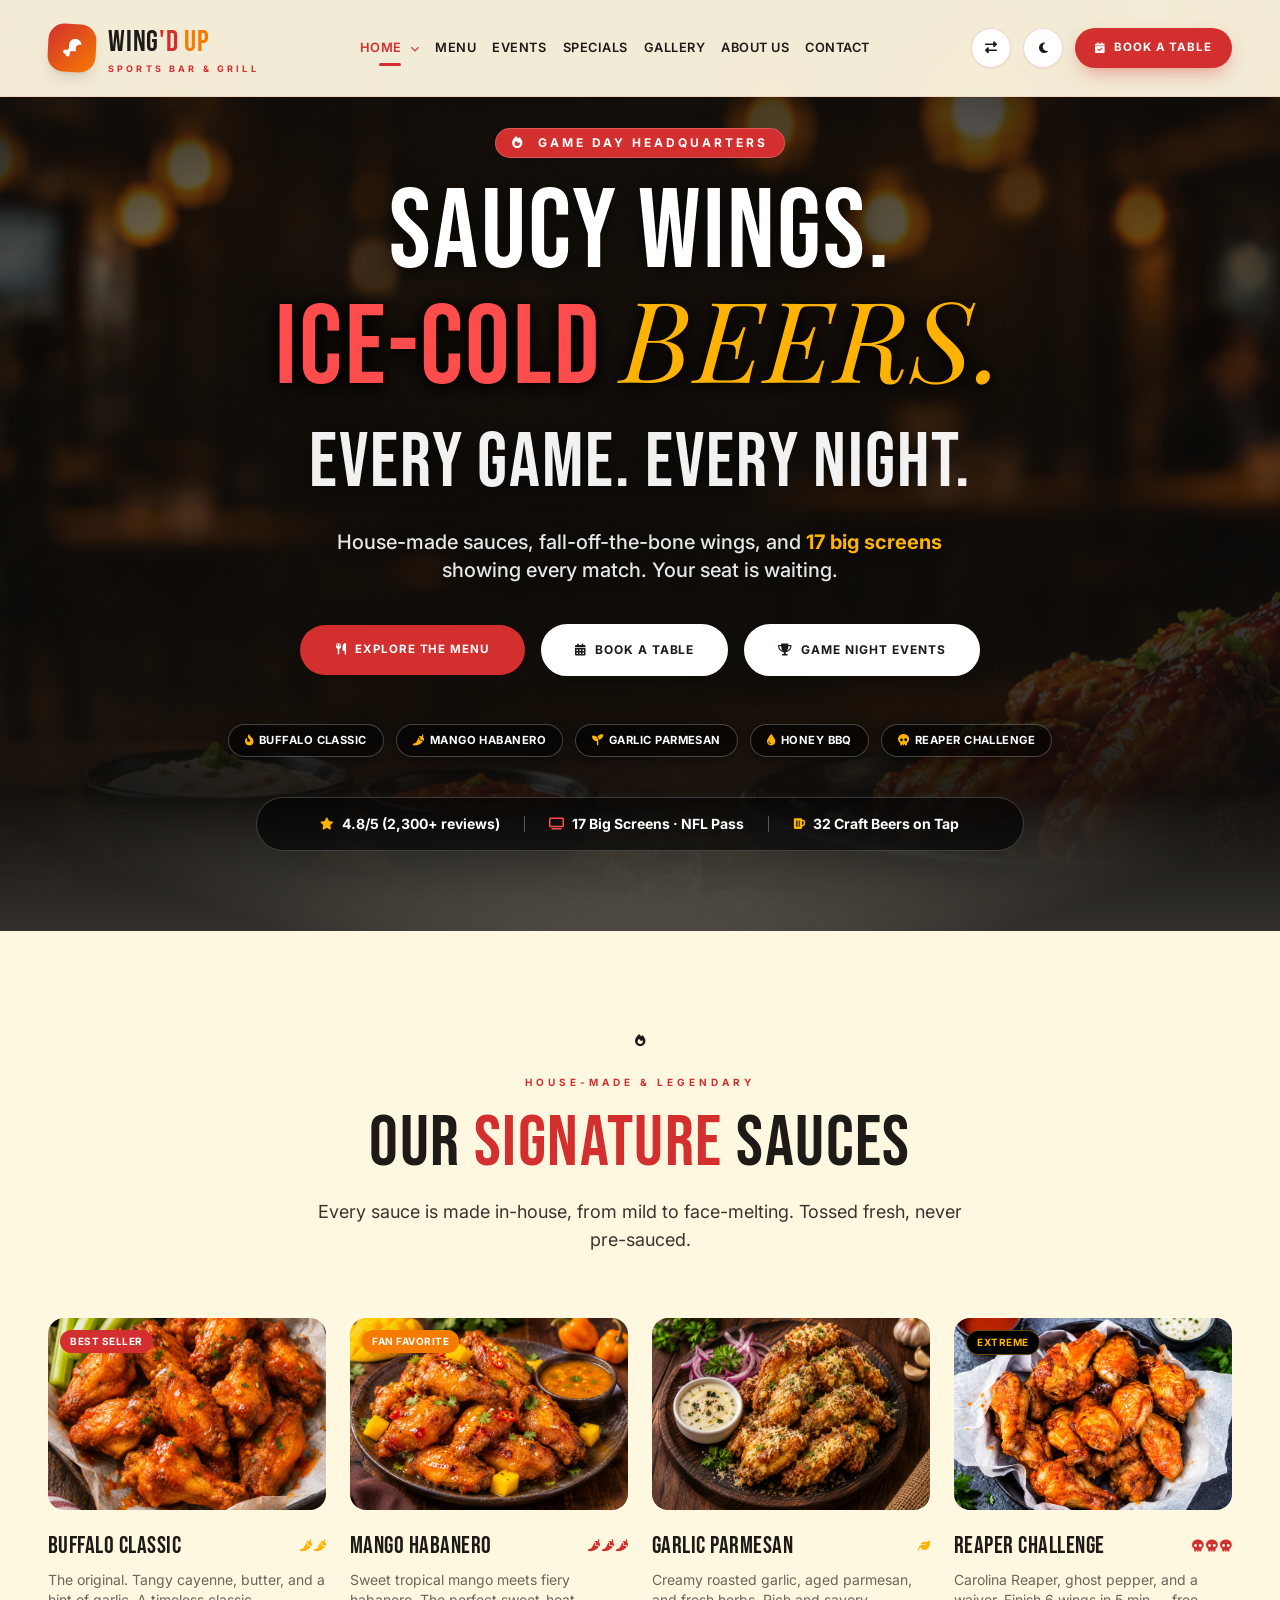
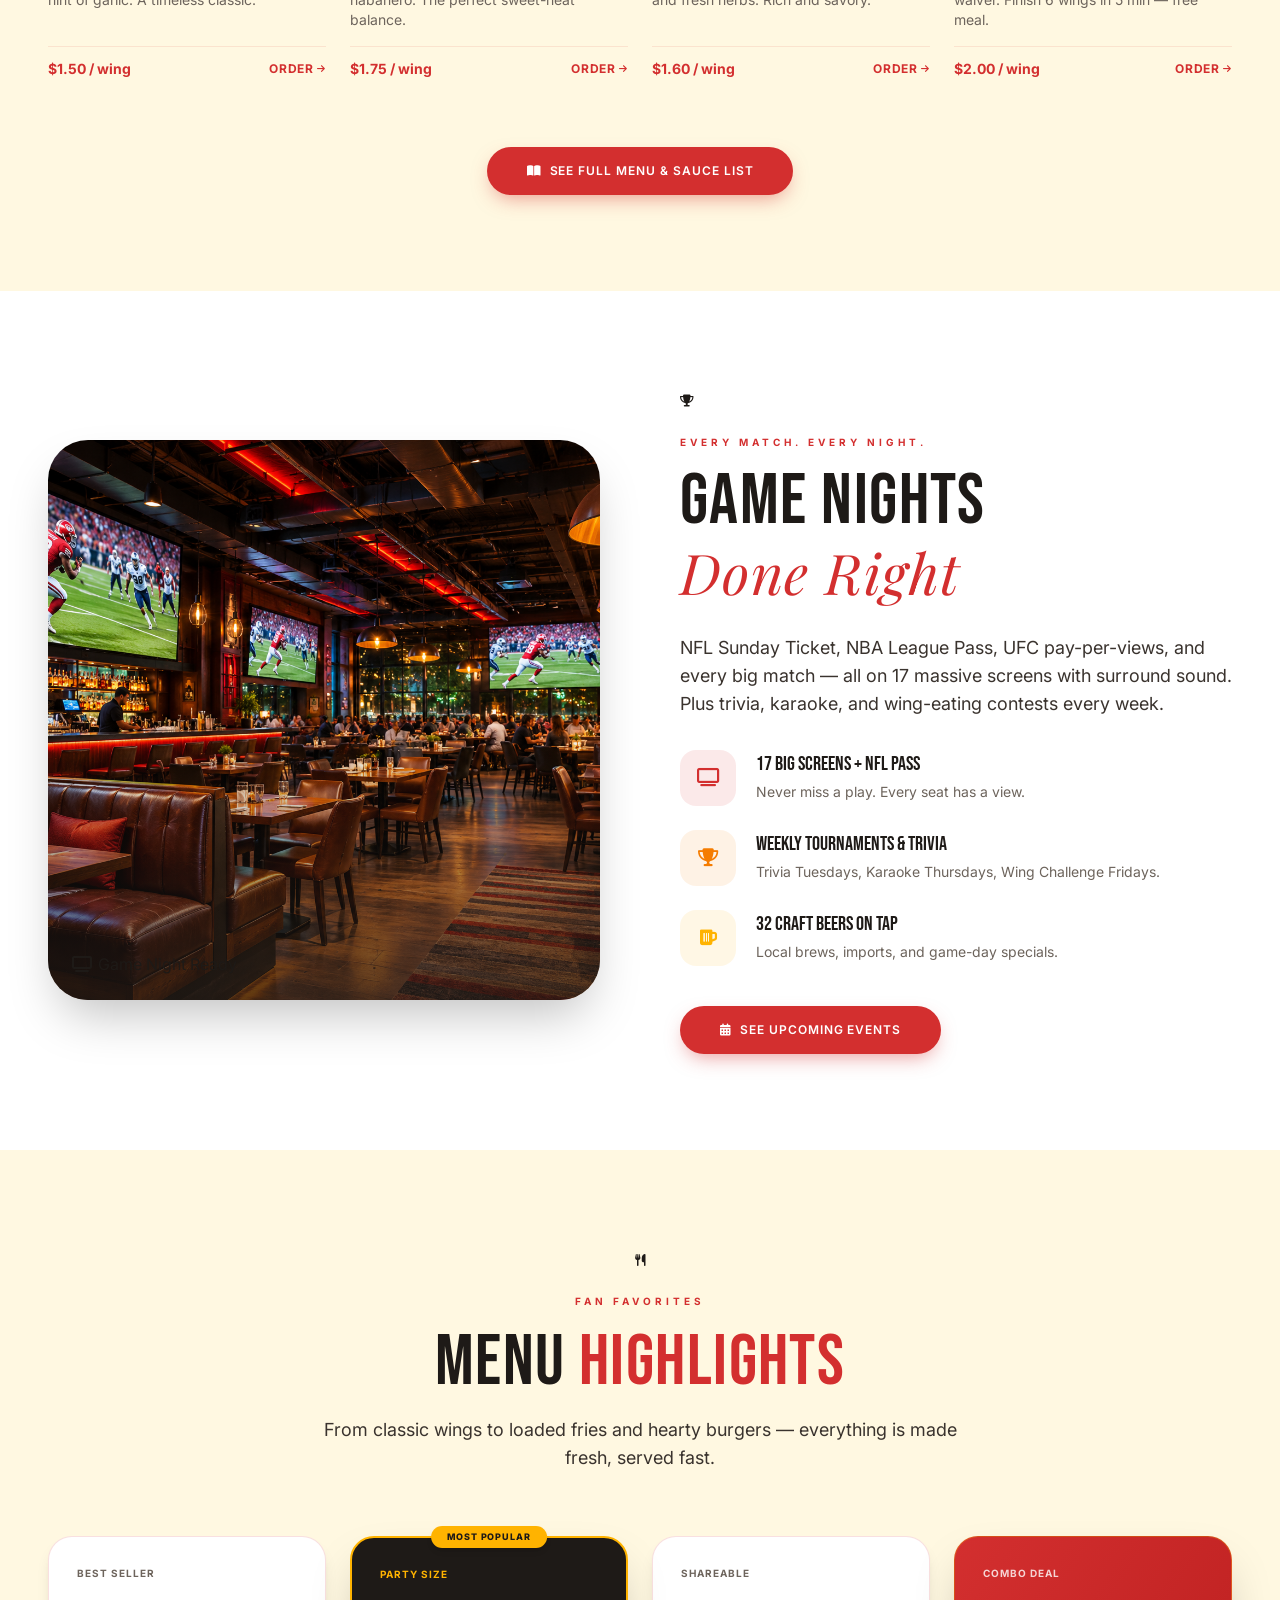
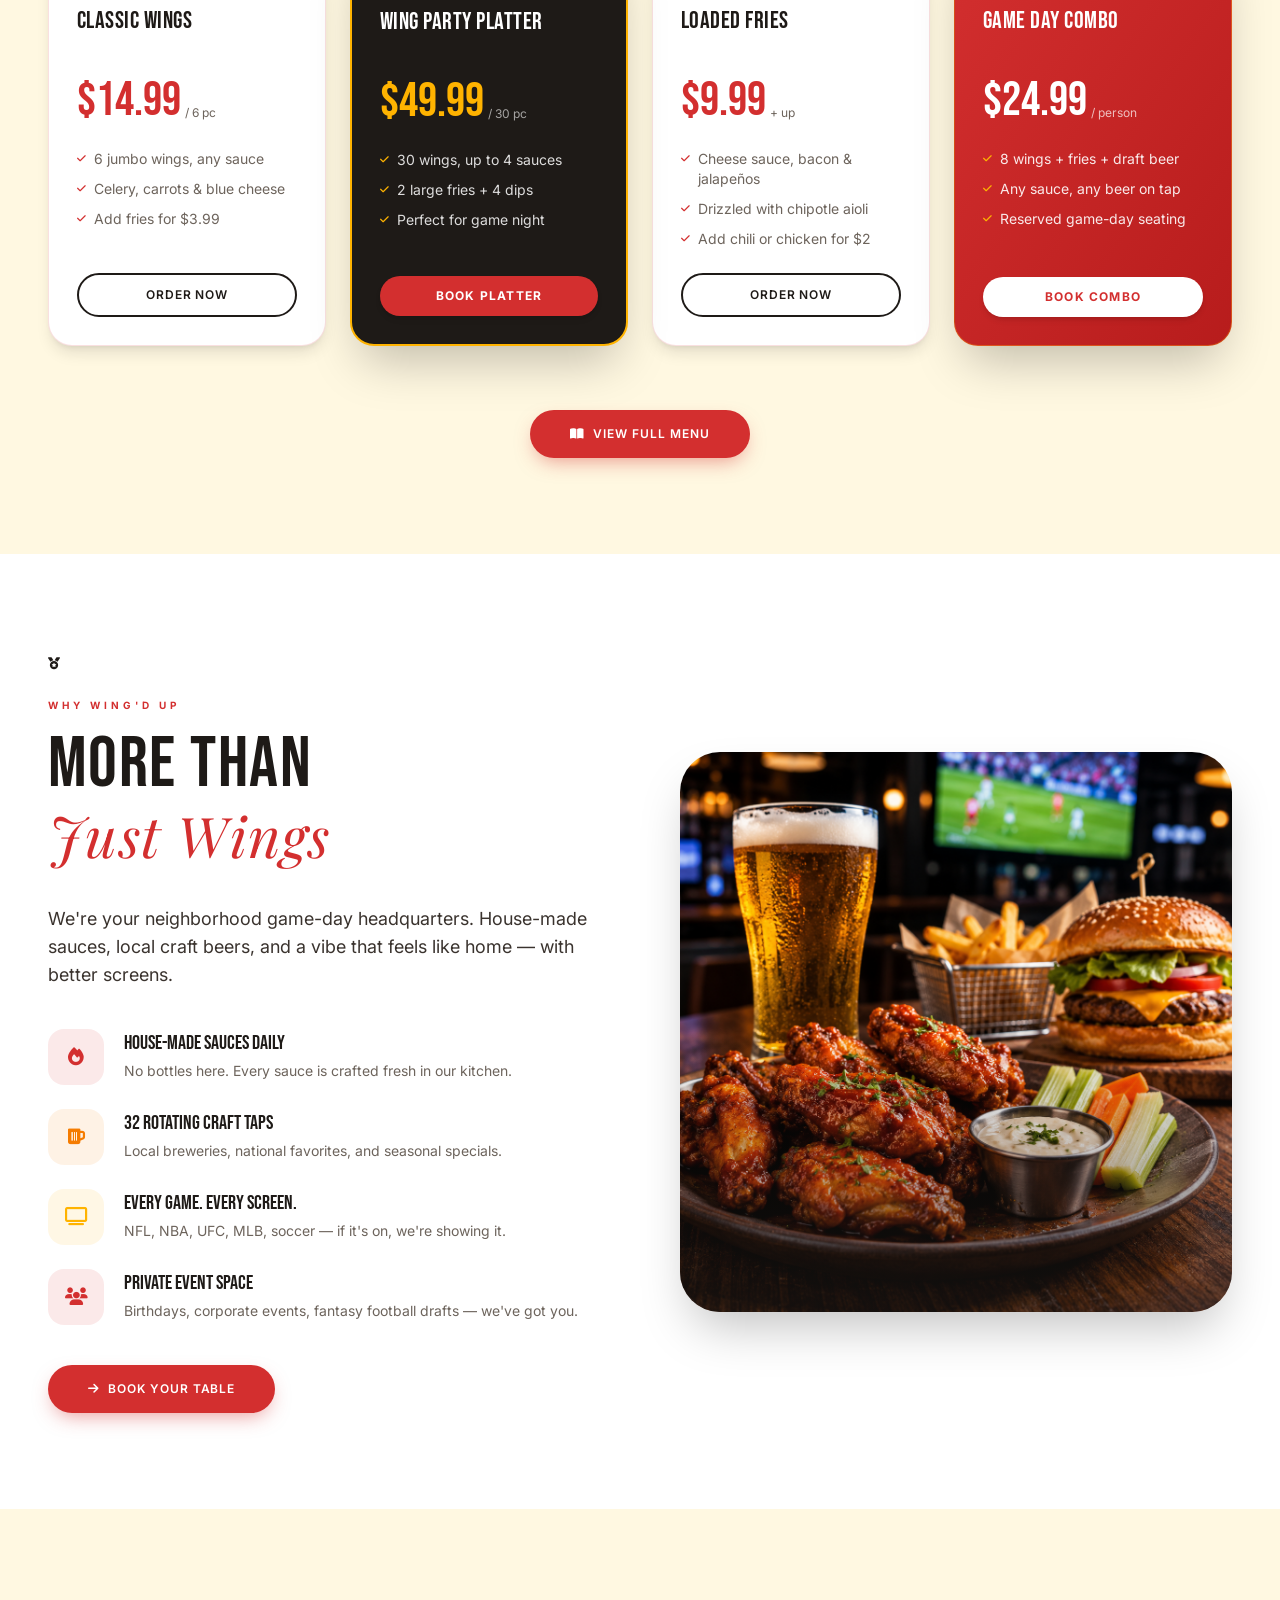
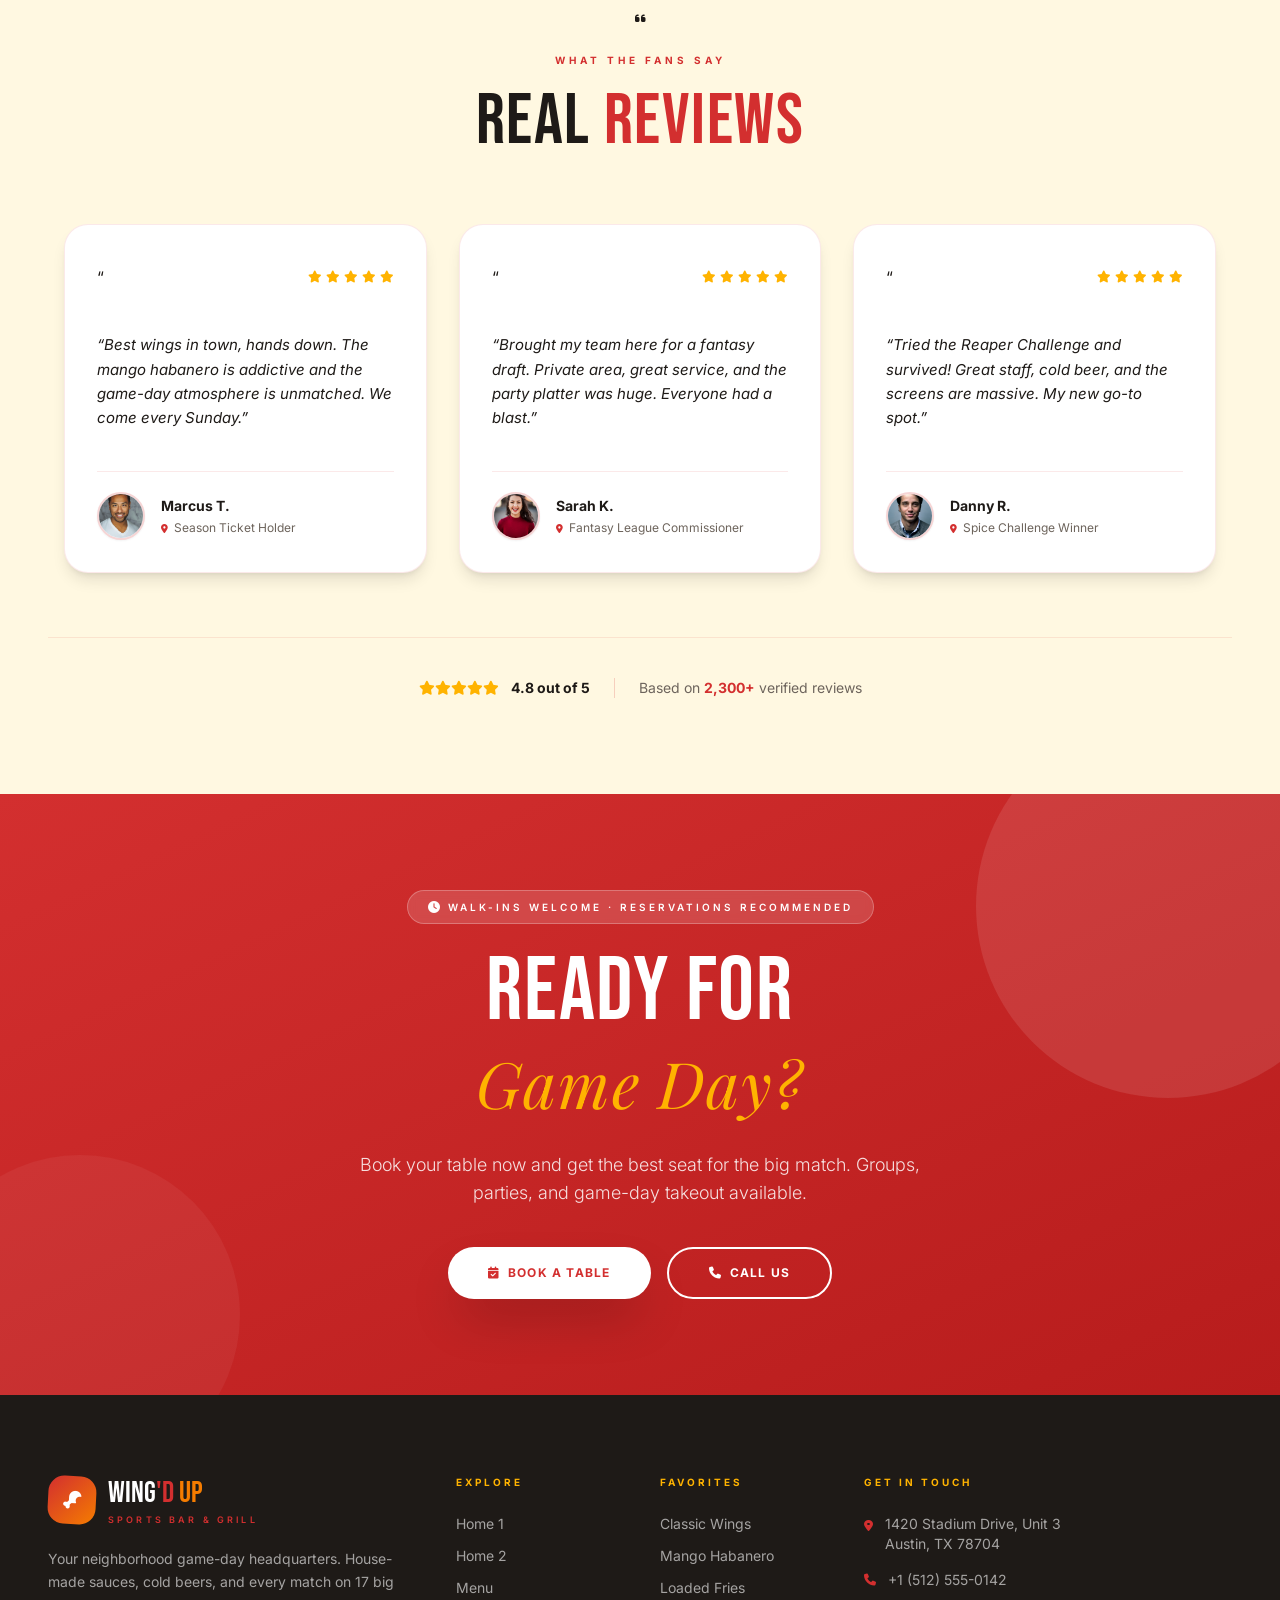
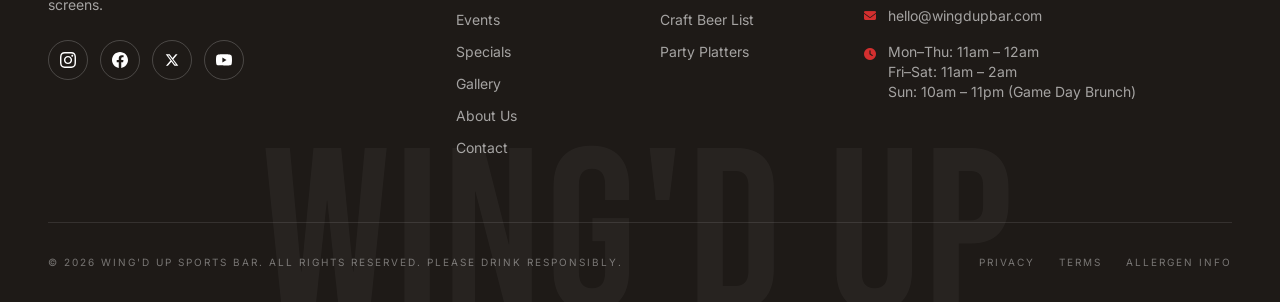
<file: index.html>
<!DOCTYPE html>
<html lang="en" dir="ltr" class="scroll-smooth">
<head>
  <meta charset="UTF-8" />
  <meta name="viewport" content="width=device-width, initial-scale=1.0" />
  <title>Wing &amp; Sports Bar · Home 1 · Sauce &amp; Game Nights</title>
  <link rel="icon" type="image/svg+xml" href="data:image/svg+xml,%3Csvg xmlns='http://www.w3.org/2000/svg' viewBox='0 0 24 24' fill='none' stroke='%23D32F2F' stroke-width='1.8' stroke-linecap='round' stroke-linejoin='round'%3E%3Cpath d='M12 2L2 7v10l10 5 10-5V7l-10-5zM2 7l10 5 10-5M12 22V12'/%3E%3C/svg%3E" />
  <meta name="description" content="Wing & Sports Bar — Home 1. Famous wings, house-made sauces, and the best game-night atmosphere in town. Book your table or explore our menu.">

  <script src="assets/tailwind.js"></script>
  <script>
    if (typeof tailwind === 'undefined') {
      document.write('<script src="https://cdn.tailwindcss.com"><\/script>');
    }
  </script>
  <link rel="stylesheet" href="assets/fontawesome/all.min.css">
  <link rel="stylesheet" href="https://cdnjs.cloudflare.com/ajax/libs/font-awesome/6.4.0/css/all.min.css">
  <link rel="preconnect" href="https://fonts.googleapis.com">
  <link rel="preconnect" href="https://fonts.gstatic.com" crossorigin>
  <link href="https://fonts.googleapis.com/css2?family=Bebas+Neue&family=Inter:wght@300;400;500;600;700;800&family=Playfair+Display:ital,wght@0,600;0,700;1,500&display=swap" rel="stylesheet">

  <script>
    tailwind.config = {
      darkMode: 'class',
      theme: {
        extend: {
          colors: {
            'wing-red': '#D32F2F',
            'wing-red-dark': '#B71C1C',
            'wing-orange': '#F57C00',
            'wing-amber': '#FFB300',
            'wing-cream': '#FFF8E1',
            'wing-charcoal': '#1E1A17',
            'wing-dark': '#0F0D0B',
            'wing-ash': '#6D645C',
            'wing-smoke': '#2D2824',
          },
          fontFamily: {
            display: ['"Bebas Neue"', 'sans-serif'],
            sans: ['"Inter"', 'sans-serif'],
            serif: ['"Playfair Display"', 'serif'],
          },
          animation: {
            'fade-up': 'fadeUp 0.9s ease-out forwards',
          },
          keyframes: {
            fadeUp: { '0%': { opacity: '0', transform: 'translateY(24px)' }, '100%': { opacity: '1', transform: 'translateY(0)' } },
          }
        }
      }
    }
  </script>

  <style>
    html { scroll-behavior: smooth; }
    html.dark { color-scheme: dark; }
    body {
      font-family: 'Inter', sans-serif;
      background-color: #FFF8E1;
      color: #1E1A17;
      overflow-x: hidden;
    }
    .dark body { background-color: #0F0D0B; color: #F5F0E8; }
    h1, h2, h3, .display-font { font-family: 'Bebas Neue', sans-serif; letter-spacing: 0.02em; line-height: 1.05; }
    .serif-accent { font-family: 'Playfair Display', serif; }

    body::-webkit-scrollbar { width: 8px; }
    body::-webkit-scrollbar-track { background: #FFF8E1; }
    body::-webkit-scrollbar-thumb { background: #D32F2F; border-radius: 10px; }
    .dark body::-webkit-scrollbar-track { background: #1E1A17; }

    /* Navbar */
    .nav-link {
      position: relative; font-weight: 600; color: #1E1A17; transition: color 0.3s;
      font-size: 0.8rem; letter-spacing: 0.04em; text-transform: uppercase; white-space: nowrap;
    }
    .dark .nav-link { color: #F5F0E8; }
    .nav-link:hover { color: #D32F2F; }
    .nav-link.active { color: #D32F2F !important; }
    .nav-link.active::after {
      content: ''; position: absolute; bottom: -8px; left: 50%; transform: translateX(-50%);
      width: 22px; height: 3px; background: #D32F2F; border-radius: 2px;
    }
    .dark .nav-link.active { color: #FF8A65 !important; }
    .dark .nav-link.active::after { background: #FF8A65; }
    .dark .nav-link:hover { color: #FF8A65; }

    /* Fixed Dropdown Styling */
    .dropdown-menu-custom {
      position: absolute; 
      top: 100%; 
      left: 50%; 
      transform: translateX(-50%) translateY(12px);
      min-width: 200px;
      background: #FFFFFF; 
      border-radius: 16px; 
      padding: 0.5rem 0;
      box-shadow: 0 20px 40px -12px rgba(0,0,0,0.15), 0 4px 10px -4px rgba(0,0,0,0.1);
      opacity: 0; 
      visibility: hidden; 
      transition: all 0.25s ease; 
      z-index: 1000;
      border: 1px solid #FFE0B2;
    }
    .dark .dropdown-menu-custom { 
      background: #2D2824; 
      border-color: #D32F2F; 
      box-shadow: 0 20px 40px -12px rgba(0,0,0,0.5);
    }
    
    /* Show dropdown on hover */
    .dropdown-custom:hover .dropdown-menu-custom { 
      opacity: 1; 
      visibility: visible; 
      transform: translateX(-50%) translateY(0); 
    }
    
    .dropdown-item {
      display: flex; 
      align-items: center; 
      padding: 0.65rem 1.4rem;
      transition: all 0.2s; 
      color: #1E1A17; 
      font-size: 0.85rem; 
      letter-spacing: 0.02em; 
      font-weight: 500;
    }
    .dark .dropdown-item { color: #F5F0E8; }
    .dropdown-item:hover { background-color: #FFF8E1; color: #B71C1C; padding-left: 1.7rem; }
    .dark .dropdown-item:hover { background-color: #D32F2F; color: #FFFFFF !important; padding-left: 1.7rem; }
    .dropdown-item.active { background-color: #FFE0B2; color: #B71C1C !important; font-weight: 700; }
    .dark .dropdown-item.active { background-color: #D32F2F; color: #FFFFFF !important; }

    /* Mobile Menu */
    .mobile-menu {
      background: #FFFFFF; max-height: 0; overflow: hidden;
      transition: max-height 0.45s cubic-bezier(0.4, 0, 0.2, 1);
      border-radius: 0 0 24px 24px;
    }
    .dark .mobile-menu { background: #2D2824; }
    .mobile-menu.open { max-height: 85vh; overflow-y: auto; }

    .btn-primary {
      background-color: #D32F2F; color: #FFFFFF; font-weight: 700; border-radius: 50px;
      transition: all 0.3s ease; letter-spacing: 0.08em; text-transform: uppercase; font-size: 0.72rem;
      box-shadow: 0 8px 20px -6px rgba(211,47,47,0.5); white-space: nowrap;
    }
    .btn-primary:hover {
      background-color: #B71C1C; transform: translateY(-2px);
      box-shadow: 0 15px 30px -6px rgba(211,47,47,0.6);
    }
    .btn-outline {
      border: 2px solid #1E1A17; color: #1E1A17; background: transparent; border-radius: 50px;
      font-weight: 700; transition: all 0.3s; letter-spacing: 0.08em; text-transform: uppercase; font-size: 0.72rem;
      white-space: nowrap;
    }
    .btn-outline:hover { background-color: #1E1A17; color: #FFF8E1; transform: translateY(-2px); }
    .dark .btn-outline { border-color: #F5F0E8; color: #F5F0E8; }
    .dark .btn-outline:hover { background-color: #F5F0E8; color: #1E1A17; }

    /* Hero with assets/bg.png (Optimized readability) */
    .hero-wings { position: relative; overflow: hidden; background-color: #0F0D0B; }
    .hero-overlay {
      position: absolute; inset: 0;
      background:
        radial-gradient(ellipse 70% 60% at 50% 45%, rgba(15, 13, 11, 0.72) 0%, rgba(15, 13, 11, 0.42) 65%, rgba(15, 13, 11, 0.85) 100%),
        linear-gradient(180deg, rgba(15, 13, 11, 0.7) 0%, rgba(15, 13, 11, 0.25) 35%, rgba(15, 13, 11, 0.8) 85%, #FFF8E1 100%);
      pointer-events: none;
    }
    .dark .hero-overlay {
      background:
        radial-gradient(ellipse 70% 60% at 50% 45%, rgba(15, 13, 11, 0.72) 0%, rgba(15, 13, 11, 0.45) 65%, rgba(15, 13, 11, 0.88) 100%),
        linear-gradient(180deg, rgba(15, 13, 11, 0.75) 0%, rgba(15, 13, 11, 0.3) 35%, rgba(15, 13, 11, 0.88) 85%, #0F0D0B 100%);
    }

    .hero-wings .sauce-chip {
      display: inline-flex; align-items: center; gap: 0.35rem;
      background: rgba(0, 0, 0, 0.6); backdrop-filter: blur(8px);
      border: 1px solid rgba(255, 255, 255, 0.25); border-radius: 100px; padding: 0.45rem 1rem;
      font-size: 0.7rem; font-weight: 700; letter-spacing: 0.04em; text-transform: uppercase; color: #FFFFFF;
      box-shadow: 0 4px 15px rgba(0, 0, 0, 0.35); text-shadow: 0 1px 3px rgba(0, 0, 0, 0.8);
      transition: all 0.25s;
    }
    .hero-wings .sauce-chip i { color: #FFB300; }
    .hero-wings .sauce-chip:hover {
      background: #D32F2F; border-color: #D32F2F; color: #FFFFFF;
      transform: translateY(-2px); box-shadow: 0 8px 20px rgba(211, 47, 47, 0.5);
    }
    .hero-wings .sauce-chip:hover i { color: #FFFFFF; }

    /* Responsive typography helpers */
    .hero-title { font-size: clamp(3rem, 9vw, 7rem); line-height: 0.92; }
    .hero-sub { font-size: clamp(2.5rem, 6vw, 5rem); }
    .section-title { font-size: clamp(2.5rem, 6vw, 4.5rem); }
    .section-title-sm { font-size: clamp(2rem, 5vw, 3.5rem); }

    /* Prevent overflow on long words */
    .break-safe { overflow-wrap: anywhere; word-break: break-word; }
  
    /* Sauce Card Alignment */
    .sauce-card {
      display: flex !important;
      flex-direction: column !important;
      height: 100% !important;
    }
    .sauce-card-body {
      display: flex !important;
      flex-direction: column !important;
      flex: 1 1 auto !important;
    }
    .sauce-card-desc {
      flex: 1 1 auto !important;
    }
    .sauce-card-footer {
      margin-top: auto !important;
    }
  
    /* Hero solid white button with guaranteed dark text in all themes */
    .hero-btn-white {
      background-color: #FFFFFF !important;
      color: #1E1A17 !important;
      border: 2px solid #FFFFFF !important;
      font-weight: 700;
      letter-spacing: 0.08em;
      text-transform: uppercase;
      font-size: 0.72rem;
      border-radius: 50px;
      box-shadow: 0 10px 25px -5px rgba(0, 0, 0, 0.35);
      transition: all 0.3s ease;
      white-space: nowrap;
    }
    .hero-btn-white:hover {
      background-color: #D32F2F !important;
      color: #FFFFFF !important;
      border-color: #D32F2F !important;
      transform: translateY(-2px);
      box-shadow: 0 15px 30px -5px rgba(211, 47, 47, 0.55);
    }
    .dark .hero-btn-white {
      background-color: #FFFFFF !important;
      color: #1E1A17 !important;
      border-color: #FFFFFF !important;
    }
    .dark .hero-btn-white:hover {
      background-color: #D32F2F !important;
      color: #FFFFFF !important;
      border-color: #D32F2F !important;
    }
  
    /* Critical Hero & Layout Protection (Zero-FOUC & Offline safety) */
    .hero-wings, .stadium-hero {
      position: relative;
      min-height: 100vh;
      display: flex;
      flex-direction: column;
      justify-content: center;
      align-items: center;
      overflow: hidden;
    }
    .hero-wings > .absolute, .stadium-hero > .absolute {
      position: absolute;
      inset: 0;
    }
    .hero-wings img, .stadium-hero img {
      width: 100%;
      height: 100%;
      object-fit: cover;
      object-position: center;
    }
  </style>
</head>

<body>

  <!-- ============================================= -->
  <!-- NAVIGATION -->
  <!-- ============================================= -->
  <nav class="fixed top-0 left-0 right-0 z-50 bg-wing-cream/95 dark:bg-[#0F0D0B]/95 backdrop-blur-md border-b border-wing-red/10 dark:border-wing-red/20 shadow-sm transition-all duration-300">
    <div class="max-w-[1400px] mx-auto px-4 sm:px-6 lg:px-10 xl:px-12">
      <div class="flex items-center justify-between h-16 sm:h-20 lg:h-24 gap-3">

        <!-- Logo -->
        <a href="index.html" class="flex items-center gap-2 sm:gap-3 group shrink-0">
          <div class="w-9 h-9 sm:w-11 sm:h-11 lg:w-12 lg:h-12 rounded-xl sm:rounded-2xl bg-gradient-to-br from-wing-red to-wing-orange flex items-center justify-center shadow-lg group-hover:scale-105 transition-transform duration-300 rotate-3 group-hover:rotate-0 shrink-0">
            <i class="fas fa-drumstick-bite text-white text-base sm:text-lg"></i>
          </div>
          <div class="leading-none">
            <div class="text-xl sm:text-2xl lg:text-3xl font-display text-[#1E1A17] dark:text-[#F5F0E8] tracking-wide">
              Wing<span class="text-wing-red">'d</span> <span class="text-wing-orange">Up</span>
            </div>
            <div class="text-[7px] sm:text-[8px] lg:text-[9px] uppercase tracking-[0.35em] text-wing-red font-bold mt-0.5 sm:mt-1">Sports Bar &amp; Grill</div>
          </div>
        </a>

        <!-- Desktop nav -->
        <div class="hidden xl:flex items-center gap-4 2xl:gap-6">
          
          <!-- Dropdown -->
          <div class="dropdown-custom relative py-4">
            <button class="nav-link active flex items-center gap-1">
              Home <i class="fas fa-chevron-down text-[9px] ms-1"></i>
            </button>
            <div class="dropdown-menu-custom">
              <a href="index.html" class="dropdown-item active font-bold">Home 1</a>
              <a href="home2.html" class="dropdown-item">Home 2</a>
            </div>
          </div>
          
          <a href="menu.html" class="nav-link">Menu</a>
          <a href="events.html" class="nav-link">Events</a>
          <a href="specials.html" class="nav-link">Specials</a>
          <a href="gallery.html" class="nav-link">Gallery</a>
          <a href="our-story.html" class="nav-link">About Us</a>
          <a href="contact.html" class="nav-link">Contact</a>
        </div>

        <!-- Right actions -->
        <div class="flex items-center gap-2 sm:gap-3 shrink-0">
          <button id="rtl-toggle" class="hidden xl:flex w-10 h-10 2xl:w-11 2xl:h-11 rounded-full bg-white dark:bg-[#2D2824] border border-wing-red/20 dark:border-wing-red/30 items-center justify-center text-[#1E1A17] dark:text-[#F5F0E8] hover:bg-wing-red hover:border-wing-red hover:text-white shadow-sm transition-all duration-300" title="Toggle RTL / LTR" aria-label="Toggle text direction">
            <i class="fas fa-right-left text-xs"></i>
          </button>
          <button id="theme-toggle" class="hidden xl:flex w-10 h-10 2xl:w-11 2xl:h-11 rounded-full bg-white dark:bg-[#2D2824] border border-wing-red/20 dark:border-wing-red/30 items-center justify-center text-[#1E1A17] dark:text-[#F5F0E8] hover:bg-wing-red hover:border-wing-red hover:text-white shadow-sm transition-all duration-300" title="Toggle theme" aria-label="Toggle color theme">
            <i class="fas fa-moon dark:hidden text-xs"></i>
            <i class="fas fa-sun hidden dark:inline text-xs"></i>
          </button>
          <a href="contact.html" class="hidden xl:inline-flex btn-primary h-10 2xl:h-11 px-5 2xl:px-7 rounded-full items-center justify-center gap-2">
            <i class="fas fa-calendar-check text-[11px]"></i> Book a Table
          </a>
          <button id="mobile-toggle" class="xl:hidden w-10 h-10 rounded-full bg-wing-red text-white flex items-center justify-center shadow-md">
            <i class="fas fa-bars text-sm"></i>
          </button>
        </div>
      </div>

      <!-- Mobile menu -->
      <div id="mobile-menu" class="mobile-menu xl:hidden">
        <div class="py-4 px-2 space-y-1">
          <div>
            <button onclick="document.getElementById('home-mobile-drop').classList.toggle('hidden'); document.getElementById('home-mobile-icon').classList.toggle('rotate-180')" class="w-full flex items-center justify-between py-3 px-4 font-bold text-wing-red dark:text-wing-red bg-wing-red/10 dark:bg-wing-red/20 hover:bg-wing-red/15 rounded-xl text-sm cursor-pointer">
              <span>Home</span>
              <i id="home-mobile-icon" class="fas fa-chevron-down text-xs transition-transform duration-300"></i>
            </button>
            <div id="home-mobile-drop" class="hidden pl-2 space-y-1 mt-1 mb-2">
              <a href="index.html" class="block py-2.5 px-4 font-bold text-wing-red dark:text-wing-red bg-wing-red/10 dark:bg-wing-red/20 rounded-lg text-sm transition">
                <i class="fas fa-home w-5 me-2 text-xs"></i> Home 1
              </a>
              <a href="home2.html" class="block py-2.5 px-4 font-medium text-[#1E1A17] dark:text-[#F5F0E8] hover:bg-wing-red/10 dark:hover:bg-wing-red/20 rounded-lg text-sm transition">
                <i class="fas fa-home w-5 me-2 text-xs"></i> Home 2
              </a>
            </div>
          </div>
          <a href="menu.html" class="block py-3 px-4 font-medium text-[#1E1A17] dark:text-[#F5F0E8] hover:bg-wing-red/10 dark:hover:bg-wing-red/20 rounded-xl text-sm transition">Menu</a>
          <a href="events.html" class="block py-3 px-4 font-medium text-[#1E1A17] dark:text-[#F5F0E8] hover:bg-wing-red/10 dark:hover:bg-wing-red/20 rounded-xl text-sm transition">Events</a>
          <a href="specials.html" class="block py-3 px-4 font-medium text-[#1E1A17] dark:text-[#F5F0E8] hover:bg-wing-red/10 dark:hover:bg-wing-red/20 rounded-xl text-sm transition">Specials</a>
          <a href="gallery.html" class="block py-3 px-4 font-medium text-[#1E1A17] dark:text-[#F5F0E8] hover:bg-wing-red/10 dark:hover:bg-wing-red/20 rounded-xl text-sm transition">Gallery</a>
          <a href="our-story.html" class="block py-3 px-4 font-medium text-[#1E1A17] dark:text-[#F5F0E8] hover:bg-wing-red/10 dark:hover:bg-wing-red/20 rounded-xl text-sm transition">About Us</a>
          <a href="contact.html" class="block py-3 px-4 font-medium text-[#1E1A17] dark:text-[#F5F0E8] hover:bg-wing-red/10 dark:hover:bg-wing-red/20 rounded-xl text-sm transition">Contact</a>
          <div class="flex flex-col gap-2.5 pt-4 mt-2 border-t border-wing-red/20 dark:border-wing-red/30">
            <a href="contact.html" class="text-center btn-primary py-3 rounded-full text-xs font-bold">Book a Table</a>
            <div class="flex gap-2.5">
              <button id="mobile-theme-toggle" class="flex-1 py-2.5 rounded-full bg-wing-red/10 dark:bg-wing-red/20 text-wing-red text-xs font-semibold">
                <i class="fas fa-moon dark:hidden"></i><i class="fas fa-sun hidden dark:inline"></i> Theme
              </button>
              <button id="mobile-rtl-toggle" class="flex-1 py-2.5 rounded-full bg-wing-red/10 dark:bg-wing-red/20 text-wing-red text-xs font-semibold">
                <i class="fas fa-exchange-alt"></i> RTL
              </button>
            </div>
          </div>
        </div>
      </div>
    </div>
  </nav>

  <!-- ============================================= -->
  <!-- SECTION 1: HERO -->
  <!-- ============================================= -->
    <section class="hero-wings min-h-screen flex flex-col justify-center items-center pt-24 sm:pt-28 lg:pt-32 pb-12 sm:pb-16 lg:pb-20 relative overflow-hidden">
    <div class="absolute inset-0 z-0">
      <img src="assets/bg.png" alt="Saucy wings and ice-cold beers at sports bar" class="w-full h-full object-cover object-center">
      <div class="hero-overlay"></div>
    </div>

    <div class="max-w-[1400px] mx-auto px-4 sm:px-6 lg:px-10 xl:px-12 w-full relative z-10 flex flex-col justify-center">
      <div class="text-center max-w-4xl mx-auto animate-fade-up">
        <span class="inline-block py-1.5 px-3 sm:px-4 rounded-full bg-wing-red text-white text-[9px] sm:text-[10px] md:text-xs font-bold tracking-[0.2em] sm:tracking-[0.25em] uppercase mb-5 sm:mb-6 shadow-xl backdrop-blur-sm border border-white/20">
          <i class="fas fa-fire me-1.5"></i> Game Day Headquarters
        </span>

        <h1 class="hero-title font-display text-white mb-4 sm:mb-6 break-safe drop-shadow-[0_3px_12px_rgba(0,0,0,0.85)]">
          SAUCY WINGS.<br>
          <span class="text-[#FF4D4D] drop-shadow-[0_2px_8px_rgba(0,0,0,0.9)]">ICE-COLD</span> <span class="text-wing-amber serif-accent italic drop-shadow-[0_2px_8px_rgba(0,0,0,0.9)]">BEERS.</span><br>
          <span class="hero-sub tracking-wide text-white/95">EVERY GAME. EVERY NIGHT.</span>
        </h1>

        <p class="text-white/90 font-medium text-base sm:text-lg md:text-xl max-w-2xl mx-auto mb-8 sm:mb-10 leading-relaxed px-2 drop-shadow-[0_2px_8px_rgba(0,0,0,0.9)]">
          House-made sauces, fall-off-the-bone wings, and <span class="font-bold text-wing-amber">17 big screens</span> showing every match. Your seat is waiting.
        </p>

        <div class="flex flex-col sm:flex-row gap-3 sm:gap-4 justify-center items-center mb-8 sm:mb-12 px-2">
          <a href="menu.html" class="btn-primary px-7 sm:px-9 py-3.5 sm:py-4 rounded-full inline-flex items-center justify-center gap-2 w-full sm:w-auto shadow-xl">
            <i class="fas fa-utensils"></i> Explore the Menu
          </a>
          <a href="contact.html" class="hero-btn-white px-7 sm:px-8 py-3.5 sm:py-4 rounded-full inline-flex items-center justify-center gap-2 text-xs text-[#1E1A17] shadow-xl transition w-full sm:w-auto">
            <i class="fas fa-calendar-alt"></i> Book a Table
          </a>
          <a href="events.html" class="hero-btn-white px-7 sm:px-8 py-3.5 sm:py-4 rounded-full inline-flex items-center justify-center gap-2 text-xs text-[#1E1A17] shadow-xl transition w-full sm:w-auto">
            <i class="fas fa-trophy"></i> Game Night Events
          </a>
        </div>

        <div class="flex flex-wrap justify-center gap-2 sm:gap-3 mb-8 sm:mb-10 px-2">
          <a href="menu.html" class="sauce-chip"><i class="fas fa-fire-flame-curved"></i> Buffalo Classic</a>
          <a href="menu.html" class="sauce-chip"><i class="fas fa-pepper-hot"></i> Mango Habanero</a>
          <a href="menu.html" class="sauce-chip"><i class="fas fa-seedling"></i> Garlic Parmesan</a>
          <a href="menu.html" class="sauce-chip"><i class="fas fa-droplet"></i> Honey BBQ</a>
          <a href="menu.html" class="sauce-chip"><i class="fas fa-skull"></i> Reaper Challenge</a>
        </div>

        <div class="flex flex-col sm:flex-row flex-wrap items-center justify-center gap-3 sm:gap-x-6 gap-y-2 bg-black/65 backdrop-blur-md rounded-2xl sm:rounded-full px-4 sm:px-6 py-3 sm:py-4 border border-white/20 shadow-2xl max-w-3xl mx-auto text-white">
          <div class="flex items-center gap-2">
            <i class="fas fa-star text-wing-amber text-xs"></i>
            <span class="text-xs sm:text-sm font-bold text-white drop-shadow-sm">4.8/5 (2,300+ reviews)</span>
          </div>
          <span class="hidden sm:block w-px h-4 bg-white/30"></span>
          <div class="flex items-center gap-2">
            <i class="fas fa-tv text-[#FF4D4D] text-xs"></i>
            <span class="text-xs sm:text-sm font-bold text-white drop-shadow-sm">17 Big Screens · NFL Pass</span>
          </div>
          <span class="hidden sm:block w-px h-4 bg-white/30"></span>
          <div class="flex items-center gap-2">
            <i class="fas fa-beer-mug-empty text-wing-amber text-xs"></i>
            <span class="text-xs sm:text-sm font-bold text-white drop-shadow-sm">32 Craft Beers on Tap</span>
          </div>
        </div>
      </div>
    </div>
  </section>

  <!-- ============================================= -->
  <!-- SECTION 2: SIGNATURE SAUCES -->
  <!-- ============================================= -->
  <section class="py-16 sm:py-20 lg:py-24 bg-wing-cream dark:bg-wing-dark relative sports-bar-bg">
    <div class="max-w-[1400px] mx-auto px-4 sm:px-6 lg:px-10 xl:px-12 relative z-10">
      <div class="text-center mb-10 sm:mb-16 reveal">
        <div class="divider-flame mb-4 sm:mb-6"><i class="fas fa-fire text-xs"></i></div>
        <span class="block text-[9px] sm:text-[10px] uppercase tracking-[0.3em] sm:tracking-[0.4em] text-wing-red font-bold mb-3 sm:mb-4">House-Made &amp; Legendary</span>
        <h2 class="section-title font-display text-[#1E1A17] dark:text-[#F5F0E8] mb-3 sm:mb-4 break-safe">
          OUR <span class="text-wing-red">SIGNATURE</span> SAUCES
        </h2>
        <p class="text-[#3A332E] dark:text-[#D9CFC4] max-w-2xl mx-auto text-sm sm:text-base md:text-lg leading-relaxed">
          Every sauce is made in-house, from mild to face-melting. Tossed fresh, never pre-sauced.
        </p>
      </div>

      <div class="grid grid-cols-1 sm:grid-cols-2 lg:grid-cols-4 gap-5 sm:gap-6 max-w-7xl mx-auto items-stretch">

        <!-- Sauce 1 -->
        <div class="sauce-card reveal">
          <div class="h-44 sm:h-48 overflow-hidden relative rounded-2xl shrink-0">
            <img src="assets/buff.png" alt="Buffalo sauce" class="w-full h-full object-cover">
            <span class="absolute top-3 left-3 bg-wing-red text-white text-[9px] sm:text-[10px] font-bold px-2.5 py-1 rounded-full uppercase tracking-wider shadow-sm">Best Seller</span>
          </div>
          <div class="pt-4 sm:pt-5 pb-1 flex flex-col flex-1 sauce-card-body">
            <div class="flex items-center justify-between mb-2 min-h-[2rem]">
              <h3 class="font-display text-xl sm:text-2xl text-[#1E1A17] dark:text-[#F5F0E8] leading-tight">Buffalo Classic</h3>
              <div class="flex text-wing-amber text-xs gap-0.5"><i class="fas fa-pepper-hot"></i><i class="fas fa-pepper-hot"></i></div>
            </div>
            <p class="text-xs sm:text-sm text-wing-ash dark:text-[#B9AFA5] leading-relaxed mb-4 flex-1 sauce-card-desc">The original. Tangy cayenne, butter, and a hint of garlic. A timeless classic.</p>
            <div class="flex items-center justify-between pt-3 mt-auto border-t border-wing-red/10 dark:border-wing-red/20 sauce-card-footer">
              <span class="text-wing-red font-bold text-xs sm:text-sm">$1.50 / wing</span>
              <a href="menu.html" class="text-wing-red text-[10px] sm:text-xs font-bold uppercase tracking-wider hover:text-wing-orange transition inline-flex items-center gap-1">Order <i class="fas fa-arrow-right text-[9px]"></i></a>
            </div>
          </div>
        </div>

        <!-- Sauce 2 -->
        <div class="sauce-card reveal">
          <div class="h-44 sm:h-48 overflow-hidden relative rounded-2xl shrink-0">
            <img src="assets/man.png" alt="Mango Habanero sauce" class="w-full h-full object-cover">
            <span class="absolute top-3 left-3 bg-wing-orange text-white text-[9px] sm:text-[10px] font-bold px-2.5 py-1 rounded-full uppercase tracking-wider shadow-sm">Fan Favorite</span>
          </div>
          <div class="pt-4 sm:pt-5 pb-1 flex flex-col flex-1 sauce-card-body">
            <div class="flex items-center justify-between mb-2 min-h-[2rem]">
              <h3 class="font-display text-xl sm:text-2xl text-[#1E1A17] dark:text-[#F5F0E8] leading-tight">Mango Habanero</h3>
              <div class="flex text-wing-red text-xs gap-0.5"><i class="fas fa-pepper-hot"></i><i class="fas fa-pepper-hot"></i><i class="fas fa-pepper-hot"></i></div>
            </div>
            <p class="text-xs sm:text-sm text-wing-ash dark:text-[#B9AFA5] leading-relaxed mb-4 flex-1 sauce-card-desc">Sweet tropical mango meets fiery habanero. The perfect sweet-heat balance.</p>
            <div class="flex items-center justify-between pt-3 mt-auto border-t border-wing-red/10 dark:border-wing-red/20 sauce-card-footer">
              <span class="text-wing-red font-bold text-xs sm:text-sm">$1.75 / wing</span>
              <a href="menu.html" class="text-wing-red text-[10px] sm:text-xs font-bold uppercase tracking-wider hover:text-wing-orange transition inline-flex items-center gap-1">Order <i class="fas fa-arrow-right text-[9px]"></i></a>
            </div>
          </div>
        </div>

        <!-- Sauce 3 -->
        <div class="sauce-card reveal">
          <div class="h-44 sm:h-48 overflow-hidden relative rounded-2xl shrink-0">
            <img src="assets/garli.png" alt="Garlic Parmesan sauce" class="w-full h-full object-cover">
          </div>
          <div class="pt-4 sm:pt-5 pb-1 flex flex-col flex-1 sauce-card-body">
            <div class="flex items-center justify-between mb-2 min-h-[2rem]">
              <h3 class="font-display text-xl sm:text-2xl text-[#1E1A17] dark:text-[#F5F0E8] leading-tight">Garlic Parmesan</h3>
              <div class="flex text-wing-amber text-xs gap-0.5"><i class="fas fa-leaf"></i></div>
            </div>
            <p class="text-xs sm:text-sm text-wing-ash dark:text-[#B9AFA5] leading-relaxed mb-4 flex-1 sauce-card-desc">Creamy roasted garlic, aged parmesan, and fresh herbs. Rich and savory.</p>
            <div class="flex items-center justify-between pt-3 mt-auto border-t border-wing-red/10 dark:border-wing-red/20 sauce-card-footer">
              <span class="text-wing-red font-bold text-xs sm:text-sm">$1.60 / wing</span>
              <a href="menu.html" class="text-wing-red text-[10px] sm:text-xs font-bold uppercase tracking-wider hover:text-wing-orange transition inline-flex items-center gap-1">Order <i class="fas fa-arrow-right text-[9px]"></i></a>
            </div>
          </div>
        </div>

        <!-- Sauce 4 -->
        <div class="sauce-card reveal">
          <div class="h-44 sm:h-48 overflow-hidden relative rounded-2xl shrink-0">
            <img src="assets/reaper.png" alt="Reaper Challenge sauce" class="w-full h-full object-cover">
            <span class="absolute top-3 left-3 bg-black text-wing-amber text-[9px] sm:text-[10px] font-bold px-2.5 py-1 rounded-full uppercase tracking-wider border border-wing-amber/40 shadow-sm">Extreme</span>
          </div>
          <div class="pt-4 sm:pt-5 pb-1 flex flex-col flex-1 sauce-card-body">
            <div class="flex items-center justify-between mb-2 min-h-[2rem]">
              <h3 class="font-display text-xl sm:text-2xl text-[#1E1A17] dark:text-[#F5F0E8] leading-tight">Reaper Challenge</h3>
              <div class="flex text-wing-red text-xs gap-0.5"><i class="fas fa-skull"></i><i class="fas fa-skull"></i><i class="fas fa-skull"></i></div>
            </div>
            <p class="text-xs sm:text-sm text-wing-ash dark:text-[#B9AFA5] leading-relaxed mb-4 flex-1 sauce-card-desc">Carolina Reaper, ghost pepper, and a waiver. Finish 6 wings in 5 min — free meal.</p>
            <div class="flex items-center justify-between pt-3 mt-auto border-t border-wing-red/10 dark:border-wing-red/20 sauce-card-footer">
              <span class="text-wing-red font-bold text-xs sm:text-sm">$2.00 / wing</span>
              <a href="menu.html" class="text-wing-red text-[10px] sm:text-xs font-bold uppercase tracking-wider hover:text-wing-orange transition inline-flex items-center gap-1">Order <i class="fas fa-arrow-right text-[9px]"></i></a>
            </div>
          </div>
        </div>
      </div>

      <div class="text-center mt-10 sm:mt-16 reveal">
        <a href="menu.html" class="btn-primary px-7 sm:px-10 py-3.5 sm:py-4 rounded-full inline-flex items-center gap-2 text-xs font-semibold">
          <i class="fas fa-book-open"></i> See Full Menu &amp; Sauce List
        </a>
      </div>
    </div>
  </section>

  <!-- ============================================= -->
  <!-- SECTION 3: GAME NIGHTS / EVENTS TEASER -->
  <!-- ============================================= -->
  <section class="py-16 sm:py-20 lg:py-24 bg-white dark:bg-wing-charcoal relative overflow-hidden">
    <div class="max-w-[1400px] mx-auto px-4 sm:px-6 lg:px-10 xl:px-12">
      <div class="grid lg:grid-cols-2 gap-10 lg:gap-16 xl:gap-20 items-center">
        <div class="relative reveal order-2 lg:order-1">
          <div class="relative rounded-3xl sm:rounded-[40px] overflow-hidden shadow-2xl">
            <img src="assets/game.png" alt="Sports bar game night with big screens" class="w-full h-72 sm:h-96 md:h-[420px] lg:h-[560px] object-cover">
            <div class="absolute inset-0 bg-gradient-to-t from-wing-charcoal/70 via-transparent to-transparent"></div>
            <div class="absolute bottom-4 sm:bottom-6 left-4 sm:left-6 right-4 sm:right-6">
              <span class="game-badge inline-flex items-center gap-1.5"><i class="fas fa-tv"></i> Game Night Ready</span>
            </div>
          </div>
        </div>

        <div class="reveal order-1 lg:order-2">
          <div class="divider-flame mb-4 sm:mb-6"><i class="fas fa-trophy text-xs"></i></div>
          <span class="block text-[9px] sm:text-[10px] uppercase tracking-[0.3em] sm:tracking-[0.4em] text-wing-red font-bold mb-3 sm:mb-4">Every Match. Every Night.</span>
          <h2 class="section-title font-display text-[#1E1A17] dark:text-[#F5F0E8] mb-5 sm:mb-6 leading-none break-safe">
            GAME NIGHTS <br>
            <span class="text-wing-red serif-accent italic section-title-sm">Done Right</span>
          </h2>
          <p class="text-[#3A332E] dark:text-[#D9CFC4] text-sm sm:text-base md:text-lg leading-relaxed mb-6 sm:mb-8">
            NFL Sunday Ticket, NBA League Pass, UFC pay-per-views, and every big match — all on 17 massive screens with surround sound. Plus trivia, karaoke, and wing-eating contests every week.
          </p>

          <div class="space-y-4 sm:space-y-6 mb-8 sm:mb-10">
            <div class="flex items-start gap-3 sm:gap-5">
              <div class="w-11 h-11 sm:w-14 sm:h-14 rounded-xl sm:rounded-2xl bg-wing-red/10 dark:bg-wing-red/20 flex items-center justify-center shrink-0">
                <i class="fas fa-tv text-wing-red text-base sm:text-lg"></i>
              </div>
              <div>
                <h4 class="font-display text-lg sm:text-xl text-[#1E1A17] dark:text-[#F5F0E8] mb-1">17 Big Screens + NFL Pass</h4>
                <p class="text-xs sm:text-sm text-wing-ash dark:text-[#B9AFA5] leading-relaxed">Never miss a play. Every seat has a view.</p>
              </div>
            </div>
            <div class="flex items-start gap-3 sm:gap-5">
              <div class="w-11 h-11 sm:w-14 sm:h-14 rounded-xl sm:rounded-2xl bg-wing-orange/10 dark:bg-wing-orange/20 flex items-center justify-center shrink-0">
                <i class="fas fa-trophy text-wing-orange text-base sm:text-lg"></i>
              </div>
              <div>
                <h4 class="font-display text-lg sm:text-xl text-[#1E1A17] dark:text-[#F5F0E8] mb-1">Weekly Tournaments &amp; Trivia</h4>
                <p class="text-xs sm:text-sm text-wing-ash dark:text-[#B9AFA5] leading-relaxed">Trivia Tuesdays, Karaoke Thursdays, Wing Challenge Fridays.</p>
              </div>
            </div>
            <div class="flex items-start gap-3 sm:gap-5">
              <div class="w-11 h-11 sm:w-14 sm:h-14 rounded-xl sm:rounded-2xl bg-wing-amber/10 dark:bg-wing-amber/20 flex items-center justify-center shrink-0">
                <i class="fas fa-beer-mug-empty text-wing-amber text-base sm:text-lg"></i>
              </div>
              <div>
                <h4 class="font-display text-lg sm:text-xl text-[#1E1A17] dark:text-[#F5F0E8] mb-1">32 Craft Beers on Tap</h4>
                <p class="text-xs sm:text-sm text-wing-ash dark:text-[#B9AFA5] leading-relaxed">Local brews, imports, and game-day specials.</p>
              </div>
            </div>
          </div>

          <a href="events.html" class="btn-primary px-7 sm:px-10 py-3.5 sm:py-4 rounded-full inline-flex items-center gap-2 text-xs font-semibold">
            <i class="fas fa-calendar-alt"></i> See Upcoming Events
          </a>
        </div>
      </div>
    </div>
  </section>

  <!-- ============================================= -->
  <!-- SECTION 4: MENU HIGHLIGHTS -->
  <!-- ============================================= -->
  <section class="py-16 sm:py-20 lg:py-24 bg-wing-cream dark:bg-wing-dark relative sports-bar-bg">
    <div class="max-w-[1400px] mx-auto px-4 sm:px-6 lg:px-10 xl:px-12 relative z-10">
      <div class="text-center mb-10 sm:mb-16 reveal">
        <div class="divider-flame mb-4 sm:mb-6"><i class="fas fa-utensils text-xs"></i></div>
        <span class="block text-[9px] sm:text-[10px] uppercase tracking-[0.3em] sm:tracking-[0.4em] text-wing-red font-bold mb-3 sm:mb-4">Fan Favorites</span>
        <h2 class="section-title font-display text-[#1E1A17] dark:text-[#F5F0E8] mb-3 sm:mb-4 break-safe">
          MENU <span class="text-wing-red">HIGHLIGHTS</span>
        </h2>
        <p class="text-[#3A332E] dark:text-[#D9CFC4] max-w-2xl mx-auto text-sm sm:text-base md:text-lg leading-relaxed">
          From classic wings to loaded fries and hearty burgers — everything is made fresh, served fast.
        </p>
      </div>

      <div class="grid grid-cols-1 sm:grid-cols-2 lg:grid-cols-4 gap-5 sm:gap-6 max-w-7xl mx-auto items-stretch">
        <!-- Item 1 -->
        <div class="bg-white dark:bg-wing-smoke rounded-3xl p-5 sm:p-7 border border-wing-red/15 dark:border-wing-red/30 shadow-lg hover:shadow-2xl transition-all duration-300 hover:-translate-y-1 reveal flex flex-col h-full">
          <div class="text-[9px] sm:text-[10px] uppercase tracking-widest font-bold text-wing-ash dark:text-[#B9AFA5] mb-2 h-4 flex items-center">Best Seller</div>
          <div class="h-12 sm:h-16 flex items-center mb-3 sm:mb-4">
            <h3 class="font-display text-xl sm:text-2xl text-[#1E1A17] dark:text-[#F5F0E8] leading-tight">Classic Wings</h3>
          </div>
          <div class="h-12 sm:h-14 flex items-end gap-1 mb-4 sm:mb-6">
            <span class="text-3xl sm:text-4xl md:text-5xl font-display text-wing-red leading-none">$14.99</span>
            <span class="text-wing-ash dark:text-[#B9AFA5] text-[10px] sm:text-xs mb-1">/ 6 pc</span>
          </div>
          <ul class="space-y-2.5 mb-6 text-xs sm:text-sm text-wing-ash dark:text-[#B9AFA5] flex-grow">
            <li class="flex items-start gap-2"><i class="fas fa-check text-wing-red mt-1 text-[10px] shrink-0"></i> <span>6 jumbo wings, any sauce</span></li>
            <li class="flex items-start gap-2"><i class="fas fa-check text-wing-red mt-1 text-[10px] shrink-0"></i> <span>Celery, carrots &amp; blue cheese</span></li>
            <li class="flex items-start gap-2"><i class="fas fa-check text-wing-red mt-1 text-[10px] shrink-0"></i> <span>Add fries for $3.99</span></li>
          </ul>
          <a href="menu.html" class="block text-center btn-outline py-3 rounded-full text-[11px] sm:text-xs font-semibold w-full mt-auto">Order Now</a>
        </div>

        <!-- Item 2 -->
        <div class="relative bg-wing-charcoal dark:bg-[#1A1512] text-white rounded-3xl p-5 sm:p-7 border-2 border-wing-amber shadow-2xl hover:shadow-3xl transition-all duration-300 hover:-translate-y-1 reveal flex flex-col h-full mt-2 sm:mt-0">
          <div class="absolute -top-3 left-1/2 -translate-x-1/2 bg-wing-amber text-wing-charcoal px-3 sm:px-4 py-1 rounded-full text-[8px] sm:text-[9px] uppercase tracking-widest font-extrabold shadow-md whitespace-nowrap z-10">Most Popular</div>
          <div class="text-[9px] sm:text-[10px] uppercase tracking-widest font-bold text-wing-amber mb-2 h-4 flex items-center">Party Size</div>
          <div class="h-12 sm:h-16 flex items-center mb-3 sm:mb-4">
            <h3 class="font-display text-xl sm:text-2xl text-white leading-tight">Wing Party Platter</h3>
          </div>
          <div class="h-12 sm:h-14 flex items-end gap-1 mb-4 sm:mb-6">
            <span class="text-3xl sm:text-4xl md:text-5xl font-display text-wing-amber leading-none">$49.99</span>
            <span class="text-white/60 text-[10px] sm:text-xs mb-1">/ 30 pc</span>
          </div>
          <ul class="space-y-2.5 mb-6 text-xs sm:text-sm text-white/85 flex-grow">
            <li class="flex items-start gap-2"><i class="fas fa-check text-wing-amber mt-1 text-[10px] shrink-0"></i> <span>30 wings, up to 4 sauces</span></li>
            <li class="flex items-start gap-2"><i class="fas fa-check text-wing-amber mt-1 text-[10px] shrink-0"></i> <span>2 large fries + 4 dips</span></li>
            <li class="flex items-start gap-2"><i class="fas fa-check text-wing-amber mt-1 text-[10px] shrink-0"></i> <span>Perfect for game night</span></li>
          </ul>
          <a href="contact.html" class="block text-center bg-wing-red hover:bg-wing-amber hover:text-wing-charcoal text-white py-3 rounded-full text-[11px] sm:text-xs font-bold uppercase tracking-widest transition w-full mt-auto shadow-md">Book Platter</a>
        </div>

        <!-- Item 3 -->
        <div class="bg-white dark:bg-wing-smoke rounded-3xl p-5 sm:p-7 border border-wing-red/15 dark:border-wing-red/30 shadow-lg hover:shadow-2xl transition-all duration-300 hover:-translate-y-1 reveal flex flex-col h-full">
          <div class="text-[9px] sm:text-[10px] uppercase tracking-widest font-bold text-wing-ash dark:text-[#B9AFA5] mb-2 h-4 flex items-center">Shareable</div>
          <div class="h-12 sm:h-16 flex items-center mb-3 sm:mb-4">
            <h3 class="font-display text-xl sm:text-2xl text-[#1E1A17] dark:text-[#F5F0E8] leading-tight">Loaded Fries</h3>
          </div>
          <div class="h-12 sm:h-14 flex items-end gap-1 mb-4 sm:mb-6">
            <span class="text-3xl sm:text-4xl md:text-5xl font-display text-wing-red leading-none">$9.99</span>
            <span class="text-wing-ash dark:text-[#B9AFA5] text-[10px] sm:text-xs mb-1">+ up</span>
          </div>
          <ul class="space-y-2.5 mb-6 text-xs sm:text-sm text-wing-ash dark:text-[#B9AFA5] flex-grow">
            <li class="flex items-start gap-2"><i class="fas fa-check text-wing-red mt-1 text-[10px] shrink-0"></i> <span>Cheese sauce, bacon &amp; jalapeños</span></li>
            <li class="flex items-start gap-2"><i class="fas fa-check text-wing-red mt-1 text-[10px] shrink-0"></i> <span>Drizzled with chipotle aioli</span></li>
            <li class="flex items-start gap-2"><i class="fas fa-check text-wing-red mt-1 text-[10px] shrink-0"></i> <span>Add chili or chicken for $2</span></li>
          </ul>
          <a href="menu.html" class="block text-center btn-outline py-3 rounded-full text-[11px] sm:text-xs font-semibold w-full mt-auto">Order Now</a>
        </div>

        <!-- Item 4 -->
        <div class="bg-gradient-to-br from-wing-red to-wing-red-dark text-white rounded-3xl p-5 sm:p-7 shadow-2xl hover:shadow-3xl transition-all duration-300 hover:-translate-y-1 reveal flex flex-col h-full border border-wing-amber/30">
          <div class="text-[9px] sm:text-[10px] uppercase tracking-widest font-bold text-white/80 mb-2 h-4 flex items-center">Combo Deal</div>
          <div class="h-12 sm:h-16 flex items-center mb-3 sm:mb-4">
            <h3 class="font-display text-xl sm:text-2xl text-white leading-tight">Game Day Combo</h3>
          </div>
          <div class="h-12 sm:h-14 flex items-end gap-1 mb-4 sm:mb-6">
            <span class="text-3xl sm:text-4xl md:text-5xl font-display text-white leading-none">$24.99</span>
            <span class="text-white/70 text-[10px] sm:text-xs mb-1">/ person</span>
          </div>
          <ul class="space-y-2.5 mb-6 text-xs sm:text-sm text-white/90 flex-grow">
            <li class="flex items-start gap-2"><i class="fas fa-check text-wing-amber mt-1 text-[10px] shrink-0"></i> <span>8 wings + fries + draft beer</span></li>
            <li class="flex items-start gap-2"><i class="fas fa-check text-wing-amber mt-1 text-[10px] shrink-0"></i> <span>Any sauce, any beer on tap</span></li>
            <li class="flex items-start gap-2"><i class="fas fa-check text-wing-amber mt-1 text-[10px] shrink-0"></i> <span>Reserved game-day seating</span></li>
          </ul>
          <a href="contact.html" class="block text-center bg-white text-wing-red hover:bg-wing-amber hover:text-wing-charcoal py-3 rounded-full text-[11px] sm:text-xs font-bold uppercase tracking-widest transition w-full mt-auto shadow-md">Book Combo</a>
        </div>
      </div>

      <div class="text-center mt-10 sm:mt-16 reveal">
        <a href="menu.html" class="btn-primary px-7 sm:px-10 py-3.5 sm:py-4 rounded-full inline-flex items-center gap-2 text-xs font-semibold">
          <i class="fas fa-book-open"></i> View Full Menu
        </a>
      </div>
    </div>
  </section>

  <!-- ============================================= -->
  <!-- SECTION 5: WHY CHOOSE US -->
  <!-- ============================================= -->
  <section class="py-16 sm:py-20 lg:py-24 bg-white dark:bg-wing-charcoal relative overflow-hidden">
    <div class="max-w-[1400px] mx-auto px-4 sm:px-6 lg:px-10 xl:px-12">
      <div class="grid lg:grid-cols-2 gap-10 lg:gap-16 xl:gap-20 items-center">
        <div class="reveal order-2 lg:order-1">
          <div class="divider-flame mb-4 sm:mb-6"><i class="fas fa-medal text-xs"></i></div>
          <span class="block text-[9px] sm:text-[10px] uppercase tracking-[0.3em] sm:tracking-[0.4em] text-wing-red font-bold mb-3 sm:mb-4">Why Wing'd Up</span>
          <h2 class="section-title font-display text-[#1E1A17] dark:text-[#F5F0E8] mb-5 sm:mb-8 leading-none break-safe">
            MORE THAN <br>
            <span class="text-wing-red serif-accent italic section-title-sm">Just Wings</span>
          </h2>
          <p class="text-[#3A332E] dark:text-[#D9CFC4] text-sm sm:text-base md:text-lg leading-relaxed mb-6 sm:mb-10">
            We're your neighborhood game-day headquarters. House-made sauces, local craft beers, and a vibe that feels like home — with better screens.
          </p>

          <div class="space-y-4 sm:space-y-6 mb-8 sm:mb-10">
            <div class="flex items-start gap-3 sm:gap-5">
              <div class="w-11 h-11 sm:w-14 sm:h-14 rounded-xl sm:rounded-2xl bg-wing-red/10 dark:bg-wing-red/20 flex items-center justify-center shrink-0">
                <i class="fas fa-fire text-wing-red text-base sm:text-lg"></i>
              </div>
              <div>
                <h4 class="font-display text-lg sm:text-xl text-[#1E1A17] dark:text-[#F5F0E8] mb-1">House-Made Sauces Daily</h4>
                <p class="text-xs sm:text-sm text-wing-ash dark:text-[#B9AFA5] leading-relaxed">No bottles here. Every sauce is crafted fresh in our kitchen.</p>
              </div>
            </div>
            <div class="flex items-start gap-3 sm:gap-5">
              <div class="w-11 h-11 sm:w-14 sm:h-14 rounded-xl sm:rounded-2xl bg-wing-orange/10 dark:bg-wing-orange/20 flex items-center justify-center shrink-0">
                <i class="fas fa-beer-mug-empty text-wing-orange text-base sm:text-lg"></i>
              </div>
              <div>
                <h4 class="font-display text-lg sm:text-xl text-[#1E1A17] dark:text-[#F5F0E8] mb-1">32 Rotating Craft Taps</h4>
                <p class="text-xs sm:text-sm text-wing-ash dark:text-[#B9AFA5] leading-relaxed">Local breweries, national favorites, and seasonal specials.</p>
              </div>
            </div>
            <div class="flex items-start gap-3 sm:gap-5">
              <div class="w-11 h-11 sm:w-14 sm:h-14 rounded-xl sm:rounded-2xl bg-wing-amber/10 dark:bg-wing-amber/20 flex items-center justify-center shrink-0">
                <i class="fas fa-tv text-wing-amber text-base sm:text-lg"></i>
              </div>
              <div>
                <h4 class="font-display text-lg sm:text-xl text-[#1E1A17] dark:text-[#F5F0E8] mb-1">Every Game. Every Screen.</h4>
                <p class="text-xs sm:text-sm text-wing-ash dark:text-[#B9AFA5] leading-relaxed">NFL, NBA, UFC, MLB, soccer — if it's on, we're showing it.</p>
              </div>
            </div>
            <div class="flex items-start gap-3 sm:gap-5">
              <div class="w-11 h-11 sm:w-14 sm:h-14 rounded-xl sm:rounded-2xl bg-wing-red/10 dark:bg-wing-red/20 flex items-center justify-center shrink-0">
                <i class="fas fa-users text-wing-red text-base sm:text-lg"></i>
              </div>
              <div>
                <h4 class="font-display text-lg sm:text-xl text-[#1E1A17] dark:text-[#F5F0E8] mb-1">Private Event Space</h4>
                <p class="text-xs sm:text-sm text-wing-ash dark:text-[#B9AFA5] leading-relaxed">Birthdays, corporate events, fantasy football drafts — we've got you.</p>
              </div>
            </div>
          </div>

          <a href="contact.html" class="btn-primary px-7 sm:px-10 py-3.5 sm:py-4 rounded-full inline-flex items-center gap-2 text-xs font-semibold">
            <i class="fas fa-arrow-right"></i> Book Your Table
          </a>
        </div>

        <div class="relative reveal order-1 lg:order-2">
          <div class="relative rounded-3xl sm:rounded-[40px] overflow-hidden shadow-2xl">
            <img src="assets/win.png" alt="Wings and beer at the bar" class="w-full h-72 sm:h-96 md:h-[420px] lg:h-[560px] object-cover">
            <div class="absolute inset-0 bg-gradient-to-t from-wing-charcoal/60 via-transparent to-transparent"></div>
          </div>
        </div>
      </div>
    </div>
  </section>

  <!-- ============================================= -->
  <!-- SECTION 6: TESTIMONIALS -->
  <!-- ============================================= -->
  <section class="py-16 sm:py-20 lg:py-24 bg-wing-cream dark:bg-wing-dark relative overflow-hidden sports-bar-bg">
    <div class="max-w-[1400px] mx-auto px-4 sm:px-6 lg:px-10 xl:px-12 relative z-10">
      <div class="text-center mb-10 sm:mb-16 reveal">
        <div class="divider-flame mb-4 sm:mb-6"><i class="fas fa-quote-left text-xs"></i></div>
        <span class="block text-[9px] sm:text-[10px] uppercase tracking-[0.3em] sm:tracking-[0.4em] text-wing-red font-bold mb-3 sm:mb-4">What the Fans Say</span>
        <h2 class="section-title font-display text-[#1E1A17] dark:text-[#F5F0E8] mb-3 sm:mb-4 break-safe">
          REAL <span class="text-wing-red">REVIEWS</span>
        </h2>
      </div>

      <div class="grid grid-cols-1 md:grid-cols-3 gap-5 sm:gap-6 lg:gap-8 max-w-6xl mx-auto items-stretch">
        <!-- Review 1 -->
        <div class="bg-white dark:bg-wing-smoke rounded-3xl p-5 sm:p-8 shadow-lg border border-wing-red/10 dark:border-wing-red/20 reveal h-full flex flex-col justify-between transition-all duration-300 hover:shadow-xl hover:-translate-y-1">
          <div class="flex-1 flex flex-col">
            <div class="flex items-center justify-between mb-4 sm:mb-5">
              <div class="h-10 flex items-center"><span class="quote-mark select-none leading-none">&ldquo;</span></div>
              <div class="flex text-wing-amber text-[10px] sm:text-xs gap-1"><i class="fas fa-star"></i><i class="fas fa-star"></i><i class="fas fa-star"></i><i class="fas fa-star"></i><i class="fas fa-star"></i></div>
            </div>
            <div class="flex-1 flex flex-col justify-center my-auto min-h-[100px] sm:min-h-[130px] mb-5 sm:mb-6">
              <p class="text-[#1E1A17] dark:text-[#F5F0E8] leading-relaxed text-sm sm:text-[15px] italic">
                &ldquo;Best wings in town, hands down. The mango habanero is addictive and the game-day atmosphere is unmatched. We come every Sunday.&rdquo;
              </p>
            </div>
          </div>
          <div class="pt-4 sm:pt-5 mt-auto border-t border-wing-red/10 dark:border-wing-red/20 flex items-center gap-3 sm:gap-4">
            <img src="assets/author_marco.jpg" alt="Marcus T." class="w-10 h-10 sm:w-12 sm:h-12 rounded-full object-cover shrink-0 border-2 border-wing-red/20 shadow-sm">
            <div class="min-w-0 flex-1">
              <div class="font-bold text-[#1E1A17] dark:text-[#F5F0E8] text-xs sm:text-sm leading-tight truncate">Marcus T.</div>
              <div class="text-[10px] sm:text-xs text-wing-ash dark:text-[#B9AFA5] mt-0.5 sm:mt-1 flex items-center gap-1.5 truncate"><i class="fas fa-map-marker-alt text-[9px] text-wing-red shrink-0"></i><span>Season Ticket Holder</span></div>
            </div>
          </div>
        </div>

        <!-- Review 2 -->
        <div class="bg-white dark:bg-wing-smoke rounded-3xl p-5 sm:p-8 shadow-lg border border-wing-red/10 dark:border-wing-red/20 reveal h-full flex flex-col justify-between transition-all duration-300 hover:shadow-xl hover:-translate-y-1">
          <div class="flex-1 flex flex-col">
            <div class="flex items-center justify-between mb-4 sm:mb-5">
              <div class="h-10 flex items-center"><span class="quote-mark select-none leading-none">&ldquo;</span></div>
              <div class="flex text-wing-amber text-[10px] sm:text-xs gap-1"><i class="fas fa-star"></i><i class="fas fa-star"></i><i class="fas fa-star"></i><i class="fas fa-star"></i><i class="fas fa-star"></i></div>
            </div>
            <div class="flex-1 flex flex-col justify-center my-auto min-h-[100px] sm:min-h-[130px] mb-5 sm:mb-6">
              <p class="text-[#1E1A17] dark:text-[#F5F0E8] leading-relaxed text-sm sm:text-[15px] italic">
                &ldquo;Brought my team here for a fantasy draft. Private area, great service, and the party platter was huge. Everyone had a blast.&rdquo;
              </p>
            </div>
          </div>
          <div class="pt-4 sm:pt-5 mt-auto border-t border-wing-red/10 dark:border-wing-red/20 flex items-center gap-3 sm:gap-4">
            <img src="assets/author_elena.jpg" alt="Sarah K." class="w-10 h-10 sm:w-12 sm:h-12 rounded-full object-cover shrink-0 border-2 border-wing-red/20 shadow-sm">
            <div class="min-w-0 flex-1">
              <div class="font-bold text-[#1E1A17] dark:text-[#F5F0E8] text-xs sm:text-sm leading-tight truncate">Sarah K.</div>
              <div class="text-[10px] sm:text-xs text-wing-ash dark:text-[#B9AFA5] mt-0.5 sm:mt-1 flex items-center gap-1.5 truncate"><i class="fas fa-map-marker-alt text-[9px] text-wing-red shrink-0"></i><span>Fantasy League Commissioner</span></div>
            </div>
          </div>
        </div>

        <!-- Review 3 -->
        <div class="bg-white dark:bg-wing-smoke rounded-3xl p-5 sm:p-8 shadow-lg border border-wing-red/10 dark:border-wing-red/20 reveal h-full flex flex-col justify-between transition-all duration-300 hover:shadow-xl hover:-translate-y-1">
          <div class="flex-1 flex flex-col">
            <div class="flex items-center justify-between mb-4 sm:mb-5">
              <div class="h-10 flex items-center"><span class="quote-mark select-none leading-none">&ldquo;</span></div>
              <div class="flex text-wing-amber text-[10px] sm:text-xs gap-1"><i class="fas fa-star"></i><i class="fas fa-star"></i><i class="fas fa-star"></i><i class="fas fa-star"></i><i class="fas fa-star"></i></div>
            </div>
            <div class="flex-1 flex flex-col justify-center my-auto min-h-[100px] sm:min-h-[130px] mb-5 sm:mb-6">
              <p class="text-[#1E1A17] dark:text-[#F5F0E8] leading-relaxed text-sm sm:text-[15px] italic">
                &ldquo;Tried the Reaper Challenge and survived! Great staff, cold beer, and the screens are massive. My new go-to spot.&rdquo;
              </p>
            </div>
          </div>
          <div class="pt-4 sm:pt-5 mt-auto border-t border-wing-red/10 dark:border-wing-red/20 flex items-center gap-3 sm:gap-4">
            <img src="assets/author_james.jpg" alt="Danny R." class="w-10 h-10 sm:w-12 sm:h-12 rounded-full object-cover shrink-0 border-2 border-wing-red/20 shadow-sm">
            <div class="min-w-0 flex-1">
              <div class="font-bold text-[#1E1A17] dark:text-[#F5F0E8] text-xs sm:text-sm leading-tight truncate">Danny R.</div>
              <div class="text-[10px] sm:text-xs text-wing-ash dark:text-[#B9AFA5] mt-0.5 sm:mt-1 flex items-center gap-1.5 truncate"><i class="fas fa-map-marker-alt text-[9px] text-wing-red shrink-0"></i><span>Spice Challenge Winner</span></div>
            </div>
          </div>
        </div>
      </div>

      <div class="flex flex-col sm:flex-row items-center justify-center gap-3 sm:gap-6 mt-10 sm:mt-16 pt-6 sm:pt-10 border-t border-wing-red/10 dark:border-wing-red/20 reveal">
        <div class="flex items-center gap-3">
          <div class="flex text-wing-amber text-xs sm:text-sm"><i class="fas fa-star"></i><i class="fas fa-star"></i><i class="fas fa-star"></i><i class="fas fa-star"></i><i class="fas fa-star"></i></div>
          <span class="text-xs sm:text-sm font-bold text-[#1E1A17] dark:text-[#F5F0E8]">4.8 out of 5</span>
        </div>
        <span class="hidden sm:block w-px h-5 bg-wing-red/20 dark:bg-wing-red/30"></span>
        <span class="text-xs sm:text-sm text-wing-ash dark:text-[#B9AFA5] text-center">Based on <strong class="text-wing-red">2,300+</strong> verified reviews</span>
      </div>
    </div>
  </section>

  <!-- ============================================= -->
  <!-- CTA: RESERVATION BANNER -->
  <!-- ============================================= -->
  <section class="py-14 sm:py-20 md:py-24 bg-gradient-to-br from-wing-red to-wing-red-dark relative overflow-hidden">
    <div class="absolute -top-20 -right-20 w-64 sm:w-96 h-64 sm:h-96 rounded-full bg-white/10"></div>
    <div class="absolute -bottom-20 -left-20 w-56 sm:w-80 h-56 sm:h-80 rounded-full bg-white/5"></div>
    <div class="max-w-[1000px] mx-auto px-4 sm:px-6 lg:px-10 xl:px-12 text-center relative z-10 reveal">
      <div class="inline-flex items-center gap-2 bg-white/15 backdrop-blur-sm border border-white/25 px-3 sm:px-5 py-1.5 sm:py-2 rounded-full mb-5 sm:mb-6">
        <i class="fas fa-clock text-white text-[10px] sm:text-xs"></i>
        <span class="text-white text-[9px] sm:text-[10px] uppercase tracking-[0.2em] sm:tracking-[0.3em] font-semibold">Walk-ins Welcome · Reservations Recommended</span>
      </div>
      <h2 class="font-display text-white mb-5 sm:mb-6 leading-none break-safe" style="font-size: clamp(2.5rem, 7vw, 6rem);">
        READY FOR <br class="hidden md:block">
        <span class="text-wing-amber serif-accent italic" style="font-size: clamp(1.8rem, 5vw, 4rem);">Game Day?</span>
      </h2>
      <p class="text-white/85 text-sm sm:text-base md:text-lg max-w-xl mx-auto mb-7 sm:mb-10 font-light leading-relaxed px-2">
        Book your table now and get the best seat for the big match. Groups, parties, and game-day takeout available.
      </p>
      <div class="flex flex-col sm:flex-row gap-3 sm:gap-4 justify-center px-2">
        <a href="contact.html" class="bg-white text-wing-red hover:bg-wing-charcoal hover:text-white px-7 sm:px-10 py-3.5 sm:py-4 rounded-full text-xs font-bold uppercase tracking-widest transition-all duration-300 shadow-2xl inline-flex items-center justify-center gap-2">
          <i class="fas fa-calendar-check"></i> Book a Table
        </a>
        <a href="tel:+15125550142" class="border-2 border-white text-white hover:bg-white hover:text-wing-red px-7 sm:px-10 py-3.5 sm:py-4 rounded-full text-xs font-bold uppercase tracking-widest transition-all duration-300 inline-flex items-center justify-center gap-2">
          <i class="fas fa-phone"></i> Call Us
        </a>
      </div>
    </div>
  </section>

  <!-- ============================================= -->
  <!-- FOOTER -->
  <!-- ============================================= -->
  <footer class="bg-wing-charcoal dark:bg-[#090705] text-white pt-14 sm:pt-20 pb-6 sm:pb-8 relative overflow-hidden">
    <div class="absolute bottom-0 left-0 right-0 text-center pointer-events-none select-none opacity-[0.04] translate-y-1/4">
      <h2 class="font-display text-[18vw] whitespace-nowrap text-white">WING'D UP</h2>
    </div>

    <div class="max-w-[1400px] mx-auto px-4 sm:px-6 lg:px-10 xl:px-12 relative z-10">
      <div class="grid grid-cols-1 sm:grid-cols-2 lg:grid-cols-12 gap-8 sm:gap-10 mb-10 sm:mb-16">
        <!-- Brand -->
        <div class="sm:col-span-2 lg:col-span-4">
          <div class="flex items-center gap-3 mb-5 sm:mb-6">
            <div class="w-11 h-11 sm:w-12 sm:h-12 rounded-xl sm:rounded-2xl bg-gradient-to-br from-wing-red to-wing-orange flex items-center justify-center rotate-3 shrink-0">
              <i class="fas fa-drumstick-bite text-white text-base sm:text-lg"></i>
            </div>
            <div class="leading-none">
              <div class="text-2xl sm:text-3xl font-display text-white">Wing<span class="text-wing-red">'d</span> <span class="text-wing-orange">Up</span></div>
              <div class="text-[8px] sm:text-[9px] uppercase tracking-[0.3em] sm:tracking-[0.35em] text-wing-red font-semibold mt-1">Sports Bar &amp; Grill</div>
            </div>
          </div>
          <p class="text-white/60 text-sm leading-relaxed mb-5 sm:mb-6 max-w-sm">
            Your neighborhood game-day headquarters. House-made sauces, cold beers, and every match on 17 big screens.
          </p>
                    <div class="flex items-center gap-2.5 sm:gap-3">
            <a href="https://www.instagram.com/" target="_blank" rel="noopener" aria-label="Instagram" class="w-9 h-9 sm:w-10 sm:h-10 rounded-full border border-white/20 flex items-center justify-center hover:border-wing-red hover:bg-wing-red text-white transition-all duration-300">
              <svg class="w-4 h-4 fill-current" viewBox="0 0 24 24" aria-hidden="true"><path d="M12 2.163c3.204 0 3.584.012 4.85.07 3.252.148 4.771 1.691 4.919 4.919.058 1.265.069 1.645.069 4.849 0 3.205-.012 3.584-.069 4.849-.149 3.225-1.664 4.771-4.919 4.919-1.266.058-1.644.07-4.85.07-3.204 0-3.584-.012-4.849-.07-3.26-.149-4.771-1.699-4.919-4.92-.058-1.265-.07-1.644-.07-4.849 0-3.204.013-3.583.07-4.849.149-3.227 1.664-4.771 4.919-4.919 1.266-.057 1.645-.069 4.849-.069zm0-2.163c-3.259 0-3.667.014-4.947.072-4.358.2-6.78 2.618-6.98 6.98-.059 1.281-.073 1.689-.073 4.948 0 3.259.014 3.668.072 4.948.2 4.358 2.618 6.78 6.98 6.98 1.281.058 1.689.072 4.948.072 3.259 0 3.668-.014 4.948-.072 4.354-.2 6.782-2.618 6.979-6.98.059-1.28.073-1.689.073-4.948 0-3.259-.014-3.667-.072-4.947-.196-4.354-2.617-6.78-6.979-6.98-1.281-.059-1.69-.073-4.949-.073zm0 5.838c-3.403 0-6.162 2.759-6.162 6.162s2.759 6.163 6.162 6.163 6.162-2.759 6.162-6.163c0-3.403-2.759-6.162-6.162-6.162zm0 10.162c-2.209 0-4-1.79-4-4 0-2.209 1.791-4 4-4s4 1.791 4 4c0 2.21-1.791 4-4 4zm6.406-11.845c-.796 0-1.441.645-1.441 1.44s.645 1.44 1.441 1.44c.795 0 1.439-.645 1.439-1.44s-.644-1.44-1.439-1.44z"/></svg>
            </a>
            <a href="https://www.facebook.com/" target="_blank" rel="noopener" aria-label="Facebook" class="w-9 h-9 sm:w-10 sm:h-10 rounded-full border border-white/20 flex items-center justify-center hover:border-wing-red hover:bg-wing-red text-white transition-all duration-300">
              <svg class="w-4 h-4 fill-current" viewBox="0 0 24 24" aria-hidden="true"><path d="M24 12.073c0-6.627-5.373-12-12-12s-12 5.373-12 12c0 5.99 4.388 10.954 10.125 11.854v-8.385H7.078v-3.47h3.047V9.43c0-3.007 1.792-4.669 4.533-4.669 1.312 0 2.686.235 2.686.235v2.953H15.83c-1.491 0-1.956.925-1.956 1.874v2.25h3.328l-.532 3.47h-2.796v8.385C19.612 23.027 24 18.062 24 12.073z"/></svg>
            </a>
            <a href="https://www.x.com/" target="_blank" rel="noopener" aria-label="X (Twitter)" class="w-9 h-9 sm:w-10 sm:h-10 rounded-full border border-white/20 flex items-center justify-center hover:border-wing-red hover:bg-wing-red text-white transition-all duration-300">
              <svg class="w-3.5 h-3.5 fill-current" viewBox="0 0 24 24" aria-hidden="true"><path d="M18.244 2.25h3.308l-7.227 8.26 8.502 11.24H16.17l-5.214-6.817L4.99 21.75H1.68l7.73-8.835L1.254 2.25H8.08l4.713 6.231zm-1.161 17.52h1.833L7.084 4.126H5.117z"/></svg>
            </a>
            <a href="https://www.youtube.com/" target="_blank" rel="noopener" aria-label="YouTube" class="w-9 h-9 sm:w-10 sm:h-10 rounded-full border border-white/20 flex items-center justify-center hover:border-wing-red hover:bg-wing-red text-white transition-all duration-300">
              <svg class="w-4 h-4 fill-current" viewBox="0 0 24 24" aria-hidden="true"><path d="M23.498 6.186a3.016 3.016 0 0 0-2.122-2.136C19.505 3.545 12 3.545 12 3.545s-7.505 0-9.377.505A3.017 3.017 0 0 0 .502 6.186C0 8.07 0 12 0 12s0 3.93.502 5.814a3.016 3.016 0 0 0 2.122 2.136c1.871.505 9.376.505 9.376.505s7.505 0 9.377-.505a3.015 3.015 0 0 0 2.122-2.136C24 15.93 24 12 24 12s0-3.93-.502-5.814zM9.545 15.568V8.432L15.818 12l-6.273 3.568z"/></svg>
            </a>
          </div>
        </div>

        <!-- Explore -->
        <div class="lg:col-span-2">
          <h4 class="text-[10px] font-bold uppercase tracking-[0.3em] text-wing-amber mb-4 sm:mb-6">Explore</h4>
          <ul class="space-y-2.5 sm:space-y-3 text-sm">
            <li><a href="index.html" class="text-white/60 hover:text-wing-amber transition">Home 1</a></li>
            <li><a href="home2.html" class="text-white/60 hover:text-wing-amber transition">Home 2</a></li>
            <li><a href="menu.html" class="text-white/60 hover:text-wing-amber transition">Menu</a></li>
            <li><a href="events.html" class="text-white/60 hover:text-wing-amber transition">Events</a></li>
            <li><a href="specials.html" class="text-white/60 hover:text-wing-amber transition">Specials</a></li>
            <li><a href="gallery.html" class="text-white/60 hover:text-wing-amber transition">Gallery</a></li>
            <li><a href="our-story.html" class="text-white/60 hover:text-wing-amber transition">About Us</a></li>
            <li><a href="contact.html" class="text-white/60 hover:text-wing-amber transition">Contact</a></li>
          </ul>
        </div>

        <!-- Favorites -->
        <div class="lg:col-span-2">
          <h4 class="text-[10px] font-bold uppercase tracking-[0.3em] text-wing-amber mb-4 sm:mb-6">Favorites</h4>
          <ul class="space-y-2.5 sm:space-y-3 text-sm">
            <li><a href="menu.html" class="text-white/60 hover:text-wing-amber transition">Classic Wings</a></li>
            <li><a href="menu.html" class="text-white/60 hover:text-wing-amber transition">Mango Habanero</a></li>
            <li><a href="menu.html" class="text-white/60 hover:text-wing-amber transition">Loaded Fries</a></li>
            <li><a href="menu.html" class="text-white/60 hover:text-wing-amber transition">Craft Beer List</a></li>
            <li><a href="menu.html" class="text-white/60 hover:text-wing-amber transition">Party Platters</a></li>
          </ul>
        </div>

        <!-- Contact -->
        <div class="sm:col-span-2 lg:col-span-4">
          <h4 class="text-[10px] font-bold uppercase tracking-[0.3em] text-wing-amber mb-4 sm:mb-6">Get in Touch</h4>
          <ul class="space-y-3 sm:space-y-4 text-sm">
            <li class="flex items-start gap-3">
              <i class="fas fa-map-marker-alt text-wing-red mt-1 text-xs"></i>
              <span class="text-white/60">1420 Stadium Drive, Unit 3<br>Austin, TX 78704</span>
            </li>
            <li class="flex items-center gap-3">
              <i class="fas fa-phone text-wing-red text-xs"></i>
              <a href="tel:+15125550142" class="text-white/60 hover:text-wing-amber transition">+1 (512) 555-0142</a>
            </li>
            <li class="flex items-center gap-3">
              <i class="fas fa-envelope text-wing-red text-xs"></i>
              <a href="mailto:hello@wingdupbar.com" class="text-white/60 hover:text-wing-amber transition break-all">hello@wingdupbar.com</a>
            </li>
            <li class="flex items-start gap-3">
              <i class="fas fa-clock text-wing-red mt-1 text-xs"></i>
              <span class="text-white/60">Mon–Thu: 11am – 12am<br>Fri–Sat: 11am – 2am<br>Sun: 10am – 11pm (Game Day Brunch)</span>
            </li>
          </ul>
        </div>
      </div>

      <div class="border-t border-white/10 pt-5 sm:pt-8 flex flex-col md:flex-row justify-between items-center gap-3 sm:gap-4">
        <p class="text-white/40 text-[9px] sm:text-[10px] uppercase tracking-[0.15em] sm:tracking-[0.2em] text-center md:text-left">© 2026 Wing'd Up Sports Bar. All rights reserved. Please drink responsibly.</p>
        <div class="flex gap-4 sm:gap-6 text-[9px] sm:text-[10px] uppercase tracking-[0.15em] sm:tracking-[0.2em] text-white/40">
          <a href="#" class="hover:text-wing-amber transition">Privacy</a>
          <a href="#" class="hover:text-wing-amber transition">Terms</a>
          <a href="#" class="hover:text-wing-amber transition">Allergen Info</a>
        </div>
      </div>
    </div>
  </footer>

  <!-- ============================================= -->
  <!-- SCRIPTS -->
  <!-- ============================================= -->
  <script>
    document.addEventListener('DOMContentLoaded', () => {
      // Theme toggle
      const themeBtns = document.querySelectorAll('#theme-toggle, #mobile-theme-toggle');
      themeBtns.forEach(btn => {
        btn?.addEventListener('click', () => {
          document.documentElement.classList.toggle('dark');
          localStorage.setItem('theme', document.documentElement.classList.contains('dark') ? 'dark' : 'light');
        });
      });
      if (localStorage.getItem('theme') === 'dark') document.documentElement.classList.add('dark');

      // RTL
      function setRTL(isRTL) {
        const html = document.documentElement;
        if (isRTL === 'rtl' || isRTL === true) { html.setAttribute('dir', 'rtl'); localStorage.setItem('dir', 'rtl'); }
        else { html.setAttribute('dir', 'ltr'); localStorage.setItem('dir', 'ltr'); }
      }
      const savedDir = localStorage.getItem('dir');
      if (savedDir === 'rtl') document.documentElement.setAttribute('dir', 'rtl');
      else document.documentElement.setAttribute('dir', 'ltr');

      const rtlBtn = document.getElementById('rtl-toggle');
      if (rtlBtn) rtlBtn.addEventListener('click', () => setRTL(document.documentElement.getAttribute('dir') === 'rtl' ? 'ltr' : 'rtl'));
      const mobileRtlBtn = document.getElementById('mobile-rtl-toggle');
      if (mobileRtlBtn) mobileRtlBtn.addEventListener('click', () => setRTL(document.documentElement.getAttribute('dir') === 'rtl' ? 'ltr' : 'rtl'));

      // Mobile menu
      const mobileToggle = document.getElementById('mobile-toggle');
      const mobileMenu = document.getElementById('mobile-menu');
      if (mobileToggle && mobileMenu) {
        mobileToggle.addEventListener('click', () => {
          mobileMenu.classList.toggle('open');
          const icon = mobileToggle.querySelector('i');
          if (mobileMenu.classList.contains('open')) {
            icon.classList.remove('fa-bars'); icon.classList.add('fa-times');
          } else {
            icon.classList.remove('fa-times'); icon.classList.add('fa-bars');
          }
        });
        mobileMenu.querySelectorAll('a').forEach(link => {
          link.addEventListener('click', () => {
            mobileMenu.classList.remove('open');
            const icon = mobileToggle.querySelector('i');
            if (icon) { icon.classList.remove('fa-times'); icon.classList.add('fa-bars'); }
          });
        });
      }

      // Reveal on scroll
      const revealElements = document.querySelectorAll('.reveal');
      const revealObserver = new IntersectionObserver((entries) => {
        entries.forEach(entry => {
          if (entry.isIntersecting) {
            entry.target.classList.add('visible');
            revealObserver.unobserve(entry.target);
          }
        });
      }, { threshold: 0.1, rootMargin: '0px 0px -40px 0px' });
      revealElements.forEach(el => revealObserver.observe(el));
    });
  </script>

</body>
</html>
</file>
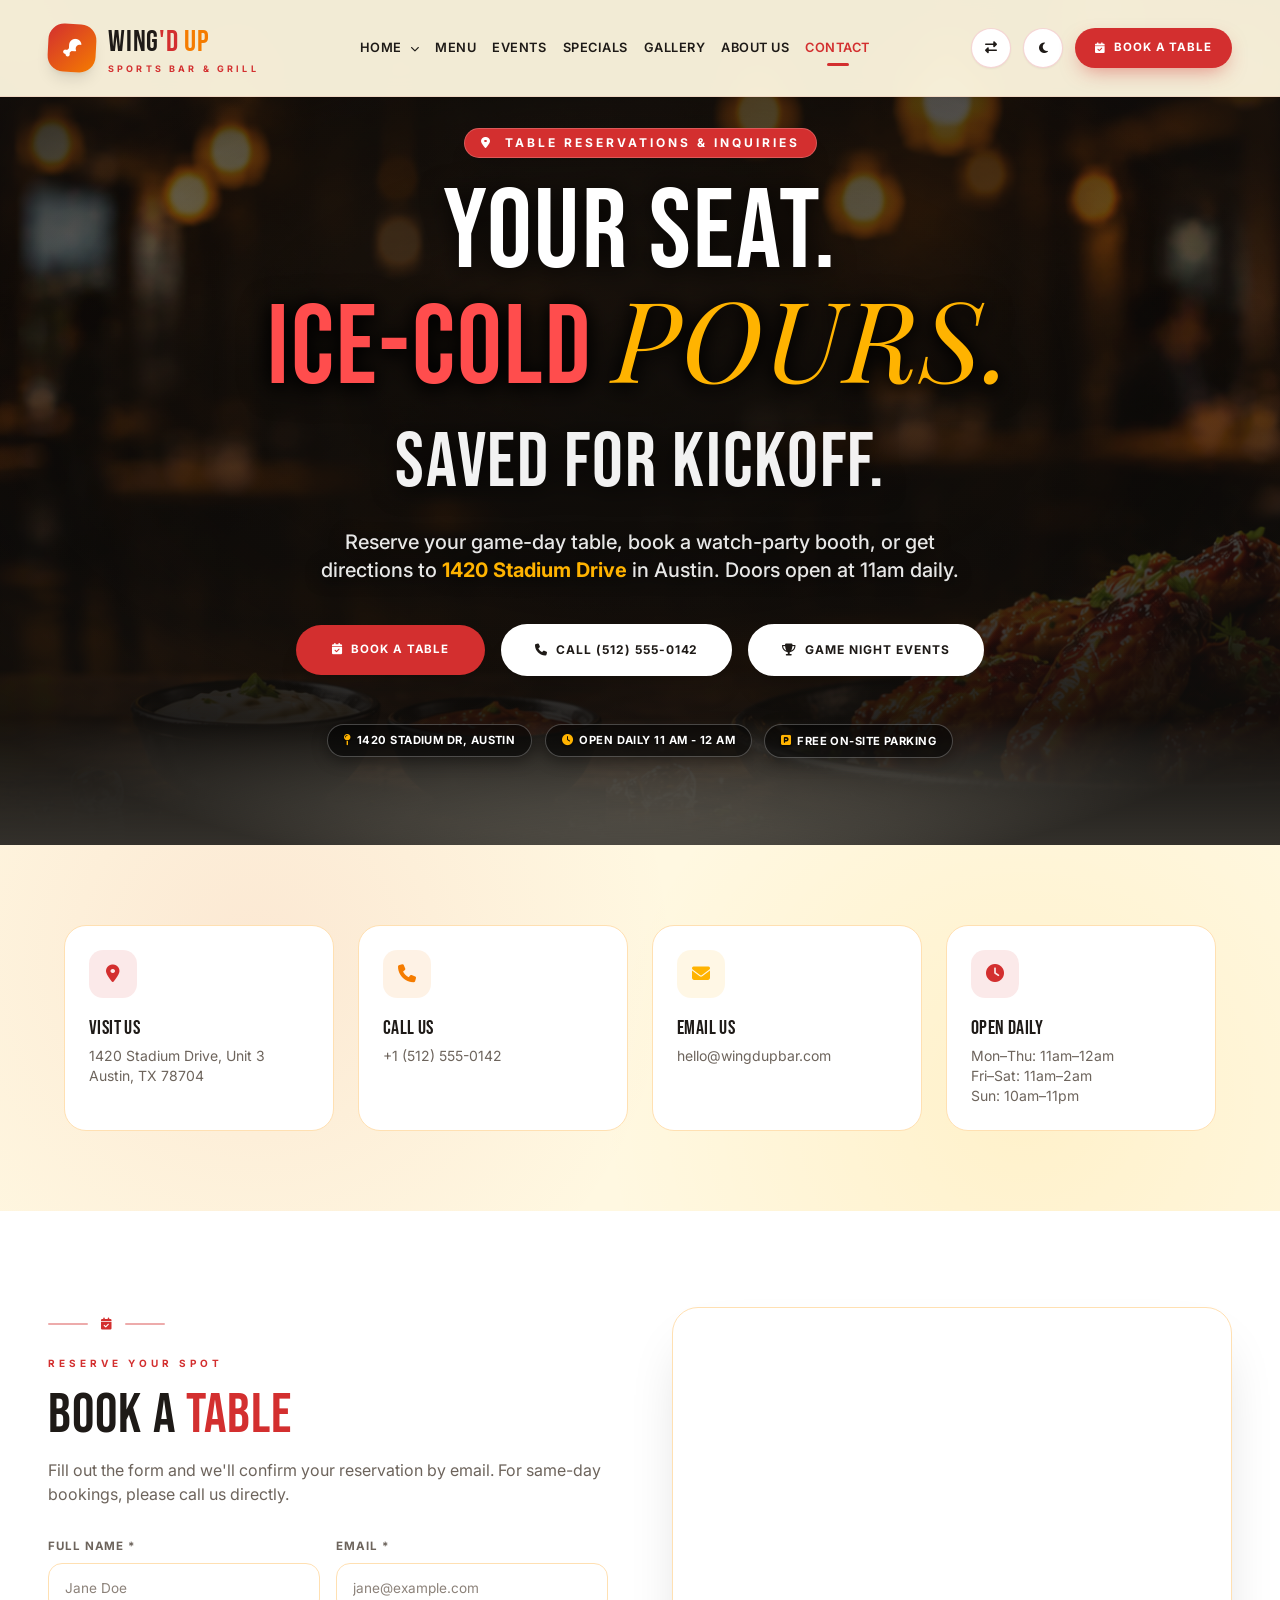
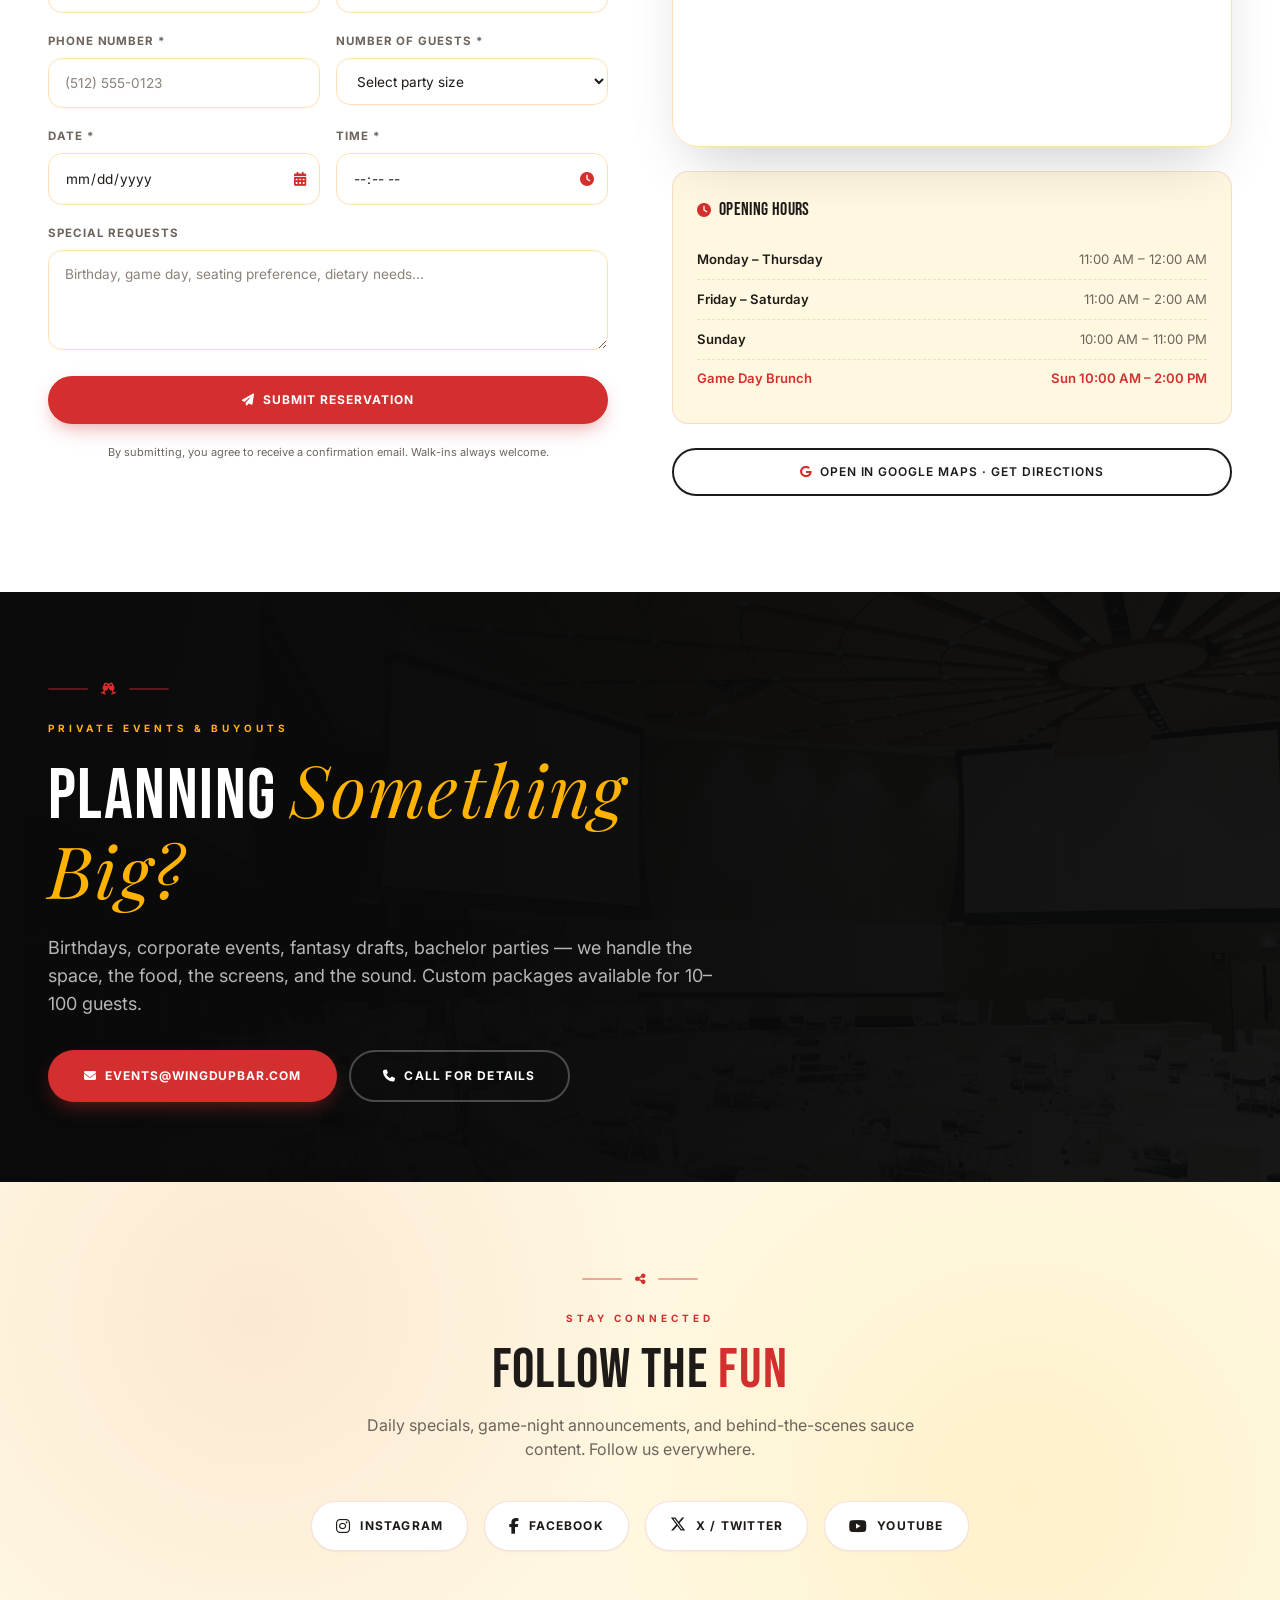
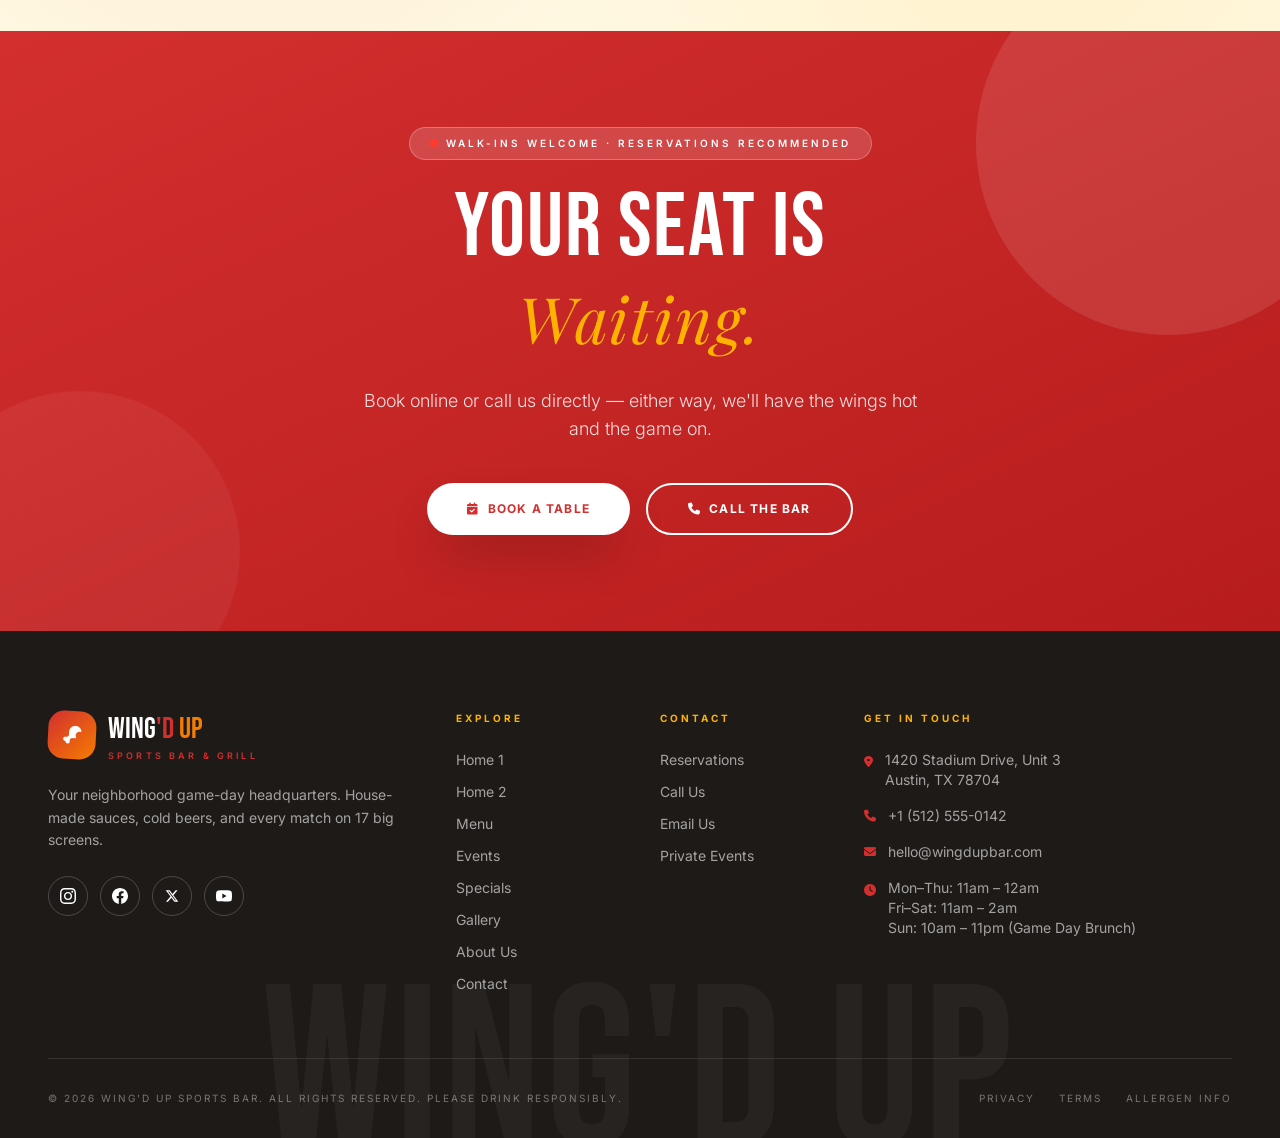
<file: contact.html>
<!DOCTYPE html>
<html lang="en" dir="ltr" class="scroll-smooth">
<head>
  <meta charset="UTF-8" />
  <meta name="viewport" content="width=device-width, initial-scale=1.0" />
  <title>Wing &amp; Sports Bar · Contact &amp; Reservations</title>
  <link rel="icon" type="image/svg+xml" href="data:image/svg+xml,%3Csvg xmlns='http://www.w3.org/2000/svg' viewBox='0 0 24 24' fill='none' stroke='%23D32F2F' stroke-width='1.8' stroke-linecap='round' stroke-linejoin='round'%3E%3Cpath d='M12 2L2 7v10l10 5 10-5V7l-10-5zM2 7l10 5 10-5M12 22V12'/%3E%3C/svg%3E" />
  <meta name="description" content="Wing & Sports Bar contact — reservations, directions, opening hours and event inquiries. Book a table online or call us directly.">

  <script src="assets/tailwind.js"></script>
  <script>
    if (typeof tailwind === 'undefined') {
      document.write('<script src="https://cdn.tailwindcss.com"><\/script>');
    }
  </script>
  <link rel="stylesheet" href="assets/fontawesome/all.min.css">
  <link rel="stylesheet" href="https://cdnjs.cloudflare.com/ajax/libs/font-awesome/6.4.0/css/all.min.css">
  <link rel="preconnect" href="https://fonts.googleapis.com">
  <link rel="preconnect" href="https://fonts.gstatic.com" crossorigin>
  <link href="https://fonts.googleapis.com/css2?family=Bebas+Neue&family=Inter:wght@300;400;500;600;700;800&family=Playfair+Display:ital,wght@0,600;0,700;1,500&display=swap" rel="stylesheet">

  <script>
    tailwind.config = {
      darkMode: 'class',
      theme: {
        extend: {
          colors: {
            'wing-red': '#D32F2F',
            'wing-red-dark': '#B71C1C',
            'wing-orange': '#F57C00',
            'wing-amber': '#FFB300',
            'wing-cream': '#FFF8E1',
            'wing-charcoal': '#1E1A17',
            'wing-dark': '#0F0D0B',
            'wing-ash': '#6D645C',
            'wing-smoke': '#2D2824',
            'stadium-dark': '#0A0A0A',
          },
          fontFamily: {
            display: ['"Bebas Neue"', 'sans-serif'],
            sans: ['"Inter"', 'sans-serif'],
            serif: ['"Playfair Display"', 'serif'],
          },
          animation: {
            'fade-up': 'fadeUp 0.9s ease-out forwards',
            'pulse-live': 'pulseLive 1.6s ease-in-out infinite',
          },
          keyframes: {
            fadeUp: { '0%': { opacity: '0', transform: 'translateY(24px)' }, '100%': { opacity: '1', transform: 'translateY(0)' } },
            pulseLive: { '0%,100%': { opacity: '1' }, '50%': { opacity: '0.35' } },
          }
        }
      }
    }
  </script>

  <style>
    html { scroll-behavior: smooth; }
    body {
      font-family: 'Inter', sans-serif;
      background-color: #FFF8E1;
      color: #1E1A17;
      overflow-x: hidden;
    }
    .dark body { background-color: #0F0D0B; color: #F5F0E8; }
    h1, h2, h3, .display-font { font-family: 'Bebas Neue', sans-serif; letter-spacing: 0.02em; line-height: 1.05; }
    .serif-accent { font-family: 'Playfair Display', serif; }

    body::-webkit-scrollbar { width: 8px; }
    body::-webkit-scrollbar-track { background: #FFF8E1; }
    body::-webkit-scrollbar-thumb { background: #D32F2F; border-radius: 10px; }
    .dark body::-webkit-scrollbar-track { background: #1E1A17; }

    /* Navbar */
    .nav-link {
      position: relative; font-weight: 600; color: #1E1A17; transition: color 0.3s;
      font-size: 0.8rem; letter-spacing: 0.04em; text-transform: uppercase; white-space: nowrap;
    }
    .dark .nav-link { color: #F5F0E8; }
    .nav-link:hover { color: #D32F2F; }
    .nav-link.active { color: #D32F2F !important; }
    .nav-link.active::after {
      content: ''; position: absolute; bottom: -8px; left: 50%; transform: translateX(-50%);
      width: 22px; height: 3px; background: #D32F2F; border-radius: 2px;
    }
    .dark .nav-link.active { color: #FF8A65 !important; }
    .dark .nav-link.active::after { background: #FF8A65; }
    .dark .nav-link:hover { color: #FF8A65; }

    /* Dropdown */
    .dropdown-menu-custom {
      position: absolute; top: 100%; left: 50%;
      transform: translateX(-50%) translateY(12px);
      min-width: 200px; background: #FFFFFF; border-radius: 16px; padding: 0.5rem 0;
      box-shadow: 0 20px 40px -12px rgba(0,0,0,0.15), 0 4px 10px -4px rgba(0,0,0,0.1);
      opacity: 0; visibility: hidden; transition: all 0.25s ease; z-index: 1000;
      border: 1px solid #FFE0B2;
    }
    .dark .dropdown-menu-custom { background: #2D2824; border-color: #D32F2F; box-shadow: 0 20px 40px -12px rgba(0,0,0,0.5); }
    .dropdown-custom:hover .dropdown-menu-custom { opacity: 1; visibility: visible; transform: translateX(-50%) translateY(0); }
    .dropdown-item {
      display: flex; align-items: center; padding: 0.65rem 1.4rem;
      transition: all 0.2s; color: #1E1A17; font-size: 0.85rem; letter-spacing: 0.02em; font-weight: 500;
    }
    .dark .dropdown-item { color: #F5F0E8; }
    .dropdown-item:hover { background-color: #FFF8E1; color: #B71C1C; padding-left: 1.7rem; }
    .dark .dropdown-item:hover { background-color: #D32F2F; color: #FFFFFF !important; padding-left: 1.7rem; }
    .dropdown-item.active { background-color: #FFE0B2; color: #B71C1C !important; font-weight: 700; }
    .dark .dropdown-item.active { background-color: #D32F2F; color: #FFFFFF !important; }

    .mobile-menu {
      background: #FFFFFF; max-height: 0; overflow: hidden;
      transition: max-height 0.45s cubic-bezier(0.4, 0, 0.2, 1);
      border-radius: 0 0 24px 24px;
    }
    .dark .mobile-menu { background: #2D2824; }
    .mobile-menu.open { max-height: 85vh; overflow-y: auto; }

    .btn-primary {
      background-color: #D32F2F; color: #FFFFFF; font-weight: 700; border-radius: 50px;
      transition: all 0.3s ease; letter-spacing: 0.08em; text-transform: uppercase; font-size: 0.72rem;
      box-shadow: 0 8px 20px -6px rgba(211,47,47,0.5); white-space: nowrap;
    }
    .btn-primary:hover {
      background-color: #B71C1C; transform: translateY(-2px);
      box-shadow: 0 15px 30px -6px rgba(211,47,47,0.6);
    }
    .btn-outline {
      border: 2px solid #1E1A17; color: #1E1A17; background: transparent; border-radius: 50px;
      font-weight: 700; transition: all 0.3s; letter-spacing: 0.08em; text-transform: uppercase; font-size: 0.72rem;
      white-space: nowrap;
    }
    .btn-outline:hover { background-color: #1E1A17; color: #FFF8E1; transform: translateY(-2px); }
    .dark .btn-outline { border-color: #F5F0E8; color: #F5F0E8; }
    .dark .btn-outline:hover { background-color: #F5F0E8; color: #1E1A17; }

    /* Contact hero */
    .contact-hero { position: relative; overflow: hidden; background: #0A0A0A; }
    .contact-hero-bg {
      position: absolute; inset: 0;
      background-image: url('assets/hero_story.jpg');
      background-size: cover; background-position: center;
      opacity: 0.35; filter: saturate(1.1) contrast(1.05);
    }
    .contact-hero-overlay {
      position: absolute; inset: 0;
      background:
        radial-gradient(ellipse at 50% 0%, rgba(255,179,0,0.15) 0%, transparent 55%),
        linear-gradient(180deg, rgba(10,10,10,0.88) 0%, rgba(10,10,10,0.6) 45%, rgba(10,10,10,0.97) 100%);
    }

    .live-dot {
      width: 8px; height: 8px; border-radius: 50%;
      background: #FF3B30; box-shadow: 0 0 0 0 rgba(255,59,48,0.7);
      animation: pulseLive 1.6s ease-in-out infinite;
    }

    .divider-flame { display: inline-flex; align-items: center; gap: 0.8rem; color: #D32F2F; }
    .divider-flame::before,
    .divider-flame::after { content: ''; width: 40px; height: 2px; background: currentColor; opacity: 0.4; border-radius: 2px; }

    .reveal { opacity: 0; transform: translateY(24px); transition: all 0.8s cubic-bezier(0.25, 0.46, 0.45, 0.94); }
    .reveal.visible { opacity: 1; transform: translateY(0); }

    .sports-bar-bg {
      background-image: radial-gradient(circle at 20% 30%, rgba(211,47,47,0.08) 0%, transparent 40%),
                        radial-gradient(circle at 80% 70%, rgba(255,179,0,0.1) 0%, transparent 40%);
    }
    .dark .sports-bar-bg {
      background-image: radial-gradient(circle at 20% 30%, rgba(255,138,101,0.1) 0%, transparent 40%),
                        radial-gradient(circle at 80% 70%, rgba(255,179,0,0.08) 0%, transparent 40%);
    }

    .section-title { font-size: clamp(2.5rem, 6vw, 4.5rem); }
    .section-title-sm { font-size: clamp(2rem, 5vw, 3.5rem); }
    .break-safe { overflow-wrap: anywhere; word-break: break-word; }

    /* Form styling */
        /* Native Dark Mode color-scheme */
    html.dark {
      color-scheme: dark;
    }

    .form-label {
      display: block; font-size: 0.72rem; font-weight: 700;
      letter-spacing: 0.08em; text-transform: uppercase; color: #6D645C; margin-bottom: 0.5rem;
    }
    .dark .form-label { color: #E5DDD3; font-weight: 700; }

    .form-input {
      width: 100%; padding: 0.85rem 1rem; border-radius: 14px;
      border: 1.5px solid #FFE0B2; background: #FFFFFF; color: #1E1A17;
      font-size: 0.85rem; transition: all 0.25s ease; outline: none;
      color-scheme: light;
    }
    .dark .form-input {
      border-color: #5A4E44;
      background: #231E1B;
      color: #FFFFFF;
      color-scheme: dark;
    }
    .form-input:focus {
      border-color: #D32F2F; box-shadow: 0 0 0 4px rgba(211,47,47,0.12);
    }
    .dark .form-input:focus {
      border-color: #FF8A65;
      box-shadow: 0 0 0 4px rgba(255,138,101,0.25);
      background: #2A2420;
    }
    .form-input.error {
      border-color: #EF4444 !important; box-shadow: 0 0 0 4px rgba(239,68,68,0.12) !important;
    }
    .form-input::placeholder { color: #8C827A; opacity: 1; }
    .dark .form-input::placeholder { color: #A89F95; opacity: 1; }

    /* Date & Time Picker Icons - Crystal Clear Across All Browsers */
    input[type="date"]::-webkit-calendar-picker-indicator,
    input[type="time"]::-webkit-calendar-picker-indicator {
      cursor: pointer;
      opacity: 0 !important;
      position: absolute;
      right: 0;
      top: 0;
      width: 2.75rem;
      height: 100%;
      margin: 0;
      padding: 0;
      z-index: 5;
    }

    /* Date & Time Text Fields inside Input in Dark Mode */
    .dark .form-input::-webkit-datetime-edit,
    .dark .form-input::-webkit-datetime-edit-fields-wrapper,
    .dark .form-input::-webkit-datetime-edit-text,
    .dark .form-input::-webkit-datetime-edit-month-field,
    .dark .form-input::-webkit-datetime-edit-day-field,
    .dark .form-input::-webkit-datetime-edit-year-field,
    .dark .form-input::-webkit-datetime-edit-hour-field,
    .dark .form-input::-webkit-datetime-edit-minute-field,
    .dark .form-input::-webkit-datetime-edit-ampm-field {
      color: #FFFFFF !important;
    }

    /* Select Dropdown in Dark Mode */
    .dark .form-input option {
      background-color: #231E1B;
      color: #FFFFFF;
    }

    .form-error {
      display: none; font-size: 0.68rem; color: #EF4444; margin-top: 0.35rem; font-weight: 600;
    }
    .form-error.show { display: block; }

    textarea.form-input { resize: vertical; min-height: 100px; }

    /* Info card */
    .info-card {
      border-radius: 22px; padding: 1.5rem;
      border: 1px solid #FFE0B2; background: #FFFFFF;
      transition: all 0.3s ease;
      display: flex !important; flex-direction: column !important; height: 100% !important;
    }
    .dark .info-card { background: #2D2824; border-color: #4E443C; }
    .info-card:hover { transform: translateY(-4px); border-color: #D32F2F; box-shadow: 0 20px 40px -16px rgba(211,47,47,0.3); }

    .info-icon {
      width: 48px; height: 48px; border-radius: 14px;
      display: flex; align-items: center; justify-content: center;
      margin-bottom: 1rem;
    }

    /* Map */
    .map-wrapper {
      border-radius: 26px; overflow: hidden; border: 1px solid #FFE0B2;
      box-shadow: 0 30px 60px -20px rgba(0,0,0,0.2);
      position: relative;
    }
    .dark .map-wrapper { border-color: #4E443C; box-shadow: 0 30px 60px -20px rgba(0,0,0,0.6); }
    .map-wrapper iframe {
      width: 100%; height: 100%; border: 0; display: block;
      filter: grayscale(0.2) contrast(1.05);
    }
    .dark .map-wrapper iframe { filter: grayscale(0.6) contrast(1.1) brightness(0.85); }

    /* Opening hours row */
    .hours-row {
      display: flex; align-items: center; justify-content: space-between;
      padding: 0.6rem 0; border-bottom: 1px dashed rgba(211,47,47,0.15);
      font-size: 0.82rem;
    }
    .dark .hours-row { border-bottom-color: rgba(255,138,101,0.15); }
    .hours-row:last-child { border-bottom: none; }

    /* Success toast */
    .success-toast {
      position: fixed; bottom: 1.5rem; left: 50%;
      transform: translateX(-50%) translateY(150px);
      opacity: 0;
      visibility: hidden;
      pointer-events: none;
      background: #10B981; color: white; padding: 1rem 1.5rem; border-radius: 16px;
      box-shadow: 0 20px 40px -10px rgba(16,185,129,0.5);
      font-weight: 600; font-size: 0.85rem; z-index: 3000;
      display: flex; align-items: center; gap: 0.6rem;
      transition: all 0.4s cubic-bezier(0.34,1.56,0.64,1);
      max-width: 90vw;
    }
    .success-toast.show {
      opacity: 1;
      visibility: visible;
      pointer-events: auto;
      transform: translateX(-50%) translateY(0);
    }

    .tag-pill {
      display: inline-flex; align-items: center; gap: 0.25rem;
      font-size: 0.58rem; font-weight: 800; letter-spacing: 0.1em; text-transform: uppercase;
      padding: 0.25rem 0.6rem; border-radius: 100px;
    }
  
    /* Hero with assets/bg.png (Optimized readability) */
    .hero-wings { position: relative; overflow: hidden; background-color: #0F0D0B; }
    .hero-overlay {
      position: absolute; inset: 0;
      background:
        radial-gradient(ellipse 70% 60% at 50% 45%, rgba(15, 13, 11, 0.72) 0%, rgba(15, 13, 11, 0.42) 65%, rgba(15, 13, 11, 0.85) 100%),
        linear-gradient(180deg, rgba(15, 13, 11, 0.7) 0%, rgba(15, 13, 11, 0.25) 35%, rgba(15, 13, 11, 0.8) 85%, #FFF8E1 100%);
      pointer-events: none;
    }
    .dark .hero-overlay {
      background:
        radial-gradient(ellipse 70% 60% at 50% 45%, rgba(15, 13, 11, 0.72) 0%, rgba(15, 13, 11, 0.45) 65%, rgba(15, 13, 11, 0.88) 100%),
        linear-gradient(180deg, rgba(15, 13, 11, 0.75) 0%, rgba(15, 13, 11, 0.3) 35%, rgba(15, 13, 11, 0.88) 85%, #0F0D0B 100%);
    }

    .hero-wings .sauce-chip {
      display: inline-flex; align-items: center; gap: 0.35rem;
      background: rgba(0, 0, 0, 0.6); backdrop-filter: blur(8px);
      border: 1px solid rgba(255, 255, 255, 0.25); border-radius: 100px; padding: 0.45rem 1rem;
      font-size: 0.7rem; font-weight: 700; letter-spacing: 0.04em; text-transform: uppercase; color: #FFFFFF;
      box-shadow: 0 4px 15px rgba(0, 0, 0, 0.35); text-shadow: 0 1px 3px rgba(0, 0, 0, 0.8);
      transition: all 0.25s;
    }
    .hero-wings .sauce-chip i { color: #FFB300; }
    .hero-wings .sauce-chip:hover {
      background: #D32F2F; border-color: #D32F2F; color: #FFFFFF;
      transform: translateY(-2px); box-shadow: 0 8px 20px rgba(211, 47, 47, 0.5);
    }
    .hero-wings .sauce-chip:hover i { color: #FFFFFF; }

    /* Responsive typography helpers */
    .hero-title { font-size: clamp(3rem, 9vw, 7rem); line-height: 0.92; }
    .hero-sub { font-size: clamp(2.5rem, 6vw, 5rem); }

  
    /* Hero solid white button with guaranteed dark text in all themes */
    .hero-btn-white {
      background-color: #FFFFFF !important;
      color: #1E1A17 !important;
      border: 2px solid #FFFFFF !important;
      font-weight: 700;
      letter-spacing: 0.08em;
      text-transform: uppercase;
      font-size: 0.72rem;
      border-radius: 50px;
      box-shadow: 0 10px 25px -5px rgba(0, 0, 0, 0.35);
      transition: all 0.3s ease;
      white-space: nowrap;
    }
    .hero-btn-white:hover {
      background-color: #D32F2F !important;
      color: #FFFFFF !important;
      border-color: #D32F2F !important;
      transform: translateY(-2px);
      box-shadow: 0 15px 30px -5px rgba(211, 47, 47, 0.55);
    }
    .dark .hero-btn-white {
      background-color: #FFFFFF !important;
      color: #1E1A17 !important;
      border-color: #FFFFFF !important;
    }
    .dark .hero-btn-white:hover {
      background-color: #D32F2F !important;
      color: #FFFFFF !important;
      border-color: #D32F2F !important;
    }
  
    /* Critical Hero & Layout Protection (Zero-FOUC & Offline safety) */
    .hero-wings, .stadium-hero {
      position: relative;
      min-height: 100vh;
      display: flex;
      flex-direction: column;
      justify-content: center;
      align-items: center;
      overflow: hidden;
    }
    .hero-wings > .absolute, .stadium-hero > .absolute {
      position: absolute;
      inset: 0;
    }
    .hero-wings img, .stadium-hero img {
      width: 100%;
      height: 100%;
      object-fit: cover;
      object-position: center;
    }
  </style>
</head>

<body>

  <!-- ============================================= -->
  <!-- NAVIGATION -->
  <!-- ============================================= -->
  <nav class="fixed top-0 left-0 right-0 z-50 bg-wing-cream/95 dark:bg-[#0F0D0B]/95 backdrop-blur-md border-b border-wing-red/10 dark:border-wing-red/20 shadow-sm transition-all duration-300">
    <div class="max-w-[1400px] mx-auto px-4 sm:px-6 lg:px-10 xl:px-12">
      <div class="flex items-center justify-between h-16 sm:h-20 lg:h-24 gap-3">

        <a href="index.html" class="flex items-center gap-2 sm:gap-3 group shrink-0">
          <div class="w-9 h-9 sm:w-11 sm:h-11 lg:w-12 lg:h-12 rounded-xl sm:rounded-2xl bg-gradient-to-br from-wing-red to-wing-orange flex items-center justify-center shadow-lg group-hover:scale-105 transition-transform duration-300 rotate-3 group-hover:rotate-0 shrink-0">
            <i class="fas fa-drumstick-bite text-white text-base sm:text-lg"></i>
          </div>
          <div class="leading-none">
            <div class="text-xl sm:text-2xl lg:text-3xl font-display text-[#1E1A17] dark:text-[#F5F0E8] tracking-wide">
              Wing<span class="text-wing-red">'d</span> <span class="text-wing-orange">Up</span>
            </div>
            <div class="text-[7px] sm:text-[8px] lg:text-[9px] uppercase tracking-[0.35em] text-wing-red font-bold mt-0.5 sm:mt-1">Sports Bar &amp; Grill</div>
          </div>
        </a>

        <div class="hidden xl:flex items-center gap-4 2xl:gap-6">
          <div class="dropdown-custom relative py-4">
            <button class="nav-link flex items-center gap-1">
              Home <i class="fas fa-chevron-down text-[9px] ms-1"></i>
            </button>
            <div class="dropdown-menu-custom">
              <a href="index.html" class="dropdown-item">Home 1</a>
              <a href="home2.html" class="dropdown-item">Home 2</a>
            </div>
          </div>
          <a href="menu.html" class="nav-link">Menu</a>
          <a href="events.html" class="nav-link">Events</a>
          <a href="specials.html" class="nav-link">Specials</a>
          <a href="gallery.html" class="nav-link">Gallery</a>
          <a href="our-story.html" class="nav-link">About Us</a>
          <a href="contact.html" class="nav-link active">Contact</a>
        </div>

        <div class="flex items-center gap-2 sm:gap-3 shrink-0">
          <button id="rtl-toggle" class="hidden xl:flex w-10 h-10 2xl:w-11 2xl:h-11 rounded-full bg-white dark:bg-[#2D2824] border border-wing-red/20 dark:border-wing-red/30 items-center justify-center text-[#1E1A17] dark:text-[#F5F0E8] hover:bg-wing-red hover:border-wing-red hover:text-white shadow-sm transition-all duration-300" title="Toggle RTL / LTR" aria-label="Toggle text direction">
            <i class="fas fa-right-left text-xs"></i>
          </button>
          <button id="theme-toggle" class="hidden xl:flex w-10 h-10 2xl:w-11 2xl:h-11 rounded-full bg-white dark:bg-[#2D2824] border border-wing-red/20 dark:border-wing-red/30 items-center justify-center text-[#1E1A17] dark:text-[#F5F0E8] hover:bg-wing-red hover:border-wing-red hover:text-white shadow-sm transition-all duration-300" title="Toggle theme" aria-label="Toggle color theme">
            <i class="fas fa-moon dark:hidden text-xs"></i>
            <i class="fas fa-sun hidden dark:inline text-xs"></i>
          </button>
          <a href="contact.html" class="hidden xl:inline-flex btn-primary h-10 2xl:h-11 px-5 2xl:px-7 rounded-full items-center justify-center gap-2">
            <i class="fas fa-calendar-check text-[11px]"></i> Book a Table
          </a>
          <button id="mobile-toggle" class="xl:hidden w-10 h-10 rounded-full bg-wing-red text-white flex items-center justify-center shadow-md">
            <i class="fas fa-bars text-sm"></i>
          </button>
        </div>
      </div>

      <div id="mobile-menu" class="mobile-menu xl:hidden">
        <div class="py-4 px-2 space-y-1">
          <div>
            <button onclick="document.getElementById('home-mobile-drop').classList.toggle('hidden'); document.getElementById('home-mobile-icon').classList.toggle('rotate-180')" class="w-full flex items-center justify-between py-3 px-4 font-bold text-wing-red dark:text-wing-red bg-wing-red/10 dark:bg-wing-red/20 hover:bg-wing-red/15 rounded-xl text-sm cursor-pointer">
              <span>Home</span>
              <i id="home-mobile-icon" class="fas fa-chevron-down text-xs transition-transform duration-300"></i>
            </button>
            <div id="home-mobile-drop" class="hidden pl-2 space-y-1 mt-1 mb-2">
              <a href="index.html" class="block py-2.5 px-4 font-medium text-[#1E1A17] dark:text-[#F5F0E8] hover:bg-wing-red/10 dark:hover:bg-wing-red/20 rounded-lg text-sm transition">
                <i class="fas fa-home w-5 me-2 text-xs"></i> Home 1
              </a>
              <a href="home2.html" class="block py-2.5 px-4 font-medium text-[#1E1A17] dark:text-[#F5F0E8] hover:bg-wing-red/10 dark:hover:bg-wing-red/20 rounded-lg text-sm transition">
                <i class="fas fa-home w-5 me-2 text-xs"></i> Home 2
              </a>
            </div>
          </div>
          <a href="menu.html" class="block py-3 px-4 font-medium text-[#1E1A17] dark:text-[#F5F0E8] hover:bg-wing-red/10 dark:hover:bg-wing-red/20 rounded-xl text-sm transition">Menu</a>
          <a href="events.html" class="block py-3 px-4 font-medium text-[#1E1A17] dark:text-[#F5F0E8] hover:bg-wing-red/10 dark:hover:bg-wing-red/20 rounded-xl text-sm transition">Events</a>
          <a href="specials.html" class="block py-3 px-4 font-medium text-[#1E1A17] dark:text-[#F5F0E8] hover:bg-wing-red/10 dark:hover:bg-wing-red/20 rounded-xl text-sm transition">Specials</a>
          <a href="gallery.html" class="block py-3 px-4 font-medium text-[#1E1A17] dark:text-[#F5F0E8] hover:bg-wing-red/10 dark:hover:bg-wing-red/20 rounded-xl text-sm transition">Gallery</a>
          <a href="our-story.html" class="block py-3 px-4 font-medium text-[#1E1A17] dark:text-[#F5F0E8] hover:bg-wing-red/10 dark:hover:bg-wing-red/20 rounded-xl text-sm transition">About Us</a>
          <a href="contact.html" class="block py-3 px-4 font-bold text-wing-red dark:text-wing-red bg-wing-red/10 dark:bg-wing-red/20 rounded-xl text-sm transition">Contact</a>
          <div class="flex flex-col gap-2.5 pt-4 mt-2 border-t border-wing-red/20 dark:border-wing-red/30">
            <a href="contact.html" class="text-center btn-primary py-3 rounded-full text-xs font-bold">Book a Table</a>
            <div class="flex gap-2.5">
              <button id="mobile-theme-toggle" class="flex-1 py-2.5 rounded-full bg-wing-red/10 dark:bg-wing-red/20 text-wing-red text-xs font-semibold">
                <i class="fas fa-moon dark:hidden"></i><i class="fas fa-sun hidden dark:inline"></i> Theme
              </button>
              <button id="mobile-rtl-toggle" class="flex-1 py-2.5 rounded-full bg-wing-red/10 dark:bg-wing-red/20 text-wing-red text-xs font-semibold">
                <i class="fas fa-exchange-alt"></i> RTL
              </button>
            </div>
          </div>
        </div>
      </div>
    </div>
  </nav>

  <!-- ============================================= -->
  <!-- SECTION 1: CONTACT HERO (HOME 1 STYLE) -->
  <!-- ============================================= -->
    <section class="hero-wings min-h-[75vh] flex flex-col justify-center items-center pt-24 sm:pt-28 lg:pt-32 pb-12 sm:pb-16 lg:pb-20 relative overflow-hidden">
    <div class="absolute inset-0 z-0">
      <img src="assets/bg.png" alt="Restaurant bar seating and atmosphere" class="w-full h-full object-cover object-center">
      <div class="hero-overlay"></div>
    </div>

    <div class="max-w-[1400px] mx-auto px-4 sm:px-6 lg:px-10 xl:px-12 w-full relative z-10 flex flex-col justify-center">
      <div class="text-center max-w-4xl mx-auto animate-fade-up">
        <span class="inline-block py-1.5 px-3 sm:px-4 rounded-full bg-wing-red text-white text-[9px] sm:text-[10px] md:text-xs font-bold tracking-[0.2em] sm:tracking-[0.25em] uppercase mb-5 sm:mb-6 shadow-xl backdrop-blur-sm border border-white/20">
          <i class="fas fa-location-dot me-1.5"></i> Table Reservations &amp; Inquiries
        </span>

        <h1 class="hero-title font-display text-white mb-4 sm:mb-6 break-safe drop-shadow-[0_3px_12px_rgba(0,0,0,0.85)]">
          YOUR SEAT.<br>
          <span class="text-[#FF4D4D] drop-shadow-[0_2px_8px_rgba(0,0,0,0.9)]">ICE-COLD</span> <span class="text-wing-amber serif-accent italic drop-shadow-[0_2px_8px_rgba(0,0,0,0.9)]">POURS.</span><br>
          <span class="hero-sub tracking-wide text-white/95">SAVED FOR KICKOFF.</span>
        </h1>

        <p class="text-white/90 font-medium text-base sm:text-lg md:text-xl max-w-2xl mx-auto mb-8 sm:mb-10 leading-relaxed px-2 drop-shadow-[0_2px_8px_rgba(0,0,0,0.9)]">
          Reserve your game-day table, book a watch-party booth, or get directions to <span class="font-bold text-wing-amber">1420 Stadium Drive</span> in Austin. Doors open at 11am daily.
        </p>

        <div class="flex flex-col sm:flex-row gap-3 sm:gap-4 justify-center items-center mb-8 sm:mb-12 px-2">
          <a href="#reservation" class="btn-primary px-7 sm:px-9 py-3.5 sm:py-4 rounded-full inline-flex items-center justify-center gap-2 w-full sm:w-auto shadow-xl">
            <i class="fas fa-calendar-check"></i> Book a Table
          </a>
          <a href="tel:+15125550142" class="hero-btn-white px-7 sm:px-8 py-3.5 sm:py-4 rounded-full inline-flex items-center justify-center gap-2 text-xs text-[#1E1A17] shadow-xl transition w-full sm:w-auto">
            <i class="fas fa-phone"></i> Call (512) 555-0142
          </a>
          <a href="events.html" class="hero-btn-white px-7 sm:px-8 py-3.5 sm:py-4 rounded-full inline-flex items-center justify-center gap-2 text-xs text-[#1E1A17] shadow-xl transition w-full sm:w-auto">
            <i class="fas fa-trophy"></i> Game Night Events
          </a>
        </div>

        <div class="flex flex-wrap justify-center gap-2 sm:gap-3 mb-2 px-2">
          <span class="sauce-chip"><i class="fas fa-map-pin"></i> 1420 Stadium Dr, Austin</span>
          <span class="sauce-chip"><i class="fas fa-clock"></i> Open Daily 11 AM - 12 AM</span>
          <span class="sauce-chip"><i class="fas fa-square-parking"></i> Free On-Site Parking</span>
        </div>
      </div>
    </div>
  </section>


  <!-- ============================================= -->
  <!-- SECTION 2: CONTACT INFO CARDS -->
  <!-- ============================================= -->
  <section class="py-14 sm:py-20 bg-wing-cream dark:bg-wing-dark relative sports-bar-bg">
    <div class="max-w-[1400px] mx-auto px-4 sm:px-6 lg:px-10 xl:px-12 relative z-10">
      <div class="grid grid-cols-1 sm:grid-cols-2 lg:grid-cols-4 gap-5 sm:gap-6 max-w-6xl mx-auto items-stretch">

        <div class="info-card reveal flex flex-col h-full">
          <div class="info-icon bg-wing-red/10 dark:bg-wing-red/20">
            <i class="fas fa-map-marker-alt text-wing-red text-lg"></i>
          </div>
          <h3 class="font-display text-xl text-[#1E1A17] dark:text-[#F5F0E8] mb-1">Visit Us</h3>
          <p class="text-xs sm:text-sm text-wing-ash dark:text-[#B9AFA5] leading-relaxed">1420 Stadium Drive, Unit 3<br>Austin, TX 78704</p>
        </div>

        <div class="info-card reveal flex flex-col h-full">
          <div class="info-icon bg-wing-orange/10 dark:bg-wing-orange/20">
            <i class="fas fa-phone text-wing-orange text-lg"></i>
          </div>
          <h3 class="font-display text-xl text-[#1E1A17] dark:text-[#F5F0E8] mb-1">Call Us</h3>
          <a href="tel:+15125550142" class="text-xs sm:text-sm text-wing-ash dark:text-[#B9AFA5] leading-relaxed hover:text-wing-red dark:hover:text-wing-amber transition">+1 (512) 555-0142</a>
        </div>

        <div class="info-card reveal flex flex-col h-full">
          <div class="info-icon bg-wing-amber/10 dark:bg-wing-amber/20">
            <i class="fas fa-envelope text-wing-amber text-lg"></i>
          </div>
          <h3 class="font-display text-xl text-[#1E1A17] dark:text-[#F5F0E8] mb-1">Email Us</h3>
          <a href="mailto:hello@wingdupbar.com" class="text-xs sm:text-sm text-wing-ash dark:text-[#B9AFA5] leading-relaxed hover:text-wing-red dark:hover:text-wing-amber transition break-all">hello@wingdupbar.com</a>
        </div>

        <div class="info-card reveal flex flex-col h-full">
          <div class="info-icon bg-wing-red/10 dark:bg-wing-red/20">
            <i class="fas fa-clock text-wing-red text-lg"></i>
          </div>
          <h3 class="font-display text-xl text-[#1E1A17] dark:text-[#F5F0E8] mb-1">Open Daily</h3>
          <p class="text-xs sm:text-sm text-wing-ash dark:text-[#B9AFA5] leading-relaxed">Mon–Thu: 11am–12am<br>Fri–Sat: 11am–2am<br>Sun: 10am–11pm</p>
        </div>
      </div>
    </div>
  </section>

  <!-- ============================================= -->
  <!-- SECTION 3: RESERVATION FORM + MAP -->
  <!-- ============================================= -->
  <section id="reservation" class="py-16 sm:py-20 lg:py-24 bg-white dark:bg-wing-charcoal relative scroll-mt-24">
    <div class="max-w-[1400px] mx-auto px-4 sm:px-6 lg:px-10 xl:px-12">
      <div class="grid lg:grid-cols-2 gap-10 lg:gap-12 xl:gap-16 items-start">

        <!-- Reservation Form -->
        <div class="reveal">
          <div class="divider-flame mb-4 sm:mb-6"><i class="fas fa-calendar-check text-xs"></i></div>
          <span class="block text-[9px] sm:text-[10px] uppercase tracking-[0.3em] sm:tracking-[0.4em] text-wing-red font-bold mb-3 sm:mb-4">Reserve Your Spot</span>
          <h2 class="section-title-sm font-display text-[#1E1A17] dark:text-[#F5F0E8] mb-3 break-safe">
            BOOK A <span class="text-wing-red">TABLE</span>
          </h2>
          <p class="text-wing-ash dark:text-[#B9AFA5] text-xs sm:text-sm md:text-base leading-relaxed mb-8">
            Fill out the form and we'll confirm your reservation by email. For same-day bookings, please call us directly.
          </p>

          <form id="reservationForm" class="space-y-5" novalidate>
            <div class="grid grid-cols-1 sm:grid-cols-2 gap-4">
              <div>
                <label class="form-label" for="fullName">Full Name *</label>
                <input type="text" id="fullName" name="fullName" class="form-input" placeholder="Jane Doe" required>
                <p class="form-error" data-error-for="fullName">Please enter your name.</p>
              </div>
              <div>
                <label class="form-label" for="email">Email *</label>
                <input type="email" id="email" name="email" class="form-input" placeholder="jane@example.com" required>
                <p class="form-error" data-error-for="email">Please enter a valid email.</p>
              </div>
            </div>

            <div class="grid grid-cols-1 sm:grid-cols-2 gap-4">
              <div>
                <label class="form-label" for="phone">Phone Number *</label>
                <input type="tel" id="phone" name="phone" class="form-input" placeholder="(512) 555-0123" required>
                <p class="form-error" data-error-for="phone">Please enter a valid phone number.</p>
              </div>
              <div>
                <label class="form-label" for="guests">Number of Guests *</label>
                <select id="guests" name="guests" class="form-input" required>
                  <option value="">Select party size</option>
                  <option value="1">1 guest</option>
                  <option value="2">2 guests</option>
                  <option value="3">3 guests</option>
                  <option value="4">4 guests</option>
                  <option value="5">5 guests</option>
                  <option value="6">6 guests</option>
                  <option value="7-10">7–10 guests</option>
                  <option value="11-20">11–20 guests</option>
                  <option value="20+">20+ (private event)</option>
                </select>
                <p class="form-error" data-error-for="guests">Please select a party size.</p>
              </div>
            </div>

            <div class="grid grid-cols-1 sm:grid-cols-2 gap-4">
              <div>
                <label class="form-label" for="date">Date *</label>
                <div class="relative flex items-center">
                  <input type="date" id="date" name="date" class="form-input pr-11 cursor-pointer" required>
                  <div class="absolute right-3.5 top-1/2 -translate-y-1/2 pointer-events-none text-wing-red dark:text-white flex items-center justify-center">
                    <i class="fas fa-calendar-days text-sm"></i>
                  </div>
                </div>
                <p class="form-error" data-error-for="date">Please select a date.</p>
              </div>
              <div>
                <label class="form-label" for="time">Time *</label>
                <div class="relative flex items-center">
                  <input type="time" id="time" name="time" class="form-input pr-11 cursor-pointer" required>
                  <div class="absolute right-3.5 top-1/2 -translate-y-1/2 pointer-events-none text-wing-red dark:text-white flex items-center justify-center">
                    <i class="fas fa-clock text-sm"></i>
                  </div>
                </div>
                <p class="form-error" data-error-for="time">Please select a time.</p>
              </div>
            </div>

            <div>
              <label class="form-label" for="requests">Special Requests</label>
              <textarea id="requests" name="requests" class="form-input" placeholder="Birthday, game day, seating preference, dietary needs..."></textarea>
            </div>

            <button type="submit" class="btn-primary w-full py-4 rounded-full text-xs font-bold inline-flex items-center justify-center gap-2">
              <i class="fas fa-paper-plane"></i> Submit Reservation
            </button>

            <p class="text-[10px] sm:text-[11px] text-wing-ash dark:text-[#B9AFA5] text-center leading-relaxed">
              By submitting, you agree to receive a confirmation email. Walk-ins always welcome.
            </p>
          </form>
        </div>

        <!-- Map + Hours -->
        <div class="reveal space-y-6">
          <div class="map-wrapper h-[320px] sm:h-[400px] lg:h-[440px]">
            <iframe
              title="Wing'd Up Sports Bar Google Maps Location"
              src="https://maps.google.com/maps?q=1420%20Stadium%20Drive,%20Austin,%20TX%2078704&t=&z=15&ie=UTF8&iwloc=&output=embed"
              class="w-full h-full border-0"
              allowfullscreen=""
              loading="lazy"
              referrerpolicy="no-referrer-when-downgrade">
            </iframe>
          </div>

          <div class="bg-wing-cream dark:bg-wing-smoke rounded-2xl p-5 sm:p-6 border border-wing-red/15 dark:border-wing-red/30">
            <div class="flex items-center gap-2 mb-4">
              <i class="fas fa-clock text-wing-red text-sm"></i>
              <h3 class="font-display text-lg text-[#1E1A17] dark:text-[#F5F0E8]">Opening Hours</h3>
            </div>
            <div>
              <div class="hours-row">
                <span class="font-semibold text-[#1E1A17] dark:text-[#F5F0E8]">Monday – Thursday</span>
                <span class="text-wing-ash dark:text-[#B9AFA5]">11:00 AM – 12:00 AM</span>
              </div>
              <div class="hours-row">
                <span class="font-semibold text-[#1E1A17] dark:text-[#F5F0E8]">Friday – Saturday</span>
                <span class="text-wing-ash dark:text-[#B9AFA5]">11:00 AM – 2:00 AM</span>
              </div>
              <div class="hours-row">
                <span class="font-semibold text-[#1E1A17] dark:text-[#F5F0E8]">Sunday</span>
                <span class="text-wing-ash dark:text-[#B9AFA5]">10:00 AM – 11:00 PM</span>
              </div>
              <div class="hours-row">
                <span class="font-semibold text-wing-red">Game Day Brunch</span>
                <span class="text-wing-red font-semibold">Sun 10:00 AM – 2:00 PM</span>
              </div>
            </div>
          </div>

          <a href="https://www.google.com/maps/dir/?api=1&destination=1420+Stadium+Drive,+Austin,+TX+78704" target="_blank" rel="noopener" class="btn-outline w-full py-3.5 rounded-full inline-flex items-center justify-center gap-2 text-xs font-semibold">
            <i class="fab fa-google text-wing-red"></i> Open in Google Maps · Get Directions
          </a>
        </div>
      </div>
    </div>
  </section>

  <!-- ============================================= -->
  <!-- SECTION 4: PRIVATE EVENTS BANNER -->
  <!-- ============================================= -->
  <section class="py-14 sm:py-20 bg-stadium-dark relative overflow-hidden">
    <div class="absolute inset-0 opacity-15">
      <img src="assets/hero_private_events.jpg" alt="Private event" class="w-full h-full object-cover">
    </div>
    <div class="absolute inset-0 bg-gradient-to-r from-stadium-dark via-stadium-dark/85 to-stadium-dark/60"></div>

    <div class="max-w-[1400px] mx-auto px-4 sm:px-6 lg:px-10 xl:px-12 relative z-10">
      <div class="max-w-2xl reveal">
        <div class="divider-flame mb-4 sm:mb-6"><i class="fas fa-champagne-glasses text-xs"></i></div>
        <span class="block text-[9px] sm:text-[10px] uppercase tracking-[0.3em] sm:tracking-[0.4em] text-wing-amber font-bold mb-3 sm:mb-4">Private Events &amp; Buyouts</span>
        <h2 class="section-title font-display text-white mb-4 sm:mb-5 leading-none break-safe">
          PLANNING <span class="text-wing-amber serif-accent italic">Something Big?</span>
        </h2>
        <p class="text-white/70 text-sm sm:text-base md:text-lg leading-relaxed mb-6 sm:mb-8">
          Birthdays, corporate events, fantasy drafts, bachelor parties — we handle the space, the food, the screens, and the sound. Custom packages available for 10–100 guests.
        </p>
        <div class="flex flex-col sm:flex-row gap-3">
          <a href="mailto:events@wingdupbar.com" class="btn-primary px-7 sm:px-9 py-3.5 sm:py-4 rounded-full inline-flex items-center justify-center gap-2 text-xs">
            <i class="fas fa-envelope"></i> events@wingdupbar.com
          </a>
          <a href="tel:+15125550142" class="inline-flex items-center justify-center gap-2 px-7 sm:px-8 py-3.5 sm:py-4 rounded-full text-xs font-bold uppercase tracking-widest text-white border-2 border-white/25 hover:bg-white hover:text-wing-charcoal transition-all duration-300">
            <i class="fas fa-phone"></i> Call for Details
          </a>
        </div>
      </div>
    </div>
  </section>

  <!-- ============================================= -->
  <!-- SECTION 5: SOCIAL + QUICK LINKS -->
  <!-- ============================================= -->
  <section class="py-14 sm:py-20 bg-wing-cream dark:bg-wing-dark relative sports-bar-bg">
    <div class="max-w-[1400px] mx-auto px-4 sm:px-6 lg:px-10 xl:px-12 relative z-10">
      <div class="text-center mb-8 sm:mb-10 reveal">
        <div class="divider-flame mb-4 sm:mb-6"><i class="fas fa-share-nodes text-xs"></i></div>
        <span class="block text-[9px] sm:text-[10px] uppercase tracking-[0.3em] sm:tracking-[0.4em] text-wing-red font-bold mb-3 sm:mb-4">Stay Connected</span>
        <h2 class="section-title-sm font-display text-[#1E1A17] dark:text-[#F5F0E8] mb-3 break-safe">
          FOLLOW THE <span class="text-wing-red">FUN</span>
        </h2>
        <p class="text-wing-ash dark:text-[#B9AFA5] max-w-xl mx-auto text-xs sm:text-sm md:text-base leading-relaxed">
          Daily specials, game-night announcements, and behind-the-scenes sauce content. Follow us everywhere.
        </p>
      </div>

      <div class="flex flex-wrap justify-center gap-3 sm:gap-4 max-w-3xl mx-auto reveal">
        <a href="https://www.instagram.com/" target="_blank" rel="noopener" class="flex items-center gap-2.5 px-5 sm:px-6 py-3 rounded-full bg-white dark:bg-wing-smoke border border-wing-red/15 dark:border-wing-red/30 text-[#1E1A17] dark:text-[#F5F0E8] hover:bg-wing-red hover:text-white hover:border-wing-red transition-all duration-300 shadow-sm">
          <i class="fab fa-instagram text-base"></i>
          <span class="text-xs font-bold uppercase tracking-widest">Instagram</span>
        </a>
        <a href="https://www.facebook.com/" target="_blank" rel="noopener" class="flex items-center gap-2.5 px-5 sm:px-6 py-3 rounded-full bg-white dark:bg-wing-smoke border border-wing-red/15 dark:border-wing-red/30 text-[#1E1A17] dark:text-[#F5F0E8] hover:bg-wing-red hover:text-white hover:border-wing-red transition-all duration-300 shadow-sm">
          <i class="fab fa-facebook-f text-base"></i>
          <span class="text-xs font-bold uppercase tracking-widest">Facebook</span>
        </a>
        <a href="https://www.x.com/" target="_blank" rel="noopener" class="flex items-center gap-2.5 px-5 sm:px-6 py-3 rounded-full bg-white dark:bg-wing-smoke border border-wing-red/15 dark:border-wing-red/30 text-[#1E1A17] dark:text-[#F5F0E8] hover:bg-wing-red hover:text-white hover:border-wing-red transition-all duration-300 shadow-sm">
          <i class="fab fa-x-twitter text-base"></i>
          <span class="text-xs font-bold uppercase tracking-widest">X / Twitter</span>
        </a>
        <a href="https://www.youtube.com/" target="_blank" rel="noopener" class="flex items-center gap-2.5 px-5 sm:px-6 py-3 rounded-full bg-white dark:bg-wing-smoke border border-wing-red/15 dark:border-wing-red/30 text-[#1E1A17] dark:text-[#F5F0E8] hover:bg-wing-red hover:text-white hover:border-wing-red transition-all duration-300 shadow-sm">
          <i class="fab fa-youtube text-base"></i>
          <span class="text-xs font-bold uppercase tracking-widest">YouTube</span>
        </a>
      </div>
    </div>
  </section>

  <!-- ============================================= -->
  <!-- CTA: RESERVE -->
  <!-- ============================================= -->
  <section class="py-14 sm:py-20 md:py-24 bg-gradient-to-br from-wing-red to-wing-red-dark relative overflow-hidden">
    <div class="absolute -top-20 -right-20 w-64 sm:w-96 h-64 sm:h-96 rounded-full bg-white/10"></div>
    <div class="absolute -bottom-20 -left-20 w-56 sm:w-80 h-56 sm:h-80 rounded-full bg-white/5"></div>
    <div class="max-w-[1000px] mx-auto px-4 sm:px-6 lg:px-10 xl:px-12 text-center relative z-10 reveal">
      <div class="inline-flex items-center gap-2 bg-white/15 backdrop-blur-sm border border-white/25 px-3 sm:px-5 py-1.5 sm:py-2 rounded-full mb-5 sm:mb-6">
        <span class="live-dot"></span>
        <span class="text-white text-[9px] sm:text-[10px] uppercase tracking-[0.2em] sm:tracking-[0.3em] font-semibold">Walk-ins Welcome · Reservations Recommended</span>
      </div>
      <h2 class="font-display text-white mb-5 sm:mb-6 leading-none break-safe" style="font-size: clamp(2.5rem, 7vw, 6rem);">
        YOUR SEAT IS <br class="hidden md:block">
        <span class="text-wing-amber serif-accent italic" style="font-size: clamp(1.8rem, 5vw, 4rem);">Waiting.</span>
      </h2>
      <p class="text-white/85 text-sm sm:text-base md:text-lg max-w-xl mx-auto mb-7 sm:mb-10 font-light leading-relaxed px-2">
        Book online or call us directly — either way, we'll have the wings hot and the game on.
      </p>
      <div class="flex flex-col sm:flex-row gap-3 sm:gap-4 justify-center px-2">
        <a href="#reservation" class="bg-white text-wing-red hover:bg-wing-charcoal hover:text-white px-7 sm:px-10 py-3.5 sm:py-4 rounded-full text-xs font-bold uppercase tracking-widest transition-all duration-300 shadow-2xl inline-flex items-center justify-center gap-2">
          <i class="fas fa-calendar-check"></i> Book a Table
        </a>
        <a href="tel:+15125550142" class="border-2 border-white text-white hover:bg-white hover:text-wing-red px-7 sm:px-10 py-3.5 sm:py-4 rounded-full text-xs font-bold uppercase tracking-widest transition-all duration-300 inline-flex items-center justify-center gap-2">
          <i class="fas fa-phone"></i> Call The Bar
        </a>
      </div>
    </div>
  </section>

  <!-- ============================================= -->
  <!-- FOOTER -->
  <!-- ============================================= -->
  <footer class="bg-wing-charcoal dark:bg-[#090705] text-white pt-14 sm:pt-20 pb-6 sm:pb-8 relative overflow-hidden">
    <div class="absolute bottom-0 left-0 right-0 text-center pointer-events-none select-none opacity-[0.04] translate-y-1/4">
      <h2 class="font-display text-[18vw] whitespace-nowrap text-white">WING'D UP</h2>
    </div>

    <div class="max-w-[1400px] mx-auto px-4 sm:px-6 lg:px-10 xl:px-12 relative z-10">
      <div class="grid grid-cols-1 sm:grid-cols-2 lg:grid-cols-12 gap-8 sm:gap-10 mb-10 sm:mb-16">

        <div class="sm:col-span-2 lg:col-span-4">
          <div class="flex items-center gap-3 mb-5 sm:mb-6">
            <div class="w-11 h-11 sm:w-12 sm:h-12 rounded-xl sm:rounded-2xl bg-gradient-to-br from-wing-red to-wing-orange flex items-center justify-center rotate-3 shrink-0">
              <i class="fas fa-drumstick-bite text-white text-base sm:text-lg"></i>
            </div>
            <div class="leading-none">
              <div class="text-2xl sm:text-3xl font-display text-white">Wing<span class="text-wing-red">'d</span> <span class="text-wing-orange">Up</span></div>
              <div class="text-[8px] sm:text-[9px] uppercase tracking-[0.3em] sm:tracking-[0.35em] text-wing-red font-semibold mt-1">Sports Bar &amp; Grill</div>
            </div>
          </div>
          <p class="text-white/60 text-sm leading-relaxed mb-5 sm:mb-6 max-w-sm">
            Your neighborhood game-day headquarters. House-made sauces, cold beers, and every match on 17 big screens.
          </p>
                    <div class="flex items-center gap-2.5 sm:gap-3">
            <a href="https://www.instagram.com/" target="_blank" rel="noopener" aria-label="Instagram" class="w-9 h-9 sm:w-10 sm:h-10 rounded-full border border-white/20 flex items-center justify-center hover:border-wing-red hover:bg-wing-red text-white transition-all duration-300">
              <svg class="w-4 h-4 fill-current" viewBox="0 0 24 24" aria-hidden="true"><path d="M12 2.163c3.204 0 3.584.012 4.85.07 3.252.148 4.771 1.691 4.919 4.919.058 1.265.069 1.645.069 4.849 0 3.205-.012 3.584-.069 4.849-.149 3.225-1.664 4.771-4.919 4.919-1.266.058-1.644.07-4.85.07-3.204 0-3.584-.012-4.849-.07-3.26-.149-4.771-1.699-4.919-4.92-.058-1.265-.07-1.644-.07-4.849 0-3.204.013-3.583.07-4.849.149-3.227 1.664-4.771 4.919-4.919 1.266-.057 1.645-.069 4.849-.069zm0-2.163c-3.259 0-3.667.014-4.947.072-4.358.2-6.78 2.618-6.98 6.98-.059 1.281-.073 1.689-.073 4.948 0 3.259.014 3.668.072 4.948.2 4.358 2.618 6.78 6.98 6.98 1.281.058 1.689.072 4.948.072 3.259 0 3.668-.014 4.948-.072 4.354-.2 6.782-2.618 6.979-6.98.059-1.28.073-1.689.073-4.948 0-3.259-.014-3.667-.072-4.947-.196-4.354-2.617-6.78-6.979-6.98-1.281-.059-1.69-.073-4.949-.073zm0 5.838c-3.403 0-6.162 2.759-6.162 6.162s2.759 6.163 6.162 6.163 6.162-2.759 6.162-6.163c0-3.403-2.759-6.162-6.162-6.162zm0 10.162c-2.209 0-4-1.79-4-4 0-2.209 1.791-4 4-4s4 1.791 4 4c0 2.21-1.791 4-4 4zm6.406-11.845c-.796 0-1.441.645-1.441 1.44s.645 1.44 1.441 1.44c.795 0 1.439-.645 1.439-1.44s-.644-1.44-1.439-1.44z"/></svg>
            </a>
            <a href="https://www.facebook.com/" target="_blank" rel="noopener" aria-label="Facebook" class="w-9 h-9 sm:w-10 sm:h-10 rounded-full border border-white/20 flex items-center justify-center hover:border-wing-red hover:bg-wing-red text-white transition-all duration-300">
              <svg class="w-4 h-4 fill-current" viewBox="0 0 24 24" aria-hidden="true"><path d="M24 12.073c0-6.627-5.373-12-12-12s-12 5.373-12 12c0 5.99 4.388 10.954 10.125 11.854v-8.385H7.078v-3.47h3.047V9.43c0-3.007 1.792-4.669 4.533-4.669 1.312 0 2.686.235 2.686.235v2.953H15.83c-1.491 0-1.956.925-1.956 1.874v2.25h3.328l-.532 3.47h-2.796v8.385C19.612 23.027 24 18.062 24 12.073z"/></svg>
            </a>
            <a href="https://www.x.com/" target="_blank" rel="noopener" aria-label="X (Twitter)" class="w-9 h-9 sm:w-10 sm:h-10 rounded-full border border-white/20 flex items-center justify-center hover:border-wing-red hover:bg-wing-red text-white transition-all duration-300">
              <svg class="w-3.5 h-3.5 fill-current" viewBox="0 0 24 24" aria-hidden="true"><path d="M18.244 2.25h3.308l-7.227 8.26 8.502 11.24H16.17l-5.214-6.817L4.99 21.75H1.68l7.73-8.835L1.254 2.25H8.08l4.713 6.231zm-1.161 17.52h1.833L7.084 4.126H5.117z"/></svg>
            </a>
            <a href="https://www.youtube.com/" target="_blank" rel="noopener" aria-label="YouTube" class="w-9 h-9 sm:w-10 sm:h-10 rounded-full border border-white/20 flex items-center justify-center hover:border-wing-red hover:bg-wing-red text-white transition-all duration-300">
              <svg class="w-4 h-4 fill-current" viewBox="0 0 24 24" aria-hidden="true"><path d="M23.498 6.186a3.016 3.016 0 0 0-2.122-2.136C19.505 3.545 12 3.545 12 3.545s-7.505 0-9.377.505A3.017 3.017 0 0 0 .502 6.186C0 8.07 0 12 0 12s0 3.93.502 5.814a3.016 3.016 0 0 0 2.122 2.136c1.871.505 9.376.505 9.376.505s7.505 0 9.377-.505a3.015 3.015 0 0 0 2.122-2.136C24 15.93 24 12 24 12s0-3.93-.502-5.814zM9.545 15.568V8.432L15.818 12l-6.273 3.568z"/></svg>
            </a>
          </div>
        </div>

        <div class="lg:col-span-2">
          <h4 class="text-[10px] font-bold uppercase tracking-[0.3em] text-wing-amber mb-4 sm:mb-6">Explore</h4>
          <ul class="space-y-2.5 sm:space-y-3 text-sm">
            <li><a href="index.html" class="text-white/60 hover:text-wing-amber transition">Home 1</a></li>
            <li><a href="home2.html" class="text-white/60 hover:text-wing-amber transition">Home 2</a></li>
            <li><a href="menu.html" class="text-white/60 hover:text-wing-amber transition">Menu</a></li>
            <li><a href="events.html" class="text-white/60 hover:text-wing-amber transition">Events</a></li>
            <li><a href="specials.html" class="text-white/60 hover:text-wing-amber transition">Specials</a></li>
            <li><a href="gallery.html" class="text-white/60 hover:text-wing-amber transition">Gallery</a></li>
            <li><a href="our-story.html" class="text-white/60 hover:text-wing-amber transition">About Us</a></li>
            <li><a href="contact.html" class="text-white/60 hover:text-wing-amber transition">Contact</a></li>
          </ul>
        </div>

        <div class="lg:col-span-2">
          <h4 class="text-[10px] font-bold uppercase tracking-[0.3em] text-wing-amber mb-4 sm:mb-6">Contact</h4>
          <ul class="space-y-2.5 sm:space-y-3 text-sm">
            <li><a href="#reservation" class="text-white/60 hover:text-wing-amber transition">Reservations</a></li>
            <li><a href="tel:+15125550142" class="text-white/60 hover:text-wing-amber transition">Call Us</a></li>
            <li><a href="mailto:hello@wingdupbar.com" class="text-white/60 hover:text-wing-amber transition">Email Us</a></li>
            <li><a href="mailto:events@wingdupbar.com" class="text-white/60 hover:text-wing-amber transition">Private Events</a></li>
          </ul>
        </div>

        <div class="sm:col-span-2 lg:col-span-4">
          <h4 class="text-[10px] font-bold uppercase tracking-[0.3em] text-wing-amber mb-4 sm:mb-6">Get in Touch</h4>
          <ul class="space-y-3 sm:space-y-4 text-sm">
            <li class="flex items-start gap-3">
              <i class="fas fa-map-marker-alt text-wing-red mt-1 text-xs"></i>
              <span class="text-white/60">1420 Stadium Drive, Unit 3<br>Austin, TX 78704</span>
            </li>
            <li class="flex items-center gap-3">
              <i class="fas fa-phone text-wing-red text-xs"></i>
              <a href="tel:+15125550142" class="text-white/60 hover:text-wing-amber transition">+1 (512) 555-0142</a>
            </li>
            <li class="flex items-center gap-3">
              <i class="fas fa-envelope text-wing-red text-xs"></i>
              <a href="mailto:hello@wingdupbar.com" class="text-white/60 hover:text-wing-amber transition break-all">hello@wingdupbar.com</a>
            </li>
            <li class="flex items-start gap-3">
              <i class="fas fa-clock text-wing-red mt-1 text-xs"></i>
              <span class="text-white/60">Mon–Thu: 11am – 12am<br>Fri–Sat: 11am – 2am<br>Sun: 10am – 11pm (Game Day Brunch)</span>
            </li>
          </ul>
        </div>
      </div>

      <div class="border-t border-white/10 pt-5 sm:pt-8 flex flex-col md:flex-row justify-between items-center gap-3 sm:gap-4">
        <p class="text-white/40 text-[9px] sm:text-[10px] uppercase tracking-[0.15em] sm:tracking-[0.2em] text-center md:text-left">© 2026 Wing'd Up Sports Bar. All rights reserved. Please drink responsibly.</p>
        <div class="flex gap-4 sm:gap-6 text-[9px] sm:text-[10px] uppercase tracking-[0.15em] sm:tracking-[0.2em] text-white/40">
          <a href="#" class="hover:text-wing-amber transition">Privacy</a>
          <a href="#" class="hover:text-wing-amber transition">Terms</a>
          <a href="#" class="hover:text-wing-amber transition">Allergen Info</a>
        </div>
      </div>
    </div>
  </footer>

  <!-- ============================================= -->
  <!-- SUCCESS TOAST -->
  <!-- ============================================= -->
  <div class="success-toast" id="successToast">
    <i class="fas fa-check-circle text-lg"></i>
    <span>Reservation received! We'll confirm by email shortly.</span>
  </div>

  <!-- ============================================= -->
  <!-- SCRIPTS -->
  <!-- ============================================= -->
  <script>
    document.addEventListener('DOMContentLoaded', () => {
      // Theme toggle
      const themeBtns = document.querySelectorAll('#theme-toggle, #mobile-theme-toggle');
      themeBtns.forEach(btn => {
        btn?.addEventListener('click', () => {
          document.documentElement.classList.toggle('dark');
          localStorage.setItem('theme', document.documentElement.classList.contains('dark') ? 'dark' : 'light');
        });
      });
      if (localStorage.getItem('theme') === 'dark') document.documentElement.classList.add('dark');

      // RTL / LTR
      function setRTL(isRTL) {
        const html = document.documentElement;
        if (isRTL === 'rtl' || isRTL === true) { html.setAttribute('dir', 'rtl'); localStorage.setItem('dir', 'rtl'); }
        else { html.setAttribute('dir', 'ltr'); localStorage.setItem('dir', 'ltr'); }
      }
      const savedDir = localStorage.getItem('dir');
      if (savedDir === 'rtl') document.documentElement.setAttribute('dir', 'rtl');
      else document.documentElement.setAttribute('dir', 'ltr');

      const rtlBtn = document.getElementById('rtl-toggle');
      if (rtlBtn) rtlBtn.addEventListener('click', () => setRTL(document.documentElement.getAttribute('dir') === 'rtl' ? 'ltr' : 'rtl'));
      const mobileRtlBtn = document.getElementById('mobile-rtl-toggle');
      if (mobileRtlBtn) mobileRtlBtn.addEventListener('click', () => setRTL(document.documentElement.getAttribute('dir') === 'rtl' ? 'ltr' : 'rtl'));

      // Mobile menu
      const mobileToggle = document.getElementById('mobile-toggle');
      const mobileMenu = document.getElementById('mobile-menu');
      if (mobileToggle && mobileMenu) {
        mobileToggle.addEventListener('click', () => {
          mobileMenu.classList.toggle('open');
          const icon = mobileToggle.querySelector('i');
          if (mobileMenu.classList.contains('open')) {
            icon.classList.remove('fa-bars'); icon.classList.add('fa-times');
          } else {
            icon.classList.remove('fa-times'); icon.classList.add('fa-bars');
          }
        });
        mobileMenu.querySelectorAll('a').forEach(link => {
          link.addEventListener('click', () => {
            mobileMenu.classList.remove('open');
            const icon = mobileToggle.querySelector('i');
            if (icon) { icon.classList.remove('fa-times'); icon.classList.add('fa-bars'); }
          });
        });
      }

      // Reveal on scroll
      const revealElements = document.querySelectorAll('.reveal');
      const revealObserver = new IntersectionObserver((entries) => {
        entries.forEach(entry => {
          if (entry.isIntersecting) {
            entry.target.classList.add('visible');
            revealObserver.unobserve(entry.target);
          }
        });
      }, { threshold: 0.1, rootMargin: '0px 0px -40px 0px' });
      revealElements.forEach(el => revealObserver.observe(el));

      // ===============================
      // RESERVATION FORM VALIDATION
      // ===============================
      const form = document.getElementById('reservationForm');
      const toast = document.getElementById('successToast');

      // Set min date to today
      const dateInput = document.getElementById('date');
      if (dateInput) {
        const today = new Date();
        const yyyy = today.getFullYear();
        const mm = String(today.getMonth() + 1).padStart(2, '0');
        const dd = String(today.getDate()).padStart(2, '0');
        dateInput.setAttribute('min', `${yyyy}-${mm}-${dd}`);
      }

      function showError(fieldId, show) {
        const errorEl = document.querySelector(`[data-error-for="${fieldId}"]`);
        const inputEl = document.getElementById(fieldId);
        if (errorEl) errorEl.classList.toggle('show', show);
        if (inputEl) inputEl.classList.toggle('error', show);
      }

      function validateField(fieldId) {
        const input = document.getElementById(fieldId);
        if (!input) return true;
        let valid = true;
        const value = input.value.trim();

        switch (fieldId) {
          case 'fullName':
            valid = value.length >= 2;
            break;
          case 'email':
            valid = /^[^\s@]+@[^\s@]+\.[^\s@]+$/.test(value);
            break;
          case 'phone':
            valid = /^[\d\s()+\-\.]{7,}$/.test(value);
            break;
          case 'guests':
            valid = value !== '';
            break;
          case 'date':
            valid = value !== '';
            break;
          case 'time':
            valid = value !== '';
            break;
          default:
            valid = true;
        }

        showError(fieldId, !valid);
        return valid;
      }

      // Live validation on blur
      ['fullName', 'email', 'phone', 'guests', 'date', 'time'].forEach(id => {
        const el = document.getElementById(id);
        if (el) {
          el.addEventListener('blur', () => validateField(id));
          el.addEventListener('input', () => {
            if (el.classList.contains('error')) validateField(id);
          });
        }
      });

      if (form) {
        form.addEventListener('submit', (e) => {
          e.preventDefault();

          const fields = ['fullName', 'email', 'phone', 'guests', 'date', 'time'];
          let allValid = true;
          fields.forEach(id => {
            if (!validateField(id)) allValid = false;
          });

          if (!allValid) {
            // Scroll to first error
            const firstError = form.querySelector('.form-input.error');
            if (firstError) {
              firstError.scrollIntoView({ behavior: 'smooth', block: 'center' });
              firstError.focus({ preventScroll: true });
            }
            return;
          }

          // Simulate submission success
          toast.classList.add('show');
          setTimeout(() => toast.classList.remove('show'), 4500);

          form.reset();
          // Reset any lingering error states
          fields.forEach(id => showError(id, false));
        });
      }
    });
  </script>

</body>
</html>
</file>
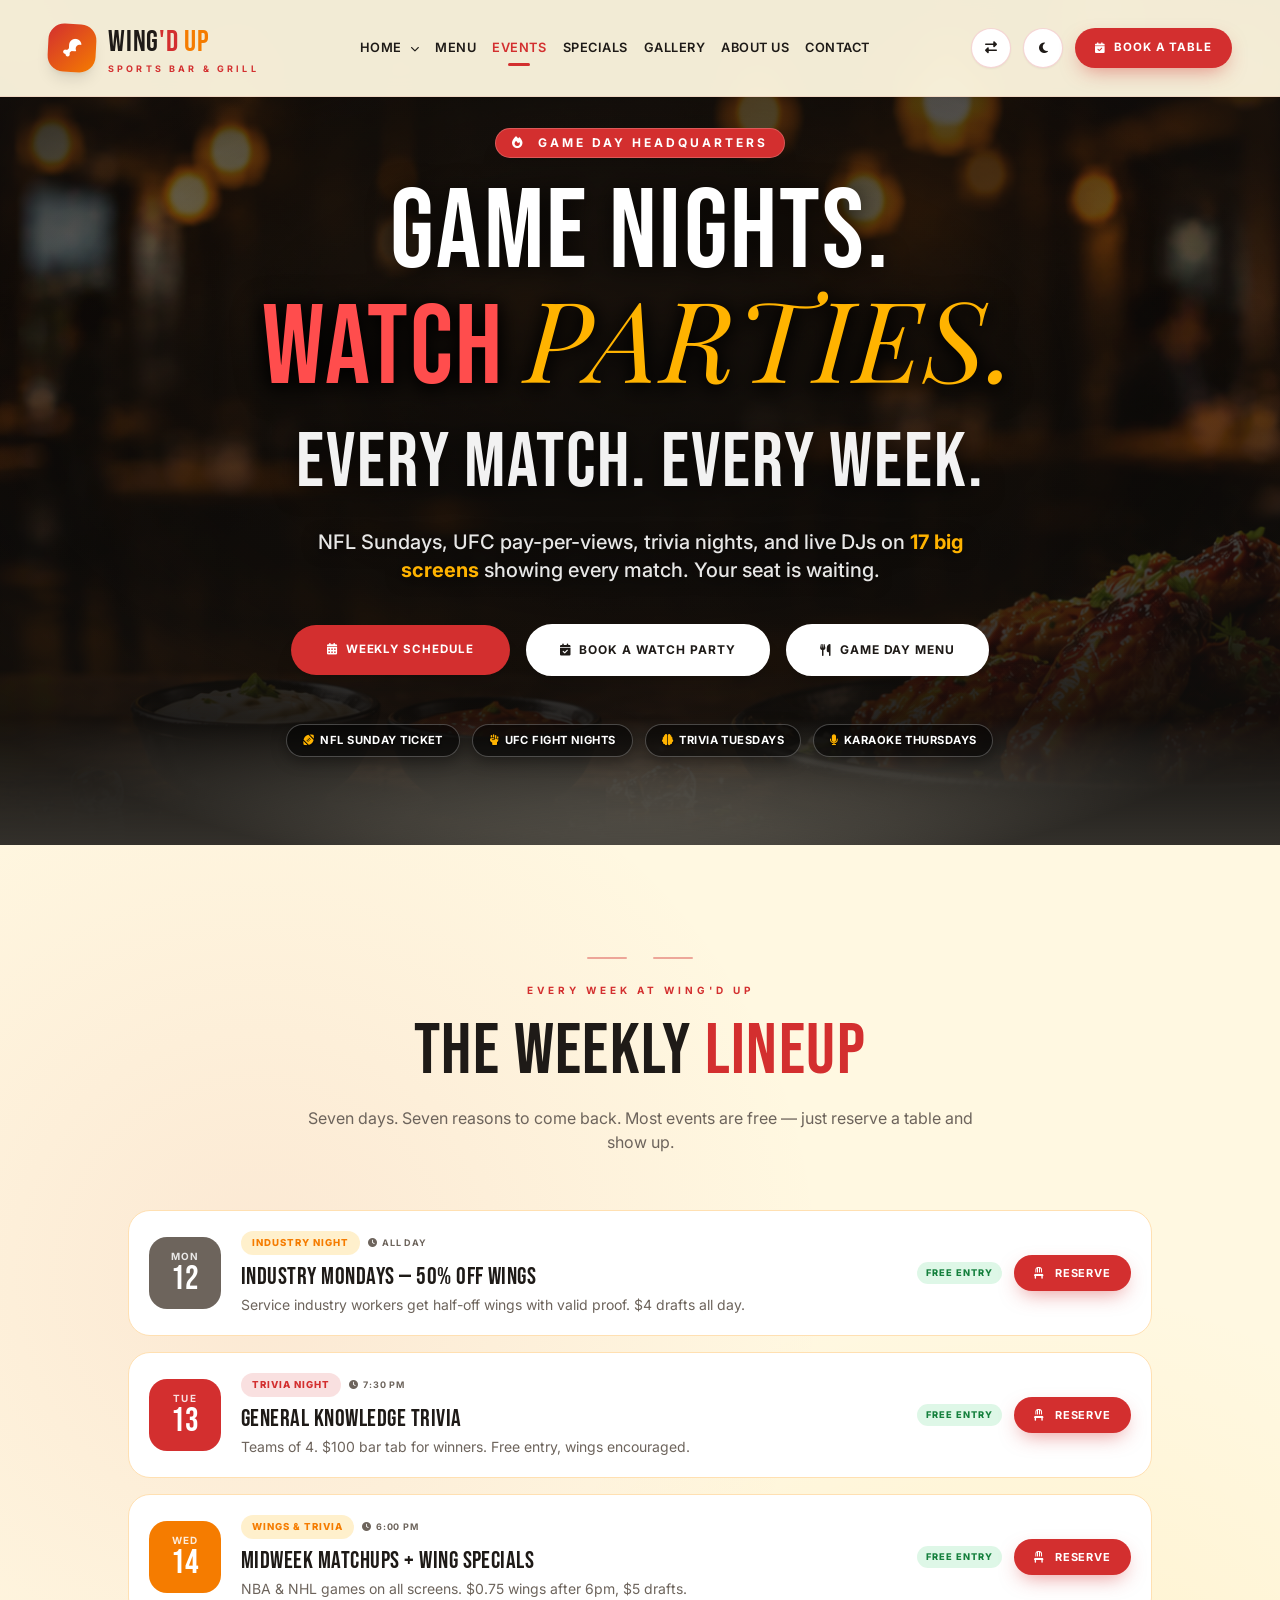
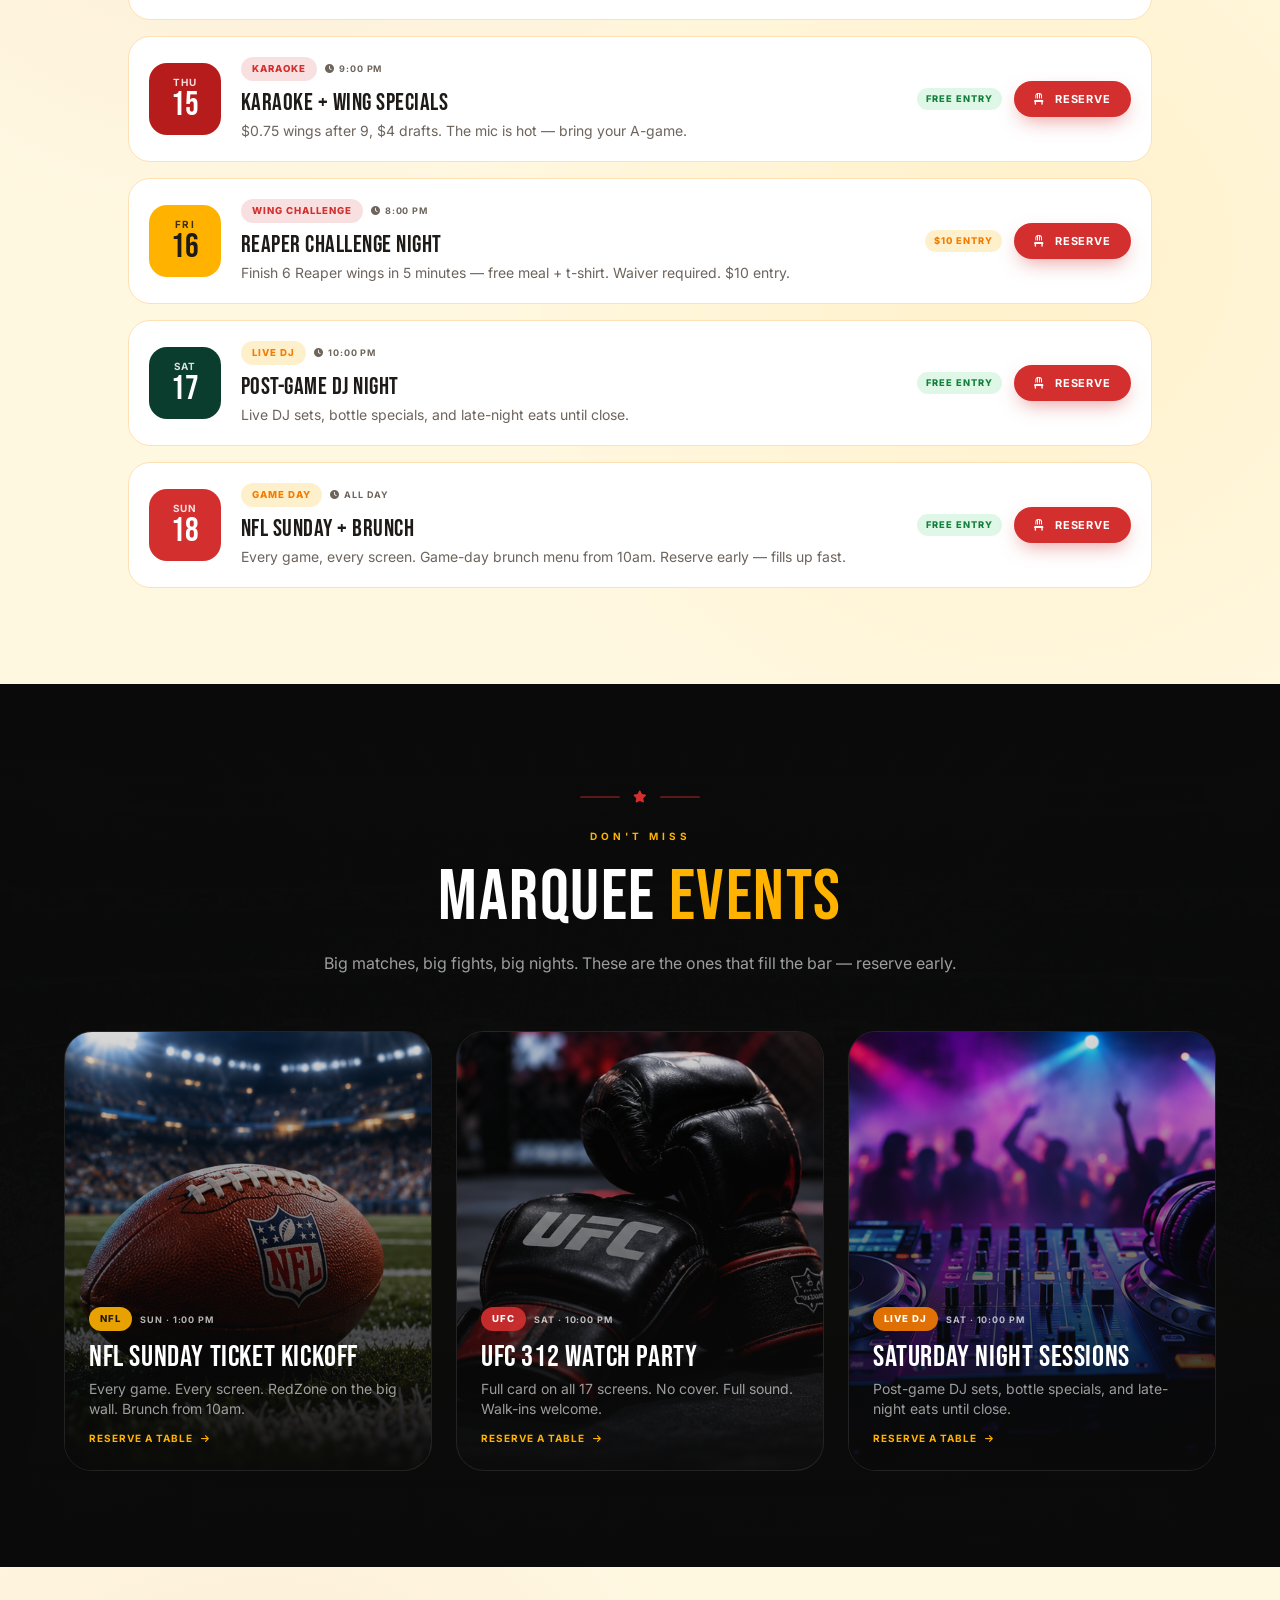
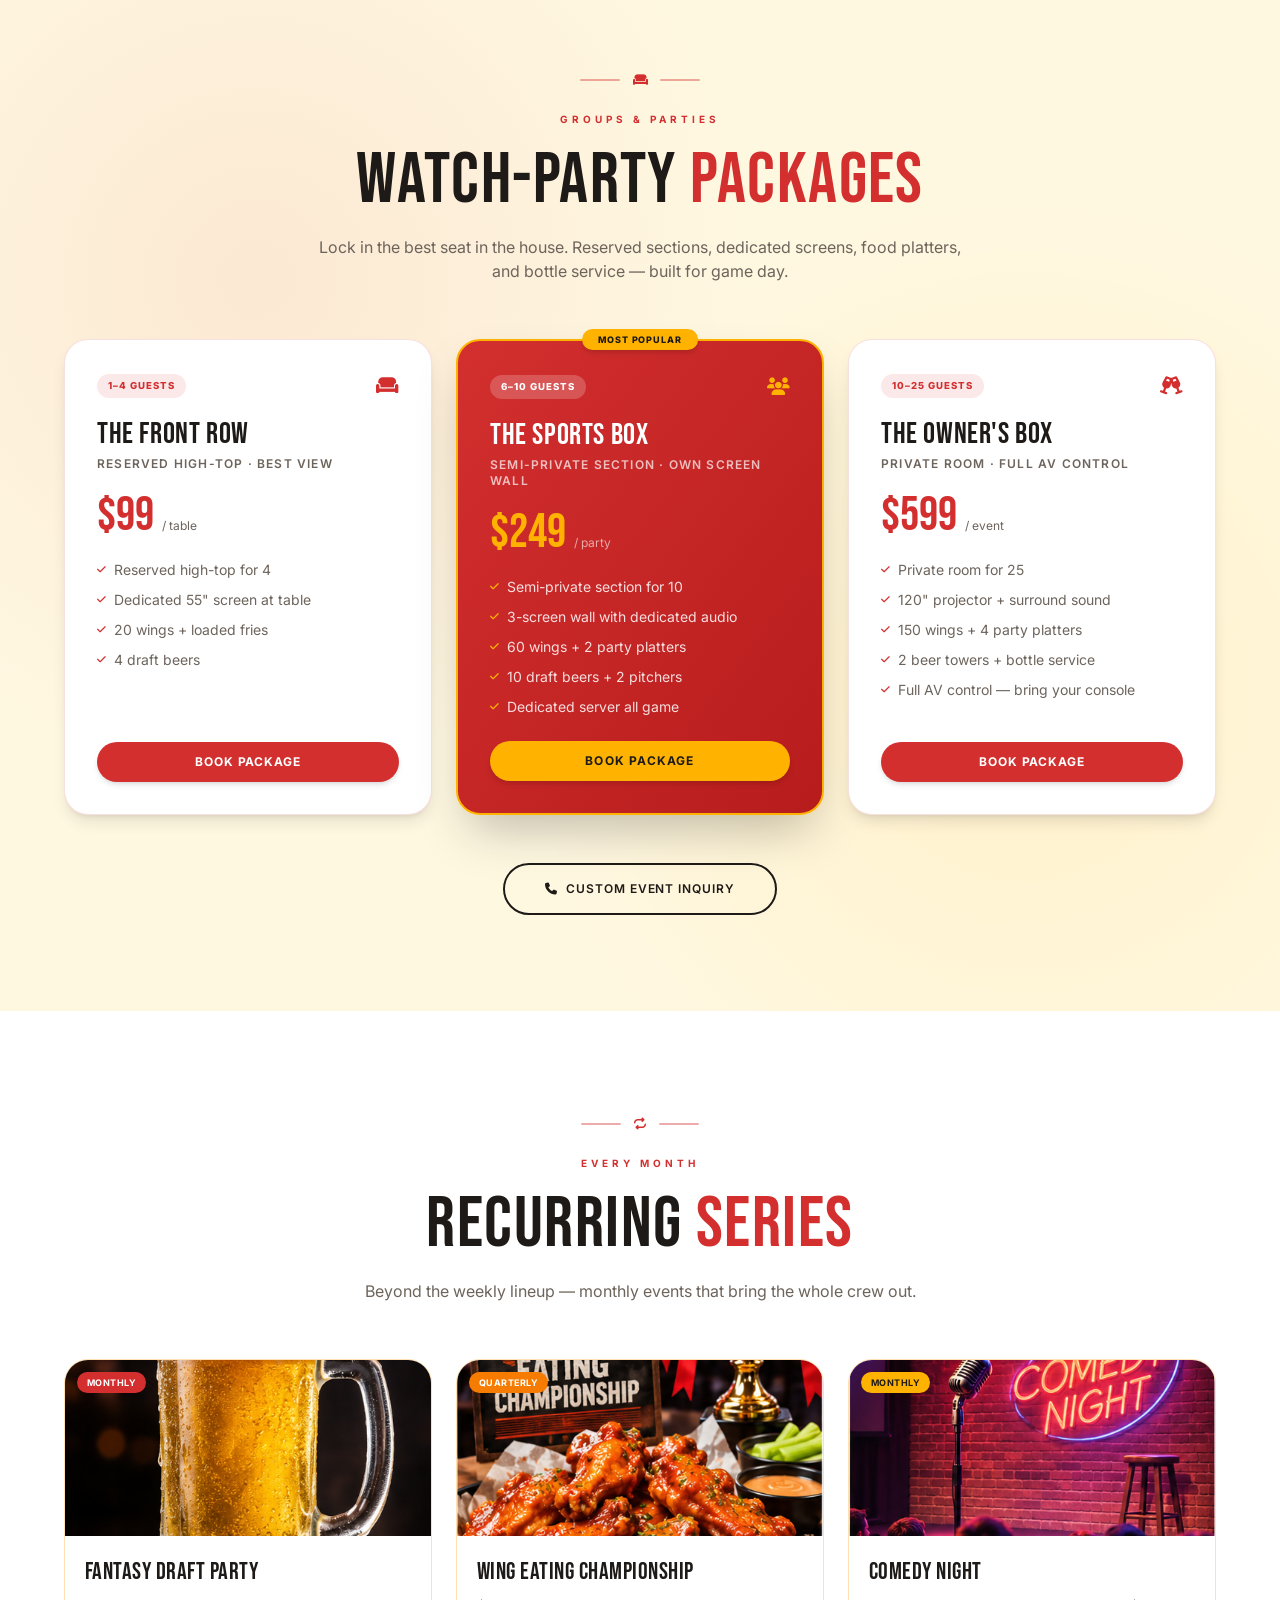
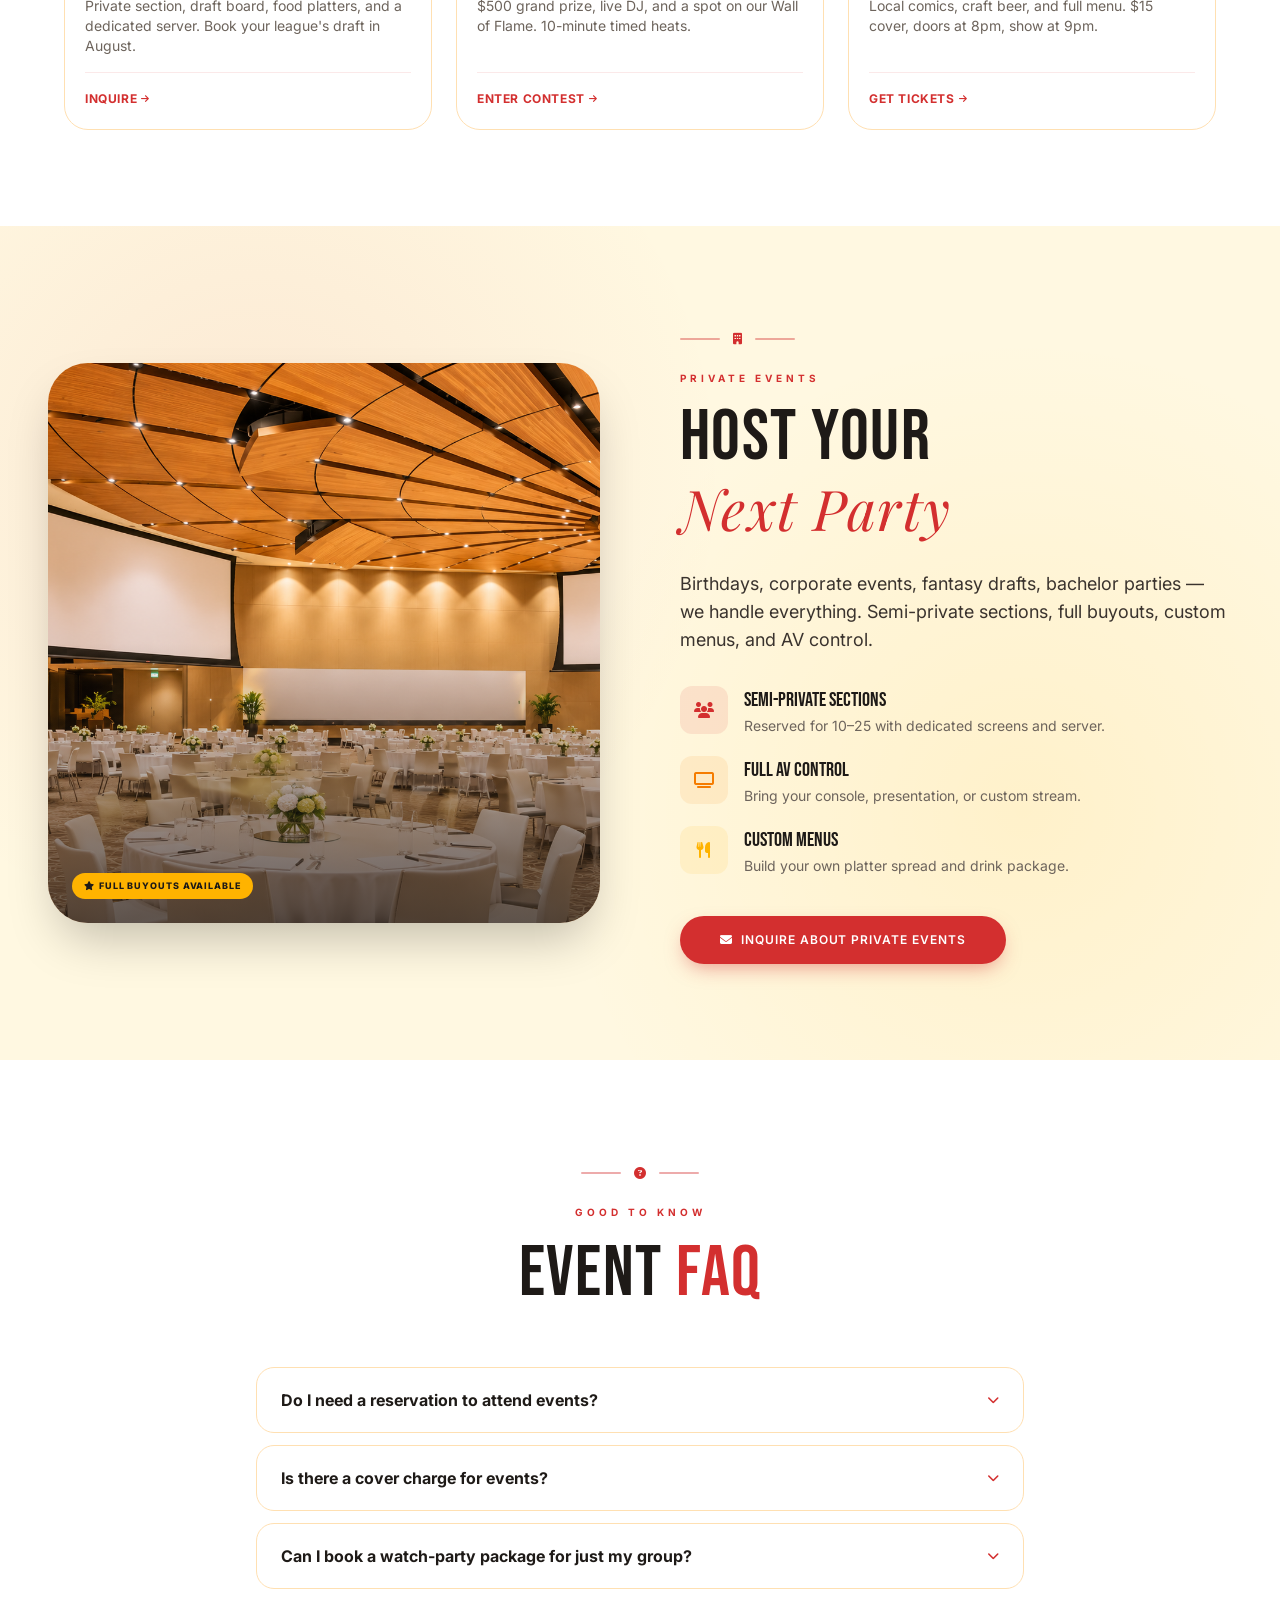
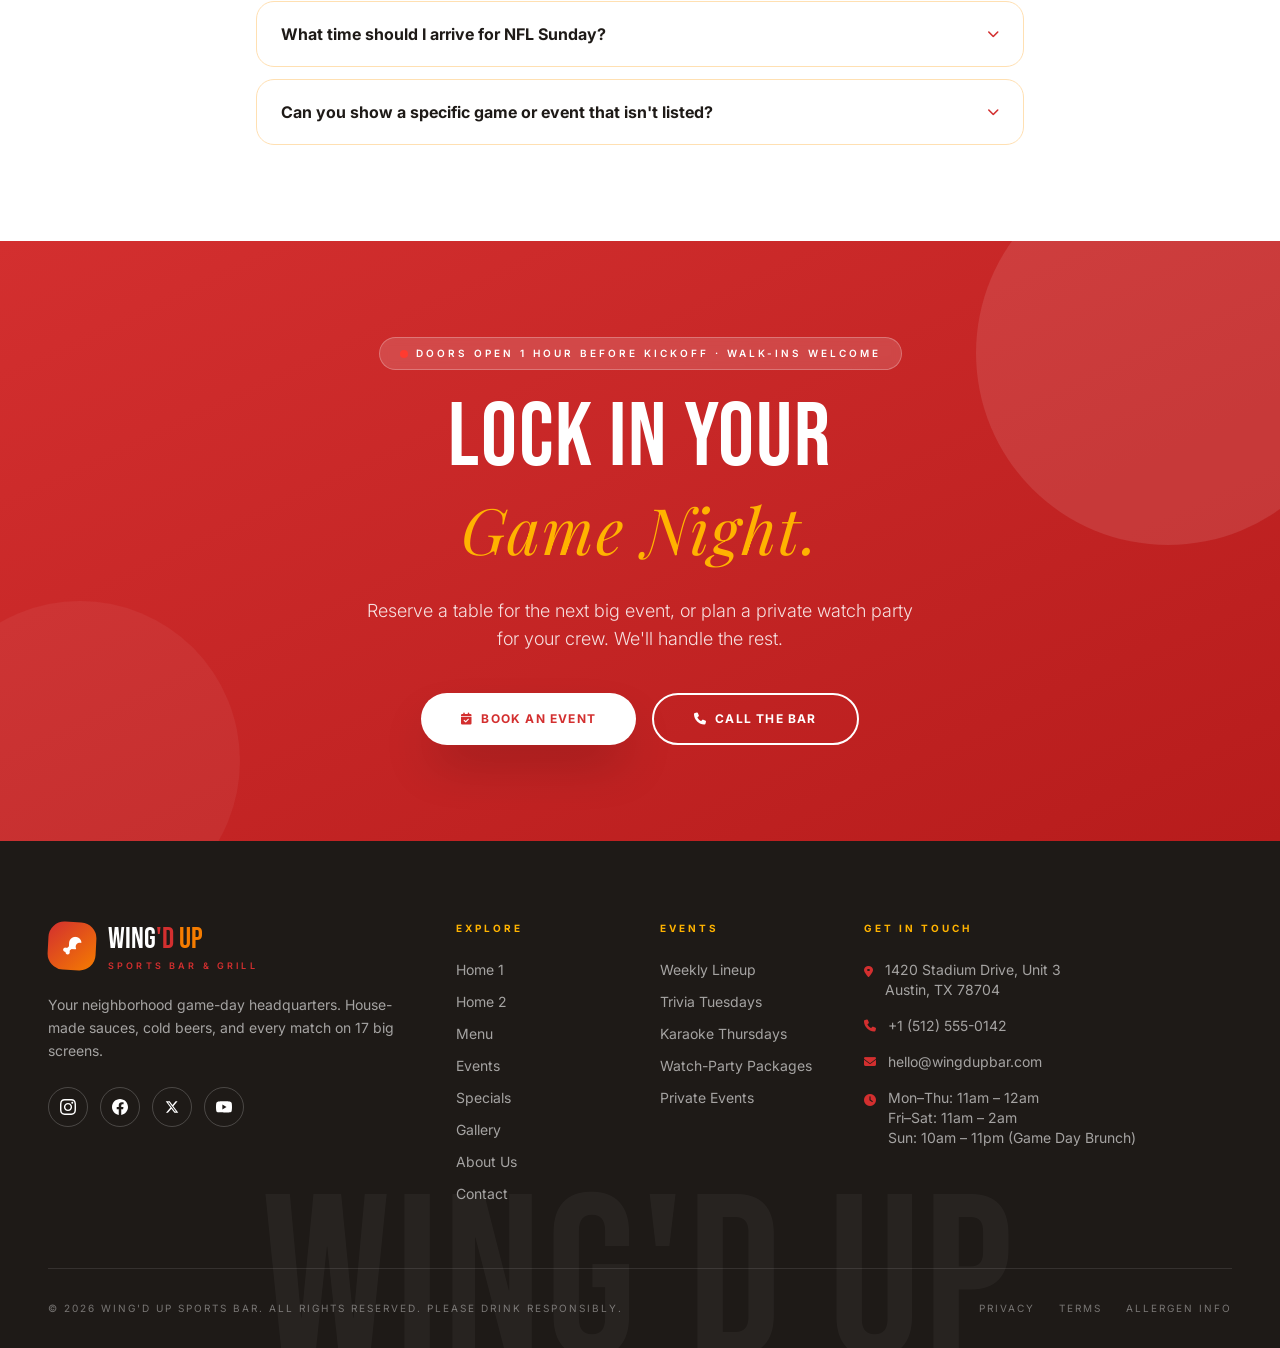
<file: events.html>
<!DOCTYPE html>
<html lang="en" dir="ltr" class="scroll-smooth">
<head>
  <meta charset="UTF-8" />
  <meta name="viewport" content="width=device-width, initial-scale=1.0" />
  <title>Wing &amp; Sports Bar · Events · Game Nights, Trivia &amp; Watch Parties</title>
  <link rel="icon" type="image/svg+xml" href="data:image/svg+xml,%3Csvg xmlns='http://www.w3.org/2000/svg' viewBox='0 0 24 24' fill='none' stroke='%23D32F2F' stroke-width='1.8' stroke-linecap='round' stroke-linejoin='round'%3E%3Cpath d='M12 2L2 7v10l10 5 10-5V7l-10-5zM2 7l10 5 10-5M12 22V12'/%3E%3C/svg%3E" />
  <meta name="description" content="Wing & Sports Bar events — NFL Sundays, UFC pay-per-views, trivia Tuesdays, karaoke Thursdays, wing challenges, live DJs, and private watch-party packages. See the full schedule.">

  <script src="assets/tailwind.js"></script>
  <script>
    if (typeof tailwind === 'undefined') {
      document.write('<script src="https://cdn.tailwindcss.com"><\/script>');
    }
  </script>
  <link rel="stylesheet" href="assets/fontawesome/all.min.css">
  <link rel="stylesheet" href="https://cdnjs.cloudflare.com/ajax/libs/font-awesome/6.4.0/css/all.min.css">
  <link rel="preconnect" href="https://fonts.googleapis.com">
  <link rel="preconnect" href="https://fonts.gstatic.com" crossorigin>
  <link href="https://fonts.googleapis.com/css2?family=Bebas+Neue&family=Inter:wght@300;400;500;600;700;800&family=Playfair+Display:ital,wght@0,600;0,700;1,500&display=swap" rel="stylesheet">

  <script>
    tailwind.config = {
      darkMode: 'class',
      theme: {
        extend: {
          colors: {
            'wing-red': '#D32F2F',
            'wing-red-dark': '#B71C1C',
            'wing-orange': '#F57C00',
            'wing-amber': '#FFB300',
            'wing-cream': '#FFF8E1',
            'wing-charcoal': '#1E1A17',
            'wing-dark': '#0F0D0B',
            'wing-ash': '#6D645C',
            'wing-smoke': '#2D2824',
            'stadium-dark': '#0A0A0A',
          },
          fontFamily: {
            display: ['"Bebas Neue"', 'sans-serif'],
            sans: ['"Inter"', 'sans-serif'],
            serif: ['"Playfair Display"', 'serif'],
          },
          animation: {
            'fade-up': 'fadeUp 0.9s ease-out forwards',
            'pulse-live': 'pulseLive 1.6s ease-in-out infinite',
          },
          keyframes: {
            fadeUp: { '0%': { opacity: '0', transform: 'translateY(24px)' }, '100%': { opacity: '1', transform: 'translateY(0)' } },
            pulseLive: { '0%,100%': { opacity: '1' }, '50%': { opacity: '0.35' } },
          }
        }
      }
    }
  </script>

  <style>
    html { scroll-behavior: smooth; }
    html.dark { color-scheme: dark; }
    body {
      font-family: 'Inter', sans-serif;
      background-color: #FFF8E1;
      color: #1E1A17;
      overflow-x: hidden;
    }
    .dark body { background-color: #0F0D0B; color: #F5F0E8; }
    h1, h2, h3, .display-font { font-family: 'Bebas Neue', sans-serif; letter-spacing: 0.02em; line-height: 1.05; }
    .serif-accent { font-family: 'Playfair Display', serif; }

    body::-webkit-scrollbar { width: 8px; }
    body::-webkit-scrollbar-track { background: #FFF8E1; }
    body::-webkit-scrollbar-thumb { background: #D32F2F; border-radius: 10px; }
    .dark body::-webkit-scrollbar-track { background: #1E1A17; }

    /* Navbar */
    .nav-link {
      position: relative; font-weight: 600; color: #1E1A17; transition: color 0.3s;
      font-size: 0.8rem; letter-spacing: 0.04em; text-transform: uppercase; white-space: nowrap;
    }
    .dark .nav-link { color: #F5F0E8; }
    .nav-link:hover { color: #D32F2F; }
    .nav-link.active { color: #D32F2F !important; }
    .nav-link.active::after {
      content: ''; position: absolute; bottom: -8px; left: 50%; transform: translateX(-50%);
      width: 22px; height: 3px; background: #D32F2F; border-radius: 2px;
    }
    .dark .nav-link.active { color: #FF8A65 !important; }
    .dark .nav-link.active::after { background: #FF8A65; }
    .dark .nav-link:hover { color: #FF8A65; }

    /* Dropdown */
    .dropdown-menu-custom {
      position: absolute; top: 100%; left: 50%;
      transform: translateX(-50%) translateY(12px);
      min-width: 200px; background: #FFFFFF; border-radius: 16px; padding: 0.5rem 0;
      box-shadow: 0 20px 40px -12px rgba(0,0,0,0.15), 0 4px 10px -4px rgba(0,0,0,0.1);
      opacity: 0; visibility: hidden; transition: all 0.25s ease; z-index: 1000;
      border: 1px solid #FFE0B2;
    }
    .dark .dropdown-menu-custom { background: #2D2824; border-color: #D32F2F; box-shadow: 0 20px 40px -12px rgba(0,0,0,0.5); }
    .dropdown-custom:hover .dropdown-menu-custom { opacity: 1; visibility: visible; transform: translateX(-50%) translateY(0); }
    .dropdown-item {
      display: flex; align-items: center; padding: 0.65rem 1.4rem;
      transition: all 0.2s; color: #1E1A17; font-size: 0.85rem; letter-spacing: 0.02em; font-weight: 500;
    }
    .dark .dropdown-item { color: #F5F0E8; }
    .dropdown-item:hover { background-color: #FFF8E1; color: #B71C1C; padding-left: 1.7rem; }
    .dark .dropdown-item:hover { background-color: #D32F2F; color: #FFFFFF !important; padding-left: 1.7rem; }
    .dropdown-item.active { background-color: #FFE0B2; color: #B71C1C !important; font-weight: 700; }
    .dark .dropdown-item.active { background-color: #D32F2F; color: #FFFFFF !important; }

    .mobile-menu {
      background: #FFFFFF; max-height: 0; overflow: hidden;
      transition: max-height 0.45s cubic-bezier(0.4, 0, 0.2, 1);
      border-radius: 0 0 24px 24px;
    }
    .dark .mobile-menu { background: #2D2824; }
    .mobile-menu.open { max-height: 85vh; overflow-y: auto; }

    .btn-primary {
      background-color: #D32F2F; color: #FFFFFF; font-weight: 700; border-radius: 50px;
      transition: all 0.3s ease; letter-spacing: 0.08em; text-transform: uppercase; font-size: 0.72rem;
      box-shadow: 0 8px 20px -6px rgba(211,47,47,0.5); white-space: nowrap;
    }
    .btn-primary:hover {
      background-color: #B71C1C; transform: translateY(-2px);
      box-shadow: 0 15px 30px -6px rgba(211,47,47,0.6);
    }
    .btn-outline {
      border: 2px solid #1E1A17; color: #1E1A17; background: transparent; border-radius: 50px;
      font-weight: 700; transition: all 0.3s; letter-spacing: 0.08em; text-transform: uppercase; font-size: 0.72rem;
      white-space: nowrap;
    }
    .btn-outline:hover { background-color: #1E1A17; color: #FFF8E1; transform: translateY(-2px); }
    .dark .btn-outline { border-color: #F5F0E8; color: #F5F0E8; }
    .dark .btn-outline:hover { background-color: #F5F0E8; color: #1E1A17; }

    /* Stadium hero */
    .events-hero { position: relative; overflow: hidden; background: #0A0A0A; }
    .events-hero-bg {
      position: absolute; inset: 0;
      background-image: url('assets/hero_events.jpg');
      background-size: cover; background-position: center;
      opacity: 0.4; filter: saturate(1.1) contrast(1.05);
    }
    .events-hero-overlay {
      position: absolute; inset: 0;
      background:
        radial-gradient(ellipse at 50% 0%, rgba(255,179,0,0.15) 0%, transparent 55%),
        linear-gradient(180deg, rgba(10,10,10,0.85) 0%, rgba(10,10,10,0.55) 40%, rgba(10,10,10,0.95) 100%);
    }
    .events-hero-grid {
      position: absolute; inset: 0; opacity: 0.12;
      background-image: linear-gradient(rgba(255,179,0,0.5) 1px, transparent 1px),
                        linear-gradient(90deg, rgba(255,179,0,0.5) 1px, transparent 1px);
      background-size: 60px 60px;
      mask-image: radial-gradient(ellipse at center, black 20%, transparent 75%);
      -webkit-mask-image: radial-gradient(ellipse at center, black 20%, transparent 75%);
    }

    .live-dot {
      width: 8px; height: 8px; border-radius: 50%;
      background: #FF3B30; box-shadow: 0 0 0 0 rgba(255,59,48,0.7);
      animation: pulseLive 1.6s ease-in-out infinite;
    }

    .scoreboard-glass {
      background: rgba(20,18,16,0.72);
      backdrop-filter: blur(18px);
      border: 1px solid rgba(255,179,0,0.22);
      box-shadow: 0 30px 60px -20px rgba(0,0,0,0.8), inset 0 1px 0 rgba(255,255,255,0.06);
    }

    .league-pill {
      font-size: 0.6rem; font-weight: 800; letter-spacing: 0.1em; text-transform: uppercase;
      padding: 0.3rem 0.7rem; border-radius: 100px;
    }

    .divider-flame { display: inline-flex; align-items: center; gap: 0.8rem; color: #D32F2F; }
    .divider-flame::before,
    .divider-flame::after { content: ''; width: 40px; height: 2px; background: currentColor; opacity: 0.4; border-radius: 2px; }

    .reveal { opacity: 0; transform: translateY(24px); transition: all 0.8s cubic-bezier(0.25, 0.46, 0.45, 0.94); }
    .reveal.visible { opacity: 1; transform: translateY(0); }

    .sports-bar-bg {
      background-image: radial-gradient(circle at 20% 30%, rgba(211,47,47,0.08) 0%, transparent 40%),
                        radial-gradient(circle at 80% 70%, rgba(255,179,0,0.1) 0%, transparent 40%);
    }
    .dark .sports-bar-bg {
      background-image: radial-gradient(circle at 20% 30%, rgba(255,138,101,0.1) 0%, transparent 40%),
                        radial-gradient(circle at 80% 70%, rgba(255,179,0,0.08) 0%, transparent 40%);
    }

    .section-title { font-size: clamp(2.5rem, 6vw, 4.5rem); }
    .section-title-sm { font-size: clamp(2rem, 5vw, 3.5rem); }
    .break-safe { overflow-wrap: anywhere; word-break: break-word; }

    /* Weekly schedule row */
    .schedule-row {
      background: #FFFFFF; border: 1px solid #FFE0B2; border-radius: 22px;
      transition: all 0.3s ease;
    }
    .dark .schedule-row { background: #2D2824; border-color: #4E443C; }
    .schedule-row:hover { border-color: #D32F2F; transform: translateX(4px); box-shadow: 0 20px 40px -16px rgba(211,47,47,0.35); }

    .day-badge {
      display: flex; flex-direction: column; align-items: center; justify-content: center;
      width: 60px; min-width: 60px; height: 60px; border-radius: 14px;
      background: #D32F2F; color: white;
    }
    @media (min-width: 640px) {
      .day-badge { width: 72px; min-width: 72px; height: 72px; border-radius: 18px; }
    }
    .day-badge .dow { font-size: 0.55rem; text-transform: uppercase; letter-spacing: 0.12em; font-weight: 700; opacity: 0.85; }
    @media (min-width: 640px) { .day-badge .dow { font-size: 0.62rem; } }
    .day-badge .num { font-family: 'Bebas Neue', sans-serif; font-size: 1.7rem; line-height: 1; }
    @media (min-width: 640px) { .day-badge .num { font-size: 2.1rem; } }

    /* Featured event card */
    .featured-card {
      border-radius: 28px; overflow: hidden; position: relative;
      transition: all 0.45s cubic-bezier(0.25,0.46,0.45,0.94);
      border: 1px solid rgba(255,255,255,0.1);
      display: flex !important; flex-direction: column !important;
    }
    .featured-card img { transition: transform 0.7s ease; }
    .featured-card:hover { transform: translateY(-8px); border-color: #FFB300; box-shadow: 0 35px 65px -20px rgba(255,179,0,0.35); }
    .featured-card:hover img { transform: scale(1.06); }
    .featured-overlay {
      position: absolute; inset: 0;
      background: linear-gradient(to top, rgba(10,10,10,0.96) 0%, rgba(10,10,10,0.5) 55%, rgba(10,10,10,0.15) 100%);
    }

    /* Watch party package */
    .package-card {
      border-radius: 26px; overflow: hidden; transition: all 0.4s ease;
      border: 1px solid rgba(255,255,255,0.1);
      background: rgba(20,18,16,0.55);
      backdrop-filter: blur(14px);
    }
    .package-card:hover { transform: translateY(-8px); border-color: #FFB300; box-shadow: 0 30px 60px -20px rgba(255,179,0,0.4); }

    /* Recurring series card */
    .series-card {
      background: #FFFFFF; border-radius: 24px; overflow: hidden;
      border: 1px solid #FFE0B2; transition: all 0.35s ease;
      display: flex !important; flex-direction: column !important; height: 100% !important;
    }
    .dark .series-card { background: #2D2824; border-color: #4E443C; }
    .series-card:hover { transform: translateY(-6px); box-shadow: 0 25px 50px -15px rgba(211,47,47,0.35); border-color: #D32F2F; }

    /* FAQ accordion */
    .faq-item {
      background: #FFFFFF; border-radius: 18px; border: 1px solid #FFE0B2;
      transition: all 0.3s ease; overflow: hidden;
    }
    .dark .faq-item { background: #2D2824; border-color: #4E443C; }
    .faq-item.open { border-color: #D32F2F; box-shadow: 0 15px 30px -12px rgba(211,47,47,0.25); }
    .faq-question {
      display: flex; align-items: center; justify-content: space-between; gap: 1rem;
      width: 100%; text-align: left; padding: 1.1rem 1.25rem; cursor: pointer;
      font-weight: 700; font-size: 0.9rem; color: #1E1A17;
    }
    @media (min-width: 640px) { .faq-question { padding: 1.25rem 1.5rem; font-size: 1rem; } }
    .dark .faq-question { color: #F5F0E8; }
    .faq-icon { transition: transform 0.3s ease; color: #D32F2F; flex-shrink: 0; }
    .faq-item.open .faq-icon { transform: rotate(180deg); }
    .faq-answer {
      max-height: 0; overflow: hidden;
      transition: max-height 0.4s cubic-bezier(0.4, 0, 0.2, 1);
    }
    .faq-item.open .faq-answer { max-height: 400px; }
    .faq-answer-inner {
      padding: 0 1.25rem 1.25rem; font-size: 0.8rem; line-height: 1.6;
      color: #6D645C;
    }
    @media (min-width: 640px) { .faq-answer-inner { padding: 0 1.5rem 1.5rem; font-size: 0.85rem; } }
    .dark .faq-answer-inner { color: #B9AFA5; }

    .tag-pill {
      display: inline-flex; align-items: center; gap: 0.25rem;
      font-size: 0.58rem; font-weight: 800; letter-spacing: 0.1em; text-transform: uppercase;
      padding: 0.25rem 0.6rem; border-radius: 100px;
    }
  
    /* Hero with assets/bg.png (Optimized readability) */
    .hero-wings { position: relative; overflow: hidden; background-color: #0F0D0B; }
    .hero-overlay {
      position: absolute; inset: 0;
      background:
        radial-gradient(ellipse 70% 60% at 50% 45%, rgba(15, 13, 11, 0.72) 0%, rgba(15, 13, 11, 0.42) 65%, rgba(15, 13, 11, 0.85) 100%),
        linear-gradient(180deg, rgba(15, 13, 11, 0.7) 0%, rgba(15, 13, 11, 0.25) 35%, rgba(15, 13, 11, 0.8) 85%, #FFF8E1 100%);
      pointer-events: none;
    }
    .dark .hero-overlay {
      background:
        radial-gradient(ellipse 70% 60% at 50% 45%, rgba(15, 13, 11, 0.72) 0%, rgba(15, 13, 11, 0.45) 65%, rgba(15, 13, 11, 0.88) 100%),
        linear-gradient(180deg, rgba(15, 13, 11, 0.75) 0%, rgba(15, 13, 11, 0.3) 35%, rgba(15, 13, 11, 0.88) 85%, #0F0D0B 100%);
    }

    .hero-wings .sauce-chip {
      display: inline-flex; align-items: center; gap: 0.35rem;
      background: rgba(0, 0, 0, 0.6); backdrop-filter: blur(8px);
      border: 1px solid rgba(255, 255, 255, 0.25); border-radius: 100px; padding: 0.45rem 1rem;
      font-size: 0.7rem; font-weight: 700; letter-spacing: 0.04em; text-transform: uppercase; color: #FFFFFF;
      box-shadow: 0 4px 15px rgba(0, 0, 0, 0.35); text-shadow: 0 1px 3px rgba(0, 0, 0, 0.8);
      transition: all 0.25s;
    }
    .hero-wings .sauce-chip i { color: #FFB300; }
    .hero-wings .sauce-chip:hover {
      background: #D32F2F; border-color: #D32F2F; color: #FFFFFF;
      transform: translateY(-2px); box-shadow: 0 8px 20px rgba(211, 47, 47, 0.5);
    }
    .hero-wings .sauce-chip:hover i { color: #FFFFFF; }

    /* Responsive typography helpers */
    .hero-title { font-size: clamp(3rem, 9vw, 7rem); line-height: 0.92; }
    .hero-sub { font-size: clamp(2.5rem, 6vw, 5rem); }

  
    /* Hero solid white button with guaranteed dark text in all themes */
    .hero-btn-white {
      background-color: #FFFFFF !important;
      color: #1E1A17 !important;
      border: 2px solid #FFFFFF !important;
      font-weight: 700;
      letter-spacing: 0.08em;
      text-transform: uppercase;
      font-size: 0.72rem;
      border-radius: 50px;
      box-shadow: 0 10px 25px -5px rgba(0, 0, 0, 0.35);
      transition: all 0.3s ease;
      white-space: nowrap;
    }
    .hero-btn-white:hover {
      background-color: #D32F2F !important;
      color: #FFFFFF !important;
      border-color: #D32F2F !important;
      transform: translateY(-2px);
      box-shadow: 0 15px 30px -5px rgba(211, 47, 47, 0.55);
    }
    .dark .hero-btn-white {
      background-color: #FFFFFF !important;
      color: #1E1A17 !important;
      border-color: #FFFFFF !important;
    }
    .dark .hero-btn-white:hover {
      background-color: #D32F2F !important;
      color: #FFFFFF !important;
      border-color: #D32F2F !important;
    }
  
    /* Critical Hero & Layout Protection (Zero-FOUC & Offline safety) */
    .hero-wings, .stadium-hero {
      position: relative;
      min-height: 100vh;
      display: flex;
      flex-direction: column;
      justify-content: center;
      align-items: center;
      overflow: hidden;
    }
    .hero-wings > .absolute, .stadium-hero > .absolute {
      position: absolute;
      inset: 0;
    }
    .hero-wings img, .stadium-hero img {
      width: 100%;
      height: 100%;
      object-fit: cover;
      object-position: center;
    }
  </style>
</head>

<body>

  <!-- ============================================= -->
  <!-- NAVIGATION -->
  <!-- ============================================= -->
  <nav class="fixed top-0 left-0 right-0 z-50 bg-wing-cream/95 dark:bg-[#0F0D0B]/95 backdrop-blur-md border-b border-wing-red/10 dark:border-wing-red/20 shadow-sm transition-all duration-300">
    <div class="max-w-[1400px] mx-auto px-4 sm:px-6 lg:px-10 xl:px-12">
      <div class="flex items-center justify-between h-16 sm:h-20 lg:h-24 gap-3">

        <a href="index.html" class="flex items-center gap-2 sm:gap-3 group shrink-0">
          <div class="w-9 h-9 sm:w-11 sm:h-11 lg:w-12 lg:h-12 rounded-xl sm:rounded-2xl bg-gradient-to-br from-wing-red to-wing-orange flex items-center justify-center shadow-lg group-hover:scale-105 transition-transform duration-300 rotate-3 group-hover:rotate-0 shrink-0">
            <i class="fas fa-drumstick-bite text-white text-base sm:text-lg"></i>
          </div>
          <div class="leading-none">
            <div class="text-xl sm:text-2xl lg:text-3xl font-display text-[#1E1A17] dark:text-[#F5F0E8] tracking-wide">
              Wing<span class="text-wing-red">'d</span> <span class="text-wing-orange">Up</span>
            </div>
            <div class="text-[7px] sm:text-[8px] lg:text-[9px] uppercase tracking-[0.35em] text-wing-red font-bold mt-0.5 sm:mt-1">Sports Bar &amp; Grill</div>
          </div>
        </a>

        <div class="hidden xl:flex items-center gap-4 2xl:gap-6">
          <div class="dropdown-custom relative py-4">
            <button class="nav-link flex items-center gap-1">
              Home <i class="fas fa-chevron-down text-[9px] ms-1"></i>
            </button>
            <div class="dropdown-menu-custom">
              <a href="index.html" class="dropdown-item">Home 1</a>
              <a href="home2.html" class="dropdown-item">Home 2</a>
            </div>
          </div>
          <a href="menu.html" class="nav-link">Menu</a>
          <a href="events.html" class="nav-link active">Events</a>
          <a href="specials.html" class="nav-link">Specials</a>
          <a href="gallery.html" class="nav-link">Gallery</a>
          <a href="our-story.html" class="nav-link">About Us</a>
          <a href="contact.html" class="nav-link">Contact</a>
        </div>

        <div class="flex items-center gap-2 sm:gap-3 shrink-0">
          <button id="rtl-toggle" class="hidden xl:flex w-10 h-10 2xl:w-11 2xl:h-11 rounded-full bg-white dark:bg-[#2D2824] border border-wing-red/20 dark:border-wing-red/30 items-center justify-center text-[#1E1A17] dark:text-[#F5F0E8] hover:bg-wing-red hover:border-wing-red hover:text-white shadow-sm transition-all duration-300" title="Toggle RTL / LTR" aria-label="Toggle text direction">
            <i class="fas fa-right-left text-xs"></i>
          </button>
          <button id="theme-toggle" class="hidden xl:flex w-10 h-10 2xl:w-11 2xl:h-11 rounded-full bg-white dark:bg-[#2D2824] border border-wing-red/20 dark:border-wing-red/30 items-center justify-center text-[#1E1A17] dark:text-[#F5F0E8] hover:bg-wing-red hover:border-wing-red hover:text-white shadow-sm transition-all duration-300" title="Toggle theme" aria-label="Toggle color theme">
            <i class="fas fa-moon dark:hidden text-xs"></i>
            <i class="fas fa-sun hidden dark:inline text-xs"></i>
          </button>
          <a href="contact.html" class="hidden xl:inline-flex btn-primary h-10 2xl:h-11 px-5 2xl:px-7 rounded-full items-center justify-center gap-2">
            <i class="fas fa-calendar-check text-[11px]"></i> Book a Table
          </a>
          <button id="mobile-toggle" class="xl:hidden w-10 h-10 rounded-full bg-wing-red text-white flex items-center justify-center shadow-md">
            <i class="fas fa-bars text-sm"></i>
          </button>
        </div>
      </div>

      <div id="mobile-menu" class="mobile-menu xl:hidden">
        <div class="py-4 px-2 space-y-1">
          <div>
            <button onclick="document.getElementById('home-mobile-drop').classList.toggle('hidden'); document.getElementById('home-mobile-icon').classList.toggle('rotate-180')" class="w-full flex items-center justify-between py-3 px-4 font-bold text-wing-red dark:text-wing-red bg-wing-red/10 dark:bg-wing-red/20 hover:bg-wing-red/15 rounded-xl text-sm cursor-pointer">
              <span>Home</span>
              <i id="home-mobile-icon" class="fas fa-chevron-down text-xs transition-transform duration-300"></i>
            </button>
            <div id="home-mobile-drop" class="hidden pl-2 space-y-1 mt-1 mb-2">
              <a href="index.html" class="block py-2.5 px-4 font-medium text-[#1E1A17] dark:text-[#F5F0E8] hover:bg-wing-red/10 dark:hover:bg-wing-red/20 rounded-lg text-sm transition">
                <i class="fas fa-home w-5 me-2 text-xs"></i> Home 1
              </a>
              <a href="home2.html" class="block py-2.5 px-4 font-medium text-[#1E1A17] dark:text-[#F5F0E8] hover:bg-wing-red/10 dark:hover:bg-wing-red/20 rounded-lg text-sm transition">
                <i class="fas fa-home w-5 me-2 text-xs"></i> Home 2
              </a>
            </div>
          </div>
          <a href="menu.html" class="block py-3 px-4 font-medium text-[#1E1A17] dark:text-[#F5F0E8] hover:bg-wing-red/10 dark:hover:bg-wing-red/20 rounded-xl text-sm transition">Menu</a>
          <a href="events.html" class="block py-3 px-4 font-bold text-wing-red dark:text-wing-red bg-wing-red/10 dark:bg-wing-red/20 rounded-xl text-sm transition">Events</a>
          <a href="specials.html" class="block py-3 px-4 font-medium text-[#1E1A17] dark:text-[#F5F0E8] hover:bg-wing-red/10 dark:hover:bg-wing-red/20 rounded-xl text-sm transition">Specials</a>
          <a href="gallery.html" class="block py-3 px-4 font-medium text-[#1E1A17] dark:text-[#F5F0E8] hover:bg-wing-red/10 dark:hover:bg-wing-red/20 rounded-xl text-sm transition">Gallery</a>
          <a href="our-story.html" class="block py-3 px-4 font-medium text-[#1E1A17] dark:text-[#F5F0E8] hover:bg-wing-red/10 dark:hover:bg-wing-red/20 rounded-xl text-sm transition">About Us</a>
          <a href="contact.html" class="block py-3 px-4 font-medium text-[#1E1A17] dark:text-[#F5F0E8] hover:bg-wing-red/10 dark:hover:bg-wing-red/20 rounded-xl text-sm transition">Contact</a>
          <div class="flex flex-col gap-2.5 pt-4 mt-2 border-t border-wing-red/20 dark:border-wing-red/30">
            <a href="contact.html" class="text-center btn-primary py-3 rounded-full text-xs font-bold">Book a Table</a>
            <div class="flex gap-2.5">
              <button id="mobile-theme-toggle" class="flex-1 py-2.5 rounded-full bg-wing-red/10 dark:bg-wing-red/20 text-wing-red text-xs font-semibold">
                <i class="fas fa-moon dark:hidden"></i><i class="fas fa-sun hidden dark:inline"></i> Theme
              </button>
              <button id="mobile-rtl-toggle" class="flex-1 py-2.5 rounded-full bg-wing-red/10 dark:bg-wing-red/20 text-wing-red text-xs font-semibold">
                <i class="fas fa-exchange-alt"></i> RTL
              </button>
            </div>
          </div>
        </div>
      </div>
    </div>
  </nav>

  <!-- ============================================= -->
  <!-- SECTION 1: EVENTS HERO (HOME 1 STYLE) -->
  <!-- ============================================= -->
    <section class="hero-wings min-h-[75vh] flex flex-col justify-center items-center pt-24 sm:pt-28 lg:pt-32 pb-12 sm:pb-16 lg:pb-20 relative overflow-hidden">
    <div class="absolute inset-0 z-0">
      <img src="assets/bg.png" alt="Sports bar crowd and events" class="w-full h-full object-cover object-center">
      <div class="hero-overlay"></div>
    </div>

    <div class="max-w-[1400px] mx-auto px-4 sm:px-6 lg:px-10 xl:px-12 w-full relative z-10 flex flex-col justify-center">
      <div class="text-center max-w-4xl mx-auto animate-fade-up">
        <span class="inline-block py-1.5 px-3 sm:px-4 rounded-full bg-wing-red text-white text-[9px] sm:text-[10px] md:text-xs font-bold tracking-[0.2em] sm:tracking-[0.25em] uppercase mb-5 sm:mb-6 shadow-xl backdrop-blur-sm border border-white/20">
          <i class="fas fa-fire me-1.5"></i> Game Day Headquarters
        </span>

        <h1 class="hero-title font-display text-white mb-4 sm:mb-6 break-safe drop-shadow-[0_3px_12px_rgba(0,0,0,0.85)]">
          GAME NIGHTS.<br>
          <span class="text-[#FF4D4D] drop-shadow-[0_2px_8px_rgba(0,0,0,0.9)]">WATCH</span> <span class="text-wing-amber serif-accent italic drop-shadow-[0_2px_8px_rgba(0,0,0,0.9)]">PARTIES.</span><br>
          <span class="hero-sub tracking-wide text-white/95">EVERY MATCH. EVERY WEEK.</span>
        </h1>

        <p class="text-white/90 font-medium text-base sm:text-lg md:text-xl max-w-2xl mx-auto mb-8 sm:mb-10 leading-relaxed px-2 drop-shadow-[0_2px_8px_rgba(0,0,0,0.9)]">
          NFL Sundays, UFC pay-per-views, trivia nights, and live DJs on <span class="font-bold text-wing-amber">17 big screens</span> showing every match. Your seat is waiting.
        </p>

        <div class="flex flex-col sm:flex-row gap-3 sm:gap-4 justify-center items-center mb-8 sm:mb-12 px-2">
          <a href="#weekly" class="btn-primary px-7 sm:px-9 py-3.5 sm:py-4 rounded-full inline-flex items-center justify-center gap-2 w-full sm:w-auto shadow-xl">
            <i class="fas fa-calendar-alt"></i> Weekly Schedule
          </a>
          <a href="contact.html" class="hero-btn-white px-7 sm:px-8 py-3.5 sm:py-4 rounded-full inline-flex items-center justify-center gap-2 text-xs text-[#1E1A17] shadow-xl transition w-full sm:w-auto">
            <i class="fas fa-calendar-check"></i> Book a Watch Party
          </a>
          <a href="menu.html" class="hero-btn-white px-7 sm:px-8 py-3.5 sm:py-4 rounded-full inline-flex items-center justify-center gap-2 text-xs text-[#1E1A17] shadow-xl transition w-full sm:w-auto">
            <i class="fas fa-utensils"></i> Game Day Menu
          </a>
        </div>

        <div class="flex flex-wrap justify-center gap-2 sm:gap-3 mb-2 px-2">
          <a href="#weekly" class="sauce-chip"><i class="fas fa-football"></i> NFL Sunday Ticket</a>
          <a href="#weekly" class="sauce-chip"><i class="fas fa-hand-fist"></i> UFC Fight Nights</a>
          <a href="#weekly" class="sauce-chip"><i class="fas fa-brain"></i> Trivia Tuesdays</a>
          <a href="#weekly" class="sauce-chip"><i class="fas fa-microphone"></i> Karaoke Thursdays</a>
        </div>
      </div>
    </div>
  </section>


  <!-- ============================================= -->
  <!-- SECTION 2: WEEKLY SCHEDULE -->
  <!-- ============================================= -->
  <section id="weekly" class="py-16 sm:py-20 lg:py-24 bg-wing-cream dark:bg-wing-dark relative sports-bar-bg scroll-mt-24">
    <div class="max-w-[1400px] mx-auto px-4 sm:px-6 lg:px-10 xl:px-12 relative z-10">

      <div class="text-center mb-10 sm:mb-14 reveal">
        <div class="divider-flame mb-4 sm:mb-6"><i class="fas fa-calendar-star text-xs"></i></div>
        <span class="block text-[9px] sm:text-[10px] uppercase tracking-[0.3em] sm:tracking-[0.4em] text-wing-red font-bold mb-3 sm:mb-4">Every Week at Wing'd Up</span>
        <h2 class="section-title font-display text-[#1E1A17] dark:text-[#F5F0E8] mb-3 sm:mb-4 break-safe">
          THE WEEKLY <span class="text-wing-red">LINEUP</span>
        </h2>
        <p class="text-wing-ash dark:text-[#B9AFA5] max-w-2xl mx-auto text-xs sm:text-sm md:text-base leading-relaxed">
          Seven days. Seven reasons to come back. Most events are free — just reserve a table and show up.
        </p>
      </div>

      <div class="space-y-3 sm:space-y-4 max-w-5xl mx-auto">

        <!-- Monday -->
        <div class="schedule-row p-4 sm:p-5 reveal flex flex-col sm:flex-row sm:items-center gap-3 sm:gap-5">
          <div class="flex items-center gap-3 sm:gap-4 shrink-0">
            <div class="day-badge" style="background:#6D645C;">
              <span class="dow">Mon</span>
              <span class="num">12</span>
            </div>
          </div>
          <div class="flex-1 min-w-0">
            <div class="flex flex-wrap items-center gap-2 mb-1.5">
              <span class="league-pill bg-wing-amber/20 text-wing-orange">Industry Night</span>
              <span class="text-[9px] font-bold uppercase tracking-widest text-wing-ash dark:text-[#B9AFA5]"><i class="fas fa-clock me-1"></i>All Day</span>
            </div>
            <h3 class="font-display text-lg sm:text-xl md:text-2xl text-[#1E1A17] dark:text-[#F5F0E8] leading-tight">Industry Mondays — 50% Off Wings</h3>
            <p class="text-[11px] sm:text-xs md:text-sm text-wing-ash dark:text-[#B9AFA5] leading-relaxed mt-0.5">Service industry workers get half-off wings with valid proof. $4 drafts all day.</p>
          </div>
          <div class="flex items-center gap-2 sm:gap-3 shrink-0">
            <span class="tag-pill bg-green-500/15 text-green-700 dark:text-green-400">Free Entry</span>
            <a href="contact.html" class="btn-primary px-4 sm:px-5 py-2 sm:py-2.5 rounded-full text-[10px] sm:text-[11px] font-bold whitespace-nowrap"><i class="fas fa-chair me-1.5"></i> Reserve</a>
          </div>
        </div>

        <!-- Tuesday -->
        <div class="schedule-row p-4 sm:p-5 reveal flex flex-col sm:flex-row sm:items-center gap-3 sm:gap-5">
          <div class="flex items-center gap-3 sm:gap-4 shrink-0">
            <div class="day-badge" style="background:#D32F2F;">
              <span class="dow">Tue</span>
              <span class="num">13</span>
            </div>
          </div>
          <div class="flex-1 min-w-0">
            <div class="flex flex-wrap items-center gap-2 mb-1.5">
              <span class="league-pill bg-wing-red/15 text-wing-red">Trivia Night</span>
              <span class="text-[9px] font-bold uppercase tracking-widest text-wing-ash dark:text-[#B9AFA5]"><i class="fas fa-clock me-1"></i>7:30 PM</span>
            </div>
            <h3 class="font-display text-lg sm:text-xl md:text-2xl text-[#1E1A17] dark:text-[#F5F0E8] leading-tight">General Knowledge Trivia</h3>
            <p class="text-[11px] sm:text-xs md:text-sm text-wing-ash dark:text-[#B9AFA5] leading-relaxed mt-0.5">Teams of 4. $100 bar tab for winners. Free entry, wings encouraged.</p>
          </div>
          <div class="flex items-center gap-2 sm:gap-3 shrink-0">
            <span class="tag-pill bg-green-500/15 text-green-700 dark:text-green-400">Free Entry</span>
            <a href="contact.html" class="btn-primary px-4 sm:px-5 py-2 sm:py-2.5 rounded-full text-[10px] sm:text-[11px] font-bold whitespace-nowrap"><i class="fas fa-chair me-1.5"></i> Reserve</a>
          </div>
        </div>

        <!-- Wednesday -->
        <div class="schedule-row p-4 sm:p-5 reveal flex flex-col sm:flex-row sm:items-center gap-3 sm:gap-5">
          <div class="flex items-center gap-3 sm:gap-4 shrink-0">
            <div class="day-badge" style="background:#F57C00;">
              <span class="dow">Wed</span>
              <span class="num">14</span>
            </div>
          </div>
          <div class="flex-1 min-w-0">
            <div class="flex flex-wrap items-center gap-2 mb-1.5">
              <span class="league-pill bg-wing-amber/20 text-wing-orange">Wings &amp; Trivia</span>
              <span class="text-[9px] font-bold uppercase tracking-widest text-wing-ash dark:text-[#B9AFA5]"><i class="fas fa-clock me-1"></i>6:00 PM</span>
            </div>
            <h3 class="font-display text-lg sm:text-xl md:text-2xl text-[#1E1A17] dark:text-[#F5F0E8] leading-tight">Midweek Matchups + Wing Specials</h3>
            <p class="text-[11px] sm:text-xs md:text-sm text-wing-ash dark:text-[#B9AFA5] leading-relaxed mt-0.5">NBA &amp; NHL games on all screens. $0.75 wings after 6pm, $5 drafts.</p>
          </div>
          <div class="flex items-center gap-2 sm:gap-3 shrink-0">
            <span class="tag-pill bg-green-500/15 text-green-700 dark:text-green-400">Free Entry</span>
            <a href="contact.html" class="btn-primary px-4 sm:px-5 py-2 sm:py-2.5 rounded-full text-[10px] sm:text-[11px] font-bold whitespace-nowrap"><i class="fas fa-chair me-1.5"></i> Reserve</a>
          </div>
        </div>

        <!-- Thursday -->
        <div class="schedule-row p-4 sm:p-5 reveal flex flex-col sm:flex-row sm:items-center gap-3 sm:gap-5">
          <div class="flex items-center gap-3 sm:gap-4 shrink-0">
            <div class="day-badge" style="background:#B71C1C;">
              <span class="dow">Thu</span>
              <span class="num">15</span>
            </div>
          </div>
          <div class="flex-1 min-w-0">
            <div class="flex flex-wrap items-center gap-2 mb-1.5">
              <span class="league-pill bg-wing-red/15 text-wing-red">Karaoke</span>
              <span class="text-[9px] font-bold uppercase tracking-widest text-wing-ash dark:text-[#B9AFA5]"><i class="fas fa-clock me-1"></i>9:00 PM</span>
            </div>
            <h3 class="font-display text-lg sm:text-xl md:text-2xl text-[#1E1A17] dark:text-[#F5F0E8] leading-tight">Karaoke + Wing Specials</h3>
            <p class="text-[11px] sm:text-xs md:text-sm text-wing-ash dark:text-[#B9AFA5] leading-relaxed mt-0.5">$0.75 wings after 9, $4 drafts. The mic is hot — bring your A-game.</p>
          </div>
          <div class="flex items-center gap-2 sm:gap-3 shrink-0">
            <span class="tag-pill bg-green-500/15 text-green-700 dark:text-green-400">Free Entry</span>
            <a href="contact.html" class="btn-primary px-4 sm:px-5 py-2 sm:py-2.5 rounded-full text-[10px] sm:text-[11px] font-bold whitespace-nowrap"><i class="fas fa-chair me-1.5"></i> Reserve</a>
          </div>
        </div>

        <!-- Friday -->
        <div class="schedule-row p-4 sm:p-5 reveal flex flex-col sm:flex-row sm:items-center gap-3 sm:gap-5">
          <div class="flex items-center gap-3 sm:gap-4 shrink-0">
            <div class="day-badge" style="background:#FFB300; color:#1E1A17;">
              <span class="dow">Fri</span>
              <span class="num">16</span>
            </div>
          </div>
          <div class="flex-1 min-w-0">
            <div class="flex flex-wrap items-center gap-2 mb-1.5">
              <span class="league-pill bg-wing-red/15 text-wing-red">Wing Challenge</span>
              <span class="text-[9px] font-bold uppercase tracking-widest text-wing-ash dark:text-[#B9AFA5]"><i class="fas fa-clock me-1"></i>8:00 PM</span>
            </div>
            <h3 class="font-display text-lg sm:text-xl md:text-2xl text-[#1E1A17] dark:text-[#F5F0E8] leading-tight">Reaper Challenge Night</h3>
            <p class="text-[11px] sm:text-xs md:text-sm text-wing-ash dark:text-[#B9AFA5] leading-relaxed mt-0.5">Finish 6 Reaper wings in 5 minutes — free meal + t-shirt. Waiver required. $10 entry.</p>
          </div>
          <div class="flex items-center gap-2 sm:gap-3 shrink-0">
            <span class="tag-pill bg-wing-amber/20 text-wing-orange">$10 Entry</span>
            <a href="contact.html" class="btn-primary px-4 sm:px-5 py-2 sm:py-2.5 rounded-full text-[10px] sm:text-[11px] font-bold whitespace-nowrap"><i class="fas fa-chair me-1.5"></i> Reserve</a>
          </div>
        </div>

        <!-- Saturday -->
        <div class="schedule-row p-4 sm:p-5 reveal flex flex-col sm:flex-row sm:items-center gap-3 sm:gap-5">
          <div class="flex items-center gap-3 sm:gap-4 shrink-0">
            <div class="day-badge" style="background:#0B3D2E;">
              <span class="dow">Sat</span>
              <span class="num">17</span>
            </div>
          </div>
          <div class="flex-1 min-w-0">
            <div class="flex flex-wrap items-center gap-2 mb-1.5">
              <span class="league-pill bg-wing-amber/20 text-wing-orange">Live DJ</span>
              <span class="text-[9px] font-bold uppercase tracking-widest text-wing-ash dark:text-[#B9AFA5]"><i class="fas fa-clock me-1"></i>10:00 PM</span>
            </div>
            <h3 class="font-display text-lg sm:text-xl md:text-2xl text-[#1E1A17] dark:text-[#F5F0E8] leading-tight">Post-Game DJ Night</h3>
            <p class="text-[11px] sm:text-xs md:text-sm text-wing-ash dark:text-[#B9AFA5] leading-relaxed mt-0.5">Live DJ sets, bottle specials, and late-night eats until close.</p>
          </div>
          <div class="flex items-center gap-2 sm:gap-3 shrink-0">
            <span class="tag-pill bg-green-500/15 text-green-700 dark:text-green-400">Free Entry</span>
            <a href="contact.html" class="btn-primary px-4 sm:px-5 py-2 sm:py-2.5 rounded-full text-[10px] sm:text-[11px] font-bold whitespace-nowrap"><i class="fas fa-chair me-1.5"></i> Reserve</a>
          </div>
        </div>

        <!-- Sunday -->
        <div class="schedule-row p-4 sm:p-5 reveal flex flex-col sm:flex-row sm:items-center gap-3 sm:gap-5">
          <div class="flex items-center gap-3 sm:gap-4 shrink-0">
            <div class="day-badge" style="background:#D32F2F;">
              <span class="dow">Sun</span>
              <span class="num">18</span>
            </div>
          </div>
          <div class="flex-1 min-w-0">
            <div class="flex flex-wrap items-center gap-2 mb-1.5">
              <span class="league-pill bg-wing-amber/20 text-wing-orange">Game Day</span>
              <span class="text-[9px] font-bold uppercase tracking-widest text-wing-ash dark:text-[#B9AFA5]"><i class="fas fa-clock me-1"></i>All Day</span>
            </div>
            <h3 class="font-display text-lg sm:text-xl md:text-2xl text-[#1E1A17] dark:text-[#F5F0E8] leading-tight">NFL Sunday + Brunch</h3>
            <p class="text-[11px] sm:text-xs md:text-sm text-wing-ash dark:text-[#B9AFA5] leading-relaxed mt-0.5">Every game, every screen. Game-day brunch menu from 10am. Reserve early — fills up fast.</p>
          </div>
          <div class="flex items-center gap-2 sm:gap-3 shrink-0">
            <span class="tag-pill bg-green-500/15 text-green-700 dark:text-green-400">Free Entry</span>
            <a href="contact.html" class="btn-primary px-4 sm:px-5 py-2 sm:py-2.5 rounded-full text-[10px] sm:text-[11px] font-bold whitespace-nowrap"><i class="fas fa-chair me-1.5"></i> Reserve</a>
          </div>
        </div>

      </div>
    </div>
  </section>

  <!-- ============================================= -->
  <!-- SECTION 3: FEATURED MARQUEE EVENTS -->
  <!-- ============================================= -->
  <section class="py-16 sm:py-20 lg:py-24 bg-stadium-dark relative overflow-hidden">
    <div class="absolute inset-0 opacity-15">
      <img src="assets/hero_stadium_crowd.jpg" alt="Stadium crowd" class="w-full h-full object-cover">
    </div>
    <div class="absolute inset-0 bg-gradient-to-b from-stadium-dark via-stadium-dark/90 to-stadium-dark"></div>

    <div class="max-w-[1400px] mx-auto px-4 sm:px-6 lg:px-10 xl:px-12 relative z-10">

      <div class="text-center mb-10 sm:mb-14 reveal">
        <div class="divider-flame mb-4 sm:mb-6"><i class="fas fa-star text-xs"></i></div>
        <span class="block text-[9px] sm:text-[10px] uppercase tracking-[0.3em] sm:tracking-[0.4em] text-wing-amber font-bold mb-3 sm:mb-4">Don't Miss</span>
        <h2 class="section-title font-display text-white mb-3 sm:mb-4 break-safe">
          MARQUEE <span class="text-wing-amber">EVENTS</span>
        </h2>
        <p class="text-white/60 max-w-2xl mx-auto text-xs sm:text-sm md:text-base leading-relaxed">
          Big matches, big fights, big nights. These are the ones that fill the bar — reserve early.
        </p>
      </div>

      <div class="grid grid-cols-1 md:grid-cols-3 gap-5 sm:gap-6 max-w-6xl mx-auto items-stretch">

        <!-- Event 1 -->
        <a href="contact.html" class="featured-card h-[380px] sm:h-[420px] md:h-[440px] reveal flex flex-col relative">
          <img src="assets/nfl_sunday_ticket_kickoff.png" alt="NFL Sunday football" class="w-full h-full object-cover">
          <div class="featured-overlay"></div>
          <div class="absolute inset-0 p-5 sm:p-6 flex flex-col justify-end">
            <div class="flex items-center gap-2 mb-2">
              <span class="league-pill bg-wing-amber/90 text-wing-charcoal">NFL</span>
              <span class="text-white/70 text-[9px] font-bold uppercase tracking-widest">Sun · 1:00 PM</span>
            </div>
            <h3 class="font-display text-2xl sm:text-3xl text-white leading-tight mb-1">NFL Sunday Ticket Kickoff</h3>
            <p class="text-white/60 text-xs sm:text-sm leading-relaxed mb-3">Every game. Every screen. RedZone on the big wall. Brunch from 10am.</p>
            <span class="inline-flex items-center gap-2 text-wing-amber text-[10px] font-bold uppercase tracking-widest">Reserve a Table <i class="fas fa-arrow-right text-[9px]"></i></span>
          </div>
        </a>

        <!-- Event 2 -->
        <a href="contact.html" class="featured-card h-[380px] sm:h-[420px] md:h-[440px] reveal flex flex-col relative">
          <img src="assets/ufc_watch_party.png" alt="UFC fight night" class="w-full h-full object-cover">
          <div class="featured-overlay"></div>
          <div class="absolute inset-0 p-5 sm:p-6 flex flex-col justify-end">
            <div class="flex items-center gap-2 mb-2">
              <span class="league-pill bg-wing-red/90 text-white">UFC</span>
              <span class="text-white/70 text-[9px] font-bold uppercase tracking-widest">Sat · 10:00 PM</span>
            </div>
            <h3 class="font-display text-2xl sm:text-3xl text-white leading-tight mb-1">UFC 312 Watch Party</h3>
            <p class="text-white/60 text-xs sm:text-sm leading-relaxed mb-3">Full card on all 17 screens. No cover. Full sound. Walk-ins welcome.</p>
            <span class="inline-flex items-center gap-2 text-wing-amber text-[10px] font-bold uppercase tracking-widest">Reserve a Table <i class="fas fa-arrow-right text-[9px]"></i></span>
          </div>
        </a>

        <!-- Event 3 -->
        <a href="contact.html" class="featured-card h-[380px] sm:h-[420px] md:h-[440px] reveal flex flex-col relative">
          <img src="assets/live_dj_night.png" alt="Live DJ party" class="w-full h-full object-cover">
          <div class="featured-overlay"></div>
          <div class="absolute inset-0 p-5 sm:p-6 flex flex-col justify-end">
            <div class="flex items-center gap-2 mb-2">
              <span class="league-pill bg-wing-orange/90 text-white">Live DJ</span>
              <span class="text-white/70 text-[9px] font-bold uppercase tracking-widest">Sat · 10:00 PM</span>
            </div>
            <h3 class="font-display text-2xl sm:text-3xl text-white leading-tight mb-1">Saturday Night Sessions</h3>
            <p class="text-white/60 text-xs sm:text-sm leading-relaxed mb-3">Post-game DJ sets, bottle specials, and late-night eats until close.</p>
            <span class="inline-flex items-center gap-2 text-wing-amber text-[10px] font-bold uppercase tracking-widest">Reserve a Table <i class="fas fa-arrow-right text-[9px]"></i></span>
          </div>
        </a>
      </div>
    </div>
  </section>

  <!-- ============================================= -->
  <!-- SECTION 4: WATCH-PARTY PACKAGES -->
  <!-- ============================================= -->
  <section class="py-16 sm:py-20 lg:py-24 bg-wing-cream dark:bg-wing-dark relative sports-bar-bg">
    <div class="max-w-[1400px] mx-auto px-4 sm:px-6 lg:px-10 xl:px-12 relative z-10">

      <div class="text-center mb-10 sm:mb-14 reveal">
        <div class="divider-flame mb-4 sm:mb-6"><i class="fas fa-couch text-xs"></i></div>
        <span class="block text-[9px] sm:text-[10px] uppercase tracking-[0.3em] sm:tracking-[0.4em] text-wing-red font-bold mb-3 sm:mb-4">Groups &amp; Parties</span>
        <h2 class="section-title font-display text-[#1E1A17] dark:text-[#F5F0E8] mb-3 sm:mb-4 break-safe">
          WATCH-PARTY <span class="text-wing-red">PACKAGES</span>
        </h2>
        <p class="text-wing-ash dark:text-[#B9AFA5] max-w-2xl mx-auto text-xs sm:text-sm md:text-base leading-relaxed">
          Lock in the best seat in the house. Reserved sections, dedicated screens, food platters, and bottle service — built for game day.
        </p>
      </div>

      <div class="grid grid-cols-1 md:grid-cols-3 gap-5 sm:gap-6 max-w-6xl mx-auto items-stretch">

        <!-- Package 1 -->
        <div class="bg-white dark:bg-wing-smoke rounded-3xl p-6 sm:p-8 reveal flex flex-col h-full border border-wing-red/15 dark:border-wing-red/30 shadow-lg hover:shadow-2xl transition-all duration-300">
          <div class="flex items-center justify-between mb-4">
            <span class="league-pill bg-wing-red/10 text-wing-red">1–4 Guests</span>
            <i class="fas fa-couch text-wing-red text-lg"></i>
          </div>
          <h3 class="font-display text-2xl sm:text-3xl text-[#1E1A17] dark:text-[#F5F0E8] mb-1">The Front Row</h3>
          <p class="text-wing-ash dark:text-[#B9AFA5] text-[11px] sm:text-xs uppercase tracking-widest font-semibold mb-5">Reserved high-top · Best view</p>
          <div class="flex items-end gap-2 mb-5">
            <span class="font-display text-4xl sm:text-5xl text-wing-red leading-none">$99</span>
            <span class="text-wing-ash dark:text-[#B9AFA5] text-xs mb-1.5">/ table</span>
          </div>
          <ul class="space-y-2.5 mb-6 text-xs sm:text-sm text-wing-ash dark:text-[#B9AFA5] flex-1">
            <li class="flex items-start gap-2"><i class="fas fa-check text-wing-red mt-1 text-[10px] shrink-0"></i> Reserved high-top for 4</li>
            <li class="flex items-start gap-2"><i class="fas fa-check text-wing-red mt-1 text-[10px] shrink-0"></i> Dedicated 55" screen at table</li>
            <li class="flex items-start gap-2"><i class="fas fa-check text-wing-red mt-1 text-[10px] shrink-0"></i> 20 wings + loaded fries</li>
            <li class="flex items-start gap-2"><i class="fas fa-check text-wing-red mt-1 text-[10px] shrink-0"></i> 4 draft beers</li>
          </ul>
          <a href="contact.html" class="text-center btn-primary py-3 rounded-full text-[11px] sm:text-xs font-bold w-full mt-auto shadow-md">Book Package</a>
        </div>

        <!-- Package 2 - Featured -->
        <div class="bg-gradient-to-br from-wing-red to-wing-red-dark rounded-3xl p-6 sm:p-8 reveal flex flex-col h-full relative border-2 border-wing-amber shadow-2xl transition-all duration-300">
          <div class="absolute -top-3 left-1/2 -translate-x-1/2 bg-wing-amber text-wing-charcoal px-3 sm:px-4 py-1 rounded-full text-[8px] sm:text-[9px] uppercase tracking-widest font-extrabold shadow-md whitespace-nowrap z-10">Most Popular</div>
          <div class="flex items-center justify-between mb-4">
            <span class="league-pill bg-white/20 text-white">6–10 Guests</span>
            <i class="fas fa-users text-wing-amber text-lg"></i>
          </div>
          <h3 class="font-display text-2xl sm:text-3xl text-white mb-1">The Sports Box</h3>
          <p class="text-white/70 text-[11px] sm:text-xs uppercase tracking-widest font-semibold mb-5">Semi-private section · Own screen wall</p>
          <div class="flex items-end gap-2 mb-5">
            <span class="font-display text-4xl sm:text-5xl text-wing-amber leading-none">$249</span>
            <span class="text-white/60 text-xs mb-1.5">/ party</span>
          </div>
          <ul class="space-y-2.5 mb-6 text-xs sm:text-sm text-white/85 flex-grow">
            <li class="flex items-start gap-2"><i class="fas fa-check text-wing-amber mt-1 text-[10px] shrink-0"></i> Semi-private section for 10</li>
            <li class="flex items-start gap-2"><i class="fas fa-check text-wing-amber mt-1 text-[10px] shrink-0"></i> 3-screen wall with dedicated audio</li>
            <li class="flex items-start gap-2"><i class="fas fa-check text-wing-amber mt-1 text-[10px] shrink-0"></i> 60 wings + 2 party platters</li>
            <li class="flex items-start gap-2"><i class="fas fa-check text-wing-amber mt-1 text-[10px] shrink-0"></i> 10 draft beers + 2 pitchers</li>
            <li class="flex items-start gap-2"><i class="fas fa-check text-wing-amber mt-1 text-[10px] shrink-0"></i> Dedicated server all game</li>
          </ul>
          <a href="contact.html" class="text-center bg-wing-amber text-wing-charcoal hover:bg-white py-3 rounded-full text-[11px] sm:text-xs font-bold uppercase tracking-widest transition w-full mt-auto shadow-md">Book Package</a>
        </div>

        <!-- Package 3 -->
        <div class="bg-white dark:bg-wing-smoke rounded-3xl p-6 sm:p-8 reveal flex flex-col h-full border border-wing-red/15 dark:border-wing-red/30 shadow-lg hover:shadow-2xl transition-all duration-300">
          <div class="flex items-center justify-between mb-4">
            <span class="league-pill bg-wing-red/10 text-wing-red">10–25 Guests</span>
            <i class="fas fa-champagne-glasses text-wing-red text-lg"></i>
          </div>
          <h3 class="font-display text-2xl sm:text-3xl text-[#1E1A17] dark:text-[#F5F0E8] mb-1">The Owner's Box</h3>
          <p class="text-wing-ash dark:text-[#B9AFA5] text-[11px] sm:text-xs uppercase tracking-widest font-semibold mb-5">Private room · Full AV control</p>
          <div class="flex items-end gap-2 mb-5">
            <span class="font-display text-4xl sm:text-5xl text-wing-red leading-none">$599</span>
            <span class="text-wing-ash dark:text-[#B9AFA5] text-xs mb-1.5">/ event</span>
          </div>
          <ul class="space-y-2.5 mb-6 text-xs sm:text-sm text-wing-ash dark:text-[#B9AFA5] flex-1">
            <li class="flex items-start gap-2"><i class="fas fa-check text-wing-red mt-1 text-[10px] shrink-0"></i> Private room for 25</li>
            <li class="flex items-start gap-2"><i class="fas fa-check text-wing-red mt-1 text-[10px] shrink-0"></i> 120" projector + surround sound</li>
            <li class="flex items-start gap-2"><i class="fas fa-check text-wing-red mt-1 text-[10px] shrink-0"></i> 150 wings + 4 party platters</li>
            <li class="flex items-start gap-2"><i class="fas fa-check text-wing-red mt-1 text-[10px] shrink-0"></i> 2 beer towers + bottle service</li>
            <li class="flex items-start gap-2"><i class="fas fa-check text-wing-red mt-1 text-[10px] shrink-0"></i> Full AV control — bring your console</li>
          </ul>
          <a href="contact.html" class="text-center btn-primary py-3 rounded-full text-[11px] sm:text-xs font-bold w-full mt-auto shadow-md">Book Package</a>
        </div>
      </div>

      <div class="text-center mt-10 sm:mt-12 reveal">
        <a href="contact.html" class="btn-outline px-7 sm:px-10 py-3.5 sm:py-4 rounded-full inline-flex items-center gap-2 text-xs font-semibold">
          <i class="fas fa-phone"></i> Custom Event Inquiry
        </a>
      </div>
    </div>
  </section>

  <!-- ============================================= -->
  <!-- SECTION 5: RECURRING SERIES -->
  <!-- ============================================= -->
  <section class="py-16 sm:py-20 lg:py-24 bg-white dark:bg-wing-charcoal relative">
    <div class="max-w-[1400px] mx-auto px-4 sm:px-6 lg:px-10 xl:px-12">

      <div class="text-center mb-10 sm:mb-14 reveal">
        <div class="divider-flame mb-4 sm:mb-6"><i class="fas fa-repeat text-xs"></i></div>
        <span class="block text-[9px] sm:text-[10px] uppercase tracking-[0.3em] sm:tracking-[0.4em] text-wing-red font-bold mb-3 sm:mb-4">Every Month</span>
        <h2 class="section-title font-display text-[#1E1A17] dark:text-[#F5F0E8] mb-3 sm:mb-4 break-safe">
          RECURRING <span class="text-wing-red">SERIES</span>
        </h2>
        <p class="text-wing-ash dark:text-[#B9AFA5] max-w-2xl mx-auto text-xs sm:text-sm md:text-base leading-relaxed">
          Beyond the weekly lineup — monthly events that bring the whole crew out.
        </p>
      </div>

      <div class="grid grid-cols-1 sm:grid-cols-2 lg:grid-cols-3 gap-5 sm:gap-6 max-w-6xl mx-auto items-stretch">

        <div class="series-card reveal flex flex-col h-full">
          <div class="h-40 sm:h-44 overflow-hidden relative shrink-0 w-full">
            <img src="assets/craft_draft_pint.png" alt="Fantasy football draft party" class="w-full h-full object-cover">
            <span class="absolute top-3 left-3 bg-wing-red text-white text-[9px] font-bold px-2.5 py-1 rounded-full uppercase tracking-wider">Monthly</span>
          </div>
          <div class="p-5 flex flex-col flex-1">
            <h3 class="font-display text-xl sm:text-2xl text-[#1E1A17] dark:text-[#F5F0E8] mb-2">Fantasy Draft Party</h3>
            <p class="text-xs sm:text-sm text-wing-ash dark:text-[#B9AFA5] leading-relaxed mb-4 flex-1">Private section, draft board, food platters, and a dedicated server. Book your league's draft in August.</p>
            <div class="mt-auto pt-3 border-t border-wing-red/10 dark:border-wing-red/20"><a href="contact.html" class="text-wing-red text-[10px] sm:text-xs font-bold uppercase tracking-wider hover:text-wing-orange transition inline-flex items-center">Inquire <i class="fas fa-arrow-right ms-1 text-[9px]"></i></a></div>
          </div>
        </div>

        <div class="series-card reveal flex flex-col h-full">
          <div class="h-40 sm:h-44 overflow-hidden relative shrink-0 w-full">
            <img src="assets/wing_eating_championship.png" alt="Wing eating contest" class="w-full h-full object-cover">
            <span class="absolute top-3 left-3 bg-wing-orange text-white text-[9px] font-bold px-2.5 py-1 rounded-full uppercase tracking-wider">Quarterly</span>
          </div>
          <div class="p-5 flex flex-col flex-1">
            <h3 class="font-display text-xl sm:text-2xl text-[#1E1A17] dark:text-[#F5F0E8] mb-2">Wing Eating Championship</h3>
            <p class="text-xs sm:text-sm text-wing-ash dark:text-[#B9AFA5] leading-relaxed mb-4 flex-1">$500 grand prize, live DJ, and a spot on our Wall of Flame. 10-minute timed heats.</p>
            <div class="mt-auto pt-3 border-t border-wing-red/10 dark:border-wing-red/20"><a href="contact.html" class="text-wing-red text-[10px] sm:text-xs font-bold uppercase tracking-wider hover:text-wing-orange transition inline-flex items-center">Enter Contest <i class="fas fa-arrow-right ms-1 text-[9px]"></i></a></div>
          </div>
        </div>

        <div class="series-card reveal flex flex-col h-full">
          <div class="h-40 sm:h-44 overflow-hidden relative shrink-0 w-full">
            <img src="assets/comedy_night.png" alt="Live comedy night" class="w-full h-full object-cover">
            <span class="absolute top-3 left-3 bg-wing-amber text-wing-charcoal text-[9px] font-bold px-2.5 py-1 rounded-full uppercase tracking-wider">Monthly</span>
          </div>
          <div class="p-5 flex flex-col flex-1">
            <h3 class="font-display text-xl sm:text-2xl text-[#1E1A17] dark:text-[#F5F0E8] mb-2">Comedy Night</h3>
            <p class="text-xs sm:text-sm text-wing-ash dark:text-[#B9AFA5] leading-relaxed mb-4 flex-1">Local comics, craft beer, and full menu. $15 cover, doors at 8pm, show at 9pm.</p>
            <div class="mt-auto pt-3 border-t border-wing-red/10 dark:border-wing-red/20"><a href="contact.html" class="text-wing-red text-[10px] sm:text-xs font-bold uppercase tracking-wider hover:text-wing-orange transition inline-flex items-center">Get Tickets <i class="fas fa-arrow-right ms-1 text-[9px]"></i></a></div>
          </div>
        </div>
      </div>
    </div>
  </section>

  <!-- ============================================= -->
  <!-- SECTION 6: PRIVATE EVENTS / BUYOUTS -->
  <!-- ============================================= -->
  <section class="py-16 sm:py-20 lg:py-24 bg-wing-cream dark:bg-wing-dark relative sports-bar-bg">
    <div class="max-w-[1400px] mx-auto px-4 sm:px-6 lg:px-10 xl:px-12 relative z-10">
      <div class="grid lg:grid-cols-2 gap-10 lg:gap-16 xl:gap-20 items-center">

        <div class="relative reveal order-2 lg:order-1">
          <div class="relative rounded-3xl sm:rounded-[40px] overflow-hidden shadow-2xl">
            <img src="assets/wide_high_resolution_interior_photograph_of_a_mod.png" alt="Private event at sports bar" class="w-full h-72 sm:h-96 md:h-[420px] lg:h-[560px] object-cover">
            <div class="absolute inset-0 bg-gradient-to-t from-wing-charcoal/70 via-transparent to-transparent"></div>
            <div class="absolute bottom-4 sm:bottom-6 left-4 sm:left-6 right-4 sm:right-6">
              <span class="tag-pill bg-wing-amber text-wing-charcoal !text-[9px] !px-3 !py-1.5"><i class="fas fa-star"></i> Full Buyouts Available</span>
            </div>
          </div>
        </div>

        <div class="reveal order-1 lg:order-2">
          <div class="divider-flame mb-4 sm:mb-6"><i class="fas fa-building text-xs"></i></div>
          <span class="block text-[9px] sm:text-[10px] uppercase tracking-[0.3em] sm:tracking-[0.4em] text-wing-red font-bold mb-3 sm:mb-4">Private Events</span>
          <h2 class="section-title font-display text-[#1E1A17] dark:text-[#F5F0E8] mb-5 sm:mb-6 leading-none break-safe">
            HOST YOUR <br>
            <span class="text-wing-red serif-accent italic section-title-sm">Next Party</span>
          </h2>
          <p class="text-[#3A332E] dark:text-[#D9CFC4] text-sm sm:text-base md:text-lg leading-relaxed mb-6 sm:mb-8">
            Birthdays, corporate events, fantasy drafts, bachelor parties — we handle everything. Semi-private sections, full buyouts, custom menus, and AV control.
          </p>

          <div class="space-y-4 sm:space-y-5 mb-8 sm:mb-10">
            <div class="flex items-start gap-3 sm:gap-4">
              <div class="w-10 h-10 sm:w-12 sm:h-12 rounded-xl bg-wing-red/10 dark:bg-wing-red/20 flex items-center justify-center shrink-0">
                <i class="fas fa-users text-wing-red text-sm sm:text-base"></i>
              </div>
              <div>
                <h4 class="font-display text-lg sm:text-xl text-[#1E1A17] dark:text-[#F5F0E8] mb-0.5">Semi-Private Sections</h4>
                <p class="text-xs sm:text-sm text-wing-ash dark:text-[#B9AFA5] leading-relaxed">Reserved for 10–25 with dedicated screens and server.</p>
              </div>
            </div>
            <div class="flex items-start gap-3 sm:gap-4">
              <div class="w-10 h-10 sm:w-12 sm:h-12 rounded-xl bg-wing-orange/10 dark:bg-wing-orange/20 flex items-center justify-center shrink-0">
                <i class="fas fa-tv text-wing-orange text-sm sm:text-base"></i>
              </div>
              <div>
                <h4 class="font-display text-lg sm:text-xl text-[#1E1A17] dark:text-[#F5F0E8] mb-0.5">Full AV Control</h4>
                <p class="text-xs sm:text-sm text-wing-ash dark:text-[#B9AFA5] leading-relaxed">Bring your console, presentation, or custom stream.</p>
              </div>
            </div>
            <div class="flex items-start gap-3 sm:gap-4">
              <div class="w-10 h-10 sm:w-12 sm:h-12 rounded-xl bg-wing-amber/10 dark:bg-wing-amber/20 flex items-center justify-center shrink-0">
                <i class="fas fa-utensils text-wing-amber text-sm sm:text-base"></i>
              </div>
              <div>
                <h4 class="font-display text-lg sm:text-xl text-[#1E1A17] dark:text-[#F5F0E8] mb-0.5">Custom Menus</h4>
                <p class="text-xs sm:text-sm text-wing-ash dark:text-[#B9AFA5] leading-relaxed">Build your own platter spread and drink package.</p>
              </div>
            </div>
          </div>

          <a href="contact.html" class="btn-primary px-7 sm:px-10 py-3.5 sm:py-4 rounded-full inline-flex items-center gap-2 text-xs font-semibold">
            <i class="fas fa-envelope"></i> Inquire About Private Events
          </a>
        </div>
      </div>
    </div>
  </section>

  <!-- ============================================= -->
  <!-- SECTION 7: FAQ -->
  <!-- ============================================= -->
  <section class="py-16 sm:py-20 lg:py-24 bg-white dark:bg-wing-charcoal relative">
    <div class="max-w-[1000px] mx-auto px-4 sm:px-6 lg:px-10 xl:px-12">

      <div class="text-center mb-10 sm:mb-14 reveal">
        <div class="divider-flame mb-4 sm:mb-6"><i class="fas fa-circle-question text-xs"></i></div>
        <span class="block text-[9px] sm:text-[10px] uppercase tracking-[0.3em] sm:tracking-[0.4em] text-wing-red font-bold mb-3 sm:mb-4">Good to Know</span>
        <h2 class="section-title font-display text-[#1E1A17] dark:text-[#F5F0E8] mb-3 sm:mb-4 break-safe">
          EVENT <span class="text-wing-red">FAQ</span>
        </h2>
      </div>

      <div class="space-y-3 max-w-3xl mx-auto">

        <div class="faq-item reveal">
          <button class="faq-question" onclick="toggleFaq(this)">
            <span>Do I need a reservation to attend events?</span>
            <i class="fas fa-chevron-down faq-icon text-xs"></i>
          </button>
          <div class="faq-answer">
            <div class="faq-answer-inner">
              Walk-ins are always welcome, but for marquee events like NFL Sundays, UFC pay-per-views, and Reaper Challenge Night, we strongly recommend reserving a table — especially for groups of 4 or more. Reservations are free and can be made through our contact page.
            </div>
          </div>
        </div>

        <div class="faq-item reveal">
          <button class="faq-question" onclick="toggleFaq(this)">
            <span>Is there a cover charge for events?</span>
            <i class="fas fa-chevron-down faq-icon text-xs"></i>
          </button>
          <div class="faq-answer">
            <div class="faq-answer-inner">
              Most weekly events — trivia, karaoke, DJ nights, NFL Sundays — have no cover charge. The Reaper Challenge has a $10 entry fee (which includes the wings), and special monthly events like Comedy Night may have a cover. Watch-party packages are priced separately.
            </div>
          </div>
        </div>

        <div class="faq-item reveal">
          <button class="faq-question" onclick="toggleFaq(this)">
            <span>Can I book a watch-party package for just my group?</span>
            <i class="fas fa-chevron-down faq-icon text-xs"></i>
          </button>
          <div class="faq-answer">
            <div class="faq-answer-inner">
              Absolutely. Our packages are built for private groups: The Front Row (1–4 guests), The Sports Box (6–10 guests), and The Owner's Box (10–25 guests). Each includes reserved seating, dedicated screens, food, and drinks. Full buyouts of the bar are also available on request.
            </div>
          </div>
        </div>

        <div class="faq-item reveal">
          <button class="faq-question" onclick="toggleFaq(this)">
            <span>What time should I arrive for NFL Sunday?</span>
            <i class="fas fa-chevron-down faq-icon text-xs"></i>
          </button>
          <div class="faq-answer">
            <div class="faq-answer-inner">
              Doors open at 10am for Game Day Brunch — one hour before the 1pm ET kickoffs. We recommend arriving by 11:30am on busy Sundays, especially during playoffs. Reservations guarantee your table until 30 minutes after the first kickoff.
            </div>
          </div>
        </div>

        <div class="faq-item reveal">
          <button class="faq-question" onclick="toggleFaq(this)">
            <span>Can you show a specific game or event that isn't listed?</span>
            <i class="fas fa-chevron-down faq-icon text-xs"></i>
          </button>
          <div class="faq-answer">
            <div class="faq-answer-inner">
              Usually yes — we carry NFL Sunday Ticket, NBA League Pass, MLB Extra Innings, NHL Center Ice, UFC PPVs, and Premier League. For niche or international events, contact us at least 48 hours in advance and we'll do our best to get it on a screen.
            </div>
          </div>
        </div>

      </div>
    </div>
  </section>

  <!-- ============================================= -->
  <!-- CTA: RESERVE YOUR EVENT -->
  <!-- ============================================= -->
  <section class="py-14 sm:py-20 md:py-24 bg-gradient-to-br from-wing-red to-wing-red-dark relative overflow-hidden">
    <div class="absolute -top-20 -right-20 w-64 sm:w-96 h-64 sm:h-96 rounded-full bg-white/10"></div>
    <div class="absolute -bottom-20 -left-20 w-56 sm:w-80 h-56 sm:h-80 rounded-full bg-white/5"></div>
    <div class="max-w-[1000px] mx-auto px-4 sm:px-6 lg:px-10 xl:px-12 text-center relative z-10 reveal">
      <div class="inline-flex items-center gap-2 bg-white/15 backdrop-blur-sm border border-white/25 px-3 sm:px-5 py-1.5 sm:py-2 rounded-full mb-5 sm:mb-6">
        <span class="live-dot"></span>
        <span class="text-white text-[9px] sm:text-[10px] uppercase tracking-[0.2em] sm:tracking-[0.3em] font-semibold">Doors Open 1 Hour Before Kickoff · Walk-ins Welcome</span>
      </div>
      <h2 class="font-display text-white mb-5 sm:mb-6 leading-none break-safe" style="font-size: clamp(2.5rem, 7vw, 6rem);">
        LOCK IN YOUR <br class="hidden md:block">
        <span class="text-wing-amber serif-accent italic" style="font-size: clamp(1.8rem, 5vw, 4rem);">Game Night.</span>
      </h2>
      <p class="text-white/85 text-sm sm:text-base md:text-lg max-w-xl mx-auto mb-7 sm:mb-10 font-light leading-relaxed px-2">
        Reserve a table for the next big event, or plan a private watch party for your crew. We'll handle the rest.
      </p>
      <div class="flex flex-col sm:flex-row gap-3 sm:gap-4 justify-center px-2">
        <a href="contact.html" class="bg-white text-wing-red hover:bg-wing-charcoal hover:text-white px-7 sm:px-10 py-3.5 sm:py-4 rounded-full text-xs font-bold uppercase tracking-widest transition-all duration-300 shadow-2xl inline-flex items-center justify-center gap-2">
          <i class="fas fa-calendar-check"></i> Book an Event
        </a>
        <a href="tel:+15125550142" class="border-2 border-white text-white hover:bg-white hover:text-wing-red px-7 sm:px-10 py-3.5 sm:py-4 rounded-full text-xs font-bold uppercase tracking-widest transition-all duration-300 inline-flex items-center justify-center gap-2">
          <i class="fas fa-phone"></i> Call The Bar
        </a>
      </div>
    </div>
  </section>

  <!-- ============================================= -->
  <!-- FOOTER -->
  <!-- ============================================= -->
  <footer class="bg-wing-charcoal dark:bg-[#090705] text-white pt-14 sm:pt-20 pb-6 sm:pb-8 relative overflow-hidden">
    <div class="absolute bottom-0 left-0 right-0 text-center pointer-events-none select-none opacity-[0.04] translate-y-1/4">
      <h2 class="font-display text-[18vw] whitespace-nowrap text-white">WING'D UP</h2>
    </div>

    <div class="max-w-[1400px] mx-auto px-4 sm:px-6 lg:px-10 xl:px-12 relative z-10">
      <div class="grid grid-cols-1 sm:grid-cols-2 lg:grid-cols-12 gap-8 sm:gap-10 mb-10 sm:mb-16">

        <div class="sm:col-span-2 lg:col-span-4">
          <div class="flex items-center gap-3 mb-5 sm:mb-6">
            <div class="w-11 h-11 sm:w-12 sm:h-12 rounded-xl sm:rounded-2xl bg-gradient-to-br from-wing-red to-wing-orange flex items-center justify-center rotate-3 shrink-0">
              <i class="fas fa-drumstick-bite text-white text-base sm:text-lg"></i>
            </div>
            <div class="leading-none">
              <div class="text-2xl sm:text-3xl font-display text-white">Wing<span class="text-wing-red">'d</span> <span class="text-wing-orange">Up</span></div>
              <div class="text-[8px] sm:text-[9px] uppercase tracking-[0.3em] sm:tracking-[0.35em] text-wing-red font-semibold mt-1">Sports Bar &amp; Grill</div>
            </div>
          </div>
          <p class="text-white/60 text-sm leading-relaxed mb-5 sm:mb-6 max-w-sm">
            Your neighborhood game-day headquarters. House-made sauces, cold beers, and every match on 17 big screens.
          </p>
                    <div class="flex items-center gap-2.5 sm:gap-3">
            <a href="https://www.instagram.com/" target="_blank" rel="noopener" aria-label="Instagram" class="w-9 h-9 sm:w-10 sm:h-10 rounded-full border border-white/20 flex items-center justify-center hover:border-wing-red hover:bg-wing-red text-white transition-all duration-300">
              <svg class="w-4 h-4 fill-current" viewBox="0 0 24 24" aria-hidden="true"><path d="M12 2.163c3.204 0 3.584.012 4.85.07 3.252.148 4.771 1.691 4.919 4.919.058 1.265.069 1.645.069 4.849 0 3.205-.012 3.584-.069 4.849-.149 3.225-1.664 4.771-4.919 4.919-1.266.058-1.644.07-4.85.07-3.204 0-3.584-.012-4.849-.07-3.26-.149-4.771-1.699-4.919-4.92-.058-1.265-.07-1.644-.07-4.849 0-3.204.013-3.583.07-4.849.149-3.227 1.664-4.771 4.919-4.919 1.266-.057 1.645-.069 4.849-.069zm0-2.163c-3.259 0-3.667.014-4.947.072-4.358.2-6.78 2.618-6.98 6.98-.059 1.281-.073 1.689-.073 4.948 0 3.259.014 3.668.072 4.948.2 4.358 2.618 6.78 6.98 6.98 1.281.058 1.689.072 4.948.072 3.259 0 3.668-.014 4.948-.072 4.354-.2 6.782-2.618 6.979-6.98.059-1.28.073-1.689.073-4.948 0-3.259-.014-3.667-.072-4.947-.196-4.354-2.617-6.78-6.979-6.98-1.281-.059-1.69-.073-4.949-.073zm0 5.838c-3.403 0-6.162 2.759-6.162 6.162s2.759 6.163 6.162 6.163 6.162-2.759 6.162-6.163c0-3.403-2.759-6.162-6.162-6.162zm0 10.162c-2.209 0-4-1.79-4-4 0-2.209 1.791-4 4-4s4 1.791 4 4c0 2.21-1.791 4-4 4zm6.406-11.845c-.796 0-1.441.645-1.441 1.44s.645 1.44 1.441 1.44c.795 0 1.439-.645 1.439-1.44s-.644-1.44-1.439-1.44z"/></svg>
            </a>
            <a href="https://www.facebook.com/" target="_blank" rel="noopener" aria-label="Facebook" class="w-9 h-9 sm:w-10 sm:h-10 rounded-full border border-white/20 flex items-center justify-center hover:border-wing-red hover:bg-wing-red text-white transition-all duration-300">
              <svg class="w-4 h-4 fill-current" viewBox="0 0 24 24" aria-hidden="true"><path d="M24 12.073c0-6.627-5.373-12-12-12s-12 5.373-12 12c0 5.99 4.388 10.954 10.125 11.854v-8.385H7.078v-3.47h3.047V9.43c0-3.007 1.792-4.669 4.533-4.669 1.312 0 2.686.235 2.686.235v2.953H15.83c-1.491 0-1.956.925-1.956 1.874v2.25h3.328l-.532 3.47h-2.796v8.385C19.612 23.027 24 18.062 24 12.073z"/></svg>
            </a>
            <a href="https://www.x.com/" target="_blank" rel="noopener" aria-label="X (Twitter)" class="w-9 h-9 sm:w-10 sm:h-10 rounded-full border border-white/20 flex items-center justify-center hover:border-wing-red hover:bg-wing-red text-white transition-all duration-300">
              <svg class="w-3.5 h-3.5 fill-current" viewBox="0 0 24 24" aria-hidden="true"><path d="M18.244 2.25h3.308l-7.227 8.26 8.502 11.24H16.17l-5.214-6.817L4.99 21.75H1.68l7.73-8.835L1.254 2.25H8.08l4.713 6.231zm-1.161 17.52h1.833L7.084 4.126H5.117z"/></svg>
            </a>
            <a href="https://www.youtube.com/" target="_blank" rel="noopener" aria-label="YouTube" class="w-9 h-9 sm:w-10 sm:h-10 rounded-full border border-white/20 flex items-center justify-center hover:border-wing-red hover:bg-wing-red text-white transition-all duration-300">
              <svg class="w-4 h-4 fill-current" viewBox="0 0 24 24" aria-hidden="true"><path d="M23.498 6.186a3.016 3.016 0 0 0-2.122-2.136C19.505 3.545 12 3.545 12 3.545s-7.505 0-9.377.505A3.017 3.017 0 0 0 .502 6.186C0 8.07 0 12 0 12s0 3.93.502 5.814a3.016 3.016 0 0 0 2.122 2.136c1.871.505 9.376.505 9.376.505s7.505 0 9.377-.505a3.015 3.015 0 0 0 2.122-2.136C24 15.93 24 12 24 12s0-3.93-.502-5.814zM9.545 15.568V8.432L15.818 12l-6.273 3.568z"/></svg>
            </a>
          </div>
        </div>

        <div class="lg:col-span-2">
          <h4 class="text-[10px] font-bold uppercase tracking-[0.3em] text-wing-amber mb-4 sm:mb-6">Explore</h4>
          <ul class="space-y-2.5 sm:space-y-3 text-sm">
            <li><a href="index.html" class="text-white/60 hover:text-wing-amber transition">Home 1</a></li>
            <li><a href="home2.html" class="text-white/60 hover:text-wing-amber transition">Home 2</a></li>
            <li><a href="menu.html" class="text-white/60 hover:text-wing-amber transition">Menu</a></li>
            <li><a href="events.html" class="text-white/60 hover:text-wing-amber transition">Events</a></li>
            <li><a href="specials.html" class="text-white/60 hover:text-wing-amber transition">Specials</a></li>
            <li><a href="gallery.html" class="text-white/60 hover:text-wing-amber transition">Gallery</a></li>
            <li><a href="our-story.html" class="text-white/60 hover:text-wing-amber transition">About Us</a></li>
            <li><a href="contact.html" class="text-white/60 hover:text-wing-amber transition">Contact</a></li>
          </ul>
        </div>

        <div class="lg:col-span-2">
          <h4 class="text-[10px] font-bold uppercase tracking-[0.3em] text-wing-amber mb-4 sm:mb-6">Events</h4>
          <ul class="space-y-2.5 sm:space-y-3 text-sm">
            <li><a href="#weekly" class="text-white/60 hover:text-wing-amber transition">Weekly Lineup</a></li>
            <li><a href="#weekly" class="text-white/60 hover:text-wing-amber transition">Trivia Tuesdays</a></li>
            <li><a href="#weekly" class="text-white/60 hover:text-wing-amber transition">Karaoke Thursdays</a></li>
            <li><a href="#weekly" class="text-white/60 hover:text-wing-amber transition">Watch-Party Packages</a></li>
            <li><a href="contact.html" class="text-white/60 hover:text-wing-amber transition">Private Events</a></li>
          </ul>
        </div>

        <div class="sm:col-span-2 lg:col-span-4">
          <h4 class="text-[10px] font-bold uppercase tracking-[0.3em] text-wing-amber mb-4 sm:mb-6">Get in Touch</h4>
          <ul class="space-y-3 sm:space-y-4 text-sm">
            <li class="flex items-start gap-3">
              <i class="fas fa-map-marker-alt text-wing-red mt-1 text-xs"></i>
              <span class="text-white/60">1420 Stadium Drive, Unit 3<br>Austin, TX 78704</span>
            </li>
            <li class="flex items-center gap-3">
              <i class="fas fa-phone text-wing-red text-xs"></i>
              <a href="tel:+15125550142" class="text-white/60 hover:text-wing-amber transition">+1 (512) 555-0142</a>
            </li>
            <li class="flex items-center gap-3">
              <i class="fas fa-envelope text-wing-red text-xs"></i>
              <a href="mailto:hello@wingdupbar.com" class="text-white/60 hover:text-wing-amber transition break-all">hello@wingdupbar.com</a>
            </li>
            <li class="flex items-start gap-3">
              <i class="fas fa-clock text-wing-red mt-1 text-xs"></i>
              <span class="text-white/60">Mon–Thu: 11am – 12am<br>Fri–Sat: 11am – 2am<br>Sun: 10am – 11pm (Game Day Brunch)</span>
            </li>
          </ul>
        </div>
      </div>

      <div class="border-t border-white/10 pt-5 sm:pt-8 flex flex-col md:flex-row justify-between items-center gap-3 sm:gap-4">
        <p class="text-white/40 text-[9px] sm:text-[10px] uppercase tracking-[0.15em] sm:tracking-[0.2em] text-center md:text-left">© 2026 Wing'd Up Sports Bar. All rights reserved. Please drink responsibly.</p>
        <div class="flex gap-4 sm:gap-6 text-[9px] sm:text-[10px] uppercase tracking-[0.15em] sm:tracking-[0.2em] text-white/40">
          <a href="#" class="hover:text-wing-amber transition">Privacy</a>
          <a href="#" class="hover:text-wing-amber transition">Terms</a>
          <a href="#" class="hover:text-wing-amber transition">Allergen Info</a>
        </div>
      </div>
    </div>
  </footer>

  <!-- ============================================= -->
  <!-- SCRIPTS -->
  <!-- ============================================= -->
  <script>
    document.addEventListener('DOMContentLoaded', () => {
      // Theme toggle
      const themeBtns = document.querySelectorAll('#theme-toggle, #mobile-theme-toggle');
      themeBtns.forEach(btn => {
        btn?.addEventListener('click', () => {
          document.documentElement.classList.toggle('dark');
          localStorage.setItem('theme', document.documentElement.classList.contains('dark') ? 'dark' : 'light');
        });
      });
      if (localStorage.getItem('theme') === 'dark') document.documentElement.classList.add('dark');

      // RTL / LTR
      function setRTL(isRTL) {
        const html = document.documentElement;
        if (isRTL === 'rtl' || isRTL === true) { html.setAttribute('dir', 'rtl'); localStorage.setItem('dir', 'rtl'); }
        else { html.setAttribute('dir', 'ltr'); localStorage.setItem('dir', 'ltr'); }
      }
      const savedDir = localStorage.getItem('dir');
      if (savedDir === 'rtl') document.documentElement.setAttribute('dir', 'rtl');
      else document.documentElement.setAttribute('dir', 'ltr');

      const rtlBtn = document.getElementById('rtl-toggle');
      if (rtlBtn) rtlBtn.addEventListener('click', () => setRTL(document.documentElement.getAttribute('dir') === 'rtl' ? 'ltr' : 'rtl'));
      const mobileRtlBtn = document.getElementById('mobile-rtl-toggle');
      if (mobileRtlBtn) mobileRtlBtn.addEventListener('click', () => setRTL(document.documentElement.getAttribute('dir') === 'rtl' ? 'ltr' : 'rtl'));

      // Mobile menu
      const mobileToggle = document.getElementById('mobile-toggle');
      const mobileMenu = document.getElementById('mobile-menu');
      if (mobileToggle && mobileMenu) {
        mobileToggle.addEventListener('click', () => {
          mobileMenu.classList.toggle('open');
          const icon = mobileToggle.querySelector('i');
          if (mobileMenu.classList.contains('open')) {
            icon.classList.remove('fa-bars'); icon.classList.add('fa-times');
          } else {
            icon.classList.remove('fa-times'); icon.classList.add('fa-bars');
          }
        });
        mobileMenu.querySelectorAll('a').forEach(link => {
          link.addEventListener('click', () => {
            mobileMenu.classList.remove('open');
            const icon = mobileToggle.querySelector('i');
            if (icon) { icon.classList.remove('fa-times'); icon.classList.add('fa-bars'); }
          });
        });
      }

      // Reveal on scroll
      const revealElements = document.querySelectorAll('.reveal');
      const revealObserver = new IntersectionObserver((entries) => {
        entries.forEach(entry => {
          if (entry.isIntersecting) {
            entry.target.classList.add('visible');
            revealObserver.unobserve(entry.target);
          }
        });
      }, { threshold: 0.1, rootMargin: '0px 0px -40px 0px' });
      revealElements.forEach(el => revealObserver.observe(el));
    });

    // FAQ accordion
    function toggleFaq(btn) {
      const item = btn.closest('.faq-item');
      const isOpen = item.classList.contains('open');
      // close all
      document.querySelectorAll('.faq-item').forEach(faq => faq.classList.remove('open'));
      // toggle current
      if (!isOpen) item.classList.add('open');
    }
  </script>

</body>
</html>
</file>
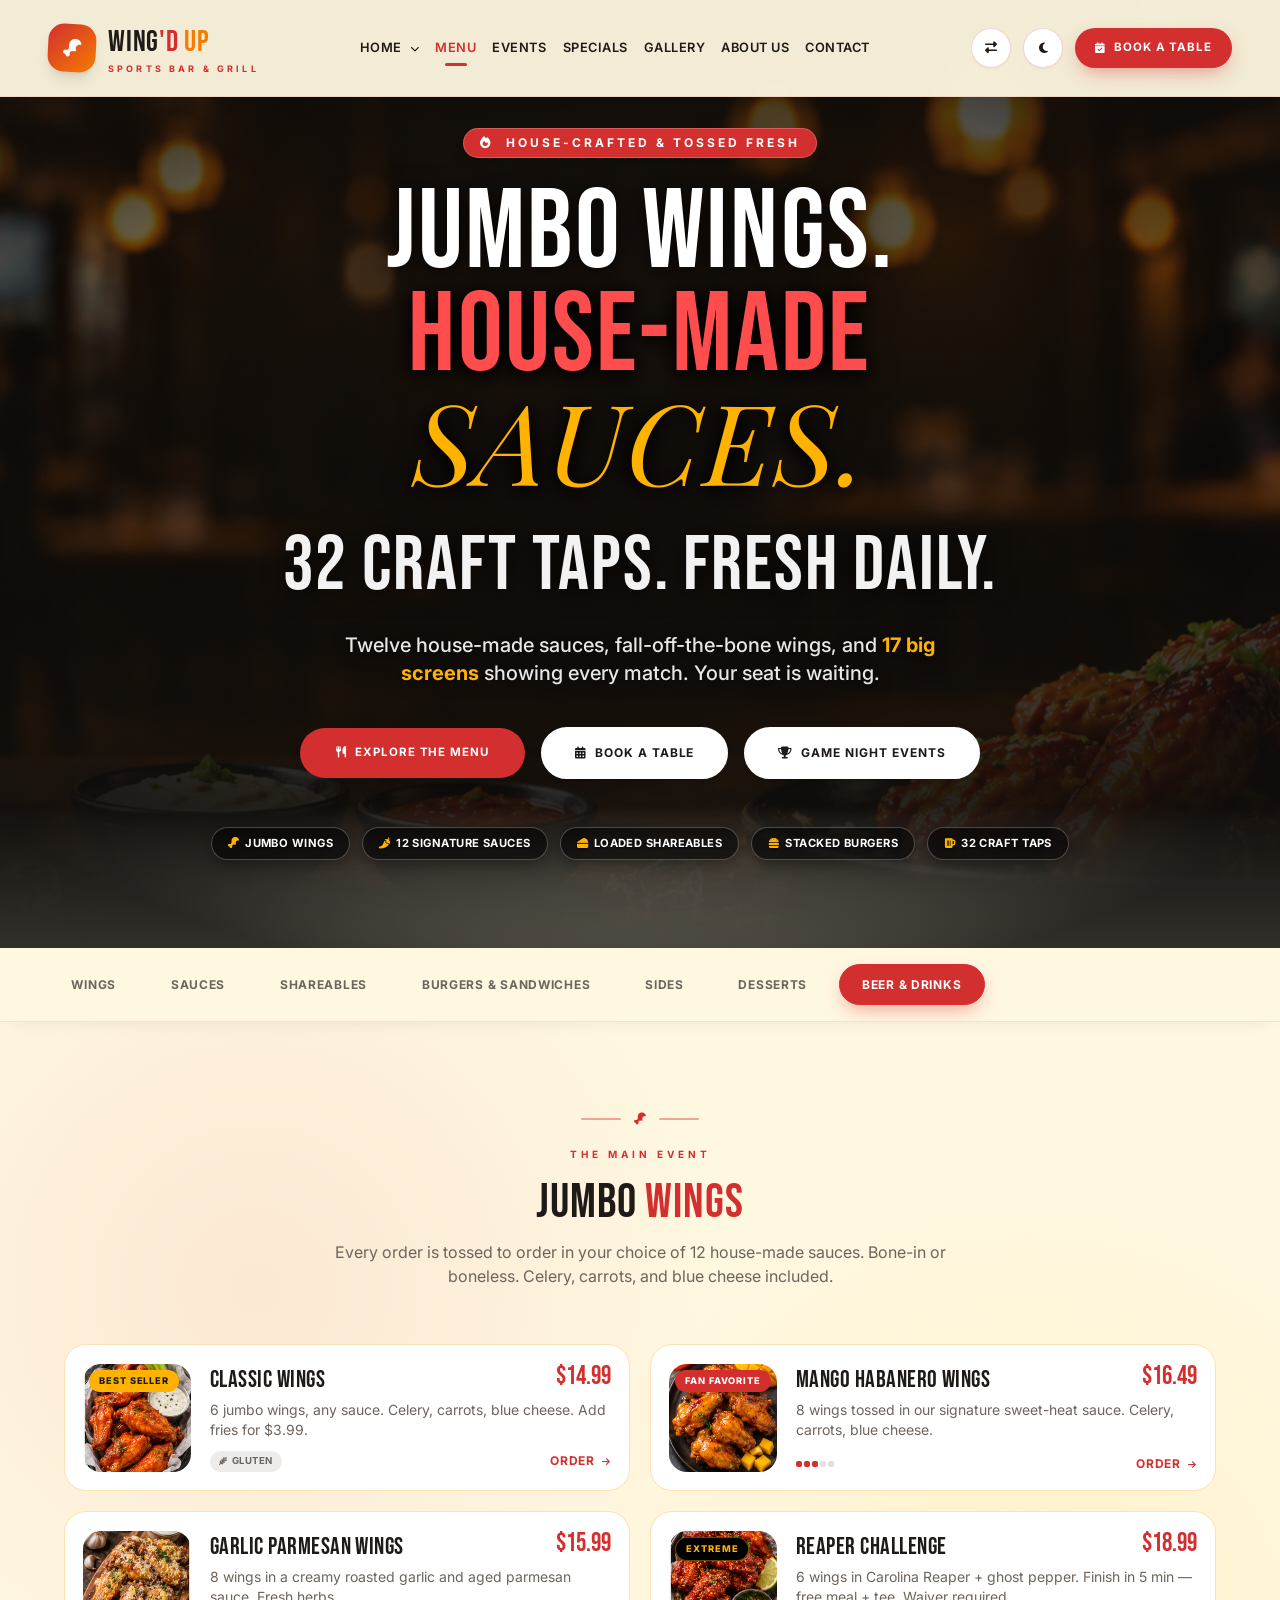
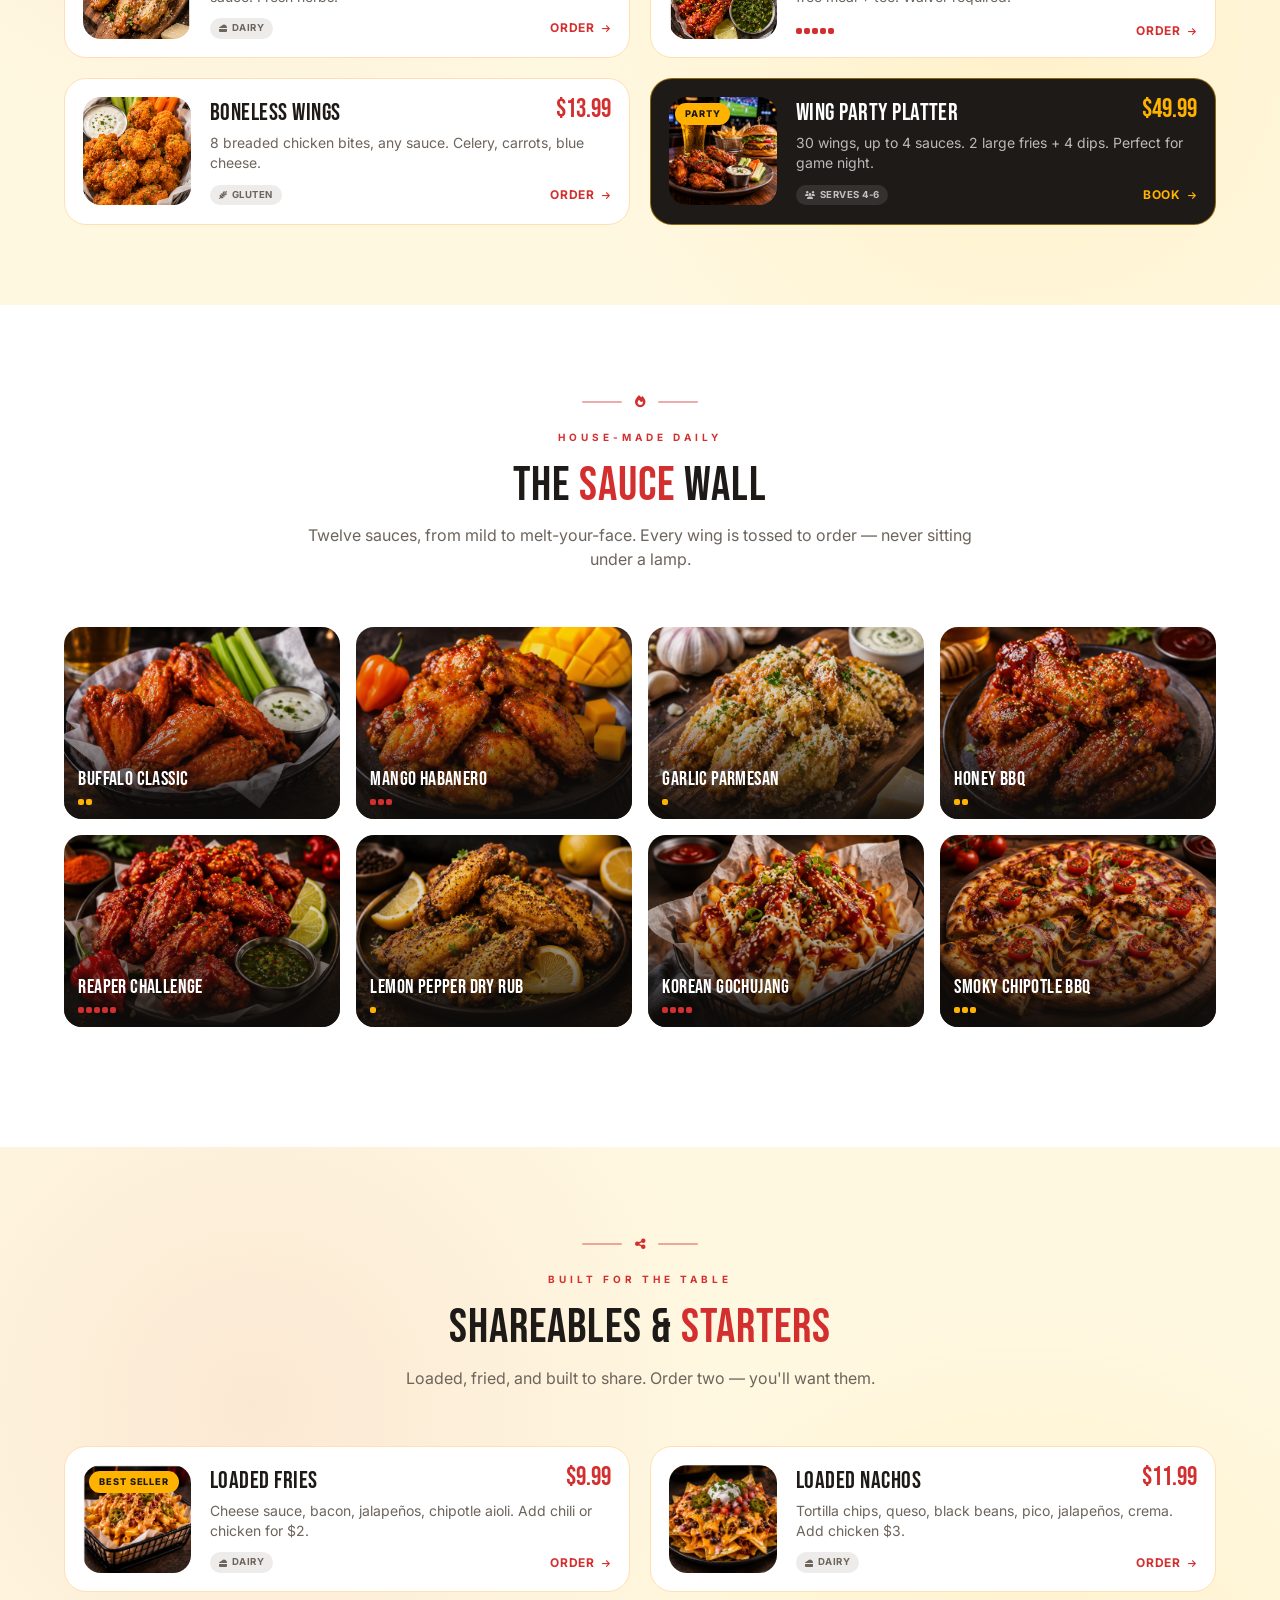
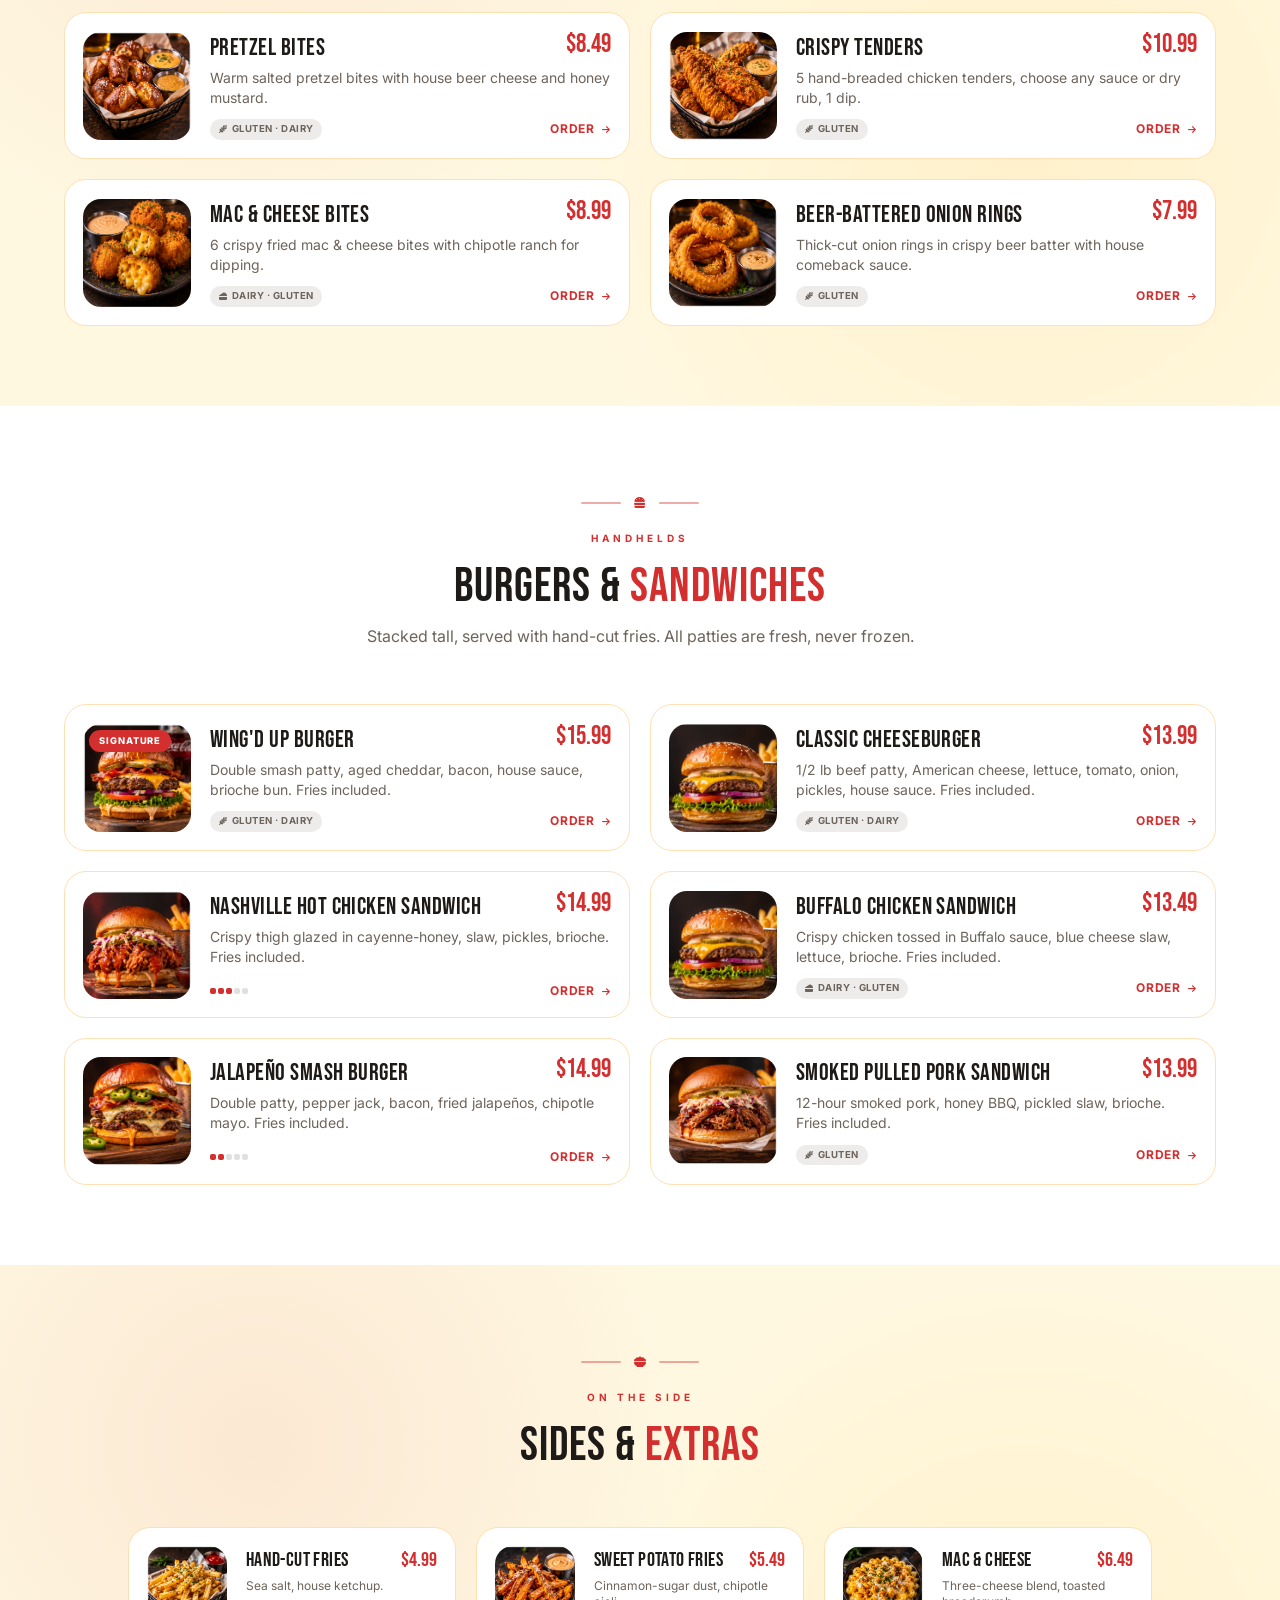
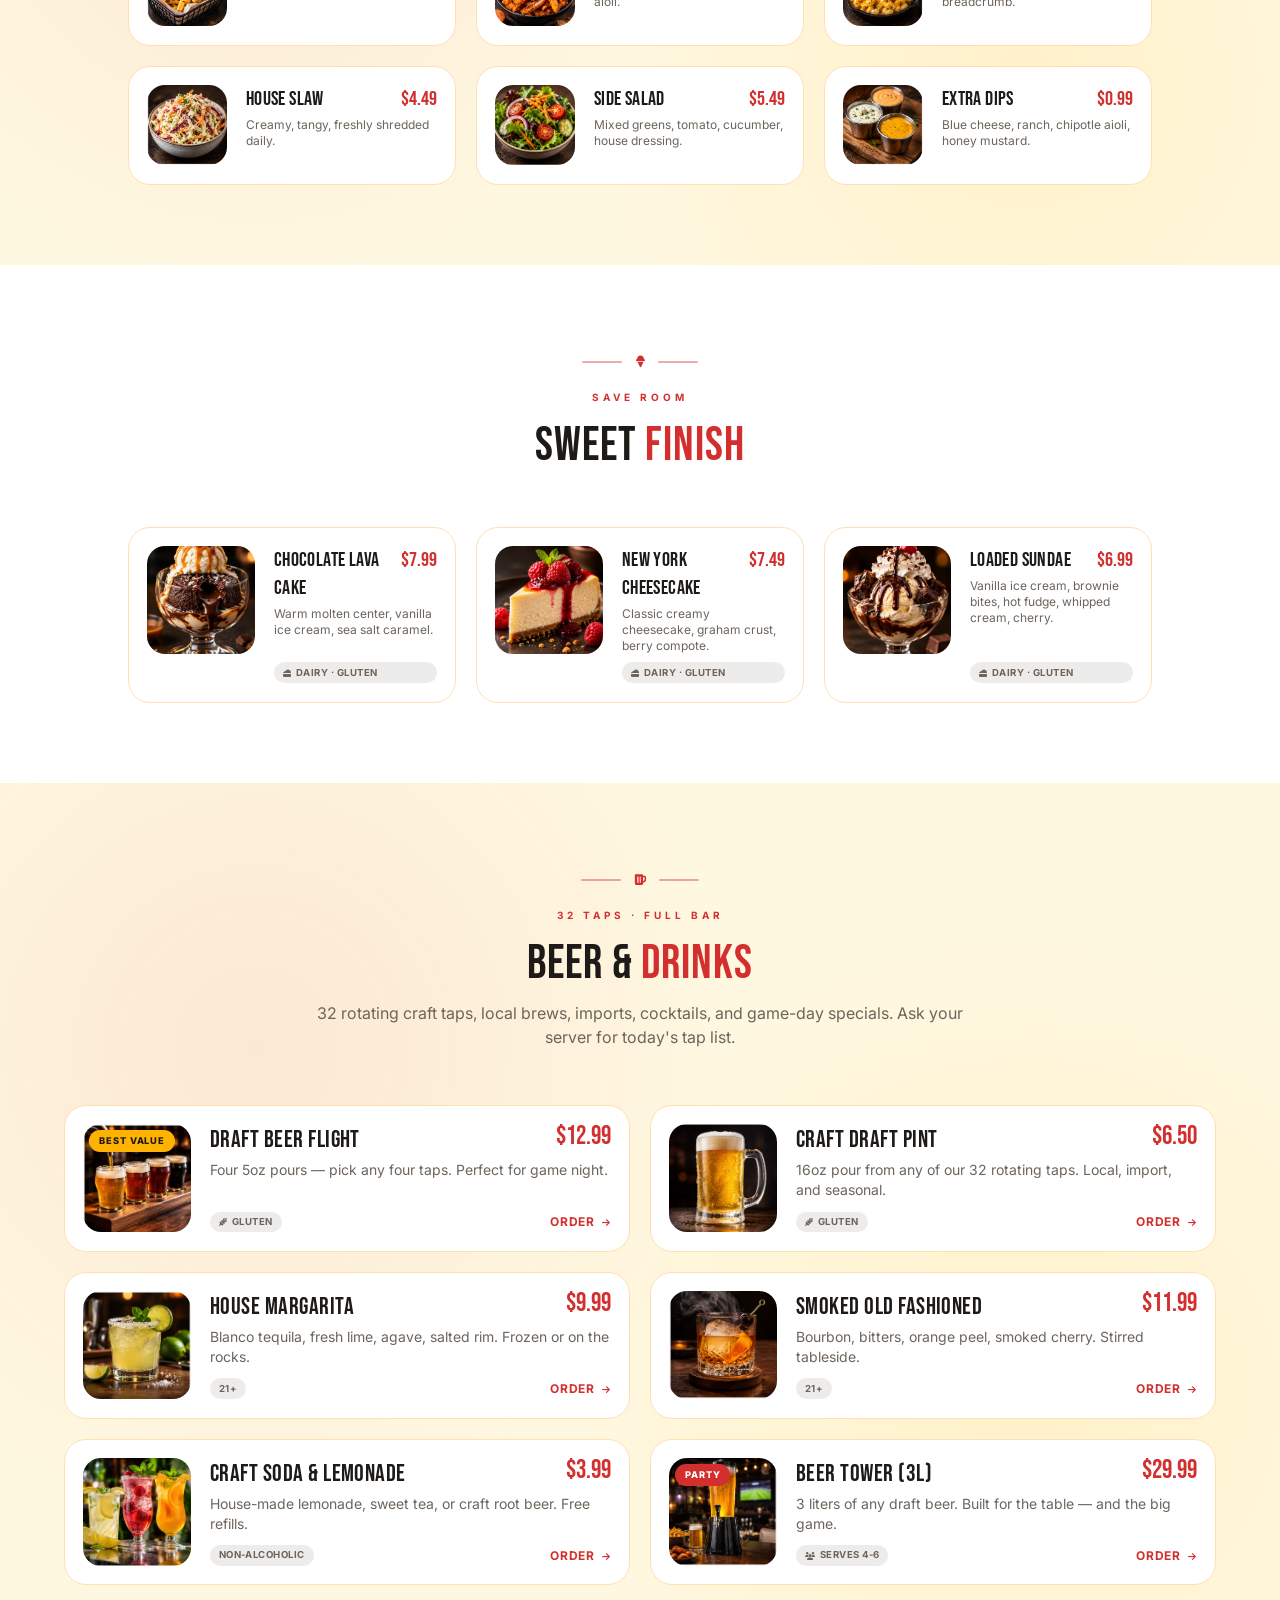
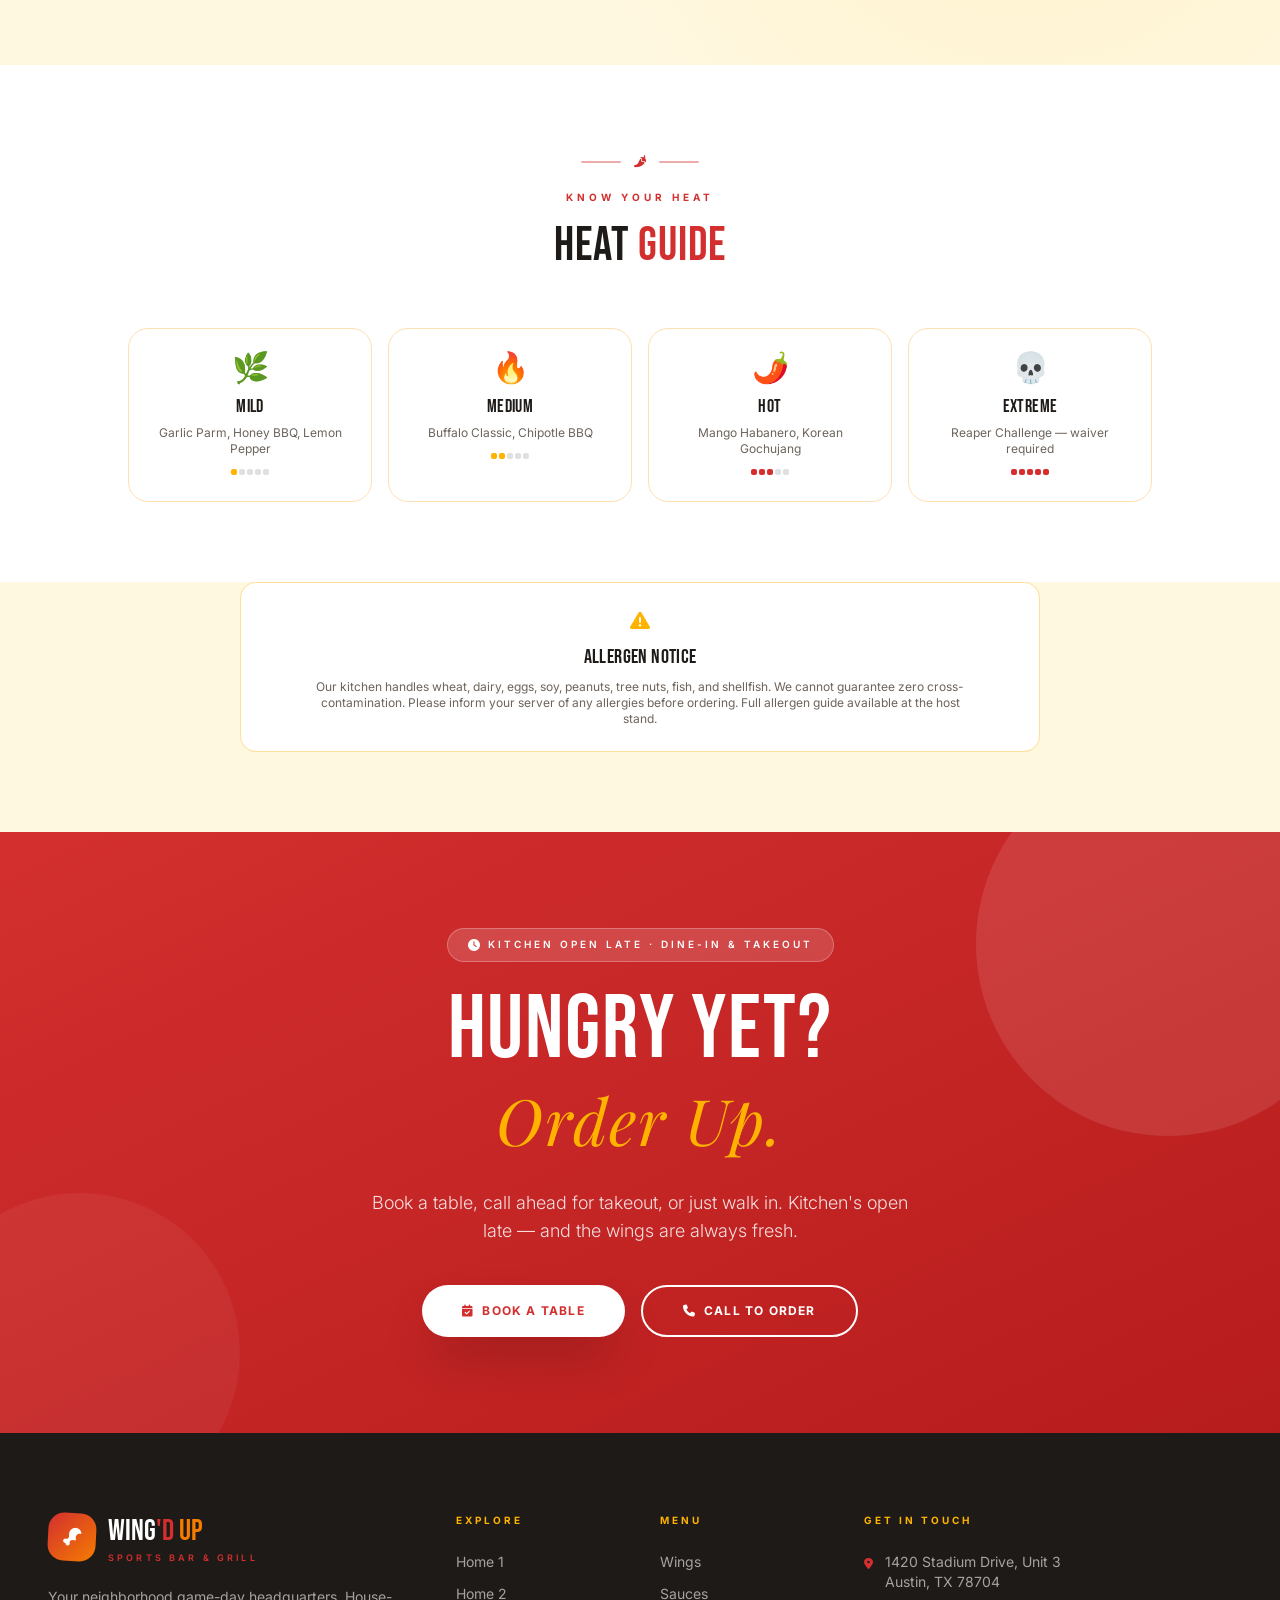
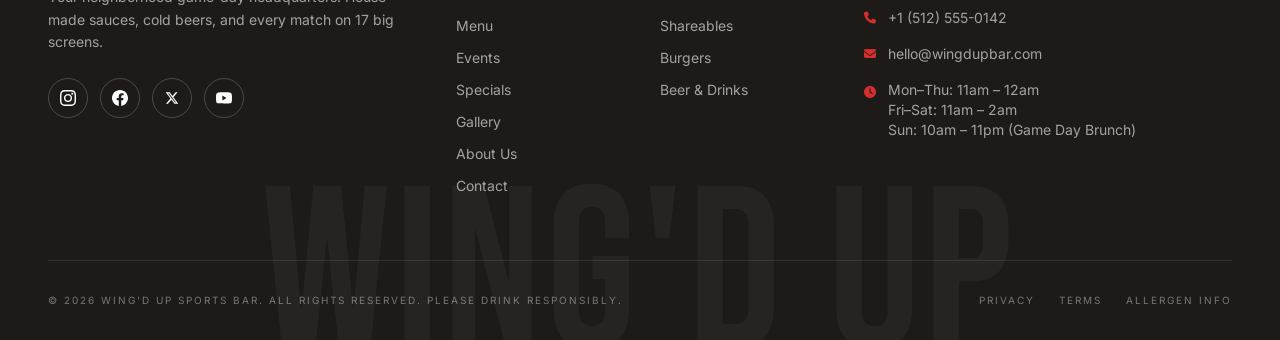
<file: menu.html>
<!DOCTYPE html>
<html lang="en" dir="ltr" class="scroll-smooth">
<head>
  <meta charset="UTF-8" />
  <meta name="viewport" content="width=device-width, initial-scale=1.0" />
  <title>Wing &amp; Sports Bar · Menu · Wings, Sauces &amp; Craft Beer</title>
  <link rel="icon" type="image/svg+xml" href="data:image/svg+xml,%3Csvg xmlns='http://www.w3.org/2000/svg' viewBox='0 0 24 24' fill='none' stroke='%23D32F2F' stroke-width='1.8' stroke-linecap='round' stroke-linejoin='round'%3E%3Cpath d='M12 2L2 7v10l10 5 10-5V7l-10-5zM2 7l10 5 10-5M12 22V12'/%3E%3C/svg%3E" />
  <meta name="description" content="Wing & Sports Bar menu — house-made wings, 12 signature sauces, loaded shareables, burgers, sides, desserts and 32 craft taps. See the full menu and order.">

  <script src="assets/tailwind.js"></script>
  <script>
    if (typeof tailwind === 'undefined') {
      document.write('<script src="https://cdn.tailwindcss.com"><\/script>');
    }
  </script>
  <link rel="stylesheet" href="assets/fontawesome/all.min.css">
  <link rel="stylesheet" href="https://cdnjs.cloudflare.com/ajax/libs/font-awesome/6.4.0/css/all.min.css">
  <link rel="preconnect" href="https://fonts.googleapis.com">
  <link rel="preconnect" href="https://fonts.gstatic.com" crossorigin>
  <link href="https://fonts.googleapis.com/css2?family=Bebas+Neue&family=Inter:wght@300;400;500;600;700;800&family=Playfair+Display:ital,wght@0,600;0,700;1,500&display=swap" rel="stylesheet">

  <script>
    tailwind.config = {
      darkMode: 'class',
      theme: {
        extend: {
          colors: {
            'wing-red': '#D32F2F',
            'wing-red-dark': '#B71C1C',
            'wing-orange': '#F57C00',
            'wing-amber': '#FFB300',
            'wing-cream': '#FFF8E1',
            'wing-charcoal': '#1E1A17',
            'wing-dark': '#0F0D0B',
            'wing-ash': '#6D645C',
            'wing-smoke': '#2D2824',
          },
          fontFamily: {
            display: ['"Bebas Neue"', 'sans-serif'],
            sans: ['"Inter"', 'sans-serif'],
            serif: ['"Playfair Display"', 'serif'],
          },
          animation: {
            'fade-up': 'fadeUp 0.9s ease-out forwards',
          },
          keyframes: {
            fadeUp: { '0%': { opacity: '0', transform: 'translateY(24px)' }, '100%': { opacity: '1', transform: 'translateY(0)' } },
          }
        }
      }
    }
  </script>

  <style>
    html { scroll-behavior: smooth; }
    html.dark { color-scheme: dark; }
    body {
      font-family: 'Inter', sans-serif;
      background-color: #FFF8E1;
      color: #1E1A17;
      overflow-x: hidden;
    }
    .dark body { background-color: #0F0D0B; color: #F5F0E8; }
    h1, h2, h3, .display-font { font-family: 'Bebas Neue', sans-serif; letter-spacing: 0.02em; line-height: 1.05; }
    .serif-accent { font-family: 'Playfair Display', serif; }

    body::-webkit-scrollbar { width: 8px; }
    body::-webkit-scrollbar-track { background: #FFF8E1; }
    body::-webkit-scrollbar-thumb { background: #D32F2F; border-radius: 10px; }
    .dark body::-webkit-scrollbar-track { background: #1E1A17; }

    /* Navbar */
    .nav-link {
      position: relative; font-weight: 600; color: #1E1A17; transition: color 0.3s;
      font-size: 0.8rem; letter-spacing: 0.04em; text-transform: uppercase; white-space: nowrap;
    }
    .dark .nav-link { color: #F5F0E8; }
    .nav-link:hover { color: #D32F2F; }
    .nav-link.active { color: #D32F2F !important; }
    .nav-link.active::after {
      content: ''; position: absolute; bottom: -8px; left: 50%; transform: translateX(-50%);
      width: 22px; height: 3px; background: #D32F2F; border-radius: 2px;
    }
    .dark .nav-link.active { color: #FF8A65 !important; }
    .dark .nav-link.active::after { background: #FF8A65; }
    .dark .nav-link:hover { color: #FF8A65; }

    /* Dropdown */
    .dropdown-menu-custom {
      position: absolute; top: 100%; left: 50%;
      transform: translateX(-50%) translateY(12px);
      min-width: 200px; background: #FFFFFF; border-radius: 16px; padding: 0.5rem 0;
      box-shadow: 0 20px 40px -12px rgba(0,0,0,0.15), 0 4px 10px -4px rgba(0,0,0,0.1);
      opacity: 0; visibility: hidden; transition: all 0.25s ease; z-index: 1000;
      border: 1px solid #FFE0B2;
    }
    .dark .dropdown-menu-custom { background: #2D2824; border-color: #D32F2F; box-shadow: 0 20px 40px -12px rgba(0,0,0,0.5); }
    .dropdown-custom:hover .dropdown-menu-custom { opacity: 1; visibility: visible; transform: translateX(-50%) translateY(0); }
    .dropdown-item {
      display: flex; align-items: center; padding: 0.65rem 1.4rem;
      transition: all 0.2s; color: #1E1A17; font-size: 0.85rem; letter-spacing: 0.02em; font-weight: 500;
    }
    .dark .dropdown-item { color: #F5F0E8; }
    .dropdown-item:hover { background-color: #FFF8E1; color: #B71C1C; padding-left: 1.7rem; }
    .dark .dropdown-item:hover { background-color: #D32F2F; color: #FFFFFF !important; padding-left: 1.7rem; }
    .dropdown-item.active { background-color: #FFE0B2; color: #B71C1C !important; font-weight: 700; }
    .dark .dropdown-item.active { background-color: #D32F2F; color: #FFFFFF !important; }

    .mobile-menu {
      background: #FFFFFF; max-height: 0; overflow: hidden;
      transition: max-height 0.45s cubic-bezier(0.4, 0, 0.2, 1);
      border-radius: 0 0 24px 24px;
    }
    .dark .mobile-menu { background: #2D2824; }
    .mobile-menu.open { max-height: 85vh; overflow-y: auto; }

    .btn-primary {
      background-color: #D32F2F; color: #FFFFFF; font-weight: 700; border-radius: 50px;
      transition: all 0.3s ease; letter-spacing: 0.08em; text-transform: uppercase; font-size: 0.72rem;
      box-shadow: 0 8px 20px -6px rgba(211,47,47,0.5); white-space: nowrap;
    }
    .btn-primary:hover {
      background-color: #B71C1C; transform: translateY(-2px);
      box-shadow: 0 15px 30px -6px rgba(211,47,47,0.6);
    }
    .btn-outline {
      border: 2px solid #1E1A17; color: #1E1A17; background: transparent; border-radius: 50px;
      font-weight: 700; transition: all 0.3s; letter-spacing: 0.08em; text-transform: uppercase; font-size: 0.72rem;
      white-space: nowrap;
    }
    .btn-outline:hover { background-color: #1E1A17; color: #FFF8E1; transform: translateY(-2px); }
    .dark .btn-outline { border-color: #F5F0E8; color: #F5F0E8; }
    .dark .btn-outline:hover { background-color: #F5F0E8; color: #1E1A17; }

    /* Page hero */
    .menu-hero { position: relative; overflow: hidden; background-color: #FFF8E1; }
    .dark .menu-hero { background-color: #0F0D0B; }
    .menu-hero-overlay {
      position: absolute; inset: 0;
      background: linear-gradient(180deg, rgba(255, 248, 225, 0.92) 0%, rgba(255, 248, 225, 0.72) 50%, rgba(255, 248, 225, 0.98) 100%);
      pointer-events: none;
    }
    .dark .menu-hero-overlay {
      background: linear-gradient(180deg, rgba(15, 13, 11, 0.92) 0%, rgba(15, 13, 11, 0.78) 50%, rgba(15, 13, 11, 0.98) 100%);
    }

    /* Sticky category nav */
    .category-nav {
      background: rgba(255, 248, 225, 0.95);
      backdrop-filter: blur(14px);
      border-bottom: 1px solid rgba(211, 47, 47, 0.12);
      box-shadow: 0 6px 20px -12px rgba(0,0,0,0.15);
    }
    .dark .category-nav {
      background: rgba(15, 13, 11, 0.95);
      border-bottom-color: rgba(255, 138, 101, 0.2);
    }
    .cat-link {
      padding: 0.55rem 1.1rem; border-radius: 100px; font-size: 0.7rem; font-weight: 700;
      text-transform: uppercase; letter-spacing: 0.06em; white-space: nowrap;
      border: 1.5px solid transparent; color: #6D645C; transition: all 0.25s;
    }
    @media (min-width: 640px) { .cat-link { padding: 0.65rem 1.4rem; font-size: 0.75rem; } }
    .dark .cat-link { color: #B9AFA5; }
    .cat-link:hover { color: #D32F2F; border-color: #D32F2F; }
    .dark .cat-link:hover { color: #FF8A65; border-color: #FF8A65; }
    .cat-link.active {
      background: #D32F2F; border-color: #D32F2F; color: #FFFFFF;
      box-shadow: 0 8px 20px -6px rgba(211,47,47,0.5);
    }

    /* Menu section headers */
    .section-title { font-size: clamp(2.2rem, 5.5vw, 4rem); }
    .section-title-sm { font-size: clamp(1.8rem, 4.5vw, 3rem); }
    .break-safe { overflow-wrap: anywhere; word-break: break-word; }

    .divider-flame { display: inline-flex; align-items: center; gap: 0.8rem; color: #D32F2F; }
    .divider-flame::before,
    .divider-flame::after { content: ''; width: 40px; height: 2px; background: currentColor; opacity: 0.4; border-radius: 2px; }

    /* Menu item card */
    .menu-item {
      background: #FFFFFF; border-radius: 22px;
      border: 1px solid #FFE0B2;
      transition: all 0.3s ease;
      display: flex; gap: 1rem; padding: 1rem; height: 100% !important;
    }
    .dark .menu-item { background: #2D2824; border-color: #4E443C; }
    .menu-item:hover {
      transform: translateY(-3px);
      border-color: #D32F2F;
      box-shadow: 0 20px 40px -18px rgba(211,47,47,0.35);
    }
    @media (min-width: 640px) { .menu-item { padding: 1.15rem; gap: 1.15rem; } }

    .menu-thumb {
      width: 88px; height: 88px; border-radius: 16px; overflow: hidden; flex-shrink: 0;
      position: relative;
    }
    @media (min-width: 640px) { .menu-thumb { width: 108px; height: 108px; border-radius: 18px; } }
    .menu-thumb img { width: 100%; height: 100%; object-fit: cover; transition: transform 0.5s ease; }
    .menu-item:hover .menu-thumb img { transform: scale(1.08); }

    .price-tag {
      font-family: 'Bebas Neue', sans-serif; font-size: 1.4rem; line-height: 1;
      color: #D32F2F;
    }
    @media (min-width: 640px) { .price-tag { font-size: 1.6rem; } }

    .tag-pill {
      display: inline-flex; align-items: center; gap: 0.25rem;
      font-size: 0.58rem; font-weight: 800; letter-spacing: 0.1em; text-transform: uppercase;
      padding: 0.25rem 0.6rem; border-radius: 100px;
    }

    /* Heat meter */
    .heat-meter { display: inline-flex; gap: 2px; }
    .heat-meter span { width: 6px; height: 6px; border-radius: 2px; background: rgba(0,0,0,0.12); }
    .dark .heat-meter span { background: rgba(255,255,255,0.15); }
    .heat-meter span.on { background: #FFB300; }
    .heat-meter span.on.hot { background: #D32F2F; }

    /* Heat guide cards */
    .heat-guide {
      border-radius: 20px; padding: 1.25rem;
      border: 1px solid #FFE0B2; background: #FFFFFF;
      transition: all 0.3s ease;
    }
    .dark .heat-guide { background: #2D2824; border-color: #4E443C; }
    .heat-guide:hover { transform: translateY(-4px); border-color: #D32F2F; }

    /* Sauce grid tile */
    .sauce-tile {
      position: relative; border-radius: 18px; overflow: hidden; cursor: pointer;
      transition: all 0.35s ease;
    }
    .sauce-tile img { width: 100%; height: 100%; object-fit: cover; transition: transform 0.6s ease; }
    .sauce-tile:hover { transform: translateY(-4px); }
    .sauce-tile:hover img { transform: scale(1.1); }
    .sauce-tile .tile-overlay {
      position: absolute; inset: 0;
      background: linear-gradient(to top, rgba(15,13,11,0.92) 0%, rgba(15,13,11,0.15) 60%, transparent 100%);
      display: flex; flex-direction: column; justify-content: flex-end;
      padding: 0.9rem; transition: all 0.4s ease;
    }
    .sauce-tile:hover .tile-overlay {
      background: linear-gradient(to top, rgba(183,28,28,0.95) 0%, rgba(183,28,28,0.4) 60%, transparent 100%);
    }

    .reveal { opacity: 0; transform: translateY(24px); transition: all 0.8s cubic-bezier(0.25, 0.46, 0.45, 0.94); }
    .reveal.visible { opacity: 1; transform: translateY(0); }

    .sports-bar-bg {
      background-image: radial-gradient(circle at 20% 30%, rgba(211,47,47,0.08) 0%, transparent 40%),
                        radial-gradient(circle at 80% 70%, rgba(255,179,0,0.1) 0%, transparent 40%);
    }
    .dark .sports-bar-bg {
      background-image: radial-gradient(circle at 20% 30%, rgba(255,138,101,0.1) 0%, transparent 40%),
                        radial-gradient(circle at 80% 70%, rgba(255,179,0,0.08) 0%, transparent 40%);
    }

    /* Allergen chip */
    .allergen {
      display: inline-flex; align-items: center; gap: 0.3rem;
      font-size: 0.6rem; font-weight: 700; letter-spacing: 0.05em; text-transform: uppercase;
      padding: 0.2rem 0.55rem; border-radius: 100px;
      background: rgba(109,100,92,0.12); color: #6D645C;
    }
    .dark .allergen { background: rgba(255,255,255,0.08); color: #B9AFA5; }
  
    /* Hero with assets/bg.png (Optimized readability) */
    .hero-wings { position: relative; overflow: hidden; background-color: #0F0D0B; }
    .hero-overlay {
      position: absolute; inset: 0;
      background:
        radial-gradient(ellipse 70% 60% at 50% 45%, rgba(15, 13, 11, 0.72) 0%, rgba(15, 13, 11, 0.42) 65%, rgba(15, 13, 11, 0.85) 100%),
        linear-gradient(180deg, rgba(15, 13, 11, 0.7) 0%, rgba(15, 13, 11, 0.25) 35%, rgba(15, 13, 11, 0.8) 85%, #FFF8E1 100%);
      pointer-events: none;
    }
    .dark .hero-overlay {
      background:
        radial-gradient(ellipse 70% 60% at 50% 45%, rgba(15, 13, 11, 0.72) 0%, rgba(15, 13, 11, 0.45) 65%, rgba(15, 13, 11, 0.88) 100%),
        linear-gradient(180deg, rgba(15, 13, 11, 0.75) 0%, rgba(15, 13, 11, 0.3) 35%, rgba(15, 13, 11, 0.88) 85%, #0F0D0B 100%);
    }

    .hero-wings .sauce-chip {
      display: inline-flex; align-items: center; gap: 0.35rem;
      background: rgba(0, 0, 0, 0.6); backdrop-filter: blur(8px);
      border: 1px solid rgba(255, 255, 255, 0.25); border-radius: 100px; padding: 0.45rem 1rem;
      font-size: 0.7rem; font-weight: 700; letter-spacing: 0.04em; text-transform: uppercase; color: #FFFFFF;
      box-shadow: 0 4px 15px rgba(0, 0, 0, 0.35); text-shadow: 0 1px 3px rgba(0, 0, 0, 0.8);
      transition: all 0.25s;
    }
    .hero-wings .sauce-chip i { color: #FFB300; }
    .hero-wings .sauce-chip:hover {
      background: #D32F2F; border-color: #D32F2F; color: #FFFFFF;
      transform: translateY(-2px); box-shadow: 0 8px 20px rgba(211, 47, 47, 0.5);
    }
    .hero-wings .sauce-chip:hover i { color: #FFFFFF; }

    /* Responsive typography helpers */
    .hero-title { font-size: clamp(3rem, 9vw, 7rem); line-height: 0.92; }
    .hero-sub { font-size: clamp(2.5rem, 6vw, 5rem); }

  
    /* Hero solid white button with guaranteed dark text in all themes */
    .hero-btn-white {
      background-color: #FFFFFF !important;
      color: #1E1A17 !important;
      border: 2px solid #FFFFFF !important;
      font-weight: 700;
      letter-spacing: 0.08em;
      text-transform: uppercase;
      font-size: 0.72rem;
      border-radius: 50px;
      box-shadow: 0 10px 25px -5px rgba(0, 0, 0, 0.35);
      transition: all 0.3s ease;
      white-space: nowrap;
    }
    .hero-btn-white:hover {
      background-color: #D32F2F !important;
      color: #FFFFFF !important;
      border-color: #D32F2F !important;
      transform: translateY(-2px);
      box-shadow: 0 15px 30px -5px rgba(211, 47, 47, 0.55);
    }
    .dark .hero-btn-white {
      background-color: #FFFFFF !important;
      color: #1E1A17 !important;
      border-color: #FFFFFF !important;
    }
    .dark .hero-btn-white:hover {
      background-color: #D32F2F !important;
      color: #FFFFFF !important;
      border-color: #D32F2F !important;
    }
  
    /* Critical Hero & Layout Protection (Zero-FOUC & Offline safety) */
    .hero-wings, .stadium-hero {
      position: relative;
      min-height: 100vh;
      display: flex;
      flex-direction: column;
      justify-content: center;
      align-items: center;
      overflow: hidden;
    }
    .hero-wings > .absolute, .stadium-hero > .absolute {
      position: absolute;
      inset: 0;
    }
    .hero-wings img, .stadium-hero img {
      width: 100%;
      height: 100%;
      object-fit: cover;
      object-position: center;
    }
  </style>
</head>

<body>

  <!-- ============================================= -->
  <!-- NAVIGATION -->
  <!-- ============================================= -->
  <nav class="fixed top-0 left-0 right-0 z-50 bg-wing-cream/95 dark:bg-[#0F0D0B]/95 backdrop-blur-md border-b border-wing-red/10 dark:border-wing-red/20 shadow-sm transition-all duration-300">
    <div class="max-w-[1400px] mx-auto px-4 sm:px-6 lg:px-10 xl:px-12">
      <div class="flex items-center justify-between h-16 sm:h-20 lg:h-24 gap-3">

        <a href="index.html" class="flex items-center gap-2 sm:gap-3 group shrink-0">
          <div class="w-9 h-9 sm:w-11 sm:h-11 lg:w-12 lg:h-12 rounded-xl sm:rounded-2xl bg-gradient-to-br from-wing-red to-wing-orange flex items-center justify-center shadow-lg group-hover:scale-105 transition-transform duration-300 rotate-3 group-hover:rotate-0 shrink-0">
            <i class="fas fa-drumstick-bite text-white text-base sm:text-lg"></i>
          </div>
          <div class="leading-none">
            <div class="text-xl sm:text-2xl lg:text-3xl font-display text-[#1E1A17] dark:text-[#F5F0E8] tracking-wide">
              Wing<span class="text-wing-red">'d</span> <span class="text-wing-orange">Up</span>
            </div>
            <div class="text-[7px] sm:text-[8px] lg:text-[9px] uppercase tracking-[0.35em] text-wing-red font-bold mt-0.5 sm:mt-1">Sports Bar &amp; Grill</div>
          </div>
        </a>

        <div class="hidden xl:flex items-center gap-4 2xl:gap-6">
          <div class="dropdown-custom relative py-4">
            <button class="nav-link flex items-center gap-1">
              Home <i class="fas fa-chevron-down text-[9px] ms-1"></i>
            </button>
            <div class="dropdown-menu-custom">
              <a href="index.html" class="dropdown-item">Home 1</a>
              <a href="home2.html" class="dropdown-item">Home 2</a>
            </div>
          </div>
          <a href="menu.html" class="nav-link active">Menu</a>
          <a href="events.html" class="nav-link">Events</a>
          <a href="specials.html" class="nav-link">Specials</a>
          <a href="gallery.html" class="nav-link">Gallery</a>
          <a href="our-story.html" class="nav-link">About Us</a>
          <a href="contact.html" class="nav-link">Contact</a>
        </div>

        <div class="flex items-center gap-2 sm:gap-3 shrink-0">
          <button id="rtl-toggle" class="hidden xl:flex w-10 h-10 2xl:w-11 2xl:h-11 rounded-full bg-white dark:bg-[#2D2824] border border-wing-red/20 dark:border-wing-red/30 items-center justify-center text-[#1E1A17] dark:text-[#F5F0E8] hover:bg-wing-red hover:border-wing-red hover:text-white shadow-sm transition-all duration-300" title="Toggle RTL / LTR" aria-label="Toggle text direction">
            <i class="fas fa-right-left text-xs"></i>
          </button>
          <button id="theme-toggle" class="hidden xl:flex w-10 h-10 2xl:w-11 2xl:h-11 rounded-full bg-white dark:bg-[#2D2824] border border-wing-red/20 dark:border-wing-red/30 items-center justify-center text-[#1E1A17] dark:text-[#F5F0E8] hover:bg-wing-red hover:border-wing-red hover:text-white shadow-sm transition-all duration-300" title="Toggle theme" aria-label="Toggle color theme">
            <i class="fas fa-moon dark:hidden text-xs"></i>
            <i class="fas fa-sun hidden dark:inline text-xs"></i>
          </button>
          <a href="contact.html" class="hidden xl:inline-flex btn-primary h-10 2xl:h-11 px-5 2xl:px-7 rounded-full items-center justify-center gap-2">
            <i class="fas fa-calendar-check text-[11px]"></i> Book a Table
          </a>
          <button id="mobile-toggle" class="xl:hidden w-10 h-10 rounded-full bg-wing-red text-white flex items-center justify-center shadow-md">
            <i class="fas fa-bars text-sm"></i>
          </button>
        </div>
      </div>

      <div id="mobile-menu" class="mobile-menu xl:hidden">
        <div class="py-4 px-2 space-y-1">
          <div>
            <button onclick="document.getElementById('home-mobile-drop').classList.toggle('hidden'); document.getElementById('home-mobile-icon').classList.toggle('rotate-180')" class="w-full flex items-center justify-between py-3 px-4 font-bold text-wing-red dark:text-wing-red bg-wing-red/10 dark:bg-wing-red/20 hover:bg-wing-red/15 rounded-xl text-sm cursor-pointer">
              <span>Home</span>
              <i id="home-mobile-icon" class="fas fa-chevron-down text-xs transition-transform duration-300"></i>
            </button>
            <div id="home-mobile-drop" class="hidden pl-2 space-y-1 mt-1 mb-2">
              <a href="index.html" class="block py-2.5 px-4 font-medium text-[#1E1A17] dark:text-[#F5F0E8] hover:bg-wing-red/10 dark:hover:bg-wing-red/20 rounded-lg text-sm transition">
                <i class="fas fa-home w-5 me-2 text-xs"></i> Home 1
              </a>
              <a href="home2.html" class="block py-2.5 px-4 font-medium text-[#1E1A17] dark:text-[#F5F0E8] hover:bg-wing-red/10 dark:hover:bg-wing-red/20 rounded-lg text-sm transition">
                <i class="fas fa-home w-5 me-2 text-xs"></i> Home 2
              </a>
            </div>
          </div>
          <a href="menu.html" class="block py-3 px-4 font-bold text-wing-red dark:text-wing-red bg-wing-red/10 dark:bg-wing-red/20 rounded-xl text-sm transition">Menu</a>
          <a href="events.html" class="block py-3 px-4 font-medium text-[#1E1A17] dark:text-[#F5F0E8] hover:bg-wing-red/10 dark:hover:bg-wing-red/20 rounded-xl text-sm transition">Events</a>
          <a href="specials.html" class="block py-3 px-4 font-medium text-[#1E1A17] dark:text-[#F5F0E8] hover:bg-wing-red/10 dark:hover:bg-wing-red/20 rounded-xl text-sm transition">Specials</a>
          <a href="gallery.html" class="block py-3 px-4 font-medium text-[#1E1A17] dark:text-[#F5F0E8] hover:bg-wing-red/10 dark:hover:bg-wing-red/20 rounded-xl text-sm transition">Gallery</a>
          <a href="our-story.html" class="block py-3 px-4 font-medium text-[#1E1A17] dark:text-[#F5F0E8] hover:bg-wing-red/10 dark:hover:bg-wing-red/20 rounded-xl text-sm transition">About Us</a>
          <a href="contact.html" class="block py-3 px-4 font-medium text-[#1E1A17] dark:text-[#F5F0E8] hover:bg-wing-red/10 dark:hover:bg-wing-red/20 rounded-xl text-sm transition">Contact</a>
          <div class="flex flex-col gap-2.5 pt-4 mt-2 border-t border-wing-red/20 dark:border-wing-red/30">
            <a href="contact.html" class="text-center btn-primary py-3 rounded-full text-xs font-bold">Book a Table</a>
            <div class="flex gap-2.5">
              <button id="mobile-theme-toggle" class="flex-1 py-2.5 rounded-full bg-wing-red/10 dark:bg-wing-red/20 text-wing-red text-xs font-semibold">
                <i class="fas fa-moon dark:hidden"></i><i class="fas fa-sun hidden dark:inline"></i> Theme
              </button>
              <button id="mobile-rtl-toggle" class="flex-1 py-2.5 rounded-full bg-wing-red/10 dark:bg-wing-red/20 text-wing-red text-xs font-semibold">
                <i class="fas fa-exchange-alt"></i> RTL
              </button>
            </div>
          </div>
        </div>
      </div>
    </div>
  </nav>

  <!-- ============================================= -->
  <!-- MENU HERO (HOME 1 STYLE) -->
  <!-- ============================================= -->
    <section class="hero-wings min-h-[75vh] flex flex-col justify-center items-center pt-24 sm:pt-28 lg:pt-32 pb-12 sm:pb-16 lg:pb-20 relative overflow-hidden">
    <div class="absolute inset-0 z-0">
      <img src="assets/bg.png" alt="Wings and craft beer menu spread" class="w-full h-full object-cover object-center">
      <div class="hero-overlay"></div>
    </div>

    <div class="max-w-[1400px] mx-auto px-4 sm:px-6 lg:px-10 xl:px-12 w-full relative z-10 flex flex-col justify-center">
      <div class="text-center max-w-4xl mx-auto animate-fade-up">
        <span class="inline-block py-1.5 px-3 sm:px-4 rounded-full bg-wing-red text-white text-[9px] sm:text-[10px] md:text-xs font-bold tracking-[0.2em] sm:tracking-[0.25em] uppercase mb-5 sm:mb-6 shadow-xl backdrop-blur-sm border border-white/20">
          <i class="fas fa-fire me-1.5"></i> House-Crafted &amp; Tossed Fresh
        </span>

        <h1 class="hero-title font-display text-white mb-4 sm:mb-6 break-safe drop-shadow-[0_3px_12px_rgba(0,0,0,0.85)]">
          JUMBO WINGS.<br>
          <span class="text-[#FF4D4D] drop-shadow-[0_2px_8px_rgba(0,0,0,0.9)]">HOUSE-MADE</span> <span class="text-wing-amber serif-accent italic drop-shadow-[0_2px_8px_rgba(0,0,0,0.9)]">SAUCES.</span><br>
          <span class="hero-sub tracking-wide text-white/95">32 CRAFT TAPS. FRESH DAILY.</span>
        </h1>

        <p class="text-white/90 font-medium text-base sm:text-lg md:text-xl max-w-2xl mx-auto mb-8 sm:mb-10 leading-relaxed px-2 drop-shadow-[0_2px_8px_rgba(0,0,0,0.9)]">
          Twelve house-made sauces, fall-off-the-bone wings, and <span class="font-bold text-wing-amber">17 big screens</span> showing every match. Your seat is waiting.
        </p>

        <div class="flex flex-col sm:flex-row gap-3 sm:gap-4 justify-center items-center mb-8 sm:mb-12 px-2">
          <a href="#wings" class="btn-primary px-7 sm:px-9 py-3.5 sm:py-4 rounded-full inline-flex items-center justify-center gap-2 w-full sm:w-auto shadow-xl">
            <i class="fas fa-utensils"></i> Explore the Menu
          </a>
          <a href="contact.html" class="hero-btn-white px-7 sm:px-8 py-3.5 sm:py-4 rounded-full inline-flex items-center justify-center gap-2 text-xs text-[#1E1A17] shadow-xl transition w-full sm:w-auto">
            <i class="fas fa-calendar-alt"></i> Book a Table
          </a>
          <a href="events.html" class="hero-btn-white px-7 sm:px-8 py-3.5 sm:py-4 rounded-full inline-flex items-center justify-center gap-2 text-xs text-[#1E1A17] shadow-xl transition w-full sm:w-auto">
            <i class="fas fa-trophy"></i> Game Night Events
          </a>
        </div>

        <div class="flex flex-wrap justify-center gap-2 sm:gap-3 mb-2 px-2">
          <a href="#wings" class="sauce-chip"><i class="fas fa-drumstick-bite"></i> Jumbo Wings</a>
          <a href="#sauces" class="sauce-chip"><i class="fas fa-pepper-hot"></i> 12 Signature Sauces</a>
          <a href="#shareables" class="sauce-chip"><i class="fas fa-cheese"></i> Loaded Shareables</a>
          <a href="#burgers" class="sauce-chip"><i class="fas fa-burger"></i> Stacked Burgers</a>
          <a href="#drinks" class="sauce-chip"><i class="fas fa-beer-mug-empty"></i> 32 Craft Taps</a>
        </div>
      </div>
    </div>
  </section>


  <!-- ============================================= -->
  <!-- STICKY CATEGORY NAV -->
  <!-- ============================================= -->
  <div class="category-nav sticky top-16 sm:top-20 lg:top-24 z-40">
    <div class="max-w-[1400px] mx-auto px-4 sm:px-6 lg:px-10 xl:px-12">
      <div class="flex items-center gap-2 overflow-x-auto py-3 sm:py-4" style="scrollbar-width:none;">
        <a href="#wings" class="cat-link active" data-cat="wings">Wings</a>
        <a href="#sauces" class="cat-link" data-cat="sauces">Sauces</a>
        <a href="#shareables" class="cat-link" data-cat="shareables">Shareables</a>
        <a href="#burgers" class="cat-link" data-cat="burgers">Burgers &amp; Sandwiches</a>
        <a href="#sides" class="cat-link" data-cat="sides">Sides</a>
        <a href="#desserts" class="cat-link" data-cat="desserts">Desserts</a>
        <a href="#drinks" class="cat-link" data-cat="drinks">Beer &amp; Drinks</a>
      </div>
    </div>
  </div>

  <!-- ============================================= -->
  <!-- SECTION: WINGS -->
  <!-- ============================================= -->
  <section id="wings" class="py-14 sm:py-20 bg-wing-cream dark:bg-wing-dark relative sports-bar-bg scroll-mt-32">
    <div class="max-w-[1400px] mx-auto px-4 sm:px-6 lg:px-10 xl:px-12 relative z-10">

      <div class="text-center mb-10 sm:mb-14 reveal">
        <div class="divider-flame mb-4 sm:mb-5"><i class="fas fa-drumstick-bite text-xs"></i></div>
        <span class="block text-[9px] sm:text-[10px] uppercase tracking-[0.3em] sm:tracking-[0.4em] text-wing-red font-bold mb-3 sm:mb-4">The Main Event</span>
        <h2 class="section-title-sm font-display text-[#1E1A17] dark:text-[#F5F0E8] mb-3 break-safe">
          JUMBO <span class="text-wing-red">WINGS</span>
        </h2>
        <p class="text-wing-ash dark:text-[#B9AFA5] max-w-2xl mx-auto text-xs sm:text-sm md:text-base leading-relaxed">
          Every order is tossed to order in your choice of 12 house-made sauces. Bone-in or boneless. Celery, carrots, and blue cheese included.
        </p>
      </div>

      <div class="grid grid-cols-1 lg:grid-cols-2 gap-4 sm:gap-5 max-w-6xl mx-auto items-stretch">

        <!-- Classic Wings -->
        <div class="menu-item reveal">
          <div class="menu-thumb">
            <img src="assets/classic_wings.png" alt="Classic buffalo wings">
            <span class="absolute top-1.5 left-1.5 tag-pill bg-wing-amber text-wing-charcoal">Best Seller</span>
          </div>
          <div class="flex-1 min-w-0 flex flex-col">
            <div class="flex items-start justify-between gap-2 mb-1">
              <h3 class="font-display text-xl sm:text-2xl text-[#1E1A17] dark:text-[#F5F0E8] leading-tight">Classic Wings</h3>
              <span class="price-tag shrink-0">$14.99</span>
            </div>
            <p class="text-[11px] sm:text-xs md:text-sm text-wing-ash dark:text-[#B9AFA5] leading-relaxed mb-2 flex-grow">6 jumbo wings, any sauce. Celery, carrots, blue cheese. Add fries for $3.99.</p>
            <div class="flex items-center justify-between gap-2 mt-auto">
              <span class="allergen"><i class="fas fa-wheat-awn text-[8px]"></i> Gluten</span>
              <a href="contact.html" class="text-wing-red text-[10px] sm:text-xs font-bold uppercase tracking-wider hover:text-wing-orange transition">Order <i class="fas fa-arrow-right ms-1 text-[9px]"></i></a>
            </div>
          </div>
        </div>

        <!-- Mango Habanero -->
        <div class="menu-item reveal">
          <div class="menu-thumb">
            <img src="assets/mango_habanero_wings.png" alt="Mango habanero wings">
            <span class="absolute top-1.5 left-1.5 tag-pill bg-wing-red text-white">Fan Favorite</span>
          </div>
          <div class="flex-1 min-w-0 flex flex-col">
            <div class="flex items-start justify-between gap-2 mb-1">
              <h3 class="font-display text-xl sm:text-2xl text-[#1E1A17] dark:text-[#F5F0E8] leading-tight">Mango Habanero Wings</h3>
              <span class="price-tag shrink-0">$16.49</span>
            </div>
            <p class="text-[11px] sm:text-xs md:text-sm text-wing-ash dark:text-[#B9AFA5] leading-relaxed mb-2 flex-grow">8 wings tossed in our signature sweet-heat sauce. Celery, carrots, blue cheese.</p>
            <div class="flex items-center justify-between gap-2 mt-auto">
              <div class="heat-meter"><span class="on hot"></span><span class="on hot"></span><span class="on hot"></span><span></span><span></span></div>
              <a href="contact.html" class="text-wing-red text-[10px] sm:text-xs font-bold uppercase tracking-wider hover:text-wing-orange transition">Order <i class="fas fa-arrow-right ms-1 text-[9px]"></i></a>
            </div>
          </div>
        </div>

        <!-- Garlic Parmesan -->
        <div class="menu-item reveal">
          <div class="menu-thumb">
            <img src="assets/garlic_parmesan_wings.png" alt="Garlic parmesan wings">
          </div>
          <div class="flex-1 min-w-0 flex flex-col">
            <div class="flex items-start justify-between gap-2 mb-1">
              <h3 class="font-display text-xl sm:text-2xl text-[#1E1A17] dark:text-[#F5F0E8] leading-tight">Garlic Parmesan Wings</h3>
              <span class="price-tag shrink-0">$15.99</span>
            </div>
            <p class="text-[11px] sm:text-xs md:text-sm text-wing-ash dark:text-[#B9AFA5] leading-relaxed mb-2 flex-grow">8 wings in a creamy roasted garlic and aged parmesan sauce. Fresh herbs.</p>
            <div class="flex items-center justify-between gap-2 mt-auto">
              <span class="allergen"><i class="fas fa-cheese text-[8px]"></i> Dairy</span>
              <a href="contact.html" class="text-wing-red text-[10px] sm:text-xs font-bold uppercase tracking-wider hover:text-wing-orange transition">Order <i class="fas fa-arrow-right ms-1 text-[9px]"></i></a>
            </div>
          </div>
        </div>

        <!-- Reaper Challenge -->
        <div class="menu-item reveal">
          <div class="menu-thumb">
            <img src="assets/reaper_challenge_wings (1).png" alt="Reaper challenge wings">
            <span class="absolute top-1.5 left-1.5 tag-pill bg-black text-wing-amber border border-wing-amber/40">Extreme</span>
          </div>
          <div class="flex-1 min-w-0 flex flex-col">
            <div class="flex items-start justify-between gap-2 mb-1">
              <h3 class="font-display text-xl sm:text-2xl text-[#1E1A17] dark:text-[#F5F0E8] leading-tight">Reaper Challenge</h3>
              <span class="price-tag shrink-0">$18.99</span>
            </div>
            <p class="text-[11px] sm:text-xs md:text-sm text-wing-ash dark:text-[#B9AFA5] leading-relaxed mb-2 flex-grow">6 wings in Carolina Reaper + ghost pepper. Finish in 5 min — free meal + tee. Waiver required.</p>
            <div class="flex items-center justify-between gap-2 mt-auto">
              <div class="heat-meter"><span class="on hot"></span><span class="on hot"></span><span class="on hot"></span><span class="on hot"></span><span class="on hot"></span></div>
              <a href="contact.html" class="text-wing-red text-[10px] sm:text-xs font-bold uppercase tracking-wider hover:text-wing-orange transition">Order <i class="fas fa-arrow-right ms-1 text-[9px]"></i></a>
            </div>
          </div>
        </div>

        <!-- Boneless -->
        <div class="menu-item reveal">
          <div class="menu-thumb">
            <img src="assets/boneless_wings.png" alt="Boneless wings">
          </div>
          <div class="flex-1 min-w-0 flex flex-col">
            <div class="flex items-start justify-between gap-2 mb-1">
              <h3 class="font-display text-xl sm:text-2xl text-[#1E1A17] dark:text-[#F5F0E8] leading-tight">Boneless Wings</h3>
              <span class="price-tag shrink-0">$13.99</span>
            </div>
            <p class="text-[11px] sm:text-xs md:text-sm text-wing-ash dark:text-[#B9AFA5] leading-relaxed mb-2 flex-grow">8 breaded chicken bites, any sauce. Celery, carrots, blue cheese.</p>
            <div class="flex items-center justify-between gap-2 mt-auto">
              <span class="allergen"><i class="fas fa-wheat-awn text-[8px]"></i> Gluten</span>
              <a href="contact.html" class="text-wing-red text-[10px] sm:text-xs font-bold uppercase tracking-wider hover:text-wing-orange transition">Order <i class="fas fa-arrow-right ms-1 text-[9px]"></i></a>
            </div>
          </div>
        </div>

        <!-- Wing Party Platter -->
        <div class="menu-item reveal !bg-wing-charcoal dark:!bg-[#1A1512] !border-wing-amber/50">
          <div class="menu-thumb">
            <img src="assets/win.png" alt="Wing party platter">
            <span class="absolute top-1.5 left-1.5 tag-pill bg-wing-amber text-wing-charcoal">Party</span>
          </div>
          <div class="flex-1 min-w-0 flex flex-col">
            <div class="flex items-start justify-between gap-2 mb-1">
              <h3 class="font-display text-xl sm:text-2xl text-white leading-tight">Wing Party Platter</h3>
              <span class="price-tag shrink-0 !text-wing-amber">$49.99</span>
            </div>
            <p class="text-[11px] sm:text-xs md:text-sm text-white/70 leading-relaxed mb-2 flex-grow">30 wings, up to 4 sauces. 2 large fries + 4 dips. Perfect for game night.</p>
            <div class="flex items-center justify-between gap-2 mt-auto">
              <span class="allergen !bg-white/10 !text-white/70"><i class="fas fa-users text-[8px]"></i> Serves 4-6</span>
              <a href="contact.html" class="text-wing-amber text-[10px] sm:text-xs font-bold uppercase tracking-wider hover:text-white transition">Book <i class="fas fa-arrow-right ms-1 text-[9px]"></i></a>
            </div>
          </div>
        </div>
      </div>
    </div>
  </section>

  <!-- ============================================= -->
  <!-- SECTION: SAUCE WALL -->
  <!-- ============================================= -->
  <section id="sauces" class="py-14 sm:py-20 bg-white dark:bg-wing-charcoal relative scroll-mt-32">
    <div class="max-w-[1400px] mx-auto px-4 sm:px-6 lg:px-10 xl:px-12">

      <div class="text-center mb-10 sm:mb-14 reveal">
        <div class="divider-flame mb-4 sm:mb-5"><i class="fas fa-fire text-xs"></i></div>
        <span class="block text-[9px] sm:text-[10px] uppercase tracking-[0.3em] sm:tracking-[0.4em] text-wing-red font-bold mb-3 sm:mb-4">House-Made Daily</span>
        <h2 class="section-title-sm font-display text-[#1E1A17] dark:text-[#F5F0E8] mb-3 break-safe">
          THE <span class="text-wing-red">SAUCE</span> WALL
        </h2>
        <p class="text-wing-ash dark:text-[#B9AFA5] max-w-2xl mx-auto text-xs sm:text-sm md:text-base leading-relaxed">
          Twelve sauces, from mild to melt-your-face. Every wing is tossed to order — never sitting under a lamp.
        </p>
      </div>

      <div class="grid grid-cols-2 md:grid-cols-3 lg:grid-cols-4 gap-3 sm:gap-4 max-w-6xl mx-auto">

        <a href="contact.html" class="sauce-tile h-40 sm:h-48 reveal">
          <img src="assets/buffalo_classic.png" alt="Buffalo classic sauce">
          <div class="tile-overlay">
            <h3 class="font-display text-lg sm:text-xl text-white leading-tight">Buffalo Classic</h3>
            <div class="heat-meter mt-1.5"><span class="on"></span><span class="on"></span><span></span><span></span><span></span></div>
          </div>
        </a>

        <a href="contact.html" class="sauce-tile h-40 sm:h-48 reveal">
          <img src="assets/mango_habanero.png" alt="Mango habanero sauce">
          <div class="tile-overlay">
            <h3 class="font-display text-lg sm:text-xl text-white leading-tight">Mango Habanero</h3>
            <div class="heat-meter mt-1.5"><span class="on hot"></span><span class="on hot"></span><span class="on hot"></span><span></span><span></span></div>
          </div>
        </a>

        <a href="contact.html" class="sauce-tile h-40 sm:h-48 reveal">
          <img src="assets/garlic_parmesan.png" alt="Garlic parmesan sauce">
          <div class="tile-overlay">
            <h3 class="font-display text-lg sm:text-xl text-white leading-tight">Garlic Parmesan</h3>
            <div class="heat-meter mt-1.5"><span class="on"></span><span></span><span></span><span></span><span></span></div>
          </div>
        </a>

        <a href="contact.html" class="sauce-tile h-40 sm:h-48 reveal">
          <img src="assets/honey_bbq.png" alt="Honey BBQ sauce">
          <div class="tile-overlay">
            <h3 class="font-display text-lg sm:text-xl text-white leading-tight">Honey BBQ</h3>
            <div class="heat-meter mt-1.5"><span class="on"></span><span class="on"></span><span></span><span></span><span></span></div>
          </div>
        </a>

        <a href="contact.html" class="sauce-tile h-40 sm:h-48 reveal">
          <img src="assets/reaper_challenge.png" alt="Reaper challenge sauce">
          <div class="tile-overlay">
            <h3 class="font-display text-lg sm:text-xl text-white leading-tight">Reaper Challenge</h3>
            <div class="heat-meter mt-1.5"><span class="on hot"></span><span class="on hot"></span><span class="on hot"></span><span class="on hot"></span><span class="on hot"></span></div>
          </div>
        </a>

        <a href="contact.html" class="sauce-tile h-40 sm:h-48 reveal">
          <img src="assets/lemon_pepper_dry_rub.png" alt="Lemon pepper dry rub">
          <div class="tile-overlay">
            <h3 class="font-display text-lg sm:text-xl text-white leading-tight">Lemon Pepper Dry Rub</h3>
            <div class="heat-meter mt-1.5"><span class="on"></span><span></span><span></span><span></span><span></span></div>
          </div>
        </a>

        <a href="contact.html" class="sauce-tile h-40 sm:h-48 reveal">
          <img src="assets/korean_gochujang.png" alt="Korean gochujang wings">
          <div class="tile-overlay">
            <h3 class="font-display text-lg sm:text-xl text-white leading-tight">Korean Gochujang</h3>
            <div class="heat-meter mt-1.5"><span class="on hot"></span><span class="on hot"></span><span class="on hot"></span><span class="on hot"></span><span></span></div>
          </div>
        </a>

        <a href="contact.html" class="sauce-tile h-40 sm:h-48 reveal">
          <img src="assets/smoky_chipotle_bbq.png" alt="Smoky chipotle BBQ wings">
          <div class="tile-overlay">
            <h3 class="font-display text-lg sm:text-xl text-white leading-tight">Smoky Chipotle BBQ</h3>
            <div class="heat-meter mt-1.5"><span class="on"></span><span class="on"></span><span class="on"></span><span></span><span></span></div>
          </div>
        </a>
      </div>

      <p class="text-center text-wing-ash dark:text-[#B9AFA5] text-[11px] sm:text-xs mt-6 reveal">
        <i class="fas fa-circle-info me-1.5 text-wing-red"></i> Ask your server for the full sauce list — 4 more rotating seasonal sauces available.
      </p>
    </div>
  </section>

  <!-- ============================================= -->
  <!-- SECTION: SHAREABLES -->
  <!-- ============================================= -->
  <section id="shareables" class="py-14 sm:py-20 bg-wing-cream dark:bg-wing-dark relative sports-bar-bg scroll-mt-32">
    <div class="max-w-[1400px] mx-auto px-4 sm:px-6 lg:px-10 xl:px-12 relative z-10">

      <div class="text-center mb-10 sm:mb-14 reveal">
        <div class="divider-flame mb-4 sm:mb-5"><i class="fas fa-share-nodes text-xs"></i></div>
        <span class="block text-[9px] sm:text-[10px] uppercase tracking-[0.3em] sm:tracking-[0.4em] text-wing-red font-bold mb-3 sm:mb-4">Built for the Table</span>
        <h2 class="section-title-sm font-display text-[#1E1A17] dark:text-[#F5F0E8] mb-3 break-safe">
          SHAREABLES &amp; <span class="text-wing-red">STARTERS</span>
        </h2>
        <p class="text-wing-ash dark:text-[#B9AFA5] max-w-2xl mx-auto text-xs sm:text-sm md:text-base leading-relaxed">
          Loaded, fried, and built to share. Order two — you'll want them.
        </p>
      </div>

      <div class="grid grid-cols-1 lg:grid-cols-2 gap-4 sm:gap-5 max-w-6xl mx-auto items-stretch">

        <div class="menu-item reveal">
          <div class="menu-thumb">
            <img src="assets/loaded_fries.png" alt="Loaded fries">
            <span class="absolute top-1.5 left-1.5 tag-pill bg-wing-amber text-wing-charcoal">Best Seller</span>
          </div>
          <div class="flex-1 min-w-0 flex flex-col">
            <div class="flex items-start justify-between gap-2 mb-1">
              <h3 class="font-display text-xl sm:text-2xl text-[#1E1A17] dark:text-[#F5F0E8] leading-tight">Loaded Fries</h3>
              <span class="price-tag shrink-0">$9.99</span>
            </div>
            <p class="text-[11px] sm:text-xs md:text-sm text-wing-ash dark:text-[#B9AFA5] leading-relaxed mb-2 flex-grow">Cheese sauce, bacon, jalapeños, chipotle aioli. Add chili or chicken for $2.</p>
            <div class="flex items-center justify-between gap-2 mt-auto">
              <span class="allergen"><i class="fas fa-cheese text-[8px]"></i> Dairy</span>
              <a href="contact.html" class="text-wing-red text-[10px] sm:text-xs font-bold uppercase tracking-wider hover:text-wing-orange transition">Order <i class="fas fa-arrow-right ms-1 text-[9px]"></i></a>
            </div>
          </div>
        </div>

        <div class="menu-item reveal">
          <div class="menu-thumb">
            <img src="assets/loaded_nachos.png" alt="Loaded nachos">
          </div>
          <div class="flex-1 min-w-0 flex flex-col">
            <div class="flex items-start justify-between gap-2 mb-1">
              <h3 class="font-display text-xl sm:text-2xl text-[#1E1A17] dark:text-[#F5F0E8] leading-tight">Loaded Nachos</h3>
              <span class="price-tag shrink-0">$11.99</span>
            </div>
            <p class="text-[11px] sm:text-xs md:text-sm text-wing-ash dark:text-[#B9AFA5] leading-relaxed mb-2 flex-grow">Tortilla chips, queso, black beans, pico, jalapeños, crema. Add chicken $3.</p>
            <div class="flex items-center justify-between gap-2 mt-auto">
              <span class="allergen"><i class="fas fa-cheese text-[8px]"></i> Dairy</span>
              <a href="contact.html" class="text-wing-red text-[10px] sm:text-xs font-bold uppercase tracking-wider hover:text-wing-orange transition">Order <i class="fas fa-arrow-right ms-1 text-[9px]"></i></a>
            </div>
          </div>
        </div>

        <div class="menu-item reveal">
          <div class="menu-thumb">
            <img src="assets/pretzel_bites.png" alt="Pretzel bites">
          </div>
          <div class="flex-1 min-w-0 flex flex-col">
            <div class="flex items-start justify-between gap-2 mb-1">
              <h3 class="font-display text-xl sm:text-2xl text-[#1E1A17] dark:text-[#F5F0E8] leading-tight">Pretzel Bites</h3>
              <span class="price-tag shrink-0">$8.49</span>
            </div>
            <p class="text-[11px] sm:text-xs md:text-sm text-wing-ash dark:text-[#B9AFA5] leading-relaxed mb-2 flex-grow">Warm salted pretzel bites with house beer cheese and honey mustard.</p>
            <div class="flex items-center justify-between gap-2 mt-auto">
              <span class="allergen"><i class="fas fa-wheat-awn text-[8px]"></i> Gluten · Dairy</span>
              <a href="contact.html" class="text-wing-red text-[10px] sm:text-xs font-bold uppercase tracking-wider hover:text-wing-orange transition">Order <i class="fas fa-arrow-right ms-1 text-[9px]"></i></a>
            </div>
          </div>
        </div>

        <div class="menu-item reveal">
          <div class="menu-thumb">
            <img src="assets/crispy_tenders.png" alt="Crispy chicken tenders">
          </div>
          <div class="flex-1 min-w-0 flex flex-col">
            <div class="flex items-start justify-between gap-2 mb-1">
              <h3 class="font-display text-xl sm:text-2xl text-[#1E1A17] dark:text-[#F5F0E8] leading-tight">Crispy Tenders</h3>
              <span class="price-tag shrink-0">$10.99</span>
            </div>
            <p class="text-[11px] sm:text-xs md:text-sm text-wing-ash dark:text-[#B9AFA5] leading-relaxed mb-2 flex-grow">5 hand-breaded chicken tenders, choose any sauce or dry rub, 1 dip.</p>
            <div class="flex items-center justify-between gap-2 mt-auto">
              <span class="allergen"><i class="fas fa-wheat-awn text-[8px]"></i> Gluten</span>
              <a href="contact.html" class="text-wing-red text-[10px] sm:text-xs font-bold uppercase tracking-wider hover:text-wing-orange transition">Order <i class="fas fa-arrow-right ms-1 text-[9px]"></i></a>
            </div>
          </div>
        </div>

        <div class="menu-item reveal">
          <div class="menu-thumb">
            <img src="assets/mac_cheese_bites.png" alt="Mac and cheese bites">
          </div>
          <div class="flex-1 min-w-0 flex flex-col">
            <div class="flex items-start justify-between gap-2 mb-1">
              <h3 class="font-display text-xl sm:text-2xl text-[#1E1A17] dark:text-[#F5F0E8] leading-tight">Mac &amp; Cheese Bites</h3>
              <span class="price-tag shrink-0">$8.99</span>
            </div>
            <p class="text-[11px] sm:text-xs md:text-sm text-wing-ash dark:text-[#B9AFA5] leading-relaxed mb-2 flex-grow">6 crispy fried mac &amp; cheese bites with chipotle ranch for dipping.</p>
            <div class="flex items-center justify-between gap-2 mt-auto">
              <span class="allergen"><i class="fas fa-cheese text-[8px]"></i> Dairy · Gluten</span>
              <a href="contact.html" class="text-wing-red text-[10px] sm:text-xs font-bold uppercase tracking-wider hover:text-wing-orange transition">Order <i class="fas fa-arrow-right ms-1 text-[9px]"></i></a>
            </div>
          </div>
        </div>

        <div class="menu-item reveal">
          <div class="menu-thumb">
            <img src="assets/beer_battered_onion_rings.png" alt="Onion rings">
          </div>
          <div class="flex-1 min-w-0 flex flex-col">
            <div class="flex items-start justify-between gap-2 mb-1">
              <h3 class="font-display text-xl sm:text-2xl text-[#1E1A17] dark:text-[#F5F0E8] leading-tight">Beer-Battered Onion Rings</h3>
              <span class="price-tag shrink-0">$7.99</span>
            </div>
            <p class="text-[11px] sm:text-xs md:text-sm text-wing-ash dark:text-[#B9AFA5] leading-relaxed mb-2 flex-grow">Thick-cut onion rings in crispy beer batter with house comeback sauce.</p>
            <div class="flex items-center justify-between gap-2 mt-auto">
              <span class="allergen"><i class="fas fa-wheat-awn text-[8px]"></i> Gluten</span>
              <a href="contact.html" class="text-wing-red text-[10px] sm:text-xs font-bold uppercase tracking-wider hover:text-wing-orange transition">Order <i class="fas fa-arrow-right ms-1 text-[9px]"></i></a>
            </div>
          </div>
        </div>
      </div>
    </div>
  </section>

  <!-- ============================================= -->
  <!-- SECTION: BURGERS & SANDWICHES -->
  <!-- ============================================= -->
  <section id="burgers" class="py-14 sm:py-20 bg-white dark:bg-wing-charcoal relative scroll-mt-32">
    <div class="max-w-[1400px] mx-auto px-4 sm:px-6 lg:px-10 xl:px-12">

      <div class="text-center mb-10 sm:mb-14 reveal">
        <div class="divider-flame mb-4 sm:mb-5"><i class="fas fa-burger text-xs"></i></div>
        <span class="block text-[9px] sm:text-[10px] uppercase tracking-[0.3em] sm:tracking-[0.4em] text-wing-red font-bold mb-3 sm:mb-4">Handhelds</span>
        <h2 class="section-title-sm font-display text-[#1E1A17] dark:text-[#F5F0E8] mb-3 break-safe">
          BURGERS &amp; <span class="text-wing-red">SANDWICHES</span>
        </h2>
        <p class="text-wing-ash dark:text-[#B9AFA5] max-w-2xl mx-auto text-xs sm:text-sm md:text-base leading-relaxed">
          Stacked tall, served with hand-cut fries. All patties are fresh, never frozen.
        </p>
      </div>

      <div class="grid grid-cols-1 lg:grid-cols-2 gap-4 sm:gap-5 max-w-6xl mx-auto items-stretch">

        <div class="menu-item reveal">
          <div class="menu-thumb">
            <img src="assets/wingd_up_burger.png" alt="Wing'd Up burger">
            <span class="absolute top-1.5 left-1.5 tag-pill bg-wing-red text-white">Signature</span>
          </div>
          <div class="flex-1 min-w-0 flex flex-col">
            <div class="flex items-start justify-between gap-2 mb-1">
              <h3 class="font-display text-xl sm:text-2xl text-[#1E1A17] dark:text-[#F5F0E8] leading-tight">Wing'd Up Burger</h3>
              <span class="price-tag shrink-0">$15.99</span>
            </div>
            <p class="text-[11px] sm:text-xs md:text-sm text-wing-ash dark:text-[#B9AFA5] leading-relaxed mb-2 flex-grow">Double smash patty, aged cheddar, bacon, house sauce, brioche bun. Fries included.</p>
            <div class="flex items-center justify-between gap-2 mt-auto">
              <span class="allergen"><i class="fas fa-wheat-awn text-[8px]"></i> Gluten · Dairy</span>
              <a href="contact.html" class="text-wing-red text-[10px] sm:text-xs font-bold uppercase tracking-wider hover:text-wing-orange transition">Order <i class="fas fa-arrow-right ms-1 text-[9px]"></i></a>
            </div>
          </div>
        </div>

        <div class="menu-item reveal">
          <div class="menu-thumb">
            <img src="assets/classic_cheeseburger.png" alt="Classic cheeseburger">
          </div>
          <div class="flex-1 min-w-0 flex flex-col">
            <div class="flex items-start justify-between gap-2 mb-1">
              <h3 class="font-display text-xl sm:text-2xl text-[#1E1A17] dark:text-[#F5F0E8] leading-tight">Classic Cheeseburger</h3>
              <span class="price-tag shrink-0">$13.99</span>
            </div>
            <p class="text-[11px] sm:text-xs md:text-sm text-wing-ash dark:text-[#B9AFA5] leading-relaxed mb-2 flex-grow">1/2 lb beef patty, American cheese, lettuce, tomato, onion, pickles, house sauce. Fries included.</p>
            <div class="flex items-center justify-between gap-2 mt-auto">
              <span class="allergen"><i class="fas fa-wheat-awn text-[8px]"></i> Gluten · Dairy</span>
              <a href="contact.html" class="text-wing-red text-[10px] sm:text-xs font-bold uppercase tracking-wider hover:text-wing-orange transition">Order <i class="fas fa-arrow-right ms-1 text-[9px]"></i></a>
            </div>
          </div>
        </div>

        <div class="menu-item reveal">
          <div class="menu-thumb">
            <img src="assets/nashville_hot_chicken_sandwich.png" alt="Nashville hot chicken sandwich">
          </div>
          <div class="flex-1 min-w-0 flex flex-col">
            <div class="flex items-start justify-between gap-2 mb-1">
              <h3 class="font-display text-xl sm:text-2xl text-[#1E1A17] dark:text-[#F5F0E8] leading-tight">Nashville Hot Chicken Sandwich</h3>
              <span class="price-tag shrink-0">$14.99</span>
            </div>
            <p class="text-[11px] sm:text-xs md:text-sm text-wing-ash dark:text-[#B9AFA5] leading-relaxed mb-2 flex-grow">Crispy thigh glazed in cayenne-honey, slaw, pickles, brioche. Fries included.</p>
            <div class="flex items-center justify-between gap-2 mt-auto">
              <div class="heat-meter"><span class="on hot"></span><span class="on hot"></span><span class="on hot"></span><span></span><span></span></div>
              <a href="contact.html" class="text-wing-red text-[10px] sm:text-xs font-bold uppercase tracking-wider hover:text-wing-orange transition">Order <i class="fas fa-arrow-right ms-1 text-[9px]"></i></a>
            </div>
          </div>
        </div>

        <div class="menu-item reveal">
          <div class="menu-thumb">
            <img src="assets/classic_cheeseburger.png" alt="Crispy buffalo chicken sandwich">
          </div>
          <div class="flex-1 min-w-0 flex flex-col">
            <div class="flex items-start justify-between gap-2 mb-1">
              <h3 class="font-display text-xl sm:text-2xl text-[#1E1A17] dark:text-[#F5F0E8] leading-tight">Buffalo Chicken Sandwich</h3>
              <span class="price-tag shrink-0">$13.49</span>
            </div>
            <p class="text-[11px] sm:text-xs md:text-sm text-wing-ash dark:text-[#B9AFA5] leading-relaxed mb-2 flex-grow">Crispy chicken tossed in Buffalo sauce, blue cheese slaw, lettuce, brioche. Fries included.</p>
            <div class="flex items-center justify-between gap-2 mt-auto">
              <span class="allergen"><i class="fas fa-cheese text-[8px]"></i> Dairy · Gluten</span>
              <a href="contact.html" class="text-wing-red text-[10px] sm:text-xs font-bold uppercase tracking-wider hover:text-wing-orange transition">Order <i class="fas fa-arrow-right ms-1 text-[9px]"></i></a>
            </div>
          </div>
        </div>

        <div class="menu-item reveal">
          <div class="menu-thumb">
            <img src="assets/jalapeno_smash_burger.png" alt="Smash burger with jalapenos">
          </div>
          <div class="flex-1 min-w-0 flex flex-col">
            <div class="flex items-start justify-between gap-2 mb-1">
              <h3 class="font-display text-xl sm:text-2xl text-[#1E1A17] dark:text-[#F5F0E8] leading-tight">Jalapeño Smash Burger</h3>
              <span class="price-tag shrink-0">$14.99</span>
            </div>
            <p class="text-[11px] sm:text-xs md:text-sm text-wing-ash dark:text-[#B9AFA5] leading-relaxed mb-2 flex-grow">Double patty, pepper jack, bacon, fried jalapeños, chipotle mayo. Fries included.</p>
            <div class="flex items-center justify-between gap-2 mt-auto">
              <div class="heat-meter"><span class="on hot"></span><span class="on hot"></span><span></span><span></span><span></span></div>
              <a href="contact.html" class="text-wing-red text-[10px] sm:text-xs font-bold uppercase tracking-wider hover:text-wing-orange transition">Order <i class="fas fa-arrow-right ms-1 text-[9px]"></i></a>
            </div>
          </div>
        </div>

        <div class="menu-item reveal">
          <div class="menu-thumb">
            <img src="assets/smoked_pulled_pork_sandwich.png" alt="Pulled pork sandwich">
          </div>
          <div class="flex-1 min-w-0 flex flex-col">
            <div class="flex items-start justify-between gap-2 mb-1">
              <h3 class="font-display text-xl sm:text-2xl text-[#1E1A17] dark:text-[#F5F0E8] leading-tight">Smoked Pulled Pork Sandwich</h3>
              <span class="price-tag shrink-0">$13.99</span>
            </div>
            <p class="text-[11px] sm:text-xs md:text-sm text-wing-ash dark:text-[#B9AFA5] leading-relaxed mb-2 flex-grow">12-hour smoked pork, honey BBQ, pickled slaw, brioche. Fries included.</p>
            <div class="flex items-center justify-between gap-2 mt-auto">
              <span class="allergen"><i class="fas fa-wheat-awn text-[8px]"></i> Gluten</span>
              <a href="contact.html" class="text-wing-red text-[10px] sm:text-xs font-bold uppercase tracking-wider hover:text-wing-orange transition">Order <i class="fas fa-arrow-right ms-1 text-[9px]"></i></a>
            </div>
          </div>
        </div>
      </div>
    </div>
  </section>

  <!-- ============================================= -->
  <!-- SECTION: SIDES -->
  <!-- ============================================= -->
  <section id="sides" class="py-14 sm:py-20 bg-wing-cream dark:bg-wing-dark relative sports-bar-bg scroll-mt-32">
    <div class="max-w-[1400px] mx-auto px-4 sm:px-6 lg:px-10 xl:px-12 relative z-10">

      <div class="text-center mb-10 sm:mb-14 reveal">
        <div class="divider-flame mb-4 sm:mb-5"><i class="fas fa-bowl-food text-xs"></i></div>
        <span class="block text-[9px] sm:text-[10px] uppercase tracking-[0.3em] sm:tracking-[0.4em] text-wing-red font-bold mb-3 sm:mb-4">On the Side</span>
        <h2 class="section-title-sm font-display text-[#1E1A17] dark:text-[#F5F0E8] mb-3 break-safe">
          SIDES &amp; <span class="text-wing-red">EXTRAS</span>
        </h2>
      </div>

      <div class="grid grid-cols-1 sm:grid-cols-2 lg:grid-cols-3 gap-4 sm:gap-5 max-w-5xl mx-auto items-stretch">

        <div class="menu-item reveal">
          <div class="menu-thumb !w-16 !h-16 sm:!w-20 sm:!h-20">
            <img src="assets/hand_cut_fries.png" alt="Hand-cut fries">
          </div>
          <div class="flex-1 min-w-0 flex flex-col">
            <div class="flex items-start justify-between gap-2 mb-1">
              <h3 class="font-display text-lg sm:text-xl text-[#1E1A17] dark:text-[#F5F0E8] leading-tight">Hand-Cut Fries</h3>
              <span class="price-tag !text-lg sm:!text-xl shrink-0">$4.99</span>
            </div>
            <p class="text-[10px] sm:text-xs text-wing-ash dark:text-[#B9AFA5] leading-relaxed">Sea salt, house ketchup.</p>
          </div>
        </div>

        <div class="menu-item reveal">
          <div class="menu-thumb !w-16 !h-16 sm:!w-20 sm:!h-20">
            <img src="assets/sweet_potato_fries.png" alt="Sweet potato fries">
          </div>
          <div class="flex-1 min-w-0 flex flex-col">
            <div class="flex items-start justify-between gap-2 mb-1">
              <h3 class="font-display text-lg sm:text-xl text-[#1E1A17] dark:text-[#F5F0E8] leading-tight">Sweet Potato Fries</h3>
              <span class="price-tag !text-lg sm:!text-xl shrink-0">$5.49</span>
            </div>
            <p class="text-[10px] sm:text-xs text-wing-ash dark:text-[#B9AFA5] leading-relaxed">Cinnamon-sugar dust, chipotle aioli.</p>
          </div>
        </div>

        <div class="menu-item reveal">
          <div class="menu-thumb !w-16 !h-16 sm:!w-20 sm:!h-20">
            <img src="assets/mac_and_cheese.png" alt="Mac and cheese">
          </div>
          <div class="flex-1 min-w-0 flex flex-col">
            <div class="flex items-start justify-between gap-2 mb-1">
              <h3 class="font-display text-lg sm:text-xl text-[#1E1A17] dark:text-[#F5F0E8] leading-tight">Mac &amp; Cheese</h3>
              <span class="price-tag !text-lg sm:!text-xl shrink-0">$6.49</span>
            </div>
            <p class="text-[10px] sm:text-xs text-wing-ash dark:text-[#B9AFA5] leading-relaxed">Three-cheese blend, toasted breadcrumb.</p>
          </div>
        </div>

        <div class="menu-item reveal">
          <div class="menu-thumb !w-16 !h-16 sm:!w-20 sm:!h-20">
            <img src="assets/house_slaw.png" alt="House slaw">
          </div>
          <div class="flex-1 min-w-0 flex flex-col">
            <div class="flex items-start justify-between gap-2 mb-1">
              <h3 class="font-display text-lg sm:text-xl text-[#1E1A17] dark:text-[#F5F0E8] leading-tight">House Slaw</h3>
              <span class="price-tag !text-lg sm:!text-xl shrink-0">$4.49</span>
            </div>
            <p class="text-[10px] sm:text-xs text-wing-ash dark:text-[#B9AFA5] leading-relaxed">Creamy, tangy, freshly shredded daily.</p>
          </div>
        </div>

        <div class="menu-item reveal">
          <div class="menu-thumb !w-16 !h-16 sm:!w-20 sm:!h-20">
            <img src="assets/side_salad.png" alt="Side salad">
          </div>
          <div class="flex-1 min-w-0 flex flex-col">
            <div class="flex items-start justify-between gap-2 mb-1">
              <h3 class="font-display text-lg sm:text-xl text-[#1E1A17] dark:text-[#F5F0E8] leading-tight">Side Salad</h3>
              <span class="price-tag !text-lg sm:!text-xl shrink-0">$5.49</span>
            </div>
            <p class="text-[10px] sm:text-xs text-wing-ash dark:text-[#B9AFA5] leading-relaxed">Mixed greens, tomato, cucumber, house dressing.</p>
          </div>
        </div>

        <div class="menu-item reveal">
          <div class="menu-thumb !w-16 !h-16 sm:!w-20 sm:!h-20">
            <img src="assets/extra_dips.png" alt="Extra dips">
          </div>
          <div class="flex-1 min-w-0 flex flex-col">
            <div class="flex items-start justify-between gap-2 mb-1">
              <h3 class="font-display text-lg sm:text-xl text-[#1E1A17] dark:text-[#F5F0E8] leading-tight">Extra Dips</h3>
              <span class="price-tag !text-lg sm:!text-xl shrink-0">$0.99</span>
            </div>
            <p class="text-[10px] sm:text-xs text-wing-ash dark:text-[#B9AFA5] leading-relaxed">Blue cheese, ranch, chipotle aioli, honey mustard.</p>
          </div>
        </div>
      </div>
    </div>
  </section>

  <!-- ============================================= -->
  <!-- SECTION: DESSERTS -->
  <!-- ============================================= -->
  <section id="desserts" class="py-14 sm:py-20 bg-white dark:bg-wing-charcoal relative scroll-mt-32">
    <div class="max-w-[1400px] mx-auto px-4 sm:px-6 lg:px-10 xl:px-12">

      <div class="text-center mb-10 sm:mb-14 reveal">
        <div class="divider-flame mb-4 sm:mb-5"><i class="fas fa-ice-cream text-xs"></i></div>
        <span class="block text-[9px] sm:text-[10px] uppercase tracking-[0.3em] sm:tracking-[0.4em] text-wing-red font-bold mb-3 sm:mb-4">Save Room</span>
        <h2 class="section-title-sm font-display text-[#1E1A17] dark:text-[#F5F0E8] mb-3 break-safe">
          SWEET <span class="text-wing-red">FINISH</span>
        </h2>
      </div>

      <div class="grid grid-cols-1 sm:grid-cols-2 lg:grid-cols-3 gap-4 sm:gap-5 max-w-5xl mx-auto items-stretch">

        <div class="menu-item reveal">
          <div class="menu-thumb">
            <img src="assets/chocolate_lava_cake.png" alt="Chocolate lava cake">
          </div>
          <div class="flex-1 min-w-0 flex flex-col">
            <div class="flex items-start justify-between gap-2 mb-1">
              <h3 class="font-display text-lg sm:text-xl text-[#1E1A17] dark:text-[#F5F0E8] leading-tight">Chocolate Lava Cake</h3>
              <span class="price-tag !text-lg sm:!text-xl shrink-0">$7.99</span>
            </div>
            <p class="text-[11px] sm:text-xs text-wing-ash dark:text-[#B9AFA5] leading-relaxed mb-2 flex-grow">Warm molten center, vanilla ice cream, sea salt caramel.</p>
            <span class="allergen"><i class="fas fa-cheese text-[8px]"></i> Dairy · Gluten</span>
          </div>
        </div>

        <div class="menu-item reveal">
          <div class="menu-thumb">
            <img src="assets/new_york_cheesecake.png" alt="Cheesecake slice">
          </div>
          <div class="flex-1 min-w-0 flex flex-col">
            <div class="flex items-start justify-between gap-2 mb-1">
              <h3 class="font-display text-lg sm:text-xl text-[#1E1A17] dark:text-[#F5F0E8] leading-tight">New York Cheesecake</h3>
              <span class="price-tag !text-lg sm:!text-xl shrink-0">$7.49</span>
            </div>
            <p class="text-[11px] sm:text-xs text-wing-ash dark:text-[#B9AFA5] leading-relaxed mb-2 flex-grow">Classic creamy cheesecake, graham crust, berry compote.</p>
            <span class="allergen"><i class="fas fa-cheese text-[8px]"></i> Dairy · Gluten</span>
          </div>
        </div>

        <div class="menu-item reveal">
          <div class="menu-thumb">
            <img src="assets/loaded_sundae.png" alt="Ice cream sundae">
          </div>
          <div class="flex-1 min-w-0 flex flex-col">
            <div class="flex items-start justify-between gap-2 mb-1">
              <h3 class="font-display text-lg sm:text-xl text-[#1E1A17] dark:text-[#F5F0E8] leading-tight">Loaded Sundae</h3>
              <span class="price-tag !text-lg sm:!text-xl shrink-0">$6.99</span>
            </div>
            <p class="text-[11px] sm:text-xs text-wing-ash dark:text-[#B9AFA5] leading-relaxed mb-2 flex-grow">Vanilla ice cream, brownie bites, hot fudge, whipped cream, cherry.</p>
            <span class="allergen"><i class="fas fa-cheese text-[8px]"></i> Dairy · Gluten</span>
          </div>
        </div>
      </div>
    </div>
  </section>

  <!-- ============================================= -->
  <!-- SECTION: BEER & DRINKS -->
  <!-- ============================================= -->
  <section id="drinks" class="py-14 sm:py-20 bg-wing-cream dark:bg-wing-dark relative sports-bar-bg scroll-mt-32">
    <div class="max-w-[1400px] mx-auto px-4 sm:px-6 lg:px-10 xl:px-12 relative z-10">

      <div class="text-center mb-10 sm:mb-14 reveal">
        <div class="divider-flame mb-4 sm:mb-5"><i class="fas fa-beer-mug-empty text-xs"></i></div>
        <span class="block text-[9px] sm:text-[10px] uppercase tracking-[0.3em] sm:tracking-[0.4em] text-wing-red font-bold mb-3 sm:mb-4">32 Taps · Full Bar</span>
        <h2 class="section-title-sm font-display text-[#1E1A17] dark:text-[#F5F0E8] mb-3 break-safe">
          BEER &amp; <span class="text-wing-red">DRINKS</span>
        </h2>
        <p class="text-wing-ash dark:text-[#B9AFA5] max-w-2xl mx-auto text-xs sm:text-sm md:text-base leading-relaxed">
          32 rotating craft taps, local brews, imports, cocktails, and game-day specials. Ask your server for today's tap list.
        </p>
      </div>

      <div class="grid grid-cols-1 lg:grid-cols-2 gap-4 sm:gap-5 max-w-6xl mx-auto items-stretch">

        <div class="menu-item reveal">
          <div class="menu-thumb">
            <img src="assets/draft_beer_flight.png" alt="Draft beer flight">
            <span class="absolute top-1.5 left-1.5 tag-pill bg-wing-amber text-wing-charcoal">Best Value</span>
          </div>
          <div class="flex-1 min-w-0 flex flex-col">
            <div class="flex items-start justify-between gap-2 mb-1">
              <h3 class="font-display text-xl sm:text-2xl text-[#1E1A17] dark:text-[#F5F0E8] leading-tight">Draft Beer Flight</h3>
              <span class="price-tag shrink-0">$12.99</span>
            </div>
            <p class="text-[11px] sm:text-xs md:text-sm text-wing-ash dark:text-[#B9AFA5] leading-relaxed mb-2 flex-grow">Four 5oz pours — pick any four taps. Perfect for game night.</p>
            <div class="flex items-center justify-between gap-2 mt-auto">
              <span class="allergen"><i class="fas fa-wheat-awn text-[8px]"></i> Gluten</span>
              <a href="contact.html" class="text-wing-red text-[10px] sm:text-xs font-bold uppercase tracking-wider hover:text-wing-orange transition">Order <i class="fas fa-arrow-right ms-1 text-[9px]"></i></a>
            </div>
          </div>
        </div>

        <div class="menu-item reveal">
          <div class="menu-thumb">
            <img src="assets/craft_draft_pint.png" alt="Craft draft pint">
          </div>
          <div class="flex-1 min-w-0 flex flex-col">
            <div class="flex items-start justify-between gap-2 mb-1">
              <h3 class="font-display text-xl sm:text-2xl text-[#1E1A17] dark:text-[#F5F0E8] leading-tight">Craft Draft Pint</h3>
              <span class="price-tag shrink-0">$6.50</span>
            </div>
            <p class="text-[11px] sm:text-xs md:text-sm text-wing-ash dark:text-[#B9AFA5] leading-relaxed mb-2 flex-grow">16oz pour from any of our 32 rotating taps. Local, import, and seasonal.</p>
            <div class="flex items-center justify-between gap-2 mt-auto">
              <span class="allergen"><i class="fas fa-wheat-awn text-[8px]"></i> Gluten</span>
              <a href="contact.html" class="text-wing-red text-[10px] sm:text-xs font-bold uppercase tracking-wider hover:text-wing-orange transition">Order <i class="fas fa-arrow-right ms-1 text-[9px]"></i></a>
            </div>
          </div>
        </div>

        <div class="menu-item reveal">
          <div class="menu-thumb">
            <img src="assets/house_margarita.png" alt="Margarita cocktail">
          </div>
          <div class="flex-1 min-w-0 flex flex-col">
            <div class="flex items-start justify-between gap-2 mb-1">
              <h3 class="font-display text-xl sm:text-2xl text-[#1E1A17] dark:text-[#F5F0E8] leading-tight">House Margarita</h3>
              <span class="price-tag shrink-0">$9.99</span>
            </div>
            <p class="text-[11px] sm:text-xs md:text-sm text-wing-ash dark:text-[#B9AFA5] leading-relaxed mb-2 flex-grow">Blanco tequila, fresh lime, agave, salted rim. Frozen or on the rocks.</p>
            <div class="flex items-center justify-between gap-2 mt-auto">
              <span class="allergen">21+</span>
              <a href="contact.html" class="text-wing-red text-[10px] sm:text-xs font-bold uppercase tracking-wider hover:text-wing-orange transition">Order <i class="fas fa-arrow-right ms-1 text-[9px]"></i></a>
            </div>
          </div>
        </div>

        <div class="menu-item reveal">
          <div class="menu-thumb">
            <img src="assets/smoked_old_fashioned.png" alt="Old fashioned cocktail">
          </div>
          <div class="flex-1 min-w-0 flex flex-col">
            <div class="flex items-start justify-between gap-2 mb-1">
              <h3 class="font-display text-xl sm:text-2xl text-[#1E1A17] dark:text-[#F5F0E8] leading-tight">Smoked Old Fashioned</h3>
              <span class="price-tag shrink-0">$11.99</span>
            </div>
            <p class="text-[11px] sm:text-xs md:text-sm text-wing-ash dark:text-[#B9AFA5] leading-relaxed mb-2 flex-grow">Bourbon, bitters, orange peel, smoked cherry. Stirred tableside.</p>
            <div class="flex items-center justify-between gap-2 mt-auto">
              <span class="allergen">21+</span>
              <a href="contact.html" class="text-wing-red text-[10px] sm:text-xs font-bold uppercase tracking-wider hover:text-wing-orange transition">Order <i class="fas fa-arrow-right ms-1 text-[9px]"></i></a>
            </div>
          </div>
        </div>

        <div class="menu-item reveal">
          <div class="menu-thumb">
            <img src="assets/craft_soda_lemonade.png" alt="Craft soda">
          </div>
          <div class="flex-1 min-w-0 flex flex-col">
            <div class="flex items-start justify-between gap-2 mb-1">
              <h3 class="font-display text-xl sm:text-2xl text-[#1E1A17] dark:text-[#F5F0E8] leading-tight">Craft Soda &amp; Lemonade</h3>
              <span class="price-tag shrink-0">$3.99</span>
            </div>
            <p class="text-[11px] sm:text-xs md:text-sm text-wing-ash dark:text-[#B9AFA5] leading-relaxed mb-2 flex-grow">House-made lemonade, sweet tea, or craft root beer. Free refills.</p>
            <div class="flex items-center justify-between gap-2 mt-auto">
              <span class="allergen">Non-alcoholic</span>
              <a href="contact.html" class="text-wing-red text-[10px] sm:text-xs font-bold uppercase tracking-wider hover:text-wing-orange transition">Order <i class="fas fa-arrow-right ms-1 text-[9px]"></i></a>
            </div>
          </div>
        </div>

        <div class="menu-item reveal">
          <div class="menu-thumb">
            <img src="assets/beer_tower_3l.png" alt="Beer tower">
            <span class="absolute top-1.5 left-1.5 tag-pill bg-wing-red text-white">Party</span>
          </div>
          <div class="flex-1 min-w-0 flex flex-col">
            <div class="flex items-start justify-between gap-2 mb-1">
              <h3 class="font-display text-xl sm:text-2xl text-[#1E1A17] dark:text-[#F5F0E8] leading-tight">Beer Tower (3L)</h3>
              <span class="price-tag shrink-0">$29.99</span>
            </div>
            <p class="text-[11px] sm:text-xs md:text-sm text-wing-ash dark:text-[#B9AFA5] leading-relaxed mb-2 flex-grow">3 liters of any draft beer. Built for the table — and the big game.</p>
            <div class="flex items-center justify-between gap-2 mt-auto">
              <span class="allergen"><i class="fas fa-users text-[8px]"></i> Serves 4-6</span>
              <a href="contact.html" class="text-wing-red text-[10px] sm:text-xs font-bold uppercase tracking-wider hover:text-wing-orange transition">Order <i class="fas fa-arrow-right ms-1 text-[9px]"></i></a>
            </div>
          </div>
        </div>
      </div>
    </div>
  </section>

  <!-- ============================================= -->
  <!-- HEAT GUIDE -->
  <!-- ============================================= -->
  <section class="py-14 sm:py-20 bg-white dark:bg-wing-charcoal relative">
    <div class="max-w-[1400px] mx-auto px-4 sm:px-6 lg:px-10 xl:px-12">

      <div class="text-center mb-10 sm:mb-14 reveal">
        <div class="divider-flame mb-4 sm:mb-5"><i class="fas fa-pepper-hot text-xs"></i></div>
        <span class="block text-[9px] sm:text-[10px] uppercase tracking-[0.3em] sm:tracking-[0.4em] text-wing-red font-bold mb-3 sm:mb-4">Know Your Heat</span>
        <h2 class="section-title-sm font-display text-[#1E1A17] dark:text-[#F5F0E8] mb-3 break-safe">
          HEAT <span class="text-wing-red">GUIDE</span>
        </h2>
      </div>

      <div class="grid grid-cols-2 md:grid-cols-4 gap-4 max-w-5xl mx-auto">
        <div class="heat-guide reveal text-center">
          <div class="text-3xl mb-2">🌿</div>
          <h3 class="font-display text-lg text-[#1E1A17] dark:text-[#F5F0E8] mb-1">Mild</h3>
          <p class="text-[11px] sm:text-xs text-wing-ash dark:text-[#B9AFA5]">Garlic Parm, Honey BBQ, Lemon Pepper</p>
          <div class="heat-meter justify-center mt-2"><span class="on"></span><span></span><span></span><span></span><span></span></div>
        </div>
        <div class="heat-guide reveal text-center">
          <div class="text-3xl mb-2">🔥</div>
          <h3 class="font-display text-lg text-[#1E1A17] dark:text-[#F5F0E8] mb-1">Medium</h3>
          <p class="text-[11px] sm:text-xs text-wing-ash dark:text-[#B9AFA5]">Buffalo Classic, Chipotle BBQ</p>
          <div class="heat-meter justify-center mt-2"><span class="on"></span><span class="on"></span><span></span><span></span><span></span></div>
        </div>
        <div class="heat-guide reveal text-center">
          <div class="text-3xl mb-2">🌶️</div>
          <h3 class="font-display text-lg text-[#1E1A17] dark:text-[#F5F0E8] mb-1">Hot</h3>
          <p class="text-[11px] sm:text-xs text-wing-ash dark:text-[#B9AFA5]">Mango Habanero, Korean Gochujang</p>
          <div class="heat-meter justify-center mt-2"><span class="on hot"></span><span class="on hot"></span><span class="on hot"></span><span></span><span></span></div>
        </div>
        <div class="heat-guide reveal text-center">
          <div class="text-3xl mb-2">💀</div>
          <h3 class="font-display text-lg text-[#1E1A17] dark:text-[#F5F0E8] mb-1">Extreme</h3>
          <p class="text-[11px] sm:text-xs text-wing-ash dark:text-[#B9AFA5]">Reaper Challenge — waiver required</p>
          <div class="heat-meter justify-center mt-2"><span class="on hot"></span><span class="on hot"></span><span class="on hot"></span><span class="on hot"></span><span class="on hot"></span></div>
        </div>
      </div>
    </div>
  </section>

  <!-- ============================================= -->
  <!-- ALLERGEN NOTE -->
  <!-- ============================================= -->
  <section class="pb-14 sm:pb-20 bg-wing-cream dark:bg-wing-dark">
    <div class="max-w-4xl mx-auto px-4 sm:px-6 lg:px-10 xl:px-12">
      <div class="bg-white dark:bg-wing-smoke rounded-2xl border border-wing-amber/40 p-5 sm:p-6 text-center reveal">
        <i class="fas fa-triangle-exclamation text-wing-amber text-xl mb-2"></i>
        <h3 class="font-display text-lg sm:text-xl text-[#1E1A17] dark:text-[#F5F0E8] mb-2">Allergen Notice</h3>
        <p class="text-[11px] sm:text-xs text-wing-ash dark:text-[#B9AFA5] leading-relaxed max-w-2xl mx-auto">
          Our kitchen handles wheat, dairy, eggs, soy, peanuts, tree nuts, fish, and shellfish. We cannot guarantee zero cross-contamination. Please inform your server of any allergies before ordering. Full allergen guide available at the host stand.
        </p>
      </div>
    </div>
  </section>

  <!-- ============================================= -->
  <!-- CTA: ORDER / RESERVE -->
  <!-- ============================================= -->
  <section class="py-14 sm:py-20 md:py-24 bg-gradient-to-br from-wing-red to-wing-red-dark relative overflow-hidden">
    <div class="absolute -top-20 -right-20 w-64 sm:w-96 h-64 sm:h-96 rounded-full bg-white/10"></div>
    <div class="absolute -bottom-20 -left-20 w-56 sm:w-80 h-56 sm:h-80 rounded-full bg-white/5"></div>
    <div class="max-w-[1000px] mx-auto px-4 sm:px-6 lg:px-10 xl:px-12 text-center relative z-10 reveal">
      <div class="inline-flex items-center gap-2 bg-white/15 backdrop-blur-sm border border-white/25 px-3 sm:px-5 py-1.5 sm:py-2 rounded-full mb-5 sm:mb-6">
        <i class="fas fa-clock text-white text-[10px] sm:text-xs"></i>
        <span class="text-white text-[9px] sm:text-[10px] uppercase tracking-[0.2em] sm:tracking-[0.3em] font-semibold">Kitchen Open Late · Dine-In &amp; Takeout</span>
      </div>
      <h2 class="font-display text-white mb-5 sm:mb-6 leading-none break-safe" style="font-size: clamp(2.5rem, 7vw, 6rem);">
        HUNGRY YET? <br class="hidden md:block">
        <span class="text-wing-amber serif-accent italic" style="font-size: clamp(1.8rem, 5vw, 4rem);">Order Up.</span>
      </h2>
      <p class="text-white/85 text-sm sm:text-base md:text-lg max-w-xl mx-auto mb-7 sm:mb-10 font-light leading-relaxed px-2">
        Book a table, call ahead for takeout, or just walk in. Kitchen's open late — and the wings are always fresh.
      </p>
      <div class="flex flex-col sm:flex-row gap-3 sm:gap-4 justify-center px-2">
        <a href="contact.html" class="bg-white text-wing-red hover:bg-wing-charcoal hover:text-white px-7 sm:px-10 py-3.5 sm:py-4 rounded-full text-xs font-bold uppercase tracking-widest transition-all duration-300 shadow-2xl inline-flex items-center justify-center gap-2">
          <i class="fas fa-calendar-check"></i> Book a Table
        </a>
        <a href="tel:+15125550142" class="border-2 border-white text-white hover:bg-white hover:text-wing-red px-7 sm:px-10 py-3.5 sm:py-4 rounded-full text-xs font-bold uppercase tracking-widest transition-all duration-300 inline-flex items-center justify-center gap-2">
          <i class="fas fa-phone"></i> Call to Order
        </a>
      </div>
    </div>
  </section>

  <!-- ============================================= -->
  <!-- FOOTER -->
  <!-- ============================================= -->
  <footer class="bg-wing-charcoal dark:bg-[#090705] text-white pt-14 sm:pt-20 pb-6 sm:pb-8 relative overflow-hidden">
    <div class="absolute bottom-0 left-0 right-0 text-center pointer-events-none select-none opacity-[0.04] translate-y-1/4">
      <h2 class="font-display text-[18vw] whitespace-nowrap text-white">WING'D UP</h2>
    </div>

    <div class="max-w-[1400px] mx-auto px-4 sm:px-6 lg:px-10 xl:px-12 relative z-10">
      <div class="grid grid-cols-1 sm:grid-cols-2 lg:grid-cols-12 gap-8 sm:gap-10 mb-10 sm:mb-16">

        <div class="sm:col-span-2 lg:col-span-4">
          <div class="flex items-center gap-3 mb-5 sm:mb-6">
            <div class="w-11 h-11 sm:w-12 sm:h-12 rounded-xl sm:rounded-2xl bg-gradient-to-br from-wing-red to-wing-orange flex items-center justify-center rotate-3 shrink-0">
              <i class="fas fa-drumstick-bite text-white text-base sm:text-lg"></i>
            </div>
            <div class="leading-none">
              <div class="text-2xl sm:text-3xl font-display text-white">Wing<span class="text-wing-red">'d</span> <span class="text-wing-orange">Up</span></div>
              <div class="text-[8px] sm:text-[9px] uppercase tracking-[0.3em] sm:tracking-[0.35em] text-wing-red font-semibold mt-1">Sports Bar &amp; Grill</div>
            </div>
          </div>
          <p class="text-white/60 text-sm leading-relaxed mb-5 sm:mb-6 max-w-sm">
            Your neighborhood game-day headquarters. House-made sauces, cold beers, and every match on 17 big screens.
          </p>
                    <div class="flex items-center gap-2.5 sm:gap-3">
            <a href="https://www.instagram.com/" target="_blank" rel="noopener" aria-label="Instagram" class="w-9 h-9 sm:w-10 sm:h-10 rounded-full border border-white/20 flex items-center justify-center hover:border-wing-red hover:bg-wing-red text-white transition-all duration-300">
              <svg class="w-4 h-4 fill-current" viewBox="0 0 24 24" aria-hidden="true"><path d="M12 2.163c3.204 0 3.584.012 4.85.07 3.252.148 4.771 1.691 4.919 4.919.058 1.265.069 1.645.069 4.849 0 3.205-.012 3.584-.069 4.849-.149 3.225-1.664 4.771-4.919 4.919-1.266.058-1.644.07-4.85.07-3.204 0-3.584-.012-4.849-.07-3.26-.149-4.771-1.699-4.919-4.92-.058-1.265-.07-1.644-.07-4.849 0-3.204.013-3.583.07-4.849.149-3.227 1.664-4.771 4.919-4.919 1.266-.057 1.645-.069 4.849-.069zm0-2.163c-3.259 0-3.667.014-4.947.072-4.358.2-6.78 2.618-6.98 6.98-.059 1.281-.073 1.689-.073 4.948 0 3.259.014 3.668.072 4.948.2 4.358 2.618 6.78 6.98 6.98 1.281.058 1.689.072 4.948.072 3.259 0 3.668-.014 4.948-.072 4.354-.2 6.782-2.618 6.979-6.98.059-1.28.073-1.689.073-4.948 0-3.259-.014-3.667-.072-4.947-.196-4.354-2.617-6.78-6.979-6.98-1.281-.059-1.69-.073-4.949-.073zm0 5.838c-3.403 0-6.162 2.759-6.162 6.162s2.759 6.163 6.162 6.163 6.162-2.759 6.162-6.163c0-3.403-2.759-6.162-6.162-6.162zm0 10.162c-2.209 0-4-1.79-4-4 0-2.209 1.791-4 4-4s4 1.791 4 4c0 2.21-1.791 4-4 4zm6.406-11.845c-.796 0-1.441.645-1.441 1.44s.645 1.44 1.441 1.44c.795 0 1.439-.645 1.439-1.44s-.644-1.44-1.439-1.44z"/></svg>
            </a>
            <a href="https://www.facebook.com/" target="_blank" rel="noopener" aria-label="Facebook" class="w-9 h-9 sm:w-10 sm:h-10 rounded-full border border-white/20 flex items-center justify-center hover:border-wing-red hover:bg-wing-red text-white transition-all duration-300">
              <svg class="w-4 h-4 fill-current" viewBox="0 0 24 24" aria-hidden="true"><path d="M24 12.073c0-6.627-5.373-12-12-12s-12 5.373-12 12c0 5.99 4.388 10.954 10.125 11.854v-8.385H7.078v-3.47h3.047V9.43c0-3.007 1.792-4.669 4.533-4.669 1.312 0 2.686.235 2.686.235v2.953H15.83c-1.491 0-1.956.925-1.956 1.874v2.25h3.328l-.532 3.47h-2.796v8.385C19.612 23.027 24 18.062 24 12.073z"/></svg>
            </a>
            <a href="https://www.x.com/" target="_blank" rel="noopener" aria-label="X (Twitter)" class="w-9 h-9 sm:w-10 sm:h-10 rounded-full border border-white/20 flex items-center justify-center hover:border-wing-red hover:bg-wing-red text-white transition-all duration-300">
              <svg class="w-3.5 h-3.5 fill-current" viewBox="0 0 24 24" aria-hidden="true"><path d="M18.244 2.25h3.308l-7.227 8.26 8.502 11.24H16.17l-5.214-6.817L4.99 21.75H1.68l7.73-8.835L1.254 2.25H8.08l4.713 6.231zm-1.161 17.52h1.833L7.084 4.126H5.117z"/></svg>
            </a>
            <a href="https://www.youtube.com/" target="_blank" rel="noopener" aria-label="YouTube" class="w-9 h-9 sm:w-10 sm:h-10 rounded-full border border-white/20 flex items-center justify-center hover:border-wing-red hover:bg-wing-red text-white transition-all duration-300">
              <svg class="w-4 h-4 fill-current" viewBox="0 0 24 24" aria-hidden="true"><path d="M23.498 6.186a3.016 3.016 0 0 0-2.122-2.136C19.505 3.545 12 3.545 12 3.545s-7.505 0-9.377.505A3.017 3.017 0 0 0 .502 6.186C0 8.07 0 12 0 12s0 3.93.502 5.814a3.016 3.016 0 0 0 2.122 2.136c1.871.505 9.376.505 9.376.505s7.505 0 9.377-.505a3.015 3.015 0 0 0 2.122-2.136C24 15.93 24 12 24 12s0-3.93-.502-5.814zM9.545 15.568V8.432L15.818 12l-6.273 3.568z"/></svg>
            </a>
          </div>
        </div>

        <div class="lg:col-span-2">
          <h4 class="text-[10px] font-bold uppercase tracking-[0.3em] text-wing-amber mb-4 sm:mb-6">Explore</h4>
          <ul class="space-y-2.5 sm:space-y-3 text-sm">
            <li><a href="index.html" class="text-white/60 hover:text-wing-amber transition">Home 1</a></li>
            <li><a href="home2.html" class="text-white/60 hover:text-wing-amber transition">Home 2</a></li>
            <li><a href="menu.html" class="text-white/60 hover:text-wing-amber transition">Menu</a></li>
            <li><a href="events.html" class="text-white/60 hover:text-wing-amber transition">Events</a></li>
            <li><a href="specials.html" class="text-white/60 hover:text-wing-amber transition">Specials</a></li>
            <li><a href="gallery.html" class="text-white/60 hover:text-wing-amber transition">Gallery</a></li>
            <li><a href="our-story.html" class="text-white/60 hover:text-wing-amber transition">About Us</a></li>
            <li><a href="contact.html" class="text-white/60 hover:text-wing-amber transition">Contact</a></li>
          </ul>
        </div>

        <div class="lg:col-span-2">
          <h4 class="text-[10px] font-bold uppercase tracking-[0.3em] text-wing-amber mb-4 sm:mb-6">Menu</h4>
          <ul class="space-y-2.5 sm:space-y-3 text-sm">
            <li><a href="#wings" class="text-white/60 hover:text-wing-amber transition">Wings</a></li>
            <li><a href="#sauces" class="text-white/60 hover:text-wing-amber transition">Sauces</a></li>
            <li><a href="#shareables" class="text-white/60 hover:text-wing-amber transition">Shareables</a></li>
            <li><a href="#burgers" class="text-white/60 hover:text-wing-amber transition">Burgers</a></li>
            <li><a href="#drinks" class="text-white/60 hover:text-wing-amber transition">Beer &amp; Drinks</a></li>
          </ul>
        </div>

        <div class="sm:col-span-2 lg:col-span-4">
          <h4 class="text-[10px] font-bold uppercase tracking-[0.3em] text-wing-amber mb-4 sm:mb-6">Get in Touch</h4>
          <ul class="space-y-3 sm:space-y-4 text-sm">
            <li class="flex items-start gap-3">
              <i class="fas fa-map-marker-alt text-wing-red mt-1 text-xs"></i>
              <span class="text-white/60">1420 Stadium Drive, Unit 3<br>Austin, TX 78704</span>
            </li>
            <li class="flex items-center gap-3">
              <i class="fas fa-phone text-wing-red text-xs"></i>
              <a href="tel:+15125550142" class="text-white/60 hover:text-wing-amber transition">+1 (512) 555-0142</a>
            </li>
            <li class="flex items-center gap-3">
              <i class="fas fa-envelope text-wing-red text-xs"></i>
              <a href="mailto:hello@wingdupbar.com" class="text-white/60 hover:text-wing-amber transition break-all">hello@wingdupbar.com</a>
            </li>
            <li class="flex items-start gap-3">
              <i class="fas fa-clock text-wing-red mt-1 text-xs"></i>
              <span class="text-white/60">Mon–Thu: 11am – 12am<br>Fri–Sat: 11am – 2am<br>Sun: 10am – 11pm (Game Day Brunch)</span>
            </li>
          </ul>
        </div>
      </div>

      <div class="border-t border-white/10 pt-5 sm:pt-8 flex flex-col md:flex-row justify-between items-center gap-3 sm:gap-4">
        <p class="text-white/40 text-[9px] sm:text-[10px] uppercase tracking-[0.15em] sm:tracking-[0.2em] text-center md:text-left">© 2026 Wing'd Up Sports Bar. All rights reserved. Please drink responsibly.</p>
        <div class="flex gap-4 sm:gap-6 text-[9px] sm:text-[10px] uppercase tracking-[0.15em] sm:tracking-[0.2em] text-white/40">
          <a href="#" class="hover:text-wing-amber transition">Privacy</a>
          <a href="#" class="hover:text-wing-amber transition">Terms</a>
          <a href="#" class="hover:text-wing-amber transition">Allergen Info</a>
        </div>
      </div>
    </div>
  </footer>

  <!-- ============================================= -->
  <!-- SCRIPTS -->
  <!-- ============================================= -->
  <script>
    document.addEventListener('DOMContentLoaded', () => {
      // Theme toggle
      const themeBtns = document.querySelectorAll('#theme-toggle, #mobile-theme-toggle');
      themeBtns.forEach(btn => {
        btn?.addEventListener('click', () => {
          document.documentElement.classList.toggle('dark');
          localStorage.setItem('theme', document.documentElement.classList.contains('dark') ? 'dark' : 'light');
        });
      });
      if (localStorage.getItem('theme') === 'dark') document.documentElement.classList.add('dark');

      // RTL / LTR
      function setRTL(isRTL) {
        const html = document.documentElement;
        if (isRTL === 'rtl' || isRTL === true) { html.setAttribute('dir', 'rtl'); localStorage.setItem('dir', 'rtl'); }
        else { html.setAttribute('dir', 'ltr'); localStorage.setItem('dir', 'ltr'); }
      }
      const savedDir = localStorage.getItem('dir');
      if (savedDir === 'rtl') document.documentElement.setAttribute('dir', 'rtl');
      else document.documentElement.setAttribute('dir', 'ltr');

      const rtlBtn = document.getElementById('rtl-toggle');
      if (rtlBtn) rtlBtn.addEventListener('click', () => setRTL(document.documentElement.getAttribute('dir') === 'rtl' ? 'ltr' : 'rtl'));
      const mobileRtlBtn = document.getElementById('mobile-rtl-toggle');
      if (mobileRtlBtn) mobileRtlBtn.addEventListener('click', () => setRTL(document.documentElement.getAttribute('dir') === 'rtl' ? 'ltr' : 'rtl'));

      // Mobile menu
      const mobileToggle = document.getElementById('mobile-toggle');
      const mobileMenu = document.getElementById('mobile-menu');
      if (mobileToggle && mobileMenu) {
        mobileToggle.addEventListener('click', () => {
          mobileMenu.classList.toggle('open');
          const icon = mobileToggle.querySelector('i');
          if (mobileMenu.classList.contains('open')) {
            icon.classList.remove('fa-bars'); icon.classList.add('fa-times');
          } else {
            icon.classList.remove('fa-times'); icon.classList.add('fa-bars');
          }
        });
        mobileMenu.querySelectorAll('a').forEach(link => {
          link.addEventListener('click', () => {
            mobileMenu.classList.remove('open');
            const icon = mobileToggle.querySelector('i');
            if (icon) { icon.classList.remove('fa-times'); icon.classList.add('fa-bars'); }
          });
        });
      }

      // Reveal on scroll
      const revealElements = document.querySelectorAll('.reveal');
      const revealObserver = new IntersectionObserver((entries) => {
        entries.forEach(entry => {
          if (entry.isIntersecting) {
            entry.target.classList.add('visible');
            revealObserver.unobserve(entry.target);
          }
        });
      }, { threshold: 0.1, rootMargin: '0px 0px -40px 0px' });
      revealElements.forEach(el => revealObserver.observe(el));

      // Sticky category nav active state
      const catLinks = document.querySelectorAll('.cat-link');
      const sections = document.querySelectorAll('section[id]');
      const navObserver = new IntersectionObserver((entries) => {
        entries.forEach(entry => {
          if (entry.isIntersecting) {
            const id = entry.target.getAttribute('id');
            catLinks.forEach(link => {
              link.classList.toggle('active', link.getAttribute('data-cat') === id);
            });
          }
        });
      }, { rootMargin: '-40% 0px -55% 0px', threshold: 0 });
      sections.forEach(s => navObserver.observe(s));
    });
  </script>

</body>
</html>
</file>
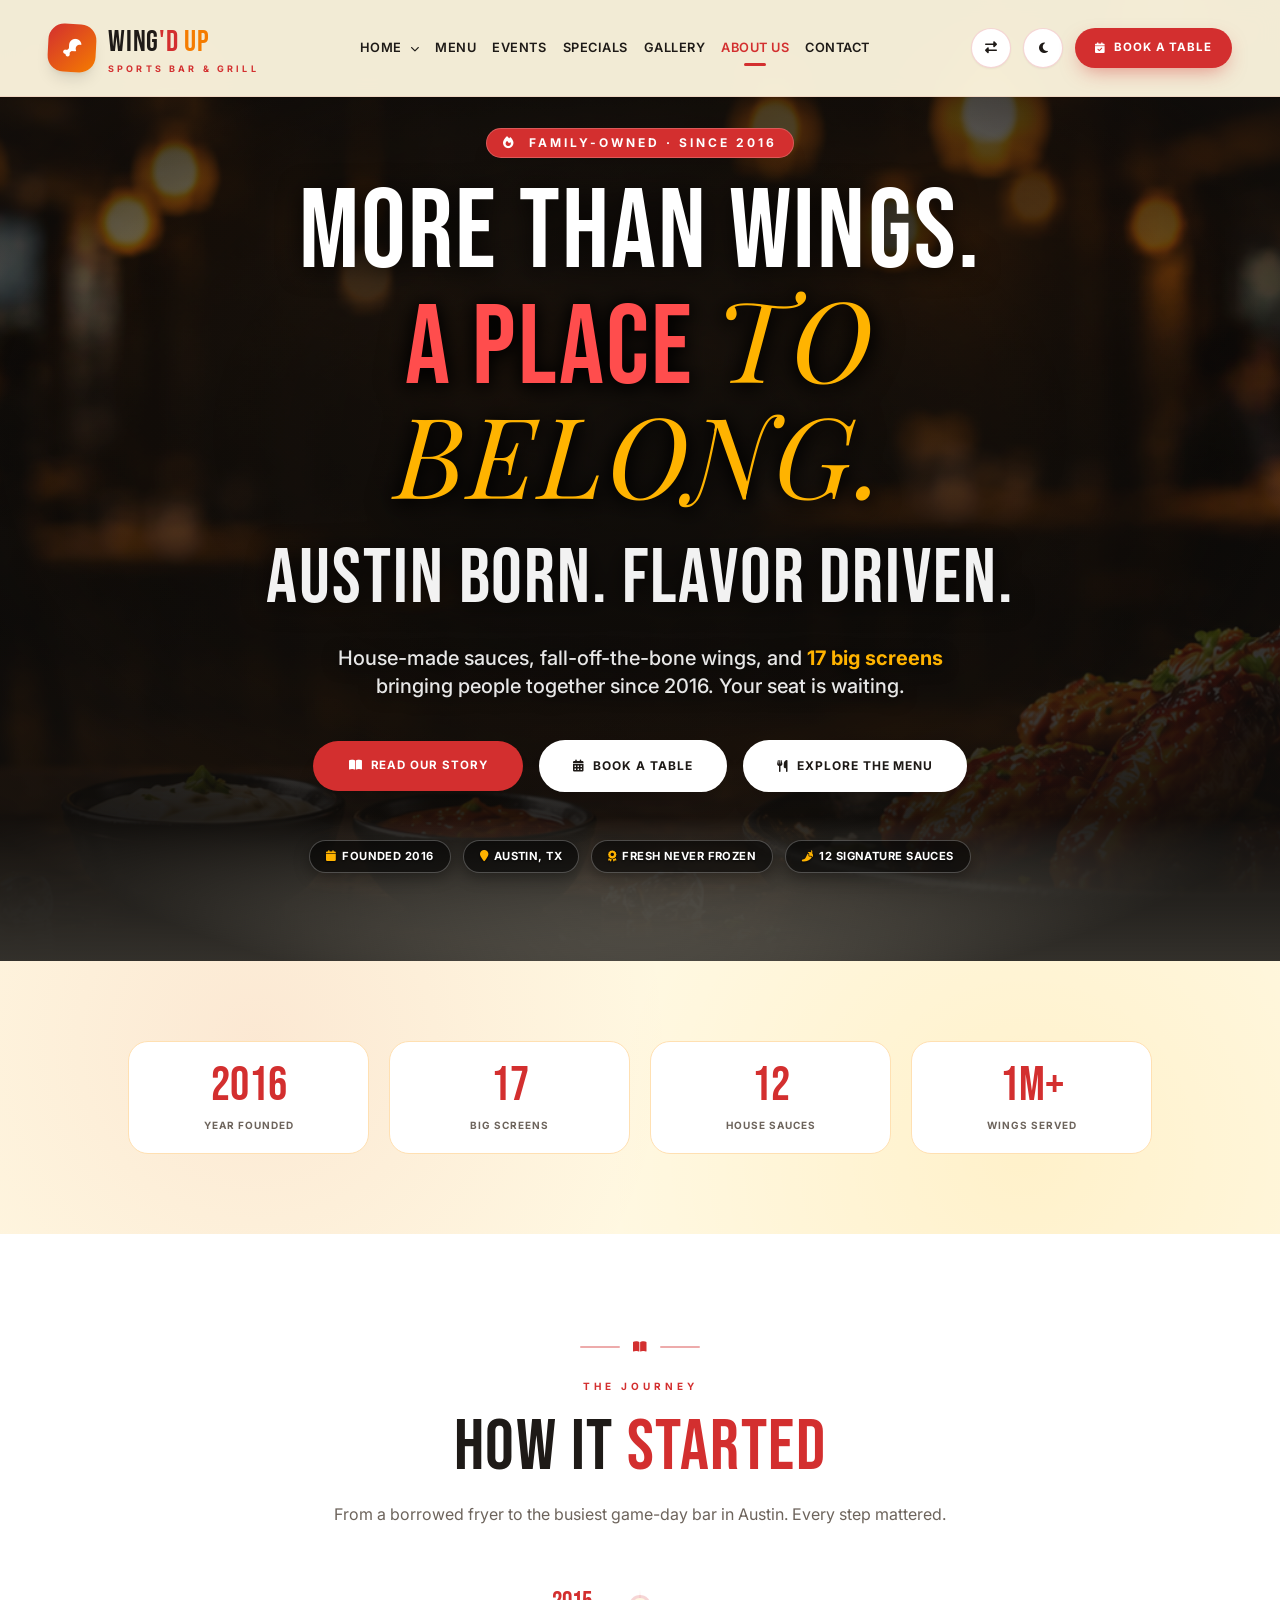
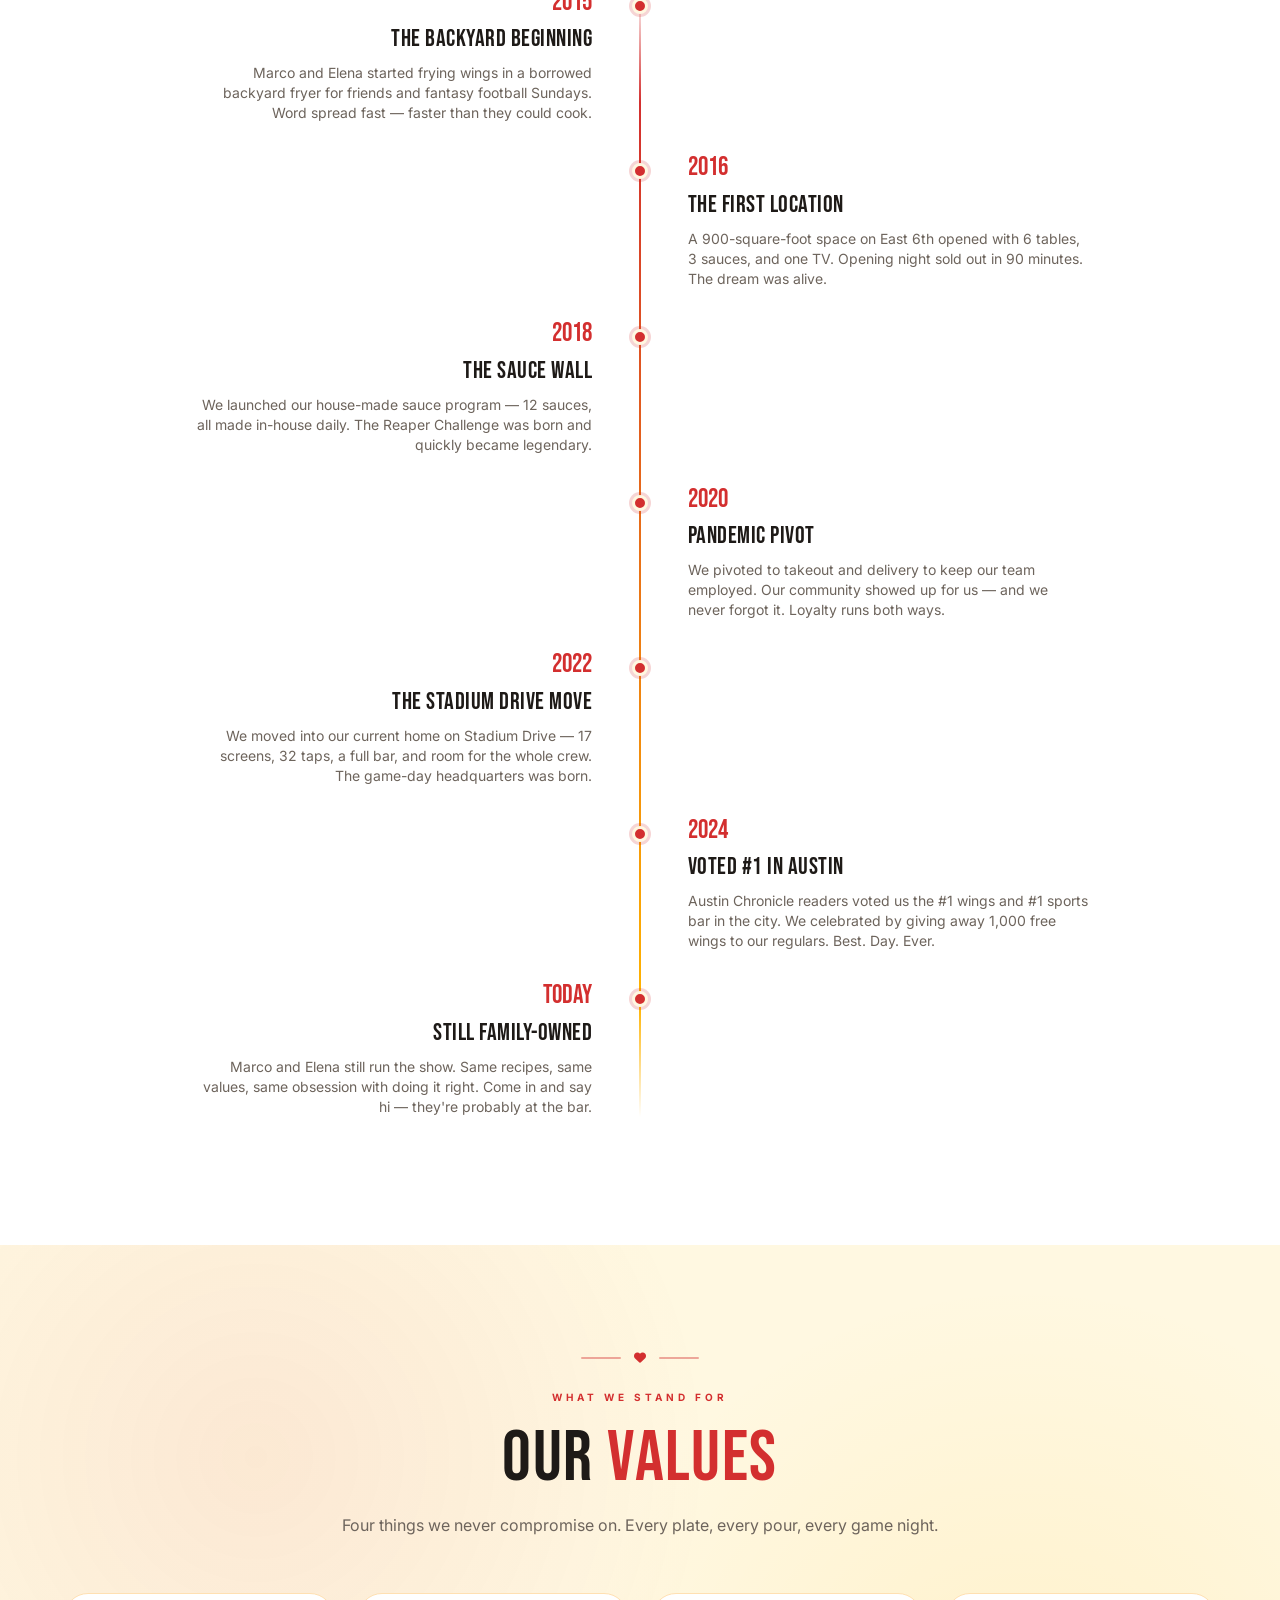
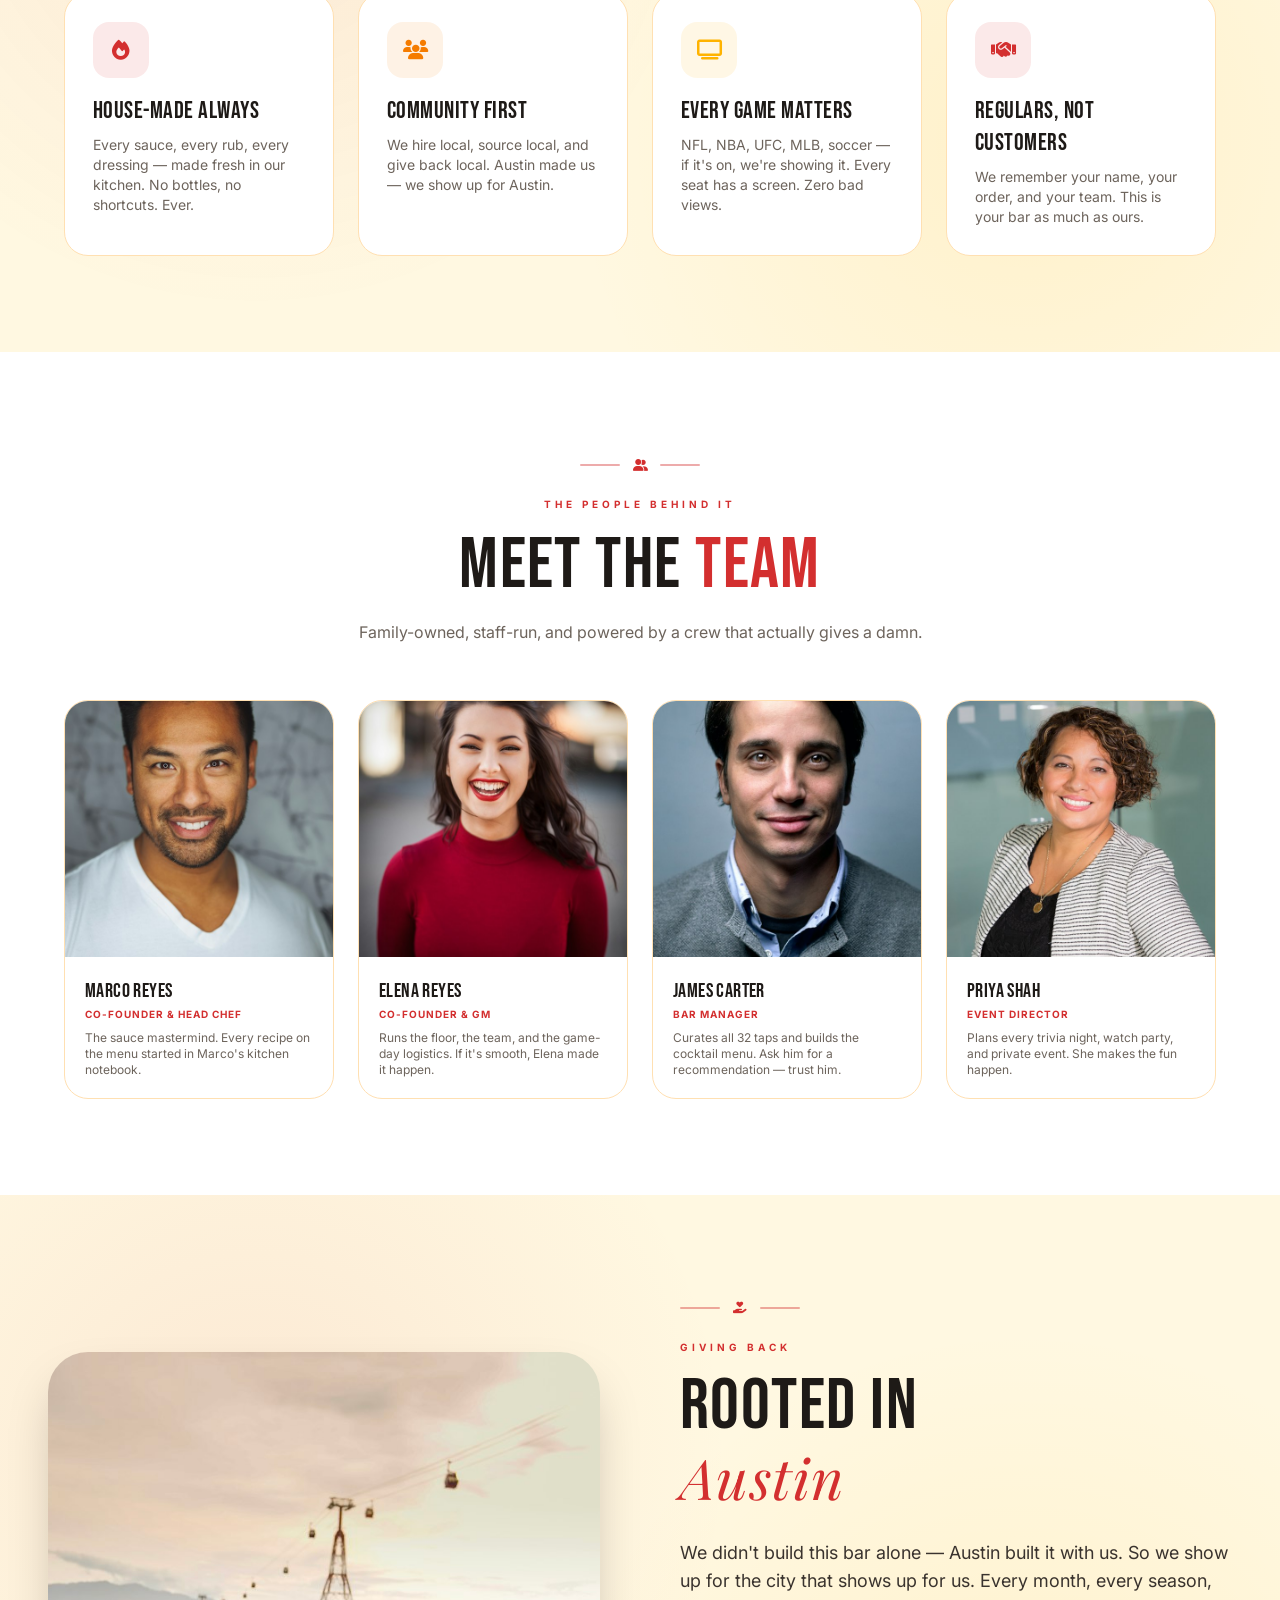
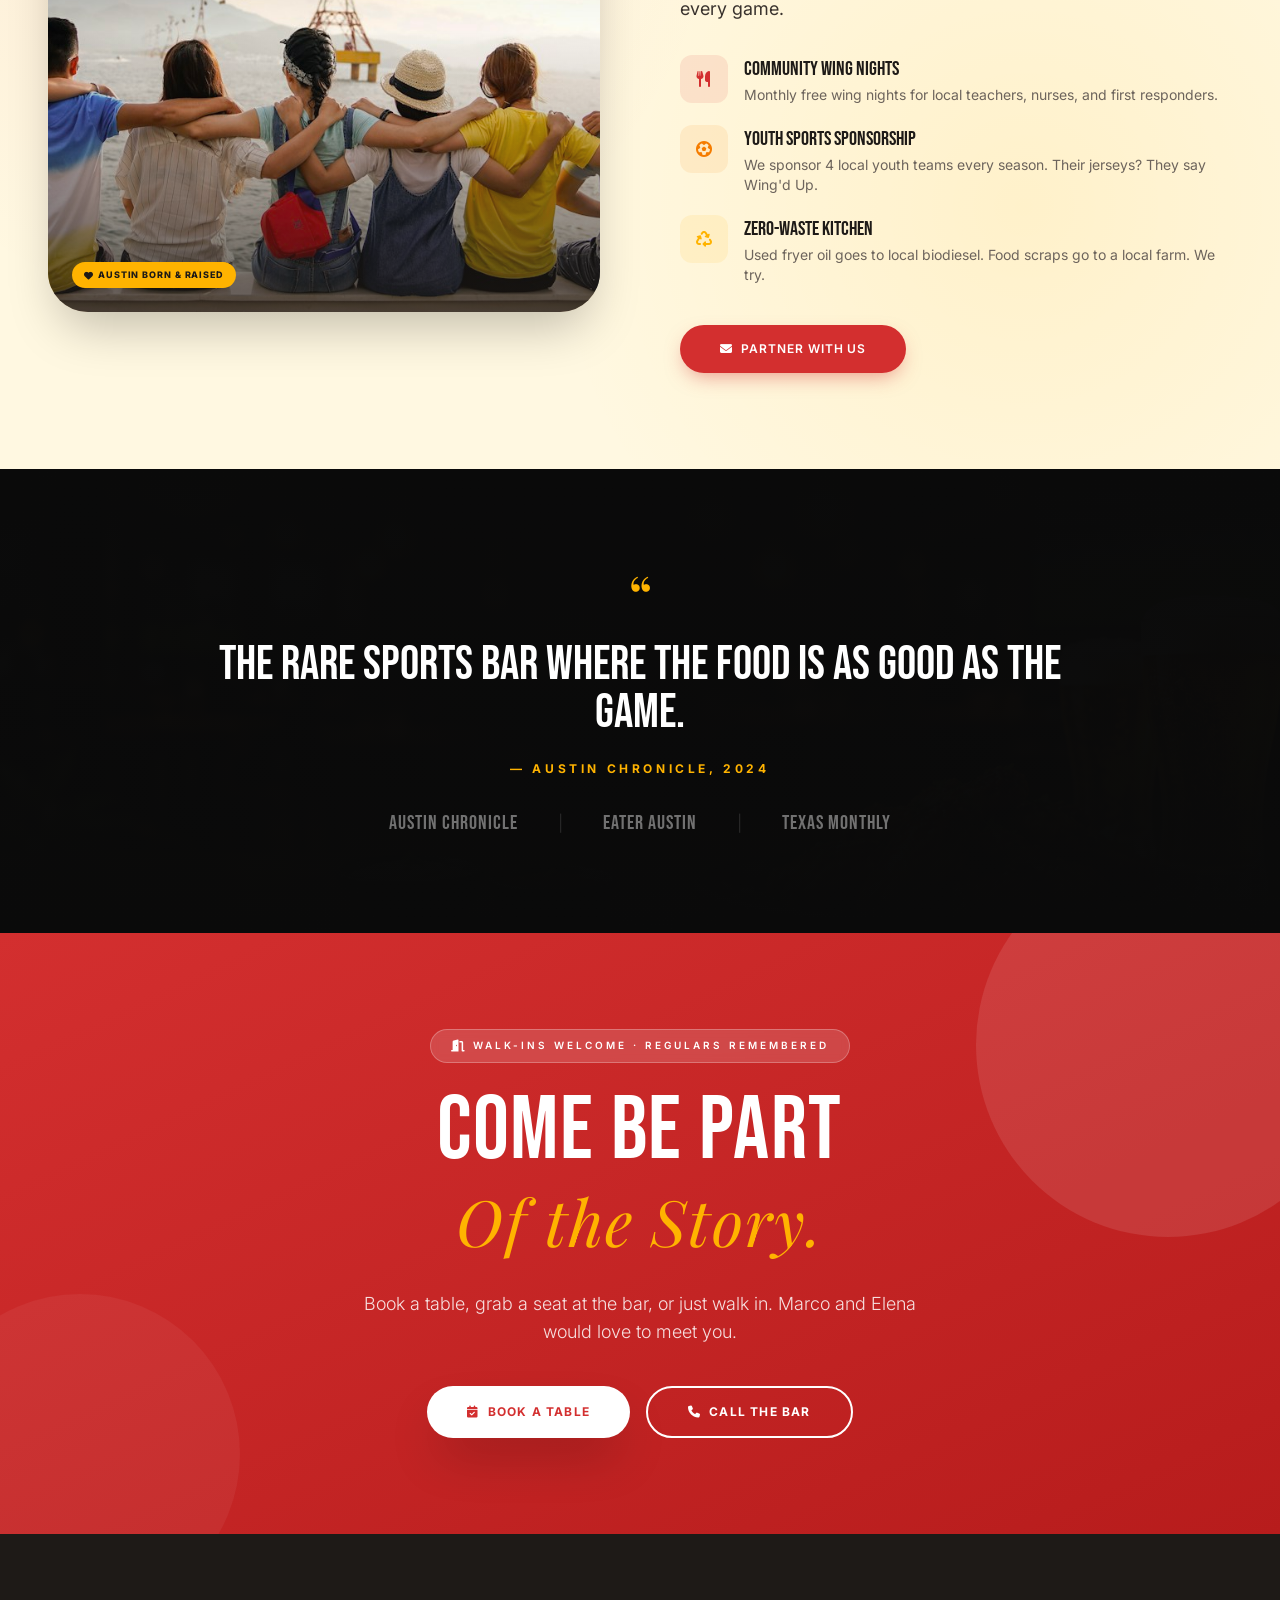
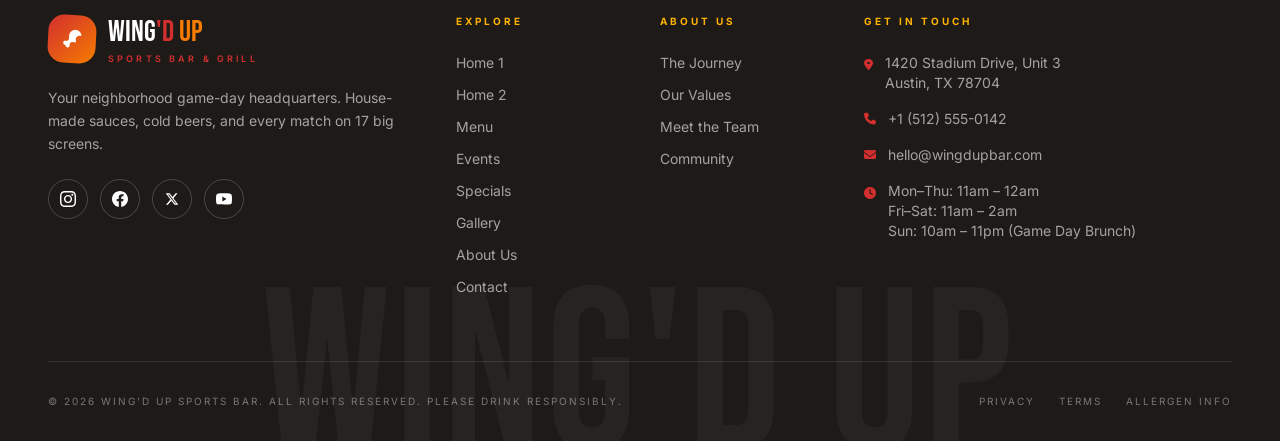
<file: our-story.html>
<!DOCTYPE html>
<html lang="en" dir="ltr" class="scroll-smooth">
<head>
  <meta charset="UTF-8" />
  <meta name="viewport" content="width=device-width, initial-scale=1.0" />
  <title>Wing &amp; Sports Bar · About Us · Sauce, Sports &amp; Community</title>
  <link rel="icon" type="image/svg+xml" href="data:image/svg+xml,%3Csvg xmlns='http://www.w3.org/2000/svg' viewBox='0 0 24 24' fill='none' stroke='%23D32F2F' stroke-width='1.8' stroke-linecap='round' stroke-linejoin='round'%3E%3Cpath d='M12 2L2 7v10l10 5 10-5V7l-10-5zM2 7l10 5 10-5M12 22V12'/%3E%3C/svg%3E" />
  <meta name="description" content="Wing & Sports Bar — About Us. From a small kitchen in 2016 to Austin's game-day headquarters. House-made sauces, community roots, and 17 screens.">

  <script src="assets/tailwind.js"></script>
  <script>
    if (typeof tailwind === 'undefined') {
      document.write('<script src="https://cdn.tailwindcss.com"><\/script>');
    }
  </script>
  <link rel="stylesheet" href="assets/fontawesome/all.min.css">
  <link rel="stylesheet" href="https://cdnjs.cloudflare.com/ajax/libs/font-awesome/6.4.0/css/all.min.css">
  <link rel="preconnect" href="https://fonts.googleapis.com">
  <link rel="preconnect" href="https://fonts.gstatic.com" crossorigin>
  <link href="https://fonts.googleapis.com/css2?family=Bebas+Neue&family=Inter:wght@300;400;500;600;700;800&family=Playfair+Display:ital,wght@0,600;0,700;1,500&display=swap" rel="stylesheet">

  <script>
    tailwind.config = {
      darkMode: 'class',
      theme: {
        extend: {
          colors: {
            'wing-red': '#D32F2F',
            'wing-red-dark': '#B71C1C',
            'wing-orange': '#F57C00',
            'wing-amber': '#FFB300',
            'wing-cream': '#FFF8E1',
            'wing-charcoal': '#1E1A17',
            'wing-dark': '#0F0D0B',
            'wing-ash': '#6D645C',
            'wing-smoke': '#2D2824',
            'stadium-dark': '#0A0A0A',
          },
          fontFamily: {
            display: ['"Bebas Neue"', 'sans-serif'],
            sans: ['"Inter"', 'sans-serif'],
            serif: ['"Playfair Display"', 'serif'],
          },
          animation: {
            'fade-up': 'fadeUp 0.9s ease-out forwards',
          },
          keyframes: {
            fadeUp: { '0%': { opacity: '0', transform: 'translateY(24px)' }, '100%': { opacity: '1', transform: 'translateY(0)' } },
          }
        }
      }
    }
  </script>

  <style>
    html { scroll-behavior: smooth; }
    html.dark { color-scheme: dark; }
    body {
      font-family: 'Inter', sans-serif;
      background-color: #FFF8E1;
      color: #1E1A17;
      overflow-x: hidden;
    }
    .dark body { background-color: #0F0D0B; color: #F5F0E8; }
    h1, h2, h3, .display-font { font-family: 'Bebas Neue', sans-serif; letter-spacing: 0.02em; line-height: 1.05; }
    .serif-accent { font-family: 'Playfair Display', serif; }

    body::-webkit-scrollbar { width: 8px; }
    body::-webkit-scrollbar-track { background: #FFF8E1; }
    body::-webkit-scrollbar-thumb { background: #D32F2F; border-radius: 10px; }
    .dark body::-webkit-scrollbar-track { background: #1E1A17; }

    /* Navbar */
    .nav-link {
      position: relative; font-weight: 600; color: #1E1A17; transition: color 0.3s;
      font-size: 0.8rem; letter-spacing: 0.04em; text-transform: uppercase; white-space: nowrap;
    }
    .dark .nav-link { color: #F5F0E8; }
    .nav-link:hover { color: #D32F2F; }
    .nav-link.active { color: #D32F2F !important; }
    .nav-link.active::after {
      content: ''; position: absolute; bottom: -8px; left: 50%; transform: translateX(-50%);
      width: 22px; height: 3px; background: #D32F2F; border-radius: 2px;
    }
    .dark .nav-link.active { color: #FF8A65 !important; }
    .dark .nav-link.active::after { background: #FF8A65; }
    .dark .nav-link:hover { color: #FF8A65; }

    /* Dropdown */
    .dropdown-menu-custom {
      position: absolute; top: 100%; left: 50%;
      transform: translateX(-50%) translateY(12px);
      min-width: 200px; background: #FFFFFF; border-radius: 16px; padding: 0.5rem 0;
      box-shadow: 0 20px 40px -12px rgba(0,0,0,0.15), 0 4px 10px -4px rgba(0,0,0,0.1);
      opacity: 0; visibility: hidden; transition: all 0.25s ease; z-index: 1000;
      border: 1px solid #FFE0B2;
    }
    .dark .dropdown-menu-custom { background: #2D2824; border-color: #D32F2F; box-shadow: 0 20px 40px -12px rgba(0,0,0,0.5); }
    .dropdown-custom:hover .dropdown-menu-custom { opacity: 1; visibility: visible; transform: translateX(-50%) translateY(0); }
    .dropdown-item {
      display: flex; align-items: center; padding: 0.65rem 1.4rem;
      transition: all 0.2s; color: #1E1A17; font-size: 0.85rem; letter-spacing: 0.02em; font-weight: 500;
    }
    .dark .dropdown-item { color: #F5F0E8; }
    .dropdown-item:hover { background-color: #FFF8E1; color: #B71C1C; padding-left: 1.7rem; }
    .dark .dropdown-item:hover { background-color: #D32F2F; color: #FFFFFF !important; padding-left: 1.7rem; }
    .dropdown-item.active { background-color: #FFE0B2; color: #B71C1C !important; font-weight: 700; }
    .dark .dropdown-item.active { background-color: #D32F2F; color: #FFFFFF !important; }

    .mobile-menu {
      background: #FFFFFF; max-height: 0; overflow: hidden;
      transition: max-height 0.45s cubic-bezier(0.4, 0, 0.2, 1);
      border-radius: 0 0 24px 24px;
    }
    .dark .mobile-menu { background: #2D2824; }
    .mobile-menu.open { max-height: 85vh; overflow-y: auto; }

    .btn-primary {
      background-color: #D32F2F; color: #FFFFFF; font-weight: 700; border-radius: 50px;
      transition: all 0.3s ease; letter-spacing: 0.08em; text-transform: uppercase; font-size: 0.72rem;
      box-shadow: 0 8px 20px -6px rgba(211,47,47,0.5); white-space: nowrap;
    }
    .btn-primary:hover {
      background-color: #B71C1C; transform: translateY(-2px);
      box-shadow: 0 15px 30px -6px rgba(211,47,47,0.6);
    }
    .btn-outline {
      border: 2px solid #1E1A17; color: #1E1A17; background: transparent; border-radius: 50px;
      font-weight: 700; transition: all 0.3s; letter-spacing: 0.08em; text-transform: uppercase; font-size: 0.72rem;
      white-space: nowrap;
    }
    .btn-outline:hover { background-color: #1E1A17; color: #FFF8E1; transform: translateY(-2px); }
    .dark .btn-outline { border-color: #F5F0E8; color: #F5F0E8; }
    .dark .btn-outline:hover { background-color: #F5F0E8; color: #1E1A17; }

    /* Story hero */
    .story-hero { position: relative; overflow: hidden; background: #0A0A0A; }
    /* story hero handled via inline img */
    .story-hero-overlay {
      position: absolute; inset: 0;
      background:
        radial-gradient(ellipse at 50% 0%, rgba(255,179,0,0.15) 0%, transparent 55%),
        linear-gradient(180deg, rgba(10,10,10,0.88) 0%, rgba(10,10,10,0.6) 45%, rgba(10,10,10,0.97) 100%);
    }

    .divider-flame { display: inline-flex; align-items: center; gap: 0.8rem; color: #D32F2F; }
    .divider-flame::before,
    .divider-flame::after { content: ''; width: 40px; height: 2px; background: currentColor; opacity: 0.4; border-radius: 2px; }

    .reveal { opacity: 0; transform: translateY(24px); transition: all 0.8s cubic-bezier(0.25, 0.46, 0.45, 0.94); }
    .reveal.visible { opacity: 1; transform: translateY(0); }

    .sports-bar-bg {
      background-image: radial-gradient(circle at 20% 30%, rgba(211,47,47,0.08) 0%, transparent 40%),
                        radial-gradient(circle at 80% 70%, rgba(255,179,0,0.1) 0%, transparent 40%);
    }
    .dark .sports-bar-bg {
      background-image: radial-gradient(circle at 20% 30%, rgba(255,138,101,0.1) 0%, transparent 40%),
                        radial-gradient(circle at 80% 70%, rgba(255,179,0,0.08) 0%, transparent 40%);
    }

    .section-title { font-size: clamp(2.5rem, 6vw, 4.5rem); }
    .section-title-sm { font-size: clamp(2rem, 5vw, 3.5rem); }
    .break-safe { overflow-wrap: anywhere; word-break: break-word; }

    /* Timeline */
    .timeline {
      position: relative;
      padding-left: 2rem;
    }
    @media (min-width: 768px) {
      .timeline { padding-left: 0; }
      .timeline::before {
        content: ''; position: absolute; left: 50%; top: 0; bottom: 0; width: 2px;
        background: linear-gradient(to bottom, transparent, #D32F2F 10%, #FFB300 90%, transparent);
        transform: translateX(-50%);
      }
    }
    .timeline-item {
      position: relative; margin-bottom: 2rem;
    }
    @media (min-width: 768px) {
      .timeline-item {
        width: 50%; padding-right: 3rem; text-align: right;
      }
      .timeline-item:nth-child(even) {
        margin-left: 50%; padding-right: 0; padding-left: 3rem; text-align: left;
      }
      .timeline-dot {
        position: absolute; right: -8px; top: 8px;
        width: 16px; height: 16px; border-radius: 50%;
        background: #D32F2F; border: 3px solid #FFF8E1;
        box-shadow: 0 0 0 3px rgba(211,47,47,0.2);
      }
      .dark .timeline-dot { border-color: #0F0D0B; }
      .timeline-item:nth-child(even) .timeline-dot {
        left: -8px; right: auto;
      }
    }
    @media (max-width: 767px) {
      .timeline::before {
        content: ''; position: absolute; left: 0; top: 0; bottom: 0; width: 2px;
        background: linear-gradient(to bottom, transparent, #D32F2F 10%, #FFB300 90%, transparent);
      }
      .timeline-dot {
        position: absolute; left: -2rem; top: 8px;
        width: 14px; height: 14px; border-radius: 50%;
        background: #D32F2F; border: 3px solid #FFF8E1;
        box-shadow: 0 0 0 3px rgba(211,47,47,0.2);
      }
      .dark .timeline-dot { border-color: #0F0D0B; }
    }

    .year-badge {
      display: inline-flex; align-items: center;
      font-family: 'Bebas Neue', sans-serif; font-size: 1.6rem; line-height: 1;
      color: #D32F2F; margin-bottom: 0.5rem;
    }

    /* Value card */
    .value-card {
      border-radius: 24px; padding: 1.75rem;
      border: 1px solid #FFE0B2; background: #FFFFFF;
      transition: all 0.35s ease; height: 100%;
      display: flex; flex-direction: column;
    }
    .dark .value-card { background: #2D2824; border-color: #4E443C; }
    .value-card:hover { transform: translateY(-6px); border-color: #D32F2F; box-shadow: 0 25px 50px -18px rgba(211,47,47,0.35); }

    .value-icon {
      width: 56px; height: 56px; border-radius: 16px;
      display: flex; align-items: center; justify-content: center;
      margin-bottom: 1.1rem;
    }

    /* Team card */
    .team-card {
      border-radius: 24px; overflow: hidden; background: #FFFFFF;
      border: 1px solid #FFE0B2; transition: all 0.35s ease;
      display: flex !important; flex-direction: column !important; height: 100% !important;
    }
    .dark .team-card { background: #2D2824; border-color: #4E443C; }
    .team-card:hover { transform: translateY(-6px); border-color: #D32F2F; box-shadow: 0 25px 50px -18px rgba(211,47,47,0.35); }
    .team-card img { transition: transform 0.6s ease; }
    .team-card:hover img { transform: scale(1.06); }

    /* Stat block */
    .stat-block {
      text-align: center; padding: 1.25rem 0.5rem;
      border-radius: 20px; background: #FFFFFF; border: 1px solid #FFE0B2;
      transition: all 0.3s ease;
    }
    .dark .stat-block { background: #2D2824; border-color: #4E443C; }
    .stat-block:hover { transform: translateY(-4px); border-color: #D32F2F; }

    .tag-pill {
      display: inline-flex; align-items: center; gap: 0.25rem;
      font-size: 0.58rem; font-weight: 800; letter-spacing: 0.1em; text-transform: uppercase;
      padding: 0.25rem 0.6rem; border-radius: 100px;
    }
  
    /* Hero with assets/bg.png (Optimized readability) */
    .hero-wings { position: relative; overflow: hidden; background-color: #0F0D0B; }
    .hero-overlay {
      position: absolute; inset: 0;
      background:
        radial-gradient(ellipse 70% 60% at 50% 45%, rgba(15, 13, 11, 0.72) 0%, rgba(15, 13, 11, 0.42) 65%, rgba(15, 13, 11, 0.85) 100%),
        linear-gradient(180deg, rgba(15, 13, 11, 0.7) 0%, rgba(15, 13, 11, 0.25) 35%, rgba(15, 13, 11, 0.8) 85%, #FFF8E1 100%);
      pointer-events: none;
    }
    .dark .hero-overlay {
      background:
        radial-gradient(ellipse 70% 60% at 50% 45%, rgba(15, 13, 11, 0.72) 0%, rgba(15, 13, 11, 0.45) 65%, rgba(15, 13, 11, 0.88) 100%),
        linear-gradient(180deg, rgba(15, 13, 11, 0.75) 0%, rgba(15, 13, 11, 0.3) 35%, rgba(15, 13, 11, 0.88) 85%, #0F0D0B 100%);
    }

    .hero-wings .sauce-chip {
      display: inline-flex; align-items: center; gap: 0.35rem;
      background: rgba(0, 0, 0, 0.6); backdrop-filter: blur(8px);
      border: 1px solid rgba(255, 255, 255, 0.25); border-radius: 100px; padding: 0.45rem 1rem;
      font-size: 0.7rem; font-weight: 700; letter-spacing: 0.04em; text-transform: uppercase; color: #FFFFFF;
      box-shadow: 0 4px 15px rgba(0, 0, 0, 0.35); text-shadow: 0 1px 3px rgba(0, 0, 0, 0.8);
      transition: all 0.25s;
    }
    .hero-wings .sauce-chip i { color: #FFB300; }
    .hero-wings .sauce-chip:hover {
      background: #D32F2F; border-color: #D32F2F; color: #FFFFFF;
      transform: translateY(-2px); box-shadow: 0 8px 20px rgba(211, 47, 47, 0.5);
    }
    .hero-wings .sauce-chip:hover i { color: #FFFFFF; }

    /* Responsive typography helpers */
    .hero-title { font-size: clamp(3rem, 9vw, 7rem); line-height: 0.92; }
    .hero-sub { font-size: clamp(2.5rem, 6vw, 5rem); }

  
    /* Hero solid white button with guaranteed dark text in all themes */
    .hero-btn-white {
      background-color: #FFFFFF !important;
      color: #1E1A17 !important;
      border: 2px solid #FFFFFF !important;
      font-weight: 700;
      letter-spacing: 0.08em;
      text-transform: uppercase;
      font-size: 0.72rem;
      border-radius: 50px;
      box-shadow: 0 10px 25px -5px rgba(0, 0, 0, 0.35);
      transition: all 0.3s ease;
      white-space: nowrap;
    }
    .hero-btn-white:hover {
      background-color: #D32F2F !important;
      color: #FFFFFF !important;
      border-color: #D32F2F !important;
      transform: translateY(-2px);
      box-shadow: 0 15px 30px -5px rgba(211, 47, 47, 0.55);
    }
    .dark .hero-btn-white {
      background-color: #FFFFFF !important;
      color: #1E1A17 !important;
      border-color: #FFFFFF !important;
    }
    .dark .hero-btn-white:hover {
      background-color: #D32F2F !important;
      color: #FFFFFF !important;
      border-color: #D32F2F !important;
    }
  
    /* Critical Hero & Layout Protection (Zero-FOUC & Offline safety) */
    .hero-wings, .stadium-hero {
      position: relative;
      min-height: 100vh;
      display: flex;
      flex-direction: column;
      justify-content: center;
      align-items: center;
      overflow: hidden;
    }
    .hero-wings > .absolute, .stadium-hero > .absolute {
      position: absolute;
      inset: 0;
    }
    .hero-wings img, .stadium-hero img {
      width: 100%;
      height: 100%;
      object-fit: cover;
      object-position: center;
    }
  </style>
</head>

<body>

  <!-- ============================================= -->
  <!-- NAVIGATION -->
  <!-- ============================================= -->
  <nav class="fixed top-0 left-0 right-0 z-50 bg-wing-cream/95 dark:bg-[#0F0D0B]/95 backdrop-blur-md border-b border-wing-red/10 dark:border-wing-red/20 shadow-sm transition-all duration-300">
    <div class="max-w-[1400px] mx-auto px-4 sm:px-6 lg:px-10 xl:px-12">
      <div class="flex items-center justify-between h-16 sm:h-20 lg:h-24 gap-3">

        <a href="index.html" class="flex items-center gap-2 sm:gap-3 group shrink-0">
          <div class="w-9 h-9 sm:w-11 sm:h-11 lg:w-12 lg:h-12 rounded-xl sm:rounded-2xl bg-gradient-to-br from-wing-red to-wing-orange flex items-center justify-center shadow-lg group-hover:scale-105 transition-transform duration-300 rotate-3 group-hover:rotate-0 shrink-0">
            <i class="fas fa-drumstick-bite text-white text-base sm:text-lg"></i>
          </div>
          <div class="leading-none">
            <div class="text-xl sm:text-2xl lg:text-3xl font-display text-[#1E1A17] dark:text-[#F5F0E8] tracking-wide">
              Wing<span class="text-wing-red">'d</span> <span class="text-wing-orange">Up</span>
            </div>
            <div class="text-[7px] sm:text-[8px] lg:text-[9px] uppercase tracking-[0.35em] text-wing-red font-bold mt-0.5 sm:mt-1">Sports Bar &amp; Grill</div>
          </div>
        </a>

        <div class="hidden xl:flex items-center gap-4 2xl:gap-6">
          <div class="dropdown-custom relative py-4">
            <button class="nav-link flex items-center gap-1">
              Home <i class="fas fa-chevron-down text-[9px] ms-1"></i>
            </button>
            <div class="dropdown-menu-custom">
              <a href="index.html" class="dropdown-item">Home 1</a>
              <a href="home2.html" class="dropdown-item">Home 2</a>
            </div>
          </div>
          <a href="menu.html" class="nav-link">Menu</a>
          <a href="events.html" class="nav-link">Events</a>
          <a href="specials.html" class="nav-link">Specials</a>
          <a href="gallery.html" class="nav-link">Gallery</a>
          <a href="our-story.html" class="nav-link active">About Us</a>
          <a href="contact.html" class="nav-link">Contact</a>
        </div>

        <div class="flex items-center gap-2 sm:gap-3 shrink-0">
          <button id="rtl-toggle" class="hidden xl:flex w-10 h-10 2xl:w-11 2xl:h-11 rounded-full bg-white dark:bg-[#2D2824] border border-wing-red/20 dark:border-wing-red/30 items-center justify-center text-[#1E1A17] dark:text-[#F5F0E8] hover:bg-wing-red hover:border-wing-red hover:text-white shadow-sm transition-all duration-300" title="Toggle RTL / LTR" aria-label="Toggle text direction">
            <i class="fas fa-right-left text-xs"></i>
          </button>
          <button id="theme-toggle" class="hidden xl:flex w-10 h-10 2xl:w-11 2xl:h-11 rounded-full bg-white dark:bg-[#2D2824] border border-wing-red/20 dark:border-wing-red/30 items-center justify-center text-[#1E1A17] dark:text-[#F5F0E8] hover:bg-wing-red hover:border-wing-red hover:text-white shadow-sm transition-all duration-300" title="Toggle theme" aria-label="Toggle color theme">
            <i class="fas fa-moon dark:hidden text-xs"></i>
            <i class="fas fa-sun hidden dark:inline text-xs"></i>
          </button>
          <a href="contact.html" class="hidden xl:inline-flex btn-primary h-10 2xl:h-11 px-5 2xl:px-7 rounded-full items-center justify-center gap-2">
            <i class="fas fa-calendar-check text-[11px]"></i> Book a Table
          </a>
          <button id="mobile-toggle" class="xl:hidden w-10 h-10 rounded-full bg-wing-red text-white flex items-center justify-center shadow-md">
            <i class="fas fa-bars text-sm"></i>
          </button>
        </div>
      </div>

      <div id="mobile-menu" class="mobile-menu xl:hidden">
        <div class="py-4 px-2 space-y-1">
          <div>
            <button onclick="document.getElementById('home-mobile-drop').classList.toggle('hidden'); document.getElementById('home-mobile-icon').classList.toggle('rotate-180')" class="w-full flex items-center justify-between py-3 px-4 font-bold text-wing-red dark:text-wing-red bg-wing-red/10 dark:bg-wing-red/20 hover:bg-wing-red/15 rounded-xl text-sm cursor-pointer">
              <span>Home</span>
              <i id="home-mobile-icon" class="fas fa-chevron-down text-xs transition-transform duration-300"></i>
            </button>
            <div id="home-mobile-drop" class="hidden pl-2 space-y-1 mt-1 mb-2">
              <a href="index.html" class="block py-2.5 px-4 font-medium text-[#1E1A17] dark:text-[#F5F0E8] hover:bg-wing-red/10 dark:hover:bg-wing-red/20 rounded-lg text-sm transition">
                <i class="fas fa-home w-5 me-2 text-xs"></i> Home 1
              </a>
              <a href="home2.html" class="block py-2.5 px-4 font-medium text-[#1E1A17] dark:text-[#F5F0E8] hover:bg-wing-red/10 dark:hover:bg-wing-red/20 rounded-lg text-sm transition">
                <i class="fas fa-home w-5 me-2 text-xs"></i> Home 2
              </a>
            </div>
          </div>
          <a href="menu.html" class="block py-3 px-4 font-medium text-[#1E1A17] dark:text-[#F5F0E8] hover:bg-wing-red/10 dark:hover:bg-wing-red/20 rounded-xl text-sm transition">Menu</a>
          <a href="events.html" class="block py-3 px-4 font-medium text-[#1E1A17] dark:text-[#F5F0E8] hover:bg-wing-red/10 dark:hover:bg-wing-red/20 rounded-xl text-sm transition">Events</a>
          <a href="specials.html" class="block py-3 px-4 font-medium text-[#1E1A17] dark:text-[#F5F0E8] hover:bg-wing-red/10 dark:hover:bg-wing-red/20 rounded-xl text-sm transition">Specials</a>
          <a href="gallery.html" class="block py-3 px-4 font-medium text-[#1E1A17] dark:text-[#F5F0E8] hover:bg-wing-red/10 dark:hover:bg-wing-red/20 rounded-xl text-sm transition">Gallery</a>
          <a href="our-story.html" class="block py-3 px-4 font-bold text-wing-red dark:text-wing-red bg-wing-red/10 dark:bg-wing-red/20 rounded-xl text-sm transition">About Us</a>
          <a href="contact.html" class="block py-3 px-4 font-medium text-[#1E1A17] dark:text-[#F5F0E8] hover:bg-wing-red/10 dark:hover:bg-wing-red/20 rounded-xl text-sm transition">Contact</a>
          <div class="flex flex-col gap-2.5 pt-4 mt-2 border-t border-wing-red/20 dark:border-wing-red/30">
            <a href="contact.html" class="text-center btn-primary py-3 rounded-full text-xs font-bold">Book a Table</a>
            <div class="flex gap-2.5">
              <button id="mobile-theme-toggle" class="flex-1 py-2.5 rounded-full bg-wing-red/10 dark:bg-wing-red/20 text-wing-red text-xs font-semibold">
                <i class="fas fa-moon dark:hidden"></i><i class="fas fa-sun hidden dark:inline"></i> Theme
              </button>
              <button id="mobile-rtl-toggle" class="flex-1 py-2.5 rounded-full bg-wing-red/10 dark:bg-wing-red/20 text-wing-red text-xs font-semibold">
                <i class="fas fa-exchange-alt"></i> RTL
              </button>
            </div>
          </div>
        </div>
      </div>
    </div>
  </nav>

  <!-- ============================================= -->
  <!-- SECTION 1: STORY HERO (HOME 1 STYLE) -->
  <!-- ============================================= -->
    <section class="hero-wings min-h-[75vh] flex flex-col justify-center items-center pt-24 sm:pt-28 lg:pt-32 pb-12 sm:pb-16 lg:pb-20 relative overflow-hidden">
    <div class="absolute inset-0 z-0">
      <img src="assets/bg.png" alt="Wing'd Up sports bar history and roots" class="w-full h-full object-cover object-center">
      <div class="hero-overlay"></div>
    </div>

    <div class="max-w-[1400px] mx-auto px-4 sm:px-6 lg:px-10 xl:px-12 w-full relative z-10 flex flex-col justify-center">
      <div class="text-center max-w-4xl mx-auto animate-fade-up">
        <span class="inline-block py-1.5 px-3 sm:px-4 rounded-full bg-wing-red text-white text-[9px] sm:text-[10px] md:text-xs font-bold tracking-[0.2em] sm:tracking-[0.25em] uppercase mb-5 sm:mb-6 shadow-xl backdrop-blur-sm border border-white/20">
          <i class="fas fa-fire me-1.5"></i> Family-Owned · Since 2016
        </span>

        <h1 class="hero-title font-display text-white mb-4 sm:mb-6 break-safe drop-shadow-[0_3px_12px_rgba(0,0,0,0.85)]">
          MORE THAN WINGS.<br>
          <span class="text-[#FF4D4D] drop-shadow-[0_2px_8px_rgba(0,0,0,0.9)]">A PLACE</span> <span class="text-wing-amber serif-accent italic drop-shadow-[0_2px_8px_rgba(0,0,0,0.9)]">TO BELONG.</span><br>
          <span class="hero-sub tracking-wide text-white/95">AUSTIN BORN. FLAVOR DRIVEN.</span>
        </h1>

        <p class="text-white/90 font-medium text-base sm:text-lg md:text-xl max-w-2xl mx-auto mb-8 sm:mb-10 leading-relaxed px-2 drop-shadow-[0_2px_8px_rgba(0,0,0,0.9)]">
          House-made sauces, fall-off-the-bone wings, and <span class="font-bold text-wing-amber">17 big screens</span> bringing people together since 2016. Your seat is waiting.
        </p>

        <div class="flex flex-col sm:flex-row gap-3 sm:gap-4 justify-center items-center mb-8 sm:mb-12 px-2">
          <a href="#timeline" class="btn-primary px-7 sm:px-9 py-3.5 sm:py-4 rounded-full inline-flex items-center justify-center gap-2 w-full sm:w-auto shadow-xl">
            <i class="fas fa-book-open"></i> Read Our Story
          </a>
          <a href="contact.html" class="hero-btn-white px-7 sm:px-8 py-3.5 sm:py-4 rounded-full inline-flex items-center justify-center gap-2 text-xs text-[#1E1A17] shadow-xl transition w-full sm:w-auto">
            <i class="fas fa-calendar-alt"></i> Book a Table
          </a>
          <a href="menu.html" class="hero-btn-white px-7 sm:px-8 py-3.5 sm:py-4 rounded-full inline-flex items-center justify-center gap-2 text-xs text-[#1E1A17] shadow-xl transition w-full sm:w-auto">
            <i class="fas fa-utensils"></i> Explore the Menu
          </a>
        </div>

        <div class="flex flex-wrap justify-center gap-2 sm:gap-3 mb-2 px-2">
          <a href="#timeline" class="sauce-chip"><i class="fas fa-calendar"></i> Founded 2016</a>
          <a href="#timeline" class="sauce-chip"><i class="fas fa-location-pin"></i> Austin, TX</a>
          <a href="menu.html" class="sauce-chip"><i class="fas fa-award"></i> Fresh Never Frozen</a>
          <a href="menu.html" class="sauce-chip"><i class="fas fa-pepper-hot"></i> 12 Signature Sauces</a>
        </div>
      </div>
    </div>
  </section>


  <!-- ============================================= -->
  <!-- SECTION 2: BY THE NUMBERS -->
  <!-- ============================================= -->
  <section class="py-14 sm:py-20 bg-wing-cream dark:bg-wing-dark relative sports-bar-bg">
    <div class="max-w-[1400px] mx-auto px-4 sm:px-6 lg:px-10 xl:px-12 relative z-10">
      <div class="grid grid-cols-2 md:grid-cols-4 gap-4 sm:gap-5 max-w-5xl mx-auto">
        <div class="stat-block reveal">
          <div class="font-display text-3xl sm:text-4xl md:text-5xl text-wing-red leading-none">2016</div>
          <div class="text-[9px] sm:text-[10px] uppercase tracking-widest text-wing-ash dark:text-[#B9AFA5] font-bold mt-2">Year Founded</div>
        </div>
        <div class="stat-block reveal">
          <div class="font-display text-3xl sm:text-4xl md:text-5xl text-wing-red leading-none">17</div>
          <div class="text-[9px] sm:text-[10px] uppercase tracking-widest text-wing-ash dark:text-[#B9AFA5] font-bold mt-2">Big Screens</div>
        </div>
        <div class="stat-block reveal">
          <div class="font-display text-3xl sm:text-4xl md:text-5xl text-wing-red leading-none">12</div>
          <div class="text-[9px] sm:text-[10px] uppercase tracking-widest text-wing-ash dark:text-[#B9AFA5] font-bold mt-2">House Sauces</div>
        </div>
        <div class="stat-block reveal">
          <div class="font-display text-3xl sm:text-4xl md:text-5xl text-wing-red leading-none">1M+</div>
          <div class="text-[9px] sm:text-[10px] uppercase tracking-widest text-wing-ash dark:text-[#B9AFA5] font-bold mt-2">Wings Served</div>
        </div>
      </div>
    </div>
  </section>

  <!-- ============================================= -->
  <!-- SECTION 3: About Us (TIMELINE) -->
  <!-- ============================================= -->
  <section id="timeline" class="py-16 sm:py-20 lg:py-24 bg-white dark:bg-wing-charcoal relative scroll-mt-24">
    <div class="max-w-[1400px] mx-auto px-4 sm:px-6 lg:px-10 xl:px-12">

      <div class="text-center mb-10 sm:mb-16 reveal">
        <div class="divider-flame mb-4 sm:mb-6"><i class="fas fa-book-open text-xs"></i></div>
        <span class="block text-[9px] sm:text-[10px] uppercase tracking-[0.3em] sm:tracking-[0.4em] text-wing-red font-bold mb-3 sm:mb-4">The Journey</span>
        <h2 class="section-title font-display text-[#1E1A17] dark:text-[#F5F0E8] mb-3 sm:mb-4 break-safe">
          HOW IT <span class="text-wing-red">STARTED</span>
        </h2>
        <p class="text-wing-ash dark:text-[#B9AFA5] max-w-2xl mx-auto text-xs sm:text-sm md:text-base leading-relaxed">
          From a borrowed fryer to the busiest game-day bar in Austin. Every step mattered.
        </p>
      </div>

      <div class="timeline max-w-4xl mx-auto">

        <!-- 2015 -->
        <div class="timeline-item reveal">
          <div class="timeline-dot"></div>
          <div class="year-badge">2015</div>
          <h3 class="font-display text-xl sm:text-2xl text-[#1E1A17] dark:text-[#F5F0E8] mb-2">The Backyard Beginning</h3>
          <p class="text-xs sm:text-sm text-wing-ash dark:text-[#B9AFA5] leading-relaxed">Marco and Elena started frying wings in a borrowed backyard fryer for friends and fantasy football Sundays. Word spread fast — faster than they could cook.</p>
        </div>

        <!-- 2016 -->
        <div class="timeline-item reveal">
          <div class="timeline-dot"></div>
          <div class="year-badge">2016</div>
          <h3 class="font-display text-xl sm:text-2xl text-[#1E1A17] dark:text-[#F5F0E8] mb-2">The First Location</h3>
          <p class="text-xs sm:text-sm text-wing-ash dark:text-[#B9AFA5] leading-relaxed">A 900-square-foot space on East 6th opened with 6 tables, 3 sauces, and one TV. Opening night sold out in 90 minutes. The dream was alive.</p>
        </div>

        <!-- 2018 -->
        <div class="timeline-item reveal">
          <div class="timeline-dot"></div>
          <div class="year-badge">2018</div>
          <h3 class="font-display text-xl sm:text-2xl text-[#1E1A17] dark:text-[#F5F0E8] mb-2">The Sauce Wall</h3>
          <p class="text-xs sm:text-sm text-wing-ash dark:text-[#B9AFA5] leading-relaxed">We launched our house-made sauce program — 12 sauces, all made in-house daily. The Reaper Challenge was born and quickly became legendary.</p>
        </div>

        <!-- 2020 -->
        <div class="timeline-item reveal">
          <div class="timeline-dot"></div>
          <div class="year-badge">2020</div>
          <h3 class="font-display text-xl sm:text-2xl text-[#1E1A17] dark:text-[#F5F0E8] mb-2">Pandemic Pivot</h3>
          <p class="text-xs sm:text-sm text-wing-ash dark:text-[#B9AFA5] leading-relaxed">We pivoted to takeout and delivery to keep our team employed. Our community showed up for us — and we never forgot it. Loyalty runs both ways.</p>
        </div>

        <!-- 2022 -->
        <div class="timeline-item reveal">
          <div class="timeline-dot"></div>
          <div class="year-badge">2022</div>
          <h3 class="font-display text-xl sm:text-2xl text-[#1E1A17] dark:text-[#F5F0E8] mb-2">The Stadium Drive Move</h3>
          <p class="text-xs sm:text-sm text-wing-ash dark:text-[#B9AFA5] leading-relaxed">We moved into our current home on Stadium Drive — 17 screens, 32 taps, a full bar, and room for the whole crew. The game-day headquarters was born.</p>
        </div>

        <!-- 2024 -->
        <div class="timeline-item reveal">
          <div class="timeline-dot"></div>
          <div class="year-badge">2024</div>
          <h3 class="font-display text-xl sm:text-2xl text-[#1E1A17] dark:text-[#F5F0E8] mb-2">Voted #1 in Austin</h3>
          <p class="text-xs sm:text-sm text-wing-ash dark:text-[#B9AFA5] leading-relaxed">Austin Chronicle readers voted us the #1 wings and #1 sports bar in the city. We celebrated by giving away 1,000 free wings to our regulars. Best. Day. Ever.</p>
        </div>

        <!-- Today -->
        <div class="timeline-item reveal">
          <div class="timeline-dot"></div>
          <div class="year-badge">Today</div>
          <h3 class="font-display text-xl sm:text-2xl text-[#1E1A17] dark:text-[#F5F0E8] mb-2">Still Family-Owned</h3>
          <p class="text-xs sm:text-sm text-wing-ash dark:text-[#B9AFA5] leading-relaxed">Marco and Elena still run the show. Same recipes, same values, same obsession with doing it right. Come in and say hi — they're probably at the bar.</p>
        </div>
      </div>
    </div>
  </section>

  <!-- ============================================= -->
  <!-- SECTION 4: OUR VALUES -->
  <!-- ============================================= -->
  <section class="py-16 sm:py-20 lg:py-24 bg-wing-cream dark:bg-wing-dark relative sports-bar-bg">
    <div class="max-w-[1400px] mx-auto px-4 sm:px-6 lg:px-10 xl:px-12 relative z-10">

      <div class="text-center mb-10 sm:mb-14 reveal">
        <div class="divider-flame mb-4 sm:mb-6"><i class="fas fa-heart text-xs"></i></div>
        <span class="block text-[9px] sm:text-[10px] uppercase tracking-[0.3em] sm:tracking-[0.4em] text-wing-red font-bold mb-3 sm:mb-4">What We Stand For</span>
        <h2 class="section-title font-display text-[#1E1A17] dark:text-[#F5F0E8] mb-3 sm:mb-4 break-safe">
          OUR <span class="text-wing-red">VALUES</span>
        </h2>
        <p class="text-wing-ash dark:text-[#B9AFA5] max-w-2xl mx-auto text-xs sm:text-sm md:text-base leading-relaxed">
          Four things we never compromise on. Every plate, every pour, every game night.
        </p>
      </div>

      <div class="grid grid-cols-1 sm:grid-cols-2 lg:grid-cols-4 gap-5 sm:gap-6 max-w-6xl mx-auto items-stretch">

        <div class="value-card reveal">
          <div class="value-icon bg-wing-red/10 dark:bg-wing-red/20">
            <i class="fas fa-fire text-wing-red text-xl"></i>
          </div>
          <h3 class="font-display text-xl sm:text-2xl text-[#1E1A17] dark:text-[#F5F0E8] mb-2">House-Made Always</h3>
          <p class="text-xs sm:text-sm text-wing-ash dark:text-[#B9AFA5] leading-relaxed flex-grow">Every sauce, every rub, every dressing — made fresh in our kitchen. No bottles, no shortcuts. Ever.</p>
        </div>

        <div class="value-card reveal">
          <div class="value-icon bg-wing-orange/10 dark:bg-wing-orange/20">
            <i class="fas fa-users text-wing-orange text-xl"></i>
          </div>
          <h3 class="font-display text-xl sm:text-2xl text-[#1E1A17] dark:text-[#F5F0E8] mb-2">Community First</h3>
          <p class="text-xs sm:text-sm text-wing-ash dark:text-[#B9AFA5] leading-relaxed flex-grow">We hire local, source local, and give back local. Austin made us — we show up for Austin.</p>
        </div>

        <div class="value-card reveal">
          <div class="value-icon bg-wing-amber/10 dark:bg-wing-amber/20">
            <i class="fas fa-tv text-wing-amber text-xl"></i>
          </div>
          <h3 class="font-display text-xl sm:text-2xl text-[#1E1A17] dark:text-[#F5F0E8] mb-2">Every Game Matters</h3>
          <p class="text-xs sm:text-sm text-wing-ash dark:text-[#B9AFA5] leading-relaxed flex-grow">NFL, NBA, UFC, MLB, soccer — if it's on, we're showing it. Every seat has a screen. Zero bad views.</p>
        </div>

        <div class="value-card reveal">
          <div class="value-icon bg-wing-red/10 dark:bg-wing-red/20">
            <i class="fas fa-handshake text-wing-red text-xl"></i>
          </div>
          <h3 class="font-display text-xl sm:text-2xl text-[#1E1A17] dark:text-[#F5F0E8] mb-2">Regulars, Not Customers</h3>
          <p class="text-xs sm:text-sm text-wing-ash dark:text-[#B9AFA5] leading-relaxed flex-grow">We remember your name, your order, and your team. This is your bar as much as ours.</p>
        </div>
      </div>
    </div>
  </section>

  <!-- ============================================= -->
  <!-- SECTION 5: MEET THE TEAM -->
  <!-- ============================================= -->
  <section class="py-16 sm:py-20 lg:py-24 bg-white dark:bg-wing-charcoal relative">
    <div class="max-w-[1400px] mx-auto px-4 sm:px-6 lg:px-10 xl:px-12">

      <div class="text-center mb-10 sm:mb-14 reveal">
        <div class="divider-flame mb-4 sm:mb-6"><i class="fas fa-user-group text-xs"></i></div>
        <span class="block text-[9px] sm:text-[10px] uppercase tracking-[0.3em] sm:tracking-[0.4em] text-wing-red font-bold mb-3 sm:mb-4">The People Behind It</span>
        <h2 class="section-title font-display text-[#1E1A17] dark:text-[#F5F0E8] mb-3 sm:mb-4 break-safe">
          MEET THE <span class="text-wing-red">TEAM</span>
        </h2>
        <p class="text-wing-ash dark:text-[#B9AFA5] max-w-2xl mx-auto text-xs sm:text-sm md:text-base leading-relaxed">
          Family-owned, staff-run, and powered by a crew that actually gives a damn.
        </p>
      </div>

      <div class="grid grid-cols-1 sm:grid-cols-2 lg:grid-cols-4 gap-5 sm:gap-6 max-w-6xl mx-auto items-stretch">

        <div class="team-card reveal flex flex-col h-full">
          <div class="h-56 sm:h-64 overflow-hidden shrink-0 w-full">
            <img src="assets/author_marco.jpg" alt="Marco — Co-Founder" class="w-full h-full object-cover">
          </div>
          <div class="p-5 flex flex-col flex-1">
            <h3 class="font-display text-xl text-[#1E1A17] dark:text-[#F5F0E8] mb-0.5">Marco Reyes</h3>
            <p class="text-[10px] uppercase tracking-widest text-wing-red font-bold mb-2">Co-Founder &amp; Head Chef</p>
            <p class="text-[11px] sm:text-xs text-wing-ash dark:text-[#B9AFA5] leading-relaxed flex-1">The sauce mastermind. Every recipe on the menu started in Marco's kitchen notebook.</p>
          </div>
        </div>

        <div class="team-card reveal flex flex-col h-full">
          <div class="h-56 sm:h-64 overflow-hidden shrink-0 w-full">
            <img src="assets/author_elena.jpg" alt="Elena — Co-Founder" class="w-full h-full object-cover">
          </div>
          <div class="p-5 flex flex-col flex-1">
            <h3 class="font-display text-xl text-[#1E1A17] dark:text-[#F5F0E8] mb-0.5">Elena Reyes</h3>
            <p class="text-[10px] uppercase tracking-widest text-wing-red font-bold mb-2">Co-Founder &amp; GM</p>
            <p class="text-[11px] sm:text-xs text-wing-ash dark:text-[#B9AFA5] leading-relaxed flex-1">Runs the floor, the team, and the game-day logistics. If it's smooth, Elena made it happen.</p>
          </div>
        </div>

        <div class="team-card reveal flex flex-col h-full">
          <div class="h-56 sm:h-64 overflow-hidden shrink-0 w-full">
            <img src="assets/author_james.jpg" alt="James — Bar Manager" class="w-full h-full object-cover">
          </div>
          <div class="p-5 flex flex-col flex-1">
            <h3 class="font-display text-xl text-[#1E1A17] dark:text-[#F5F0E8] mb-0.5">James Carter</h3>
            <p class="text-[10px] uppercase tracking-widest text-wing-red font-bold mb-2">Bar Manager</p>
            <p class="text-[11px] sm:text-xs text-wing-ash dark:text-[#B9AFA5] leading-relaxed flex-1">Curates all 32 taps and builds the cocktail menu. Ask him for a recommendation — trust him.</p>
          </div>
        </div>

        <div class="team-card reveal flex flex-col h-full">
          <div class="h-56 sm:h-64 overflow-hidden shrink-0 w-full">
            <img src="assets/author_priya.jpg" alt="Priya — Event Director" class="w-full h-full object-cover">
          </div>
          <div class="p-5 flex flex-col flex-1">
            <h3 class="font-display text-xl text-[#1E1A17] dark:text-[#F5F0E8] mb-0.5">Priya Shah</h3>
            <p class="text-[10px] uppercase tracking-widest text-wing-red font-bold mb-2">Event Director</p>
            <p class="text-[11px] sm:text-xs text-wing-ash dark:text-[#B9AFA5] leading-relaxed flex-1">Plans every trivia night, watch party, and private event. She makes the fun happen.</p>
          </div>
        </div>
      </div>
    </div>
  </section>

  <!-- ============================================= -->
  <!-- SECTION 6: COMMUNITY -->
  <!-- ============================================= -->
  <section class="py-16 sm:py-20 lg:py-24 bg-wing-cream dark:bg-wing-dark relative sports-bar-bg">
    <div class="max-w-[1400px] mx-auto px-4 sm:px-6 lg:px-10 xl:px-12 relative z-10">
      <div class="grid lg:grid-cols-2 gap-10 lg:gap-16 xl:gap-20 items-center">

        <div class="reveal order-2 lg:order-1">
          <div class="relative rounded-3xl sm:rounded-[40px] overflow-hidden shadow-2xl">
            <img src="assets/rooted_in_austin.jpg" alt="Community at Wing'd Up" class="w-full h-72 sm:h-96 md:h-[420px] lg:h-[560px] object-cover">
            <div class="absolute inset-0 bg-gradient-to-t from-wing-charcoal/70 via-transparent to-transparent"></div>
            <div class="absolute bottom-4 sm:bottom-6 left-4 sm:left-6 right-4 sm:right-6">
              <span class="tag-pill bg-wing-amber text-wing-charcoal !text-[9px] !px-3 !py-1.5"><i class="fas fa-heart"></i> Austin Born &amp; Raised</span>
            </div>
          </div>
        </div>

        <div class="reveal order-1 lg:order-2">
          <div class="divider-flame mb-4 sm:mb-6"><i class="fas fa-hand-holding-heart text-xs"></i></div>
          <span class="block text-[9px] sm:text-[10px] uppercase tracking-[0.3em] sm:tracking-[0.4em] text-wing-red font-bold mb-3 sm:mb-4">Giving Back</span>
          <h2 class="section-title font-display text-[#1E1A17] dark:text-[#F5F0E8] mb-5 sm:mb-6 leading-none break-safe">
            ROOTED IN <br>
            <span class="text-wing-red serif-accent italic section-title-sm">Austin</span>
          </h2>
          <p class="text-[#3A332E] dark:text-[#D9CFC4] text-sm sm:text-base md:text-lg leading-relaxed mb-6 sm:mb-8">
            We didn't build this bar alone — Austin built it with us. So we show up for the city that shows up for us. Every month, every season, every game.
          </p>

          <div class="space-y-4 sm:space-y-5 mb-8 sm:mb-10">
            <div class="flex items-start gap-3 sm:gap-4">
              <div class="w-10 h-10 sm:w-12 sm:h-12 rounded-xl bg-wing-red/10 dark:bg-wing-red/20 flex items-center justify-center shrink-0">
                <i class="fas fa-utensils text-wing-red text-sm sm:text-base"></i>
              </div>
              <div>
                <h4 class="font-display text-lg sm:text-xl text-[#1E1A17] dark:text-[#F5F0E8] mb-0.5">Community Wing Nights</h4>
                <p class="text-xs sm:text-sm text-wing-ash dark:text-[#B9AFA5] leading-relaxed">Monthly free wing nights for local teachers, nurses, and first responders.</p>
              </div>
            </div>
            <div class="flex items-start gap-3 sm:gap-4">
              <div class="w-10 h-10 sm:w-12 sm:h-12 rounded-xl bg-wing-orange/10 dark:bg-wing-orange/20 flex items-center justify-center shrink-0">
                <i class="fas fa-futbol text-wing-orange text-sm sm:text-base"></i>
              </div>
              <div>
                <h4 class="font-display text-lg sm:text-xl text-[#1E1A17] dark:text-[#F5F0E8] mb-0.5">Youth Sports Sponsorship</h4>
                <p class="text-xs sm:text-sm text-wing-ash dark:text-[#B9AFA5] leading-relaxed">We sponsor 4 local youth teams every season. Their jerseys? They say Wing'd Up.</p>
              </div>
            </div>
            <div class="flex items-start gap-3 sm:gap-4">
              <div class="w-10 h-10 sm:w-12 sm:h-12 rounded-xl bg-wing-amber/10 dark:bg-wing-amber/20 flex items-center justify-center shrink-0">
                <i class="fas fa-recycle text-wing-amber text-sm sm:text-base"></i>
              </div>
              <div>
                <h4 class="font-display text-lg sm:text-xl text-[#1E1A17] dark:text-[#F5F0E8] mb-0.5">Zero-Waste Kitchen</h4>
                <p class="text-xs sm:text-sm text-wing-ash dark:text-[#B9AFA5] leading-relaxed">Used fryer oil goes to local biodiesel. Food scraps go to a local farm. We try.</p>
              </div>
            </div>
          </div>

          <a href="contact.html" class="btn-primary px-7 sm:px-10 py-3.5 sm:py-4 rounded-full inline-flex items-center gap-2 text-xs font-semibold">
            <i class="fas fa-envelope"></i> Partner With Us
          </a>
        </div>
      </div>
    </div>
  </section>

  <!-- ============================================= -->
  <!-- SECTION 7: QUOTE / PRESS -->
  <!-- ============================================= -->
  <section class="py-16 sm:py-20 lg:py-24 bg-stadium-dark relative overflow-hidden">
    <div class="absolute inset-0 opacity-10">
      <img src="assets/bg.png" alt="Bar atmosphere" class="w-full h-full object-cover">
    </div>
    <div class="absolute inset-0 bg-gradient-to-b from-stadium-dark via-stadium-dark/90 to-stadium-dark"></div>

    <div class="max-w-[1000px] mx-auto px-4 sm:px-6 lg:px-10 xl:px-12 relative z-10 text-center">
      <div class="reveal">
        <div class="text-wing-amber text-5xl sm:text-6xl font-serif mb-4 leading-none">&ldquo;</div>
        <blockquote class="font-display text-2xl sm:text-3xl md:text-4xl lg:text-5xl text-white leading-tight mb-6 break-safe">
          THE RARE SPORTS BAR WHERE THE FOOD IS AS GOOD AS THE GAME.
        </blockquote>
        <p class="text-wing-amber text-[10px] sm:text-xs font-bold uppercase tracking-[0.3em] mb-8">— Austin Chronicle, 2024</p>

        <div class="flex flex-wrap justify-center items-center gap-6 sm:gap-10 opacity-60">
          <span class="font-display text-lg sm:text-xl text-white/70 tracking-wider">AUSTIN CHRONICLE</span>
          <span class="text-white/20">|</span>
          <span class="font-display text-lg sm:text-xl text-white/70 tracking-wider">EATER AUSTIN</span>
          <span class="text-white/20">|</span>
          <span class="font-display text-lg sm:text-xl text-white/70 tracking-wider">TEXAS MONTHLY</span>
        </div>
      </div>
    </div>
  </section>

  <!-- ============================================= -->
  <!-- CTA: COME VISIT -->
  <!-- ============================================= -->
  <section class="py-14 sm:py-20 md:py-24 bg-gradient-to-br from-wing-red to-wing-red-dark relative overflow-hidden">
    <div class="absolute -top-20 -right-20 w-64 sm:w-96 h-64 sm:h-96 rounded-full bg-white/10"></div>
    <div class="absolute -bottom-20 -left-20 w-56 sm:w-80 h-56 sm:h-80 rounded-full bg-white/5"></div>
    <div class="max-w-[1000px] mx-auto px-4 sm:px-6 lg:px-10 xl:px-12 text-center relative z-10 reveal">
      <div class="inline-flex items-center gap-2 bg-white/15 backdrop-blur-sm border border-white/25 px-3 sm:px-5 py-1.5 sm:py-2 rounded-full mb-5 sm:mb-6">
        <i class="fas fa-door-open text-white text-[10px] sm:text-xs"></i>
        <span class="text-white text-[9px] sm:text-[10px] uppercase tracking-[0.2em] sm:tracking-[0.3em] font-semibold">Walk-ins Welcome · Regulars Remembered</span>
      </div>
      <h2 class="font-display text-white mb-5 sm:mb-6 leading-none break-safe" style="font-size: clamp(2.5rem, 7vw, 6rem);">
        COME BE PART <br class="hidden md:block">
        <span class="text-wing-amber serif-accent italic" style="font-size: clamp(1.8rem, 5vw, 4rem);">Of the Story.</span>
      </h2>
      <p class="text-white/85 text-sm sm:text-base md:text-lg max-w-xl mx-auto mb-7 sm:mb-10 font-light leading-relaxed px-2">
        Book a table, grab a seat at the bar, or just walk in. Marco and Elena would love to meet you.
      </p>
      <div class="flex flex-col sm:flex-row gap-3 sm:gap-4 justify-center px-2">
        <a href="contact.html" class="bg-white text-wing-red hover:bg-wing-charcoal hover:text-white px-7 sm:px-10 py-3.5 sm:py-4 rounded-full text-xs font-bold uppercase tracking-widest transition-all duration-300 shadow-2xl inline-flex items-center justify-center gap-2">
          <i class="fas fa-calendar-check"></i> Book a Table
        </a>
        <a href="tel:+15125550142" class="border-2 border-white text-white hover:bg-white hover:text-wing-red px-7 sm:px-10 py-3.5 sm:py-4 rounded-full text-xs font-bold uppercase tracking-widest transition-all duration-300 inline-flex items-center justify-center gap-2">
          <i class="fas fa-phone"></i> Call The Bar
        </a>
      </div>
    </div>
  </section>

  <!-- ============================================= -->
  <!-- FOOTER -->
  <!-- ============================================= -->
  <footer class="bg-wing-charcoal dark:bg-[#090705] text-white pt-14 sm:pt-20 pb-6 sm:pb-8 relative overflow-hidden">
    <div class="absolute bottom-0 left-0 right-0 text-center pointer-events-none select-none opacity-[0.04] translate-y-1/4">
      <h2 class="font-display text-[18vw] whitespace-nowrap text-white">WING'D UP</h2>
    </div>

    <div class="max-w-[1400px] mx-auto px-4 sm:px-6 lg:px-10 xl:px-12 relative z-10">
      <div class="grid grid-cols-1 sm:grid-cols-2 lg:grid-cols-12 gap-8 sm:gap-10 mb-10 sm:mb-16">

        <div class="sm:col-span-2 lg:col-span-4">
          <div class="flex items-center gap-3 mb-5 sm:mb-6">
            <div class="w-11 h-11 sm:w-12 sm:h-12 rounded-xl sm:rounded-2xl bg-gradient-to-br from-wing-red to-wing-orange flex items-center justify-center rotate-3 shrink-0">
              <i class="fas fa-drumstick-bite text-white text-base sm:text-lg"></i>
            </div>
            <div class="leading-none">
              <div class="text-2xl sm:text-3xl font-display text-white">Wing<span class="text-wing-red">'d</span> <span class="text-wing-orange">Up</span></div>
              <div class="text-[8px] sm:text-[9px] uppercase tracking-[0.3em] sm:tracking-[0.35em] text-wing-red font-semibold mt-1">Sports Bar &amp; Grill</div>
            </div>
          </div>
          <p class="text-white/60 text-sm leading-relaxed mb-5 sm:mb-6 max-w-sm">
            Your neighborhood game-day headquarters. House-made sauces, cold beers, and every match on 17 big screens.
          </p>
                    <div class="flex items-center gap-2.5 sm:gap-3">
            <a href="https://www.instagram.com/" target="_blank" rel="noopener" aria-label="Instagram" class="w-9 h-9 sm:w-10 sm:h-10 rounded-full border border-white/20 flex items-center justify-center hover:border-wing-red hover:bg-wing-red text-white transition-all duration-300">
              <svg class="w-4 h-4 fill-current" viewBox="0 0 24 24" aria-hidden="true"><path d="M12 2.163c3.204 0 3.584.012 4.85.07 3.252.148 4.771 1.691 4.919 4.919.058 1.265.069 1.645.069 4.849 0 3.205-.012 3.584-.069 4.849-.149 3.225-1.664 4.771-4.919 4.919-1.266.058-1.644.07-4.85.07-3.204 0-3.584-.012-4.849-.07-3.26-.149-4.771-1.699-4.919-4.92-.058-1.265-.07-1.644-.07-4.849 0-3.204.013-3.583.07-4.849.149-3.227 1.664-4.771 4.919-4.919 1.266-.057 1.645-.069 4.849-.069zm0-2.163c-3.259 0-3.667.014-4.947.072-4.358.2-6.78 2.618-6.98 6.98-.059 1.281-.073 1.689-.073 4.948 0 3.259.014 3.668.072 4.948.2 4.358 2.618 6.78 6.98 6.98 1.281.058 1.689.072 4.948.072 3.259 0 3.668-.014 4.948-.072 4.354-.2 6.782-2.618 6.979-6.98.059-1.28.073-1.689.073-4.948 0-3.259-.014-3.667-.072-4.947-.196-4.354-2.617-6.78-6.979-6.98-1.281-.059-1.69-.073-4.949-.073zm0 5.838c-3.403 0-6.162 2.759-6.162 6.162s2.759 6.163 6.162 6.163 6.162-2.759 6.162-6.163c0-3.403-2.759-6.162-6.162-6.162zm0 10.162c-2.209 0-4-1.79-4-4 0-2.209 1.791-4 4-4s4 1.791 4 4c0 2.21-1.791 4-4 4zm6.406-11.845c-.796 0-1.441.645-1.441 1.44s.645 1.44 1.441 1.44c.795 0 1.439-.645 1.439-1.44s-.644-1.44-1.439-1.44z"/></svg>
            </a>
            <a href="https://www.facebook.com/" target="_blank" rel="noopener" aria-label="Facebook" class="w-9 h-9 sm:w-10 sm:h-10 rounded-full border border-white/20 flex items-center justify-center hover:border-wing-red hover:bg-wing-red text-white transition-all duration-300">
              <svg class="w-4 h-4 fill-current" viewBox="0 0 24 24" aria-hidden="true"><path d="M24 12.073c0-6.627-5.373-12-12-12s-12 5.373-12 12c0 5.99 4.388 10.954 10.125 11.854v-8.385H7.078v-3.47h3.047V9.43c0-3.007 1.792-4.669 4.533-4.669 1.312 0 2.686.235 2.686.235v2.953H15.83c-1.491 0-1.956.925-1.956 1.874v2.25h3.328l-.532 3.47h-2.796v8.385C19.612 23.027 24 18.062 24 12.073z"/></svg>
            </a>
            <a href="https://www.x.com/" target="_blank" rel="noopener" aria-label="X (Twitter)" class="w-9 h-9 sm:w-10 sm:h-10 rounded-full border border-white/20 flex items-center justify-center hover:border-wing-red hover:bg-wing-red text-white transition-all duration-300">
              <svg class="w-3.5 h-3.5 fill-current" viewBox="0 0 24 24" aria-hidden="true"><path d="M18.244 2.25h3.308l-7.227 8.26 8.502 11.24H16.17l-5.214-6.817L4.99 21.75H1.68l7.73-8.835L1.254 2.25H8.08l4.713 6.231zm-1.161 17.52h1.833L7.084 4.126H5.117z"/></svg>
            </a>
            <a href="https://www.youtube.com/" target="_blank" rel="noopener" aria-label="YouTube" class="w-9 h-9 sm:w-10 sm:h-10 rounded-full border border-white/20 flex items-center justify-center hover:border-wing-red hover:bg-wing-red text-white transition-all duration-300">
              <svg class="w-4 h-4 fill-current" viewBox="0 0 24 24" aria-hidden="true"><path d="M23.498 6.186a3.016 3.016 0 0 0-2.122-2.136C19.505 3.545 12 3.545 12 3.545s-7.505 0-9.377.505A3.017 3.017 0 0 0 .502 6.186C0 8.07 0 12 0 12s0 3.93.502 5.814a3.016 3.016 0 0 0 2.122 2.136c1.871.505 9.376.505 9.376.505s7.505 0 9.377-.505a3.015 3.015 0 0 0 2.122-2.136C24 15.93 24 12 24 12s0-3.93-.502-5.814zM9.545 15.568V8.432L15.818 12l-6.273 3.568z"/></svg>
            </a>
          </div>
        </div>

        <div class="lg:col-span-2">
          <h4 class="text-[10px] font-bold uppercase tracking-[0.3em] text-wing-amber mb-4 sm:mb-6">Explore</h4>
          <ul class="space-y-2.5 sm:space-y-3 text-sm">
            <li><a href="index.html" class="text-white/60 hover:text-wing-amber transition">Home 1</a></li>
            <li><a href="home2.html" class="text-white/60 hover:text-wing-amber transition">Home 2</a></li>
            <li><a href="menu.html" class="text-white/60 hover:text-wing-amber transition">Menu</a></li>
            <li><a href="events.html" class="text-white/60 hover:text-wing-amber transition">Events</a></li>
            <li><a href="specials.html" class="text-white/60 hover:text-wing-amber transition">Specials</a></li>
            <li><a href="gallery.html" class="text-white/60 hover:text-wing-amber transition">Gallery</a></li>
            <li><a href="our-story.html" class="text-white/60 hover:text-wing-amber transition">About Us</a></li>
            <li><a href="contact.html" class="text-white/60 hover:text-wing-amber transition">Contact</a></li>
          </ul>
        </div>

        <div class="lg:col-span-2">
          <h4 class="text-[10px] font-bold uppercase tracking-[0.3em] text-wing-amber mb-4 sm:mb-6">About Us</h4>
          <ul class="space-y-2.5 sm:space-y-3 text-sm">
            <li><a href="#timeline" class="text-white/60 hover:text-wing-amber transition">The Journey</a></li>
            <li><a href="#timeline" class="text-white/60 hover:text-wing-amber transition">Our Values</a></li>
            <li><a href="#timeline" class="text-white/60 hover:text-wing-amber transition">Meet the Team</a></li>
            <li><a href="#timeline" class="text-white/60 hover:text-wing-amber transition">Community</a></li>
          </ul>
        </div>

        <div class="sm:col-span-2 lg:col-span-4">
          <h4 class="text-[10px] font-bold uppercase tracking-[0.3em] text-wing-amber mb-4 sm:mb-6">Get in Touch</h4>
          <ul class="space-y-3 sm:space-y-4 text-sm">
            <li class="flex items-start gap-3">
              <i class="fas fa-map-marker-alt text-wing-red mt-1 text-xs"></i>
              <span class="text-white/60">1420 Stadium Drive, Unit 3<br>Austin, TX 78704</span>
            </li>
            <li class="flex items-center gap-3">
              <i class="fas fa-phone text-wing-red text-xs"></i>
              <a href="tel:+15125550142" class="text-white/60 hover:text-wing-amber transition">+1 (512) 555-0142</a>
            </li>
            <li class="flex items-center gap-3">
              <i class="fas fa-envelope text-wing-red text-xs"></i>
              <a href="mailto:hello@wingdupbar.com" class="text-white/60 hover:text-wing-amber transition break-all">hello@wingdupbar.com</a>
            </li>
            <li class="flex items-start gap-3">
              <i class="fas fa-clock text-wing-red mt-1 text-xs"></i>
              <span class="text-white/60">Mon–Thu: 11am – 12am<br>Fri–Sat: 11am – 2am<br>Sun: 10am – 11pm (Game Day Brunch)</span>
            </li>
          </ul>
        </div>
      </div>

      <div class="border-t border-white/10 pt-5 sm:pt-8 flex flex-col md:flex-row justify-between items-center gap-3 sm:gap-4">
        <p class="text-white/40 text-[9px] sm:text-[10px] uppercase tracking-[0.15em] sm:tracking-[0.2em] text-center md:text-left">© 2026 Wing'd Up Sports Bar. All rights reserved. Please drink responsibly.</p>
        <div class="flex gap-4 sm:gap-6 text-[9px] sm:text-[10px] uppercase tracking-[0.15em] sm:tracking-[0.2em] text-white/40">
          <a href="#" class="hover:text-wing-amber transition">Privacy</a>
          <a href="#" class="hover:text-wing-amber transition">Terms</a>
          <a href="#" class="hover:text-wing-amber transition">Allergen Info</a>
        </div>
      </div>
    </div>
  </footer>

  <!-- ============================================= -->
  <!-- SCRIPTS -->
  <!-- ============================================= -->
  <script>
    document.addEventListener('DOMContentLoaded', () => {
      // Theme toggle
      const themeBtns = document.querySelectorAll('#theme-toggle, #mobile-theme-toggle');
      themeBtns.forEach(btn => {
        btn?.addEventListener('click', () => {
          document.documentElement.classList.toggle('dark');
          localStorage.setItem('theme', document.documentElement.classList.contains('dark') ? 'dark' : 'light');
        });
      });
      if (localStorage.getItem('theme') === 'dark') document.documentElement.classList.add('dark');

      // RTL / LTR
      function setRTL(isRTL) {
        const html = document.documentElement;
        if (isRTL === 'rtl' || isRTL === true) { html.setAttribute('dir', 'rtl'); localStorage.setItem('dir', 'rtl'); }
        else { html.setAttribute('dir', 'ltr'); localStorage.setItem('dir', 'ltr'); }
      }
      const savedDir = localStorage.getItem('dir');
      if (savedDir === 'rtl') document.documentElement.setAttribute('dir', 'rtl');
      else document.documentElement.setAttribute('dir', 'ltr');

      const rtlBtn = document.getElementById('rtl-toggle');
      if (rtlBtn) rtlBtn.addEventListener('click', () => setRTL(document.documentElement.getAttribute('dir') === 'rtl' ? 'ltr' : 'rtl'));
      const mobileRtlBtn = document.getElementById('mobile-rtl-toggle');
      if (mobileRtlBtn) mobileRtlBtn.addEventListener('click', () => setRTL(document.documentElement.getAttribute('dir') === 'rtl' ? 'ltr' : 'rtl'));

      // Mobile menu
      const mobileToggle = document.getElementById('mobile-toggle');
      const mobileMenu = document.getElementById('mobile-menu');
      if (mobileToggle && mobileMenu) {
        mobileToggle.addEventListener('click', () => {
          mobileMenu.classList.toggle('open');
          const icon = mobileToggle.querySelector('i');
          if (mobileMenu.classList.contains('open')) {
            icon.classList.remove('fa-bars'); icon.classList.add('fa-times');
          } else {
            icon.classList.remove('fa-times'); icon.classList.add('fa-bars');
          }
        });
        mobileMenu.querySelectorAll('a').forEach(link => {
          link.addEventListener('click', () => {
            mobileMenu.classList.remove('open');
            const icon = mobileToggle.querySelector('i');
            if (icon) { icon.classList.remove('fa-times'); icon.classList.add('fa-bars'); }
          });
        });
      }

      // Reveal on scroll
      const revealElements = document.querySelectorAll('.reveal');
      const revealObserver = new IntersectionObserver((entries) => {
        entries.forEach(entry => {
          if (entry.isIntersecting) {
            entry.target.classList.add('visible');
            revealObserver.unobserve(entry.target);
          }
        });
      }, { threshold: 0.1, rootMargin: '0px 0px -40px 0px' });
      revealElements.forEach(el => revealObserver.observe(el));
    });
  </script>

</body>
</html>
</file>
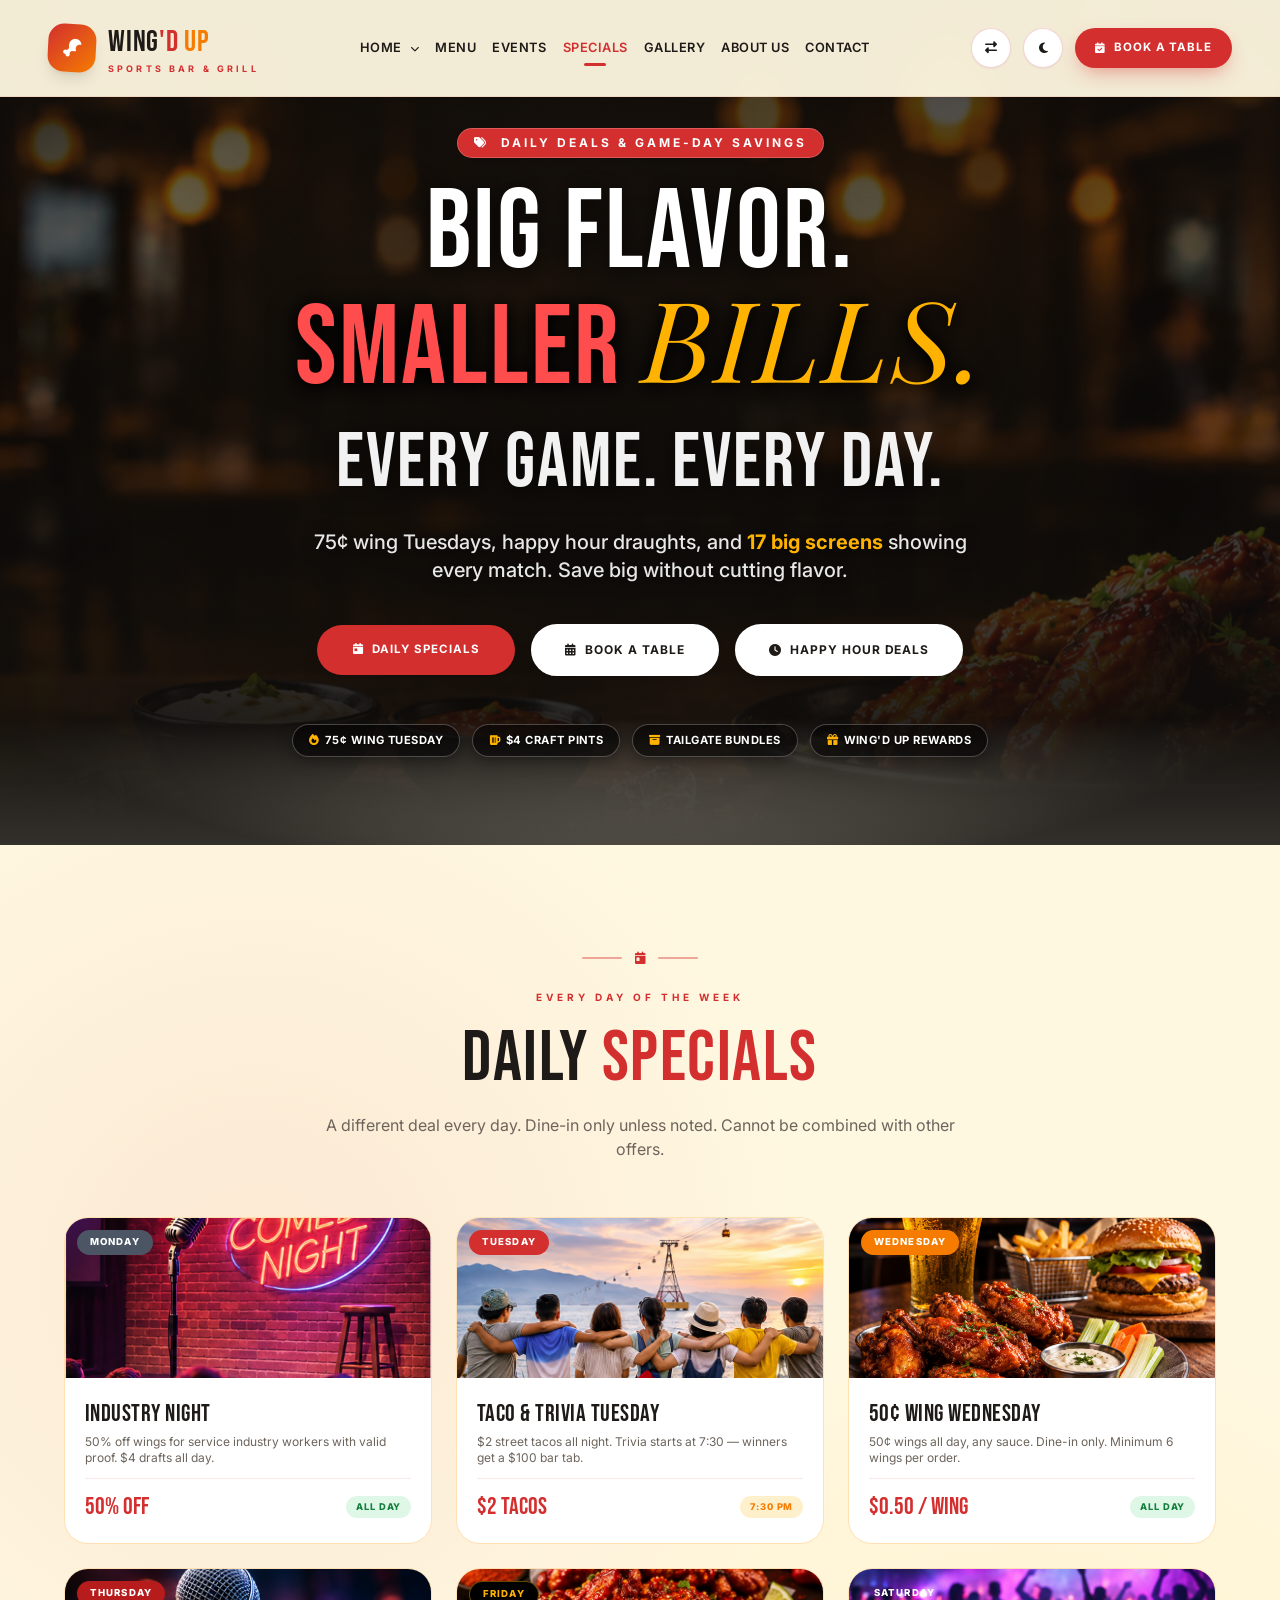
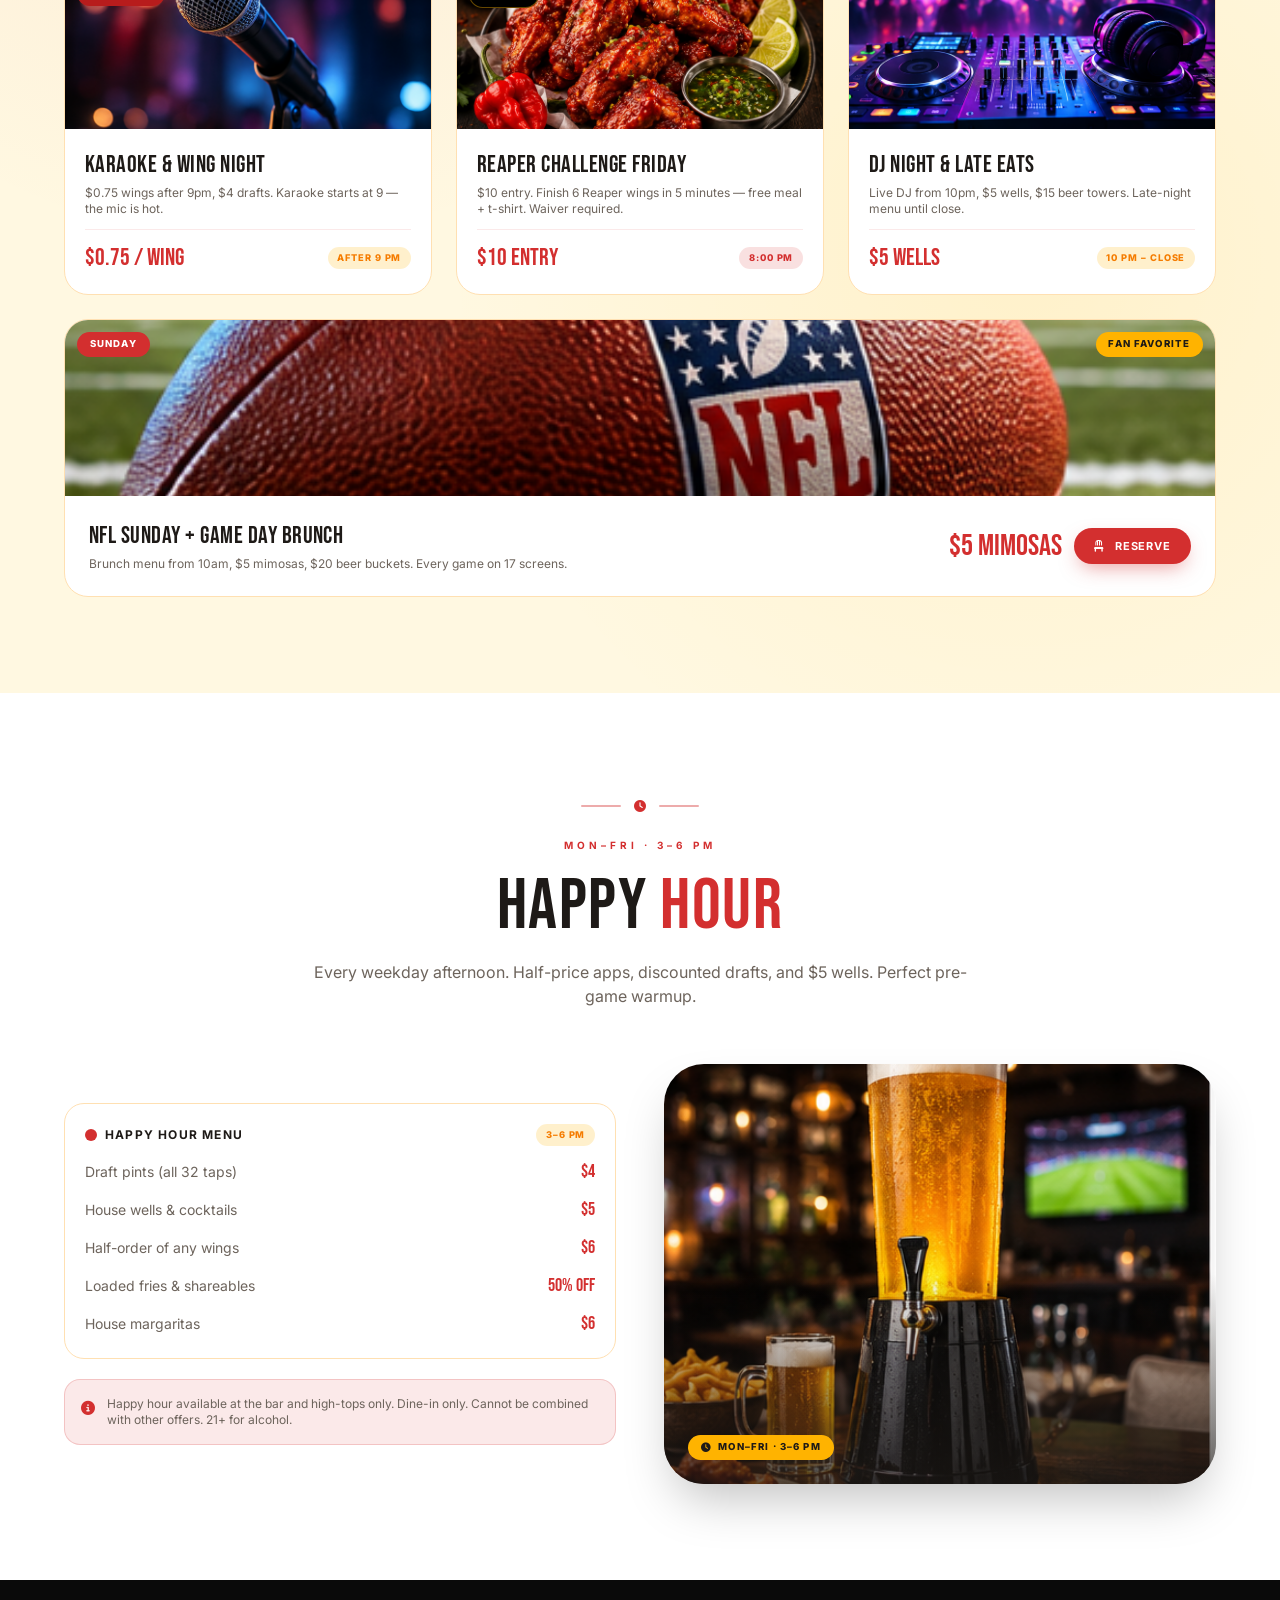
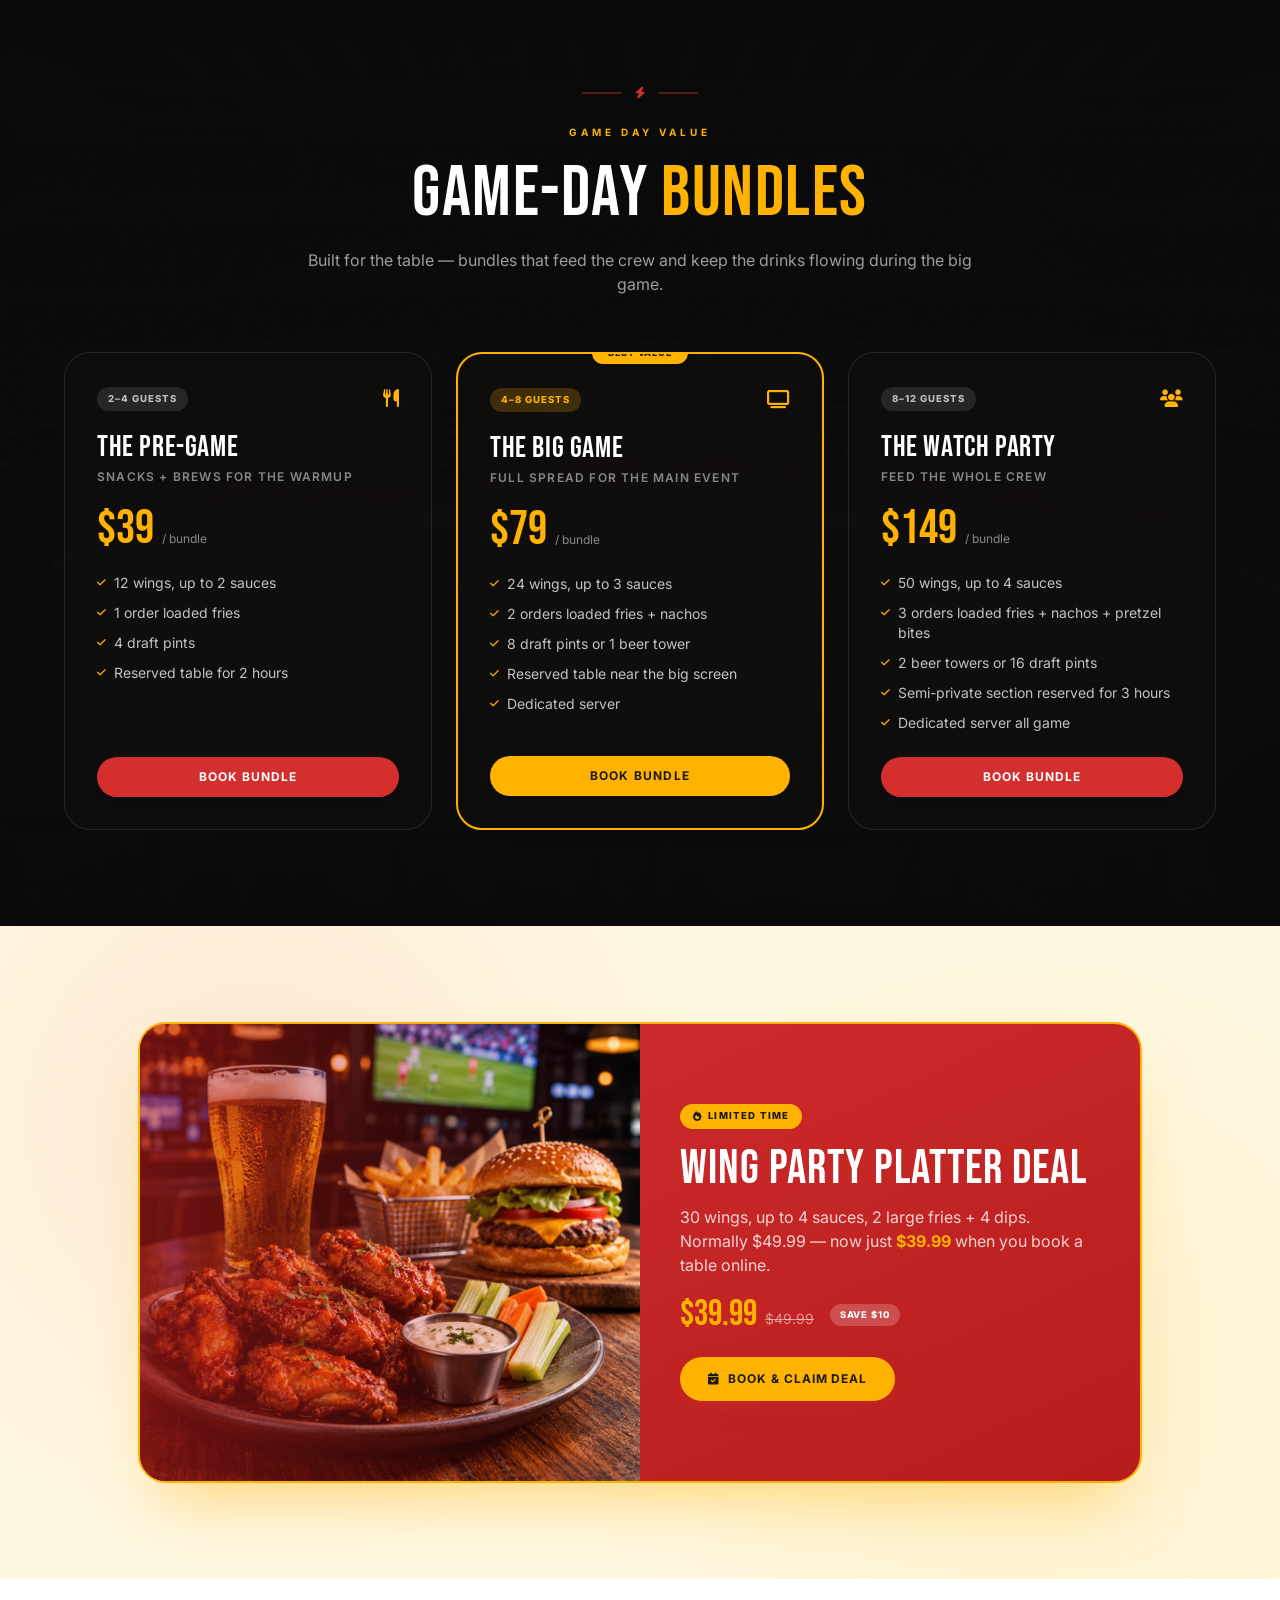
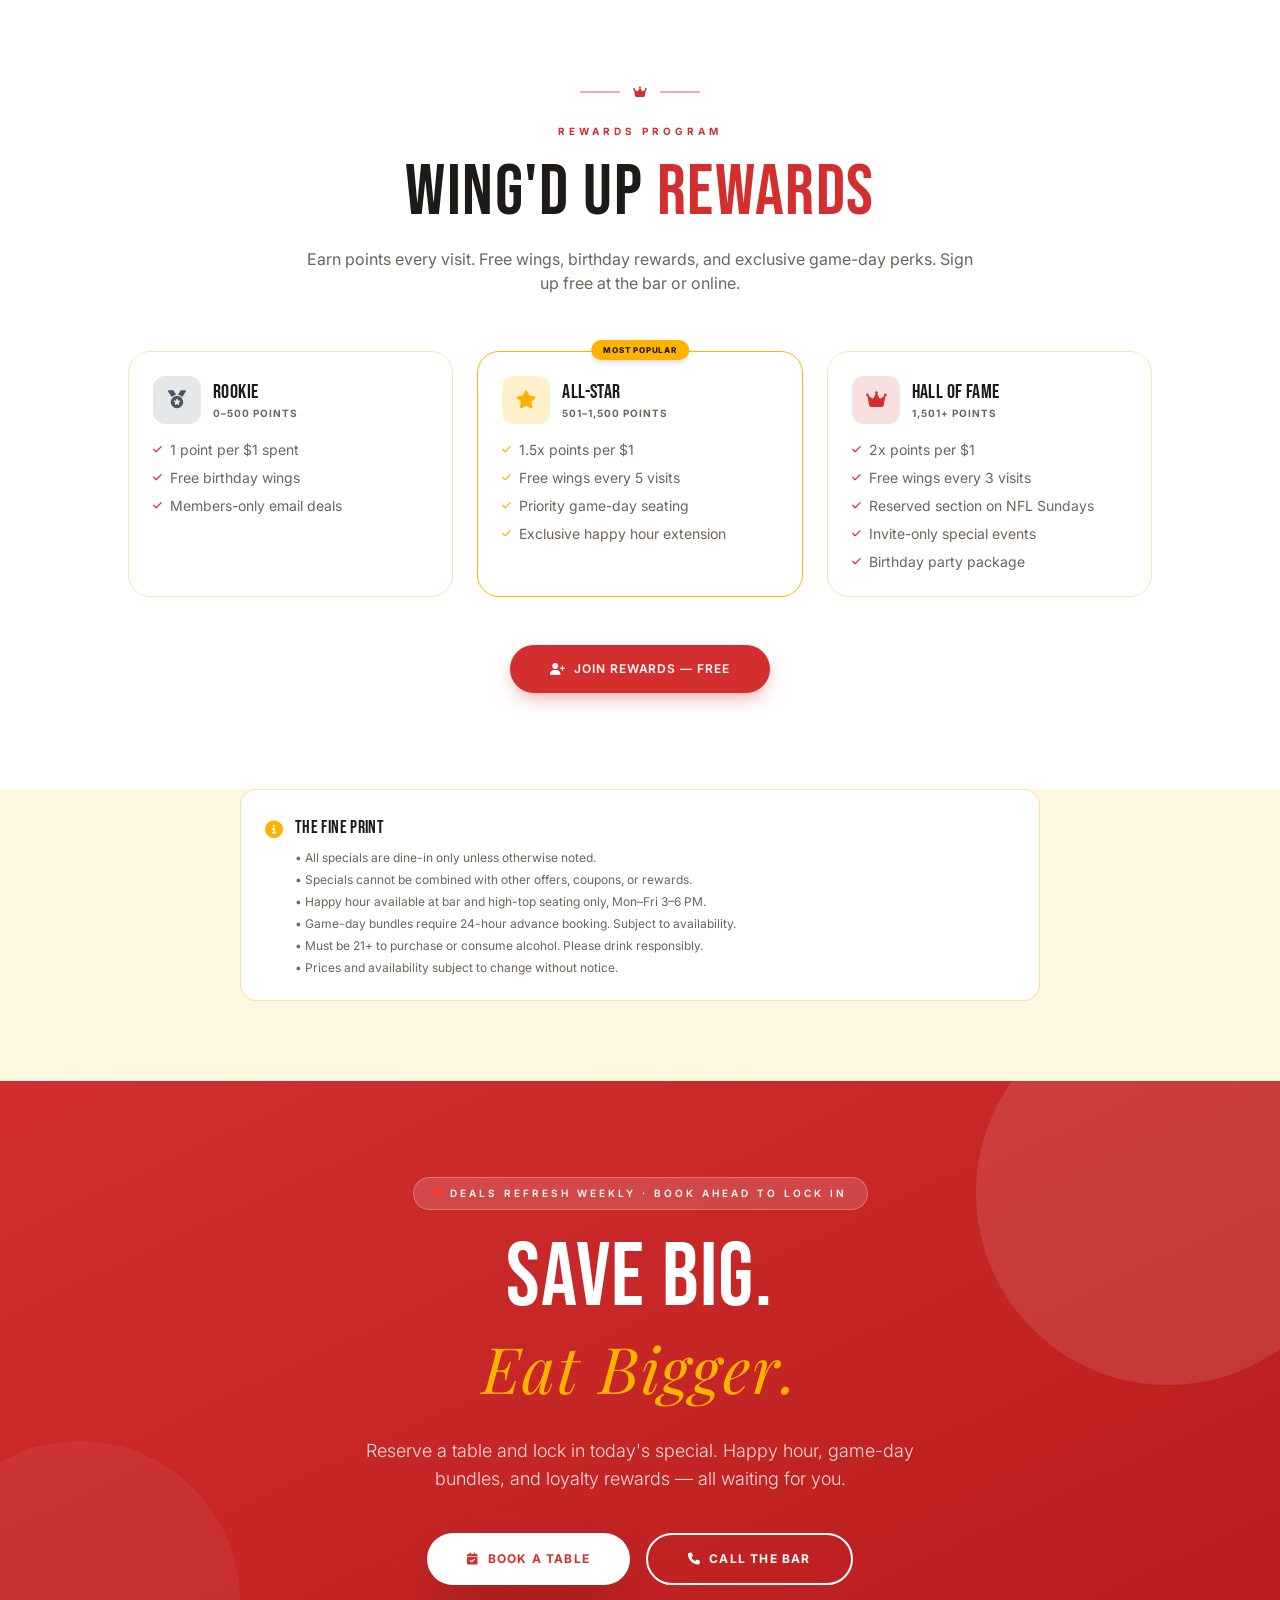
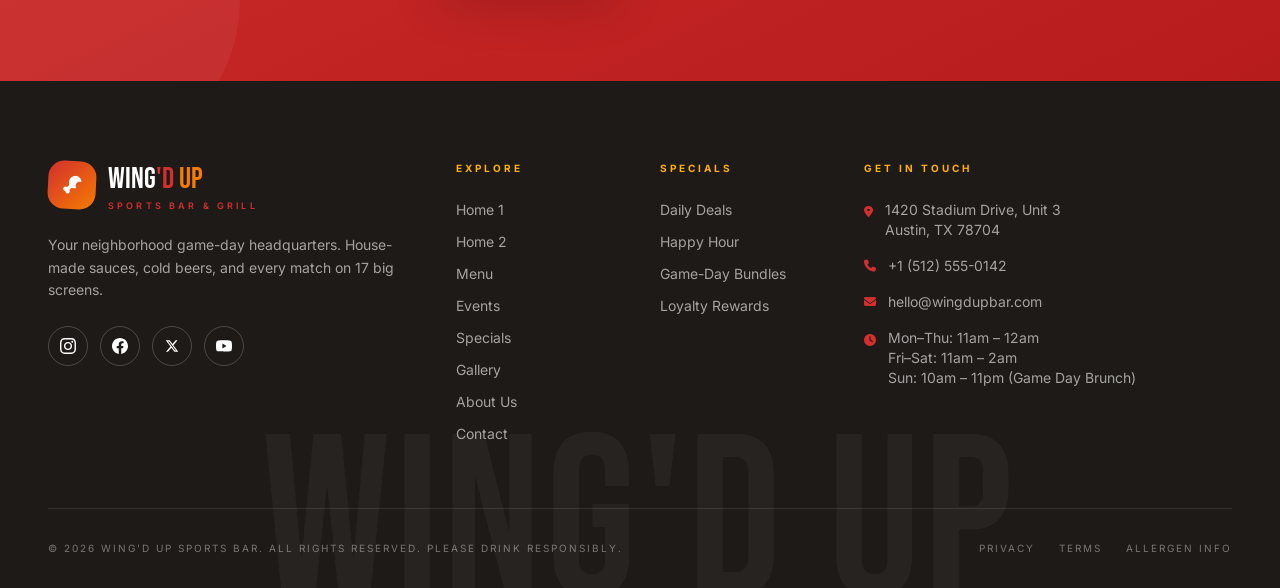
<file: specials.html>
<!DOCTYPE html>
<html lang="en" dir="ltr" class="scroll-smooth">
<head>
  <meta charset="UTF-8" />
  <meta name="viewport" content="width=device-width, initial-scale=1.0" />
  <title>Wing &amp; Sports Bar · Specials · Daily Deals, Happy Hour &amp; Game-Day Bundles</title>
  <link rel="icon" type="image/svg+xml" href="data:image/svg+xml,%3Csvg xmlns='http://www.w3.org/2000/svg' viewBox='0 0 24 24' fill='none' stroke='%23D32F2F' stroke-width='1.8' stroke-linecap='round' stroke-linejoin='round'%3E%3Cpath d='M12 2L2 7v10l10 5 10-5V7l-10-5zM2 7l10 5 10-5M12 22V12'/%3E%3C/svg%3E" />
  <meta name="description" content="Wing & Sports Bar specials — daily wing deals, happy hour, game-day bundles, industry nights, and loyalty rewards. See what's on special this week.">

  <script src="assets/tailwind.js"></script>
  <script>
    if (typeof tailwind === 'undefined') {
      document.write('<script src="https://cdn.tailwindcss.com"><\/script>');
    }
  </script>
  <link rel="stylesheet" href="assets/fontawesome/all.min.css">
  <link rel="stylesheet" href="https://cdnjs.cloudflare.com/ajax/libs/font-awesome/6.4.0/css/all.min.css">
  <link rel="preconnect" href="https://fonts.googleapis.com">
  <link rel="preconnect" href="https://fonts.gstatic.com" crossorigin>
  <link href="https://fonts.googleapis.com/css2?family=Bebas+Neue&family=Inter:wght@300;400;500;600;700;800&family=Playfair+Display:ital,wght@0,600;0,700;1,500&display=swap" rel="stylesheet">

  <script>
    tailwind.config = {
      darkMode: 'class',
      theme: {
        extend: {
          colors: {
            'wing-red': '#D32F2F',
            'wing-red-dark': '#B71C1C',
            'wing-orange': '#F57C00',
            'wing-amber': '#FFB300',
            'wing-cream': '#FFF8E1',
            'wing-charcoal': '#1E1A17',
            'wing-dark': '#0F0D0B',
            'wing-ash': '#6D645C',
            'wing-smoke': '#2D2824',
            'stadium-dark': '#0A0A0A',
          },
          fontFamily: {
            display: ['"Bebas Neue"', 'sans-serif'],
            sans: ['"Inter"', 'sans-serif'],
            serif: ['"Playfair Display"', 'serif'],
          },
          animation: {
            'fade-up': 'fadeUp 0.9s ease-out forwards',
            'pulse-live': 'pulseLive 1.6s ease-in-out infinite',
          },
          keyframes: {
            fadeUp: { '0%': { opacity: '0', transform: 'translateY(24px)' }, '100%': { opacity: '1', transform: 'translateY(0)' } },
            pulseLive: { '0%,100%': { opacity: '1' }, '50%': { opacity: '0.35' } },
          }
        }
      }
    }
  </script>

  <style>
    html { scroll-behavior: smooth; }
    html.dark { color-scheme: dark; }
    body {
      font-family: 'Inter', sans-serif;
      background-color: #FFF8E1;
      color: #1E1A17;
      overflow-x: hidden;
    }
    .dark body { background-color: #0F0D0B; color: #F5F0E8; }
    h1, h2, h3, .display-font { font-family: 'Bebas Neue', sans-serif; letter-spacing: 0.02em; line-height: 1.05; }
    .serif-accent { font-family: 'Playfair Display', serif; }

    body::-webkit-scrollbar { width: 8px; }
    body::-webkit-scrollbar-track { background: #FFF8E1; }
    body::-webkit-scrollbar-thumb { background: #D32F2F; border-radius: 10px; }
    .dark body::-webkit-scrollbar-track { background: #1E1A17; }

    /* Navbar */
    .nav-link {
      position: relative; font-weight: 600; color: #1E1A17; transition: color 0.3s;
      font-size: 0.8rem; letter-spacing: 0.04em; text-transform: uppercase; white-space: nowrap;
    }
    .dark .nav-link { color: #F5F0E8; }
    .nav-link:hover { color: #D32F2F; }
    .nav-link.active { color: #D32F2F !important; }
    .nav-link.active::after {
      content: ''; position: absolute; bottom: -8px; left: 50%; transform: translateX(-50%);
      width: 22px; height: 3px; background: #D32F2F; border-radius: 2px;
    }
    .dark .nav-link.active { color: #FF8A65 !important; }
    .dark .nav-link.active::after { background: #FF8A65; }
    .dark .nav-link:hover { color: #FF8A65; }

    /* Dropdown */
    .dropdown-menu-custom {
      position: absolute; top: 100%; left: 50%;
      transform: translateX(-50%) translateY(12px);
      min-width: 200px; background: #FFFFFF; border-radius: 16px; padding: 0.5rem 0;
      box-shadow: 0 20px 40px -12px rgba(0,0,0,0.15), 0 4px 10px -4px rgba(0,0,0,0.1);
      opacity: 0; visibility: hidden; transition: all 0.25s ease; z-index: 1000;
      border: 1px solid #FFE0B2;
    }
    .dark .dropdown-menu-custom { background: #2D2824; border-color: #D32F2F; box-shadow: 0 20px 40px -12px rgba(0,0,0,0.5); }
    .dropdown-custom:hover .dropdown-menu-custom { opacity: 1; visibility: visible; transform: translateX(-50%) translateY(0); }
    .dropdown-item {
      display: flex; align-items: center; padding: 0.65rem 1.4rem;
      transition: all 0.2s; color: #1E1A17; font-size: 0.85rem; letter-spacing: 0.02em; font-weight: 500;
    }
    .dark .dropdown-item { color: #F5F0E8; }
    .dropdown-item:hover { background-color: #FFF8E1; color: #B71C1C; padding-left: 1.7rem; }
    .dark .dropdown-item:hover { background-color: #D32F2F; color: #FFFFFF !important; padding-left: 1.7rem; }
    .dropdown-item.active { background-color: #FFE0B2; color: #B71C1C !important; font-weight: 700; }
    .dark .dropdown-item.active { background-color: #D32F2F; color: #FFFFFF !important; }

    .mobile-menu {
      background: #FFFFFF; max-height: 0; overflow: hidden;
      transition: max-height 0.45s cubic-bezier(0.4, 0, 0.2, 1);
      border-radius: 0 0 24px 24px;
    }
    .dark .mobile-menu { background: #2D2824; }
    .mobile-menu.open { max-height: 85vh; overflow-y: auto; }

    .btn-primary {
      background-color: #D32F2F; color: #FFFFFF; font-weight: 700; border-radius: 50px;
      transition: all 0.3s ease; letter-spacing: 0.08em; text-transform: uppercase; font-size: 0.72rem;
      box-shadow: 0 8px 20px -6px rgba(211,47,47,0.5); white-space: nowrap;
    }
    .btn-primary:hover {
      background-color: #B71C1C; transform: translateY(-2px);
      box-shadow: 0 15px 30px -6px rgba(211,47,47,0.6);
    }
    .btn-outline {
      border: 2px solid #1E1A17; color: #1E1A17; background: transparent; border-radius: 50px;
      font-weight: 700; transition: all 0.3s; letter-spacing: 0.08em; text-transform: uppercase; font-size: 0.72rem;
      white-space: nowrap;
    }
    .btn-outline:hover { background-color: #1E1A17; color: #FFF8E1; transform: translateY(-2px); }
    .dark .btn-outline { border-color: #F5F0E8; color: #F5F0E8; }
    .dark .btn-outline:hover { background-color: #F5F0E8; color: #1E1A17; }

    /* Specials hero */
    .specials-hero { position: relative; overflow: hidden; background: #0A0A0A; }
    .specials-hero-bg {
      position: absolute; inset: 0;
      background-image: url('assets/hero_menu.jpg');
      background-size: cover; background-position: center;
      opacity: 0.4; filter: saturate(1.2) contrast(1.05);
    }
    .specials-hero-overlay {
      position: absolute; inset: 0;
      background:
        radial-gradient(ellipse at 50% 0%, rgba(255,179,0,0.18) 0%, transparent 55%),
        linear-gradient(180deg, rgba(10,10,10,0.85) 0%, rgba(10,10,10,0.55) 40%, rgba(10,10,10,0.96) 100%);
    }

    .live-dot {
      width: 8px; height: 8px; border-radius: 50%;
      background: #FF3B30; box-shadow: 0 0 0 0 rgba(255,59,48,0.7);
      animation: pulseLive 1.6s ease-in-out infinite;
    }

    .scoreboard-glass {
      background: rgba(20,18,16,0.72);
      backdrop-filter: blur(18px);
      border: 1px solid rgba(255,179,0,0.22);
      box-shadow: 0 30px 60px -20px rgba(0,0,0,0.8), inset 0 1px 0 rgba(255,255,255,0.06);
    }

    .league-pill {
      font-size: 0.6rem; font-weight: 800; letter-spacing: 0.1em; text-transform: uppercase;
      padding: 0.3rem 0.7rem; border-radius: 100px;
    }

    .divider-flame { display: inline-flex; align-items: center; gap: 0.8rem; color: #D32F2F; }
    .divider-flame::before,
    .divider-flame::after { content: ''; width: 40px; height: 2px; background: currentColor; opacity: 0.4; border-radius: 2px; }

    .reveal { opacity: 0; transform: translateY(24px); transition: all 0.8s cubic-bezier(0.25, 0.46, 0.45, 0.94); }
    .reveal.visible { opacity: 1; transform: translateY(0); }

    .sports-bar-bg {
      background-image: radial-gradient(circle at 20% 30%, rgba(211,47,47,0.08) 0%, transparent 40%),
                        radial-gradient(circle at 80% 70%, rgba(255,179,0,0.1) 0%, transparent 40%);
    }
    .dark .sports-bar-bg {
      background-image: radial-gradient(circle at 20% 30%, rgba(255,138,101,0.1) 0%, transparent 40%),
                        radial-gradient(circle at 80% 70%, rgba(255,179,0,0.08) 0%, transparent 40%);
    }

    .section-title { font-size: clamp(2.5rem, 6vw, 4.5rem); }
    .section-title-sm { font-size: clamp(2rem, 5vw, 3.5rem); }
    .break-safe { overflow-wrap: anywhere; word-break: break-word; }

    /* Daily deal card */
    .deal-card {
      background: #FFFFFF; border-radius: 24px; overflow: hidden;
      border: 1px solid #FFE0B2; transition: all 0.35s ease;
      display: flex !important; flex-direction: column !important; height: 100% !important;
    }
    .dark .deal-card { background: #2D2824; border-color: #4E443C; }
    .deal-card:hover {
      transform: translateY(-8px);
      box-shadow: 0 30px 55px -18px rgba(211,47,47,0.35);
      border-color: #D32F2F;
    }

    /* Day badge */
    .deal-day {
      display: inline-flex; align-items: center; gap: 0.4rem;
      font-size: 0.6rem; font-weight: 800; letter-spacing: 0.12em; text-transform: uppercase;
      padding: 0.35rem 0.8rem; border-radius: 100px;
    }

    /* Happy hour timeline */
    .timeline-bar {
      border-radius: 20px; padding: 1.25rem;
      border: 1px solid #FFE0B2; background: #FFFFFF;
    }
    .dark .timeline-bar { background: #2D2824; border-color: #4E443C; }

    /* Bundle card */
    .bundle-card {
      border-radius: 26px; overflow: hidden; transition: all 0.4s ease;
      border: 1px solid rgba(255,255,255,0.1);
      background: rgba(20,18,16,0.55);
      backdrop-filter: blur(14px);
    }
    .bundle-card:hover { transform: translateY(-8px); border-color: #FFB300; box-shadow: 0 30px 60px -20px rgba(255,179,0,0.4); }

    /* Loyalty tier */
    .tier-card {
      border-radius: 22px; padding: 1.5rem;
      border: 1px solid #FFE0B2; background: #FFFFFF;
      transition: all 0.35s ease;
    }
    .dark .tier-card { background: #2D2824; border-color: #4E443C; }
    .tier-card:hover { transform: translateY(-6px); border-color: #D32F2F; box-shadow: 0 25px 45px -18px rgba(211,47,47,0.3); }

    .tag-pill {
      display: inline-flex; align-items: center; gap: 0.25rem;
      font-size: 0.58rem; font-weight: 800; letter-spacing: 0.1em; text-transform: uppercase;
      padding: 0.25rem 0.6rem; border-radius: 100px;
    }

    /* Marquee special */
    .marquee-special {
      position: relative; border-radius: 28px; overflow: hidden;
      border: 2px solid #FFB300;
      box-shadow: 0 35px 65px -25px rgba(255,179,0,0.5);
    }
  
    /* Hero with assets/bg.png (Optimized readability) */
    .hero-wings { position: relative; overflow: hidden; background-color: #0F0D0B; }
    .hero-overlay {
      position: absolute; inset: 0;
      background:
        radial-gradient(ellipse 70% 60% at 50% 45%, rgba(15, 13, 11, 0.72) 0%, rgba(15, 13, 11, 0.42) 65%, rgba(15, 13, 11, 0.85) 100%),
        linear-gradient(180deg, rgba(15, 13, 11, 0.7) 0%, rgba(15, 13, 11, 0.25) 35%, rgba(15, 13, 11, 0.8) 85%, #FFF8E1 100%);
      pointer-events: none;
    }
    .dark .hero-overlay {
      background:
        radial-gradient(ellipse 70% 60% at 50% 45%, rgba(15, 13, 11, 0.72) 0%, rgba(15, 13, 11, 0.45) 65%, rgba(15, 13, 11, 0.88) 100%),
        linear-gradient(180deg, rgba(15, 13, 11, 0.75) 0%, rgba(15, 13, 11, 0.3) 35%, rgba(15, 13, 11, 0.88) 85%, #0F0D0B 100%);
    }

    .hero-wings .sauce-chip {
      display: inline-flex; align-items: center; gap: 0.35rem;
      background: rgba(0, 0, 0, 0.6); backdrop-filter: blur(8px);
      border: 1px solid rgba(255, 255, 255, 0.25); border-radius: 100px; padding: 0.45rem 1rem;
      font-size: 0.7rem; font-weight: 700; letter-spacing: 0.04em; text-transform: uppercase; color: #FFFFFF;
      box-shadow: 0 4px 15px rgba(0, 0, 0, 0.35); text-shadow: 0 1px 3px rgba(0, 0, 0, 0.8);
      transition: all 0.25s;
    }
    .hero-wings .sauce-chip i { color: #FFB300; }
    .hero-wings .sauce-chip:hover {
      background: #D32F2F; border-color: #D32F2F; color: #FFFFFF;
      transform: translateY(-2px); box-shadow: 0 8px 20px rgba(211, 47, 47, 0.5);
    }
    .hero-wings .sauce-chip:hover i { color: #FFFFFF; }

    /* Responsive typography helpers */
    .hero-title { font-size: clamp(3rem, 9vw, 7rem); line-height: 0.92; }
    .hero-sub { font-size: clamp(2.5rem, 6vw, 5rem); }

  
    /* Hero solid white button with guaranteed dark text in all themes */
    .hero-btn-white {
      background-color: #FFFFFF !important;
      color: #1E1A17 !important;
      border: 2px solid #FFFFFF !important;
      font-weight: 700;
      letter-spacing: 0.08em;
      text-transform: uppercase;
      font-size: 0.72rem;
      border-radius: 50px;
      box-shadow: 0 10px 25px -5px rgba(0, 0, 0, 0.35);
      transition: all 0.3s ease;
      white-space: nowrap;
    }
    .hero-btn-white:hover {
      background-color: #D32F2F !important;
      color: #FFFFFF !important;
      border-color: #D32F2F !important;
      transform: translateY(-2px);
      box-shadow: 0 15px 30px -5px rgba(211, 47, 47, 0.55);
    }
    .dark .hero-btn-white {
      background-color: #FFFFFF !important;
      color: #1E1A17 !important;
      border-color: #FFFFFF !important;
    }
    .dark .hero-btn-white:hover {
      background-color: #D32F2F !important;
      color: #FFFFFF !important;
      border-color: #D32F2F !important;
    }
  
    /* Critical Hero & Layout Protection (Zero-FOUC & Offline safety) */
    .hero-wings, .stadium-hero {
      position: relative;
      min-height: 100vh;
      display: flex;
      flex-direction: column;
      justify-content: center;
      align-items: center;
      overflow: hidden;
    }
    .hero-wings > .absolute, .stadium-hero > .absolute {
      position: absolute;
      inset: 0;
    }
    .hero-wings img, .stadium-hero img {
      width: 100%;
      height: 100%;
      object-fit: cover;
      object-position: center;
    }
  </style>
</head>

<body>

  <!-- ============================================= -->
  <!-- NAVIGATION -->
  <!-- ============================================= -->
  <nav class="fixed top-0 left-0 right-0 z-50 bg-wing-cream/95 dark:bg-[#0F0D0B]/95 backdrop-blur-md border-b border-wing-red/10 dark:border-wing-red/20 shadow-sm transition-all duration-300">
    <div class="max-w-[1400px] mx-auto px-4 sm:px-6 lg:px-10 xl:px-12">
      <div class="flex items-center justify-between h-16 sm:h-20 lg:h-24 gap-3">

        <a href="index.html" class="flex items-center gap-2 sm:gap-3 group shrink-0">
          <div class="w-9 h-9 sm:w-11 sm:h-11 lg:w-12 lg:h-12 rounded-xl sm:rounded-2xl bg-gradient-to-br from-wing-red to-wing-orange flex items-center justify-center shadow-lg group-hover:scale-105 transition-transform duration-300 rotate-3 group-hover:rotate-0 shrink-0">
            <i class="fas fa-drumstick-bite text-white text-base sm:text-lg"></i>
          </div>
          <div class="leading-none">
            <div class="text-xl sm:text-2xl lg:text-3xl font-display text-[#1E1A17] dark:text-[#F5F0E8] tracking-wide">
              Wing<span class="text-wing-red">'d</span> <span class="text-wing-orange">Up</span>
            </div>
            <div class="text-[7px] sm:text-[8px] lg:text-[9px] uppercase tracking-[0.35em] text-wing-red font-bold mt-0.5 sm:mt-1">Sports Bar &amp; Grill</div>
          </div>
        </a>

        <div class="hidden xl:flex items-center gap-4 2xl:gap-6">
          <div class="dropdown-custom relative py-4">
            <button class="nav-link flex items-center gap-1">
              Home <i class="fas fa-chevron-down text-[9px] ms-1"></i>
            </button>
            <div class="dropdown-menu-custom">
              <a href="index.html" class="dropdown-item">Home 1</a>
              <a href="home2.html" class="dropdown-item">Home 2</a>
            </div>
          </div>
          <a href="menu.html" class="nav-link">Menu</a>
          <a href="events.html" class="nav-link">Events</a>
          <a href="specials.html" class="nav-link active">Specials</a>
          <a href="gallery.html" class="nav-link">Gallery</a>
          <a href="our-story.html" class="nav-link">About Us</a>
          <a href="contact.html" class="nav-link">Contact</a>
        </div>

        <div class="flex items-center gap-2 sm:gap-3 shrink-0">
          <button id="rtl-toggle" class="hidden xl:flex w-10 h-10 2xl:w-11 2xl:h-11 rounded-full bg-white dark:bg-[#2D2824] border border-wing-red/20 dark:border-wing-red/30 items-center justify-center text-[#1E1A17] dark:text-[#F5F0E8] hover:bg-wing-red hover:border-wing-red hover:text-white shadow-sm transition-all duration-300" title="Toggle RTL / LTR" aria-label="Toggle text direction">
            <i class="fas fa-right-left text-xs"></i>
          </button>
          <button id="theme-toggle" class="hidden xl:flex w-10 h-10 2xl:w-11 2xl:h-11 rounded-full bg-white dark:bg-[#2D2824] border border-wing-red/20 dark:border-wing-red/30 items-center justify-center text-[#1E1A17] dark:text-[#F5F0E8] hover:bg-wing-red hover:border-wing-red hover:text-white shadow-sm transition-all duration-300" title="Toggle theme" aria-label="Toggle color theme">
            <i class="fas fa-moon dark:hidden text-xs"></i>
            <i class="fas fa-sun hidden dark:inline text-xs"></i>
          </button>
          <a href="contact.html" class="hidden xl:inline-flex btn-primary h-10 2xl:h-11 px-5 2xl:px-7 rounded-full items-center justify-center gap-2">
            <i class="fas fa-calendar-check text-[11px]"></i> Book a Table
          </a>
          <button id="mobile-toggle" class="xl:hidden w-10 h-10 rounded-full bg-wing-red text-white flex items-center justify-center shadow-md">
            <i class="fas fa-bars text-sm"></i>
          </button>
        </div>
      </div>

      <div id="mobile-menu" class="mobile-menu xl:hidden">
        <div class="py-4 px-2 space-y-1">
          <div>
            <button onclick="document.getElementById('home-mobile-drop').classList.toggle('hidden'); document.getElementById('home-mobile-icon').classList.toggle('rotate-180')" class="w-full flex items-center justify-between py-3 px-4 font-bold text-wing-red dark:text-wing-red bg-wing-red/10 dark:bg-wing-red/20 hover:bg-wing-red/15 rounded-xl text-sm cursor-pointer">
              <span>Home</span>
              <i id="home-mobile-icon" class="fas fa-chevron-down text-xs transition-transform duration-300"></i>
            </button>
            <div id="home-mobile-drop" class="hidden pl-2 space-y-1 mt-1 mb-2">
              <a href="index.html" class="block py-2.5 px-4 font-medium text-[#1E1A17] dark:text-[#F5F0E8] hover:bg-wing-red/10 dark:hover:bg-wing-red/20 rounded-lg text-sm transition">
                <i class="fas fa-home w-5 me-2 text-xs"></i> Home 1
              </a>
              <a href="home2.html" class="block py-2.5 px-4 font-medium text-[#1E1A17] dark:text-[#F5F0E8] hover:bg-wing-red/10 dark:hover:bg-wing-red/20 rounded-lg text-sm transition">
                <i class="fas fa-home w-5 me-2 text-xs"></i> Home 2
              </a>
            </div>
          </div>
          <a href="menu.html" class="block py-3 px-4 font-medium text-[#1E1A17] dark:text-[#F5F0E8] hover:bg-wing-red/10 dark:hover:bg-wing-red/20 rounded-xl text-sm transition">Menu</a>
          <a href="events.html" class="block py-3 px-4 font-medium text-[#1E1A17] dark:text-[#F5F0E8] hover:bg-wing-red/10 dark:hover:bg-wing-red/20 rounded-xl text-sm transition">Events</a>
          <a href="specials.html" class="block py-3 px-4 font-bold text-wing-red dark:text-wing-red bg-wing-red/10 dark:bg-wing-red/20 rounded-xl text-sm transition">Specials</a>
          <a href="gallery.html" class="block py-3 px-4 font-medium text-[#1E1A17] dark:text-[#F5F0E8] hover:bg-wing-red/10 dark:hover:bg-wing-red/20 rounded-xl text-sm transition">Gallery</a>
          <a href="our-story.html" class="block py-3 px-4 font-medium text-[#1E1A17] dark:text-[#F5F0E8] hover:bg-wing-red/10 dark:hover:bg-wing-red/20 rounded-xl text-sm transition">About Us</a>
          <a href="contact.html" class="block py-3 px-4 font-medium text-[#1E1A17] dark:text-[#F5F0E8] hover:bg-wing-red/10 dark:hover:bg-wing-red/20 rounded-xl text-sm transition">Contact</a>
          <div class="flex flex-col gap-2.5 pt-4 mt-2 border-t border-wing-red/20 dark:border-wing-red/30">
            <a href="contact.html" class="text-center btn-primary py-3 rounded-full text-xs font-bold">Book a Table</a>
            <div class="flex gap-2.5">
              <button id="mobile-theme-toggle" class="flex-1 py-2.5 rounded-full bg-wing-red/10 dark:bg-wing-red/20 text-wing-red text-xs font-semibold">
                <i class="fas fa-moon dark:hidden"></i><i class="fas fa-sun hidden dark:inline"></i> Theme
              </button>
              <button id="mobile-rtl-toggle" class="flex-1 py-2.5 rounded-full bg-wing-red/10 dark:bg-wing-red/20 text-wing-red text-xs font-semibold">
                <i class="fas fa-exchange-alt"></i> RTL
              </button>
            </div>
          </div>
        </div>
      </div>
    </div>
  </nav>

  <!-- ============================================= -->
  <!-- SECTION 1: SPECIALS HERO (HOME 1 STYLE) -->
  <!-- ============================================= -->
    <section class="hero-wings min-h-[75vh] flex flex-col justify-center items-center pt-24 sm:pt-28 lg:pt-32 pb-12 sm:pb-16 lg:pb-20 relative overflow-hidden">
    <div class="absolute inset-0 z-0">
      <img src="assets/bg.png" alt="Specials and daily deals" class="w-full h-full object-cover object-center">
      <div class="hero-overlay"></div>
    </div>

    <div class="max-w-[1400px] mx-auto px-4 sm:px-6 lg:px-10 xl:px-12 w-full relative z-10 flex flex-col justify-center">
      <div class="text-center max-w-4xl mx-auto animate-fade-up">
        <span class="inline-block py-1.5 px-3 sm:px-4 rounded-full bg-wing-red text-white text-[9px] sm:text-[10px] md:text-xs font-bold tracking-[0.2em] sm:tracking-[0.25em] uppercase mb-5 sm:mb-6 shadow-xl backdrop-blur-sm border border-white/20">
          <i class="fas fa-tags me-1.5"></i> Daily Deals &amp; Game-Day Savings
        </span>

        <h1 class="hero-title font-display text-white mb-4 sm:mb-6 break-safe drop-shadow-[0_3px_12px_rgba(0,0,0,0.85)]">
          BIG FLAVOR.<br>
          <span class="text-[#FF4D4D] drop-shadow-[0_2px_8px_rgba(0,0,0,0.9)]">SMALLER</span> <span class="text-wing-amber serif-accent italic drop-shadow-[0_2px_8px_rgba(0,0,0,0.9)]">BILLS.</span><br>
          <span class="hero-sub tracking-wide text-white/95">EVERY GAME. EVERY DAY.</span>
        </h1>

        <p class="text-white/90 font-medium text-base sm:text-lg md:text-xl max-w-2xl mx-auto mb-8 sm:mb-10 leading-relaxed px-2 drop-shadow-[0_2px_8px_rgba(0,0,0,0.9)]">
          75¢ wing Tuesdays, happy hour draughts, and <span class="font-bold text-wing-amber">17 big screens</span> showing every match. Save big without cutting flavor.
        </p>

        <div class="flex flex-col sm:flex-row gap-3 sm:gap-4 justify-center items-center mb-8 sm:mb-12 px-2">
          <a href="#daily" class="btn-primary px-7 sm:px-9 py-3.5 sm:py-4 rounded-full inline-flex items-center justify-center gap-2 w-full sm:w-auto shadow-xl">
            <i class="fas fa-calendar-day"></i> Daily Specials
          </a>
          <a href="contact.html" class="hero-btn-white px-7 sm:px-8 py-3.5 sm:py-4 rounded-full inline-flex items-center justify-center gap-2 text-xs text-[#1E1A17] shadow-xl transition w-full sm:w-auto">
            <i class="fas fa-calendar-alt"></i> Book a Table
          </a>
          <a href="#happy-hour" class="hero-btn-white px-7 sm:px-8 py-3.5 sm:py-4 rounded-full inline-flex items-center justify-center gap-2 text-xs text-[#1E1A17] shadow-xl transition w-full sm:w-auto">
            <i class="fas fa-clock"></i> Happy Hour Deals
          </a>
        </div>

        <div class="flex flex-wrap justify-center gap-2 sm:gap-3 mb-2 px-2">
          <a href="#daily" class="sauce-chip"><i class="fas fa-fire"></i> 75¢ Wing Tuesday</a>
          <a href="#happy-hour" class="sauce-chip"><i class="fas fa-beer-mug-empty"></i> $4 Craft Pints</a>
          <a href="#daily" class="sauce-chip"><i class="fas fa-box-archive"></i> Tailgate Bundles</a>
          <a href="menu.html" class="sauce-chip"><i class="fas fa-gift"></i> Wing'd Up Rewards</a>
        </div>
      </div>
    </div>
  </section>


  <!-- ============================================= -->
  <!-- SECTION 2: DAILY SPECIALS -->
  <!-- ============================================= -->
  <section id="daily" class="py-16 sm:py-20 lg:py-24 bg-wing-cream dark:bg-wing-dark relative sports-bar-bg scroll-mt-24">
    <div class="max-w-[1400px] mx-auto px-4 sm:px-6 lg:px-10 xl:px-12 relative z-10">

      <div class="text-center mb-10 sm:mb-14 reveal">
        <div class="divider-flame mb-4 sm:mb-6"><i class="fas fa-calendar-day text-xs"></i></div>
        <span class="block text-[9px] sm:text-[10px] uppercase tracking-[0.3em] sm:tracking-[0.4em] text-wing-red font-bold mb-3 sm:mb-4">Every Day of the Week</span>
        <h2 class="section-title font-display text-[#1E1A17] dark:text-[#F5F0E8] mb-3 sm:mb-4 break-safe">
          DAILY <span class="text-wing-red">SPECIALS</span>
        </h2>
        <p class="text-wing-ash dark:text-[#B9AFA5] max-w-2xl mx-auto text-xs sm:text-sm md:text-base leading-relaxed">
          A different deal every day. Dine-in only unless noted. Cannot be combined with other offers.
        </p>
      </div>

      <div class="grid grid-cols-1 sm:grid-cols-2 lg:grid-cols-3 gap-5 sm:gap-6 max-w-6xl mx-auto items-stretch">

        <!-- Monday -->
        <div class="deal-card reveal flex flex-col h-full">
          <div class="h-36 sm:h-40 overflow-hidden relative shrink-0 w-full">
            <img src="assets/comedy_night.png" alt="Industry night wings" class="w-full h-full object-cover">
            <span class="absolute top-3 left-3 deal-day bg-gray-600 text-white">Monday</span>
          </div>
          <div class="p-5 flex flex-col flex-1">
            <h3 class="font-display text-xl sm:text-2xl text-[#1E1A17] dark:text-[#F5F0E8] mb-1">Industry Night</h3>
            <p class="text-[11px] sm:text-xs text-wing-ash dark:text-[#B9AFA5] leading-relaxed mb-3 flex-1">50% off wings for service industry workers with valid proof. $4 drafts all day.</p>
            <div class="flex items-center justify-between pt-3 border-t border-wing-red/10 dark:border-wing-red/20 mt-auto">
              <span class="font-display text-2xl text-wing-red">50% OFF</span>
              <span class="tag-pill bg-green-500/15 text-green-700 dark:text-green-400">All Day</span>
            </div>
          </div>
        </div>

        <!-- Tuesday -->
        <div class="deal-card reveal flex flex-col h-full">
          <div class="h-36 sm:h-40 overflow-hidden relative shrink-0 w-full">
            <img src="assets/trivia_night_friends.png" alt="Taco Tuesday specials" class="w-full h-full object-cover">
            <span class="absolute top-3 left-3 deal-day bg-wing-red text-white">Tuesday</span>
          </div>
          <div class="p-5 flex flex-col flex-1">
            <h3 class="font-display text-xl sm:text-2xl text-[#1E1A17] dark:text-[#F5F0E8] mb-1">Taco &amp; Trivia Tuesday</h3>
            <p class="text-[11px] sm:text-xs text-wing-ash dark:text-[#B9AFA5] leading-relaxed mb-3 flex-1">$2 street tacos all night. Trivia starts at 7:30 — winners get a $100 bar tab.</p>
            <div class="flex items-center justify-between pt-3 border-t border-wing-red/10 dark:border-wing-red/20 mt-auto">
              <span class="font-display text-2xl text-wing-red">$2 TACOS</span>
              <span class="tag-pill bg-wing-amber/20 text-wing-orange">7:30 PM</span>
            </div>
          </div>
        </div>

        <!-- Wednesday -->
        <div class="deal-card reveal flex flex-col h-full">
          <div class="h-36 sm:h-40 overflow-hidden relative shrink-0 w-full">
            <img src="assets/win.png" alt="Wing Wednesday" class="w-full h-full object-cover">
            <span class="absolute top-3 left-3 deal-day bg-wing-orange text-white">Wednesday</span>
          </div>
          <div class="p-5 flex flex-col flex-1">
            <h3 class="font-display text-xl sm:text-2xl text-[#1E1A17] dark:text-[#F5F0E8] mb-1">50¢ Wing Wednesday</h3>
            <p class="text-[11px] sm:text-xs text-wing-ash dark:text-[#B9AFA5] leading-relaxed mb-3 flex-1">50¢ wings all day, any sauce. Dine-in only. Minimum 6 wings per order.</p>
            <div class="flex items-center justify-between pt-3 border-t border-wing-red/10 dark:border-wing-red/20 mt-auto">
              <span class="font-display text-2xl text-wing-red">$0.50 / wing</span>
              <span class="tag-pill bg-green-500/15 text-green-700 dark:text-green-400">All Day</span>
            </div>
          </div>
        </div>

        <!-- Thursday -->
        <div class="deal-card reveal flex flex-col h-full">
          <div class="h-36 sm:h-40 overflow-hidden relative shrink-0 w-full">
            <img src="assets/karaoke_night_microphone.png" alt="Karaoke Thursday" class="w-full h-full object-cover">
            <span class="absolute top-3 left-3 deal-day bg-wing-red-dark text-white">Thursday</span>
          </div>
          <div class="p-5 flex flex-col flex-1">
            <h3 class="font-display text-xl sm:text-2xl text-[#1E1A17] dark:text-[#F5F0E8] mb-1">Karaoke &amp; Wing Night</h3>
            <p class="text-[11px] sm:text-xs text-wing-ash dark:text-[#B9AFA5] leading-relaxed mb-3 flex-1">$0.75 wings after 9pm, $4 drafts. Karaoke starts at 9 — the mic is hot.</p>
            <div class="flex items-center justify-between pt-3 border-t border-wing-red/10 dark:border-wing-red/20 mt-auto">
              <span class="font-display text-2xl text-wing-red">$0.75 / wing</span>
              <span class="tag-pill bg-wing-amber/20 text-wing-orange">After 9 PM</span>
            </div>
          </div>
        </div>

        <!-- Friday -->
        <div class="deal-card reveal flex flex-col h-full">
          <div class="h-36 sm:h-40 overflow-hidden relative shrink-0 w-full">
            <img src="assets/reaper_challenge.png" alt="Reaper challenge Friday" class="w-full h-full object-cover">
            <span class="absolute top-3 left-3 deal-day bg-black text-wing-amber border border-wing-amber/40">Friday</span>
          </div>
          <div class="p-5 flex flex-col flex-1">
            <h3 class="font-display text-xl sm:text-2xl text-[#1E1A17] dark:text-[#F5F0E8] mb-1">Reaper Challenge Friday</h3>
            <p class="text-[11px] sm:text-xs text-wing-ash dark:text-[#B9AFA5] leading-relaxed mb-3 flex-1">$10 entry. Finish 6 Reaper wings in 5 minutes — free meal + t-shirt. Waiver required.</p>
            <div class="flex items-center justify-between pt-3 border-t border-wing-red/10 dark:border-wing-red/20 mt-auto">
              <span class="font-display text-2xl text-wing-red">$10 ENTRY</span>
              <span class="tag-pill bg-wing-red/15 text-wing-red">8:00 PM</span>
            </div>
          </div>
        </div>

        <!-- Saturday -->
        <div class="deal-card reveal flex flex-col h-full">
          <div class="h-36 sm:h-40 overflow-hidden relative shrink-0 w-full">
            <img src="assets/live_dj_night.png" alt="Saturday DJ night" class="w-full h-full object-cover">
            <span class="absolute top-3 left-3 deal-day bg-field-green text-white">Saturday</span>
          </div>
          <div class="p-5 flex flex-col flex-1">
            <h3 class="font-display text-xl sm:text-2xl text-[#1E1A17] dark:text-[#F5F0E8] mb-1">DJ Night &amp; Late Eats</h3>
            <p class="text-[11px] sm:text-xs text-wing-ash dark:text-[#B9AFA5] leading-relaxed mb-3 flex-1">Live DJ from 10pm, $5 wells, $15 beer towers. Late-night menu until close.</p>
            <div class="flex items-center justify-between pt-3 border-t border-wing-red/10 dark:border-wing-red/20 mt-auto">
              <span class="font-display text-2xl text-wing-red">$5 WELLS</span>
              <span class="tag-pill bg-wing-amber/20 text-wing-orange">10 PM – Close</span>
            </div>
          </div>
        </div>

        <!-- Sunday -->
        <div class="deal-card reveal sm:col-span-2 lg:col-span-3">
          <div class="h-36 sm:h-44 overflow-hidden relative">
            <img src="assets/nfl_sunday_ticket_kickoff.png" alt="NFL Sunday brunch" class="w-full h-full object-cover">
            <span class="absolute top-3 left-3 deal-day bg-wing-red text-white">Sunday</span>
            <span class="absolute top-3 right-3 deal-day bg-wing-amber text-wing-charcoal">Fan Favorite</span>
          </div>
          <div class="p-5 sm:p-6 flex flex-col sm:flex-row sm:items-center gap-4">
            <div class="flex-1">
              <h3 class="font-display text-xl sm:text-2xl text-[#1E1A17] dark:text-[#F5F0E8] mb-1">NFL Sunday + Game Day Brunch</h3>
              <p class="text-[11px] sm:text-xs text-wing-ash dark:text-[#B9AFA5] leading-relaxed">Brunch menu from 10am, $5 mimosas, $20 beer buckets. Every game on 17 screens.</p>
            </div>
            <div class="flex items-center gap-3 shrink-0">
              <span class="font-display text-2xl sm:text-3xl text-wing-red">$5 MIMOSAS</span>
              <a href="contact.html" class="btn-primary px-5 py-2.5 rounded-full text-[10px] sm:text-[11px] font-bold"><i class="fas fa-chair me-1.5"></i> Reserve</a>
            </div>
          </div>
        </div>
      </div>
    </div>
  </section>

  <!-- ============================================= -->
  <!-- SECTION 3: HAPPY HOUR -->
  <!-- ============================================= -->
  <section id="happy-hour" class="py-16 sm:py-20 lg:py-24 bg-white dark:bg-wing-charcoal relative scroll-mt-24">
    <div class="max-w-[1400px] mx-auto px-4 sm:px-6 lg:px-10 xl:px-12">

      <div class="text-center mb-10 sm:mb-14 reveal">
        <div class="divider-flame mb-4 sm:mb-6"><i class="fas fa-clock text-xs"></i></div>
        <span class="block text-[9px] sm:text-[10px] uppercase tracking-[0.3em] sm:tracking-[0.4em] text-wing-red font-bold mb-3 sm:mb-4">Mon–Fri · 3–6 PM</span>
        <h2 class="section-title font-display text-[#1E1A17] dark:text-[#F5F0E8] mb-3 sm:mb-4 break-safe">
          HAPPY <span class="text-wing-red">HOUR</span>
        </h2>
        <p class="text-wing-ash dark:text-[#B9AFA5] max-w-2xl mx-auto text-xs sm:text-sm md:text-base leading-relaxed">
          Every weekday afternoon. Half-price apps, discounted drafts, and $5 wells. Perfect pre-game warmup.
        </p>
      </div>

      <div class="grid lg:grid-cols-2 gap-8 lg:gap-12 items-center max-w-6xl mx-auto">

        <div class="reveal">
          <div class="timeline-bar mb-5">
            <div class="flex items-center justify-between mb-3">
              <div class="flex items-center gap-2">
                <span class="w-3 h-3 rounded-full bg-wing-red"></span>
                <span class="text-xs font-bold uppercase tracking-widest text-[#1E1A17] dark:text-[#F5F0E8]">Happy Hour Menu</span>
              </div>
              <span class="tag-pill bg-wing-amber/20 text-wing-orange">3–6 PM</span>
            </div>
            <div class="space-y-2.5">
              <div class="flex items-center justify-between text-xs sm:text-sm">
                <span class="text-wing-ash dark:text-[#B9AFA5]">Draft pints (all 32 taps)</span>
                <span class="font-display text-lg text-wing-red">$4</span>
              </div>
              <div class="flex items-center justify-between text-xs sm:text-sm">
                <span class="text-wing-ash dark:text-[#B9AFA5]">House wells &amp; cocktails</span>
                <span class="font-display text-lg text-wing-red">$5</span>
              </div>
              <div class="flex items-center justify-between text-xs sm:text-sm">
                <span class="text-wing-ash dark:text-[#B9AFA5]">Half-order of any wings</span>
                <span class="font-display text-lg text-wing-red">$6</span>
              </div>
              <div class="flex items-center justify-between text-xs sm:text-sm">
                <span class="text-wing-ash dark:text-[#B9AFA5]">Loaded fries &amp; shareables</span>
                <span class="font-display text-lg text-wing-red">50% OFF</span>
              </div>
              <div class="flex items-center justify-between text-xs sm:text-sm">
                <span class="text-wing-ash dark:text-[#B9AFA5]">House margaritas</span>
                <span class="font-display text-lg text-wing-red">$6</span>
              </div>
            </div>
          </div>

          <div class="bg-wing-red/10 dark:bg-wing-red/20 rounded-2xl p-4 border border-wing-red/20 dark:border-wing-red/30">
            <div class="flex items-start gap-3">
              <i class="fas fa-circle-info text-wing-red mt-0.5 text-sm"></i>
              <p class="text-[11px] sm:text-xs text-wing-ash dark:text-[#B9AFA5] leading-relaxed">
                Happy hour available at the bar and high-tops only. Dine-in only. Cannot be combined with other offers. 21+ for alcohol.
              </p>
            </div>
          </div>
        </div>

        <div class="reveal relative">
          <div class="relative rounded-3xl sm:rounded-[40px] overflow-hidden shadow-2xl">
            <img src="assets/beer_tower_3l.png" alt="Happy hour beer and wings" class="w-full h-72 sm:h-96 md:h-[420px] object-cover">
            <div class="absolute inset-0 bg-gradient-to-t from-wing-charcoal/70 via-transparent to-transparent"></div>
            <div class="absolute bottom-4 sm:bottom-6 left-4 sm:left-6 right-4 sm:right-6">
              <span class="deal-day bg-wing-amber text-wing-charcoal"><i class="fas fa-clock"></i> Mon–Fri · 3–6 PM</span>
            </div>
          </div>
        </div>
      </div>
    </div>
  </section>

  <!-- ============================================= -->
  <!-- SECTION 4: GAME-DAY BUNDLES -->
  <!-- ============================================= -->
  <section class="py-16 sm:py-20 lg:py-24 bg-stadium-dark relative overflow-hidden">
    <div class="absolute inset-0 opacity-15">
      <img src="assets/hero_stadium_crowd.jpg" alt="Stadium crowd" class="w-full h-full object-cover">
    </div>
    <div class="absolute inset-0 bg-gradient-to-b from-stadium-dark via-stadium-dark/90 to-stadium-dark"></div>

    <div class="max-w-[1400px] mx-auto px-4 sm:px-6 lg:px-10 xl:px-12 relative z-10">

      <div class="text-center mb-10 sm:mb-14 reveal">
        <div class="divider-flame mb-4 sm:mb-6"><i class="fas fa-bolt text-xs"></i></div>
        <span class="block text-[9px] sm:text-[10px] uppercase tracking-[0.3em] sm:tracking-[0.4em] text-wing-amber font-bold mb-3 sm:mb-4">Game Day Value</span>
        <h2 class="section-title font-display text-white mb-3 sm:mb-4 break-safe">
          GAME-DAY <span class="text-wing-amber">BUNDLES</span>
        </h2>
        <p class="text-white/60 max-w-2xl mx-auto text-xs sm:text-sm md:text-base leading-relaxed">
          Built for the table — bundles that feed the crew and keep the drinks flowing during the big game.
        </p>
      </div>

      <div class="grid grid-cols-1 md:grid-cols-3 gap-5 sm:gap-6 max-w-6xl mx-auto items-stretch">

        <!-- Bundle 1 -->
        <div class="bundle-card p-6 sm:p-8 reveal flex flex-col h-full">
          <div class="flex items-center justify-between mb-4">
            <span class="league-pill bg-white/10 text-white/70">2–4 Guests</span>
            <i class="fas fa-utensils text-wing-amber text-lg"></i>
          </div>
          <h3 class="font-display text-2xl sm:text-3xl text-white mb-1">The Pre-Game</h3>
          <p class="text-white/50 text-[11px] sm:text-xs uppercase tracking-widest font-semibold mb-5">Snacks + brews for the warmup</p>
          <div class="flex items-end gap-2 mb-5">
            <span class="font-display text-4xl sm:text-5xl text-wing-amber leading-none">$39</span>
            <span class="text-white/50 text-xs mb-1.5">/ bundle</span>
          </div>
          <ul class="space-y-2.5 mb-6 text-xs sm:text-sm text-white/75 flex-grow">
            <li class="flex items-start gap-2"><i class="fas fa-check text-wing-amber mt-1 text-[10px] shrink-0"></i> 12 wings, up to 2 sauces</li>
            <li class="flex items-start gap-2"><i class="fas fa-check text-wing-amber mt-1 text-[10px] shrink-0"></i> 1 order loaded fries</li>
            <li class="flex items-start gap-2"><i class="fas fa-check text-wing-amber mt-1 text-[10px] shrink-0"></i> 4 draft pints</li>
            <li class="flex items-start gap-2"><i class="fas fa-check text-wing-amber mt-1 text-[10px] shrink-0"></i> Reserved table for 2 hours</li>
          </ul>
          <a href="contact.html" class="text-center btn-primary py-3 rounded-full text-[11px] sm:text-xs font-bold w-full mt-auto shadow-md">Book Bundle</a>
        </div>

        <!-- Bundle 2 - Featured -->
        <div class="bundle-card p-6 sm:p-8 reveal flex flex-col h-full relative border-2 !border-wing-amber">
          <div class="absolute -top-3 left-1/2 -translate-x-1/2 bg-wing-amber text-wing-charcoal px-3 sm:px-4 py-1 rounded-full text-[8px] sm:text-[9px] uppercase tracking-widest font-extrabold shadow-md whitespace-nowrap z-10">Best Value</div>
          <div class="flex items-center justify-between mb-4">
            <span class="league-pill bg-wing-amber/20 text-wing-amber">4–8 Guests</span>
            <i class="fas fa-tv text-wing-amber text-lg"></i>
          </div>
          <h3 class="font-display text-2xl sm:text-3xl text-white mb-1">The Big Game</h3>
          <p class="text-white/50 text-[11px] sm:text-xs uppercase tracking-widest font-semibold mb-5">Full spread for the main event</p>
          <div class="flex items-end gap-2 mb-5">
            <span class="font-display text-4xl sm:text-5xl text-wing-amber leading-none">$79</span>
            <span class="text-white/50 text-xs mb-1.5">/ bundle</span>
          </div>
          <ul class="space-y-2.5 mb-6 text-xs sm:text-sm text-white/75 flex-grow">
            <li class="flex items-start gap-2"><i class="fas fa-check text-wing-amber mt-1 text-[10px] shrink-0"></i> 24 wings, up to 3 sauces</li>
            <li class="flex items-start gap-2"><i class="fas fa-check text-wing-amber mt-1 text-[10px] shrink-0"></i> 2 orders loaded fries + nachos</li>
            <li class="flex items-start gap-2"><i class="fas fa-check text-wing-amber mt-1 text-[10px] shrink-0"></i> 8 draft pints or 1 beer tower</li>
            <li class="flex items-start gap-2"><i class="fas fa-check text-wing-amber mt-1 text-[10px] shrink-0"></i> Reserved table near the big screen</li>
            <li class="flex items-start gap-2"><i class="fas fa-check text-wing-amber mt-1 text-[10px] shrink-0"></i> Dedicated server</li>
          </ul>
          <a href="contact.html" class="text-center bg-wing-amber text-wing-charcoal hover:bg-white py-3 rounded-full text-[11px] sm:text-xs font-bold uppercase tracking-widest transition w-full mt-auto shadow-md">Book Bundle</a>
        </div>

        <!-- Bundle 3 -->
        <div class="bundle-card p-6 sm:p-8 reveal flex flex-col h-full">
          <div class="flex items-center justify-between mb-4">
            <span class="league-pill bg-white/10 text-white/70">8–12 Guests</span>
            <i class="fas fa-users text-wing-amber text-lg"></i>
          </div>
          <h3 class="font-display text-2xl sm:text-3xl text-white mb-1">The Watch Party</h3>
          <p class="text-white/50 text-[11px] sm:text-xs uppercase tracking-widest font-semibold mb-5">Feed the whole crew</p>
          <div class="flex items-end gap-2 mb-5">
            <span class="font-display text-4xl sm:text-5xl text-wing-amber leading-none">$149</span>
            <span class="text-white/50 text-xs mb-1.5">/ bundle</span>
          </div>
          <ul class="space-y-2.5 mb-6 text-xs sm:text-sm text-white/75 flex-grow">
            <li class="flex items-start gap-2"><i class="fas fa-check text-wing-amber mt-1 text-[10px] shrink-0"></i> 50 wings, up to 4 sauces</li>
            <li class="flex items-start gap-2"><i class="fas fa-check text-wing-amber mt-1 text-[10px] shrink-0"></i> 3 orders loaded fries + nachos + pretzel bites</li>
            <li class="flex items-start gap-2"><i class="fas fa-check text-wing-amber mt-1 text-[10px] shrink-0"></i> 2 beer towers or 16 draft pints</li>
            <li class="flex items-start gap-2"><i class="fas fa-check text-wing-amber mt-1 text-[10px] shrink-0"></i> Semi-private section reserved for 3 hours</li>
            <li class="flex items-start gap-2"><i class="fas fa-check text-wing-amber mt-1 text-[10px] shrink-0"></i> Dedicated server all game</li>
          </ul>
          <a href="contact.html" class="text-center btn-primary py-3 rounded-full text-[11px] sm:text-xs font-bold w-full mt-auto shadow-md">Book Bundle</a>
        </div>
      </div>
    </div>
  </section>

  <!-- ============================================= -->
  <!-- SECTION 5: MARQUEE DEAL -->
  <!-- ============================================= -->
  <section class="py-16 sm:py-20 lg:py-24 bg-wing-cream dark:bg-wing-dark relative sports-bar-bg">
    <div class="max-w-[1100px] mx-auto px-4 sm:px-6 lg:px-10 xl:px-12 relative z-10">
      <div class="marquee-special bg-gradient-to-br from-wing-red to-wing-red-dark reveal overflow-hidden">
        <div class="grid md:grid-cols-2 items-stretch">
          <div class="relative h-64 md:h-auto">
            <img src="assets/win.png" alt="Wing party platter deal" class="w-full h-full object-cover">
            <div class="absolute inset-0 bg-gradient-to-t md:bg-gradient-to-r from-wing-red-dark/60 to-transparent"></div>
          </div>
          <div class="p-6 sm:p-10 flex flex-col justify-center">
            <span class="deal-day bg-wing-amber text-wing-charcoal mb-4 w-fit"><i class="fas fa-fire"></i> Limited Time</span>
            <h3 class="font-display text-3xl sm:text-4xl lg:text-5xl text-white mb-3 leading-tight">Wing Party Platter Deal</h3>
            <p class="text-white/80 text-sm sm:text-base leading-relaxed mb-5">
              30 wings, up to 4 sauces, 2 large fries + 4 dips. Normally $49.99 — now just <span class="font-bold text-wing-amber">$39.99</span> when you book a table online.
            </p>
            <div class="flex flex-wrap items-center gap-4 mb-6">
              <div class="flex items-end gap-2">
                <span class="font-display text-4xl text-wing-amber leading-none">$39.99</span>
                <span class="text-white/50 line-through text-sm mb-1">$49.99</span>
              </div>
              <span class="tag-pill bg-white/20 text-white">Save $10</span>
            </div>
            <a href="contact.html" class="btn-primary !bg-wing-amber !text-wing-charcoal hover:!bg-white px-7 py-3.5 rounded-full inline-flex items-center justify-center gap-2 text-xs font-bold w-full sm:w-fit">
              <i class="fas fa-calendar-check"></i> Book &amp; Claim Deal
            </a>
          </div>
        </div>
      </div>
    </div>
  </section>

  <!-- ============================================= -->
  <!-- SECTION 6: LOYALTY PROGRAM -->
  <!-- ============================================= -->
  <section class="py-16 sm:py-20 lg:py-24 bg-white dark:bg-wing-charcoal relative">
    <div class="max-w-[1400px] mx-auto px-4 sm:px-6 lg:px-10 xl:px-12">

      <div class="text-center mb-10 sm:mb-14 reveal">
        <div class="divider-flame mb-4 sm:mb-6"><i class="fas fa-crown text-xs"></i></div>
        <span class="block text-[9px] sm:text-[10px] uppercase tracking-[0.3em] sm:tracking-[0.4em] text-wing-red font-bold mb-3 sm:mb-4">Rewards Program</span>
        <h2 class="section-title font-display text-[#1E1A17] dark:text-[#F5F0E8] mb-3 sm:mb-4 break-safe">
          WING'D UP <span class="text-wing-red">REWARDS</span>
        </h2>
        <p class="text-wing-ash dark:text-[#B9AFA5] max-w-2xl mx-auto text-xs sm:text-sm md:text-base leading-relaxed">
          Earn points every visit. Free wings, birthday rewards, and exclusive game-day perks. Sign up free at the bar or online.
        </p>
      </div>

      <div class="grid grid-cols-1 md:grid-cols-3 gap-5 sm:gap-6 max-w-5xl mx-auto items-stretch">

        <div class="tier-card reveal flex flex-col h-full">
          <div class="flex items-center gap-3 mb-4">
            <div class="w-12 h-12 rounded-xl bg-gray-200 dark:bg-gray-600 flex items-center justify-center">
              <i class="fas fa-medal text-gray-600 dark:text-gray-300 text-lg"></i>
            </div>
            <div>
              <h3 class="font-display text-xl text-[#1E1A17] dark:text-[#F5F0E8]">Rookie</h3>
              <p class="text-[10px] uppercase tracking-widest text-wing-ash dark:text-[#B9AFA5] font-bold">0–500 points</p>
            </div>
          </div>
          <ul class="space-y-2 text-xs sm:text-sm text-wing-ash dark:text-[#B9AFA5] flex-grow">
            <li class="flex items-start gap-2"><i class="fas fa-check text-wing-red mt-1 text-[10px] shrink-0"></i> 1 point per $1 spent</li>
            <li class="flex items-start gap-2"><i class="fas fa-check text-wing-red mt-1 text-[10px] shrink-0"></i> Free birthday wings</li>
            <li class="flex items-start gap-2"><i class="fas fa-check text-wing-red mt-1 text-[10px] shrink-0"></i> Members-only email deals</li>
          </ul>
        </div>

        <div class="tier-card reveal flex flex-col h-full !border-wing-amber relative">
          <div class="absolute -top-3 left-1/2 -translate-x-1/2 bg-wing-amber text-wing-charcoal px-3 py-1 rounded-full text-[8px] uppercase tracking-widest font-extrabold shadow-md whitespace-nowrap">Most Popular</div>
          <div class="flex items-center gap-3 mb-4">
            <div class="w-12 h-12 rounded-xl bg-wing-amber/20 flex items-center justify-center">
              <i class="fas fa-star text-wing-amber text-lg"></i>
            </div>
            <div>
              <h3 class="font-display text-xl text-[#1E1A17] dark:text-[#F5F0E8]">All-Star</h3>
              <p class="text-[10px] uppercase tracking-widest text-wing-ash dark:text-[#B9AFA5] font-bold">501–1,500 points</p>
            </div>
          </div>
          <ul class="space-y-2 text-xs sm:text-sm text-wing-ash dark:text-[#B9AFA5] flex-grow">
            <li class="flex items-start gap-2"><i class="fas fa-check text-wing-amber mt-1 text-[10px] shrink-0"></i> 1.5x points per $1</li>
            <li class="flex items-start gap-2"><i class="fas fa-check text-wing-amber mt-1 text-[10px] shrink-0"></i> Free wings every 5 visits</li>
            <li class="flex items-start gap-2"><i class="fas fa-check text-wing-amber mt-1 text-[10px] shrink-0"></i> Priority game-day seating</li>
            <li class="flex items-start gap-2"><i class="fas fa-check text-wing-amber mt-1 text-[10px] shrink-0"></i> Exclusive happy hour extension</li>
          </ul>
        </div>

        <div class="tier-card reveal flex flex-col h-full">
          <div class="flex items-center gap-3 mb-4">
            <div class="w-12 h-12 rounded-xl bg-wing-red/15 flex items-center justify-center">
              <i class="fas fa-crown text-wing-red text-lg"></i>
            </div>
            <div>
              <h3 class="font-display text-xl text-[#1E1A17] dark:text-[#F5F0E8]">Hall of Fame</h3>
              <p class="text-[10px] uppercase tracking-widest text-wing-ash dark:text-[#B9AFA5] font-bold">1,501+ points</p>
            </div>
          </div>
          <ul class="space-y-2 text-xs sm:text-sm text-wing-ash dark:text-[#B9AFA5] flex-grow">
            <li class="flex items-start gap-2"><i class="fas fa-check text-wing-red mt-1 text-[10px] shrink-0"></i> 2x points per $1</li>
            <li class="flex items-start gap-2"><i class="fas fa-check text-wing-red mt-1 text-[10px] shrink-0"></i> Free wings every 3 visits</li>
            <li class="flex items-start gap-2"><i class="fas fa-check text-wing-red mt-1 text-[10px] shrink-0"></i> Reserved section on NFL Sundays</li>
            <li class="flex items-start gap-2"><i class="fas fa-check text-wing-red mt-1 text-[10px] shrink-0"></i> Invite-only special events</li>
            <li class="flex items-start gap-2"><i class="fas fa-check text-wing-red mt-1 text-[10px] shrink-0"></i> Birthday party package</li>
          </ul>
        </div>
      </div>

      <div class="text-center mt-10 sm:mt-12 reveal">
        <a href="contact.html" class="btn-primary px-7 sm:px-10 py-3.5 sm:py-4 rounded-full inline-flex items-center gap-2 text-xs font-semibold">
          <i class="fas fa-user-plus"></i> Join Rewards — Free
        </a>
      </div>
    </div>
  </section>

  <!-- ============================================= -->
  <!-- SECTION 7: FINE PRINT -->
  <!-- ============================================= -->
  <section class="pb-14 sm:pb-20 bg-wing-cream dark:bg-wing-dark">
    <div class="max-w-4xl mx-auto px-4 sm:px-6 lg:px-10 xl:px-12">
      <div class="bg-white dark:bg-wing-smoke rounded-2xl border border-wing-amber/40 p-5 sm:p-6 reveal">
        <div class="flex items-start gap-3">
          <i class="fas fa-circle-info text-wing-amber text-lg mt-0.5"></i>
          <div>
            <h3 class="font-display text-lg text-[#1E1A17] dark:text-[#F5F0E8] mb-2">The Fine Print</h3>
            <ul class="text-[11px] sm:text-xs text-wing-ash dark:text-[#B9AFA5] leading-relaxed space-y-1.5">
              <li>• All specials are dine-in only unless otherwise noted.</li>
              <li>• Specials cannot be combined with other offers, coupons, or rewards.</li>
              <li>• Happy hour available at bar and high-top seating only, Mon–Fri 3–6 PM.</li>
              <li>• Game-day bundles require 24-hour advance booking. Subject to availability.</li>
              <li>• Must be 21+ to purchase or consume alcohol. Please drink responsibly.</li>
              <li>• Prices and availability subject to change without notice.</li>
            </ul>
          </div>
        </div>
      </div>
    </div>
  </section>

  <!-- ============================================= -->
  <!-- CTA: CLAIM YOUR DEAL -->
  <!-- ============================================= -->
  <section class="py-14 sm:py-20 md:py-24 bg-gradient-to-br from-wing-red to-wing-red-dark relative overflow-hidden">
    <div class="absolute -top-20 -right-20 w-64 sm:w-96 h-64 sm:h-96 rounded-full bg-white/10"></div>
    <div class="absolute -bottom-20 -left-20 w-56 sm:w-80 h-56 sm:h-80 rounded-full bg-white/5"></div>
    <div class="max-w-[1000px] mx-auto px-4 sm:px-6 lg:px-10 xl:px-12 text-center relative z-10 reveal">
      <div class="inline-flex items-center gap-2 bg-white/15 backdrop-blur-sm border border-white/25 px-3 sm:px-5 py-1.5 sm:py-2 rounded-full mb-5 sm:mb-6">
        <span class="live-dot"></span>
        <span class="text-white text-[9px] sm:text-[10px] uppercase tracking-[0.2em] sm:tracking-[0.3em] font-semibold">Deals Refresh Weekly · Book Ahead to Lock In</span>
      </div>
      <h2 class="font-display text-white mb-5 sm:mb-6 leading-none break-safe" style="font-size: clamp(2.5rem, 7vw, 6rem);">
        SAVE BIG. <br class="hidden md:block">
        <span class="text-wing-amber serif-accent italic" style="font-size: clamp(1.8rem, 5vw, 4rem);">Eat Bigger.</span>
      </h2>
      <p class="text-white/85 text-sm sm:text-base md:text-lg max-w-xl mx-auto mb-7 sm:mb-10 font-light leading-relaxed px-2">
        Reserve a table and lock in today's special. Happy hour, game-day bundles, and loyalty rewards — all waiting for you.
      </p>
      <div class="flex flex-col sm:flex-row gap-3 sm:gap-4 justify-center px-2">
        <a href="contact.html" class="bg-white text-wing-red hover:bg-wing-charcoal hover:text-white px-7 sm:px-10 py-3.5 sm:py-4 rounded-full text-xs font-bold uppercase tracking-widest transition-all duration-300 shadow-2xl inline-flex items-center justify-center gap-2">
          <i class="fas fa-calendar-check"></i> Book a Table
        </a>
        <a href="tel:+15125550142" class="border-2 border-white text-white hover:bg-white hover:text-wing-red px-7 sm:px-10 py-3.5 sm:py-4 rounded-full text-xs font-bold uppercase tracking-widest transition-all duration-300 inline-flex items-center justify-center gap-2">
          <i class="fas fa-phone"></i> Call The Bar
        </a>
      </div>
    </div>
  </section>

  <!-- ============================================= -->
  <!-- FOOTER -->
  <!-- ============================================= -->
  <footer class="bg-wing-charcoal dark:bg-[#090705] text-white pt-14 sm:pt-20 pb-6 sm:pb-8 relative overflow-hidden">
    <div class="absolute bottom-0 left-0 right-0 text-center pointer-events-none select-none opacity-[0.04] translate-y-1/4">
      <h2 class="font-display text-[18vw] whitespace-nowrap text-white">WING'D UP</h2>
    </div>

    <div class="max-w-[1400px] mx-auto px-4 sm:px-6 lg:px-10 xl:px-12 relative z-10">
      <div class="grid grid-cols-1 sm:grid-cols-2 lg:grid-cols-12 gap-8 sm:gap-10 mb-10 sm:mb-16">

        <div class="sm:col-span-2 lg:col-span-4">
          <div class="flex items-center gap-3 mb-5 sm:mb-6">
            <div class="w-11 h-11 sm:w-12 sm:h-12 rounded-xl sm:rounded-2xl bg-gradient-to-br from-wing-red to-wing-orange flex items-center justify-center rotate-3 shrink-0">
              <i class="fas fa-drumstick-bite text-white text-base sm:text-lg"></i>
            </div>
            <div class="leading-none">
              <div class="text-2xl sm:text-3xl font-display text-white">Wing<span class="text-wing-red">'d</span> <span class="text-wing-orange">Up</span></div>
              <div class="text-[8px] sm:text-[9px] uppercase tracking-[0.3em] sm:tracking-[0.35em] text-wing-red font-semibold mt-1">Sports Bar &amp; Grill</div>
            </div>
          </div>
          <p class="text-white/60 text-sm leading-relaxed mb-5 sm:mb-6 max-w-sm">
            Your neighborhood game-day headquarters. House-made sauces, cold beers, and every match on 17 big screens.
          </p>
                    <div class="flex items-center gap-2.5 sm:gap-3">
            <a href="https://www.instagram.com/" target="_blank" rel="noopener" aria-label="Instagram" class="w-9 h-9 sm:w-10 sm:h-10 rounded-full border border-white/20 flex items-center justify-center hover:border-wing-red hover:bg-wing-red text-white transition-all duration-300">
              <svg class="w-4 h-4 fill-current" viewBox="0 0 24 24" aria-hidden="true"><path d="M12 2.163c3.204 0 3.584.012 4.85.07 3.252.148 4.771 1.691 4.919 4.919.058 1.265.069 1.645.069 4.849 0 3.205-.012 3.584-.069 4.849-.149 3.225-1.664 4.771-4.919 4.919-1.266.058-1.644.07-4.85.07-3.204 0-3.584-.012-4.849-.07-3.26-.149-4.771-1.699-4.919-4.92-.058-1.265-.07-1.644-.07-4.849 0-3.204.013-3.583.07-4.849.149-3.227 1.664-4.771 4.919-4.919 1.266-.057 1.645-.069 4.849-.069zm0-2.163c-3.259 0-3.667.014-4.947.072-4.358.2-6.78 2.618-6.98 6.98-.059 1.281-.073 1.689-.073 4.948 0 3.259.014 3.668.072 4.948.2 4.358 2.618 6.78 6.98 6.98 1.281.058 1.689.072 4.948.072 3.259 0 3.668-.014 4.948-.072 4.354-.2 6.782-2.618 6.979-6.98.059-1.28.073-1.689.073-4.948 0-3.259-.014-3.667-.072-4.947-.196-4.354-2.617-6.78-6.979-6.98-1.281-.059-1.69-.073-4.949-.073zm0 5.838c-3.403 0-6.162 2.759-6.162 6.162s2.759 6.163 6.162 6.163 6.162-2.759 6.162-6.163c0-3.403-2.759-6.162-6.162-6.162zm0 10.162c-2.209 0-4-1.79-4-4 0-2.209 1.791-4 4-4s4 1.791 4 4c0 2.21-1.791 4-4 4zm6.406-11.845c-.796 0-1.441.645-1.441 1.44s.645 1.44 1.441 1.44c.795 0 1.439-.645 1.439-1.44s-.644-1.44-1.439-1.44z"/></svg>
            </a>
            <a href="https://www.facebook.com/" target="_blank" rel="noopener" aria-label="Facebook" class="w-9 h-9 sm:w-10 sm:h-10 rounded-full border border-white/20 flex items-center justify-center hover:border-wing-red hover:bg-wing-red text-white transition-all duration-300">
              <svg class="w-4 h-4 fill-current" viewBox="0 0 24 24" aria-hidden="true"><path d="M24 12.073c0-6.627-5.373-12-12-12s-12 5.373-12 12c0 5.99 4.388 10.954 10.125 11.854v-8.385H7.078v-3.47h3.047V9.43c0-3.007 1.792-4.669 4.533-4.669 1.312 0 2.686.235 2.686.235v2.953H15.83c-1.491 0-1.956.925-1.956 1.874v2.25h3.328l-.532 3.47h-2.796v8.385C19.612 23.027 24 18.062 24 12.073z"/></svg>
            </a>
            <a href="https://www.x.com/" target="_blank" rel="noopener" aria-label="X (Twitter)" class="w-9 h-9 sm:w-10 sm:h-10 rounded-full border border-white/20 flex items-center justify-center hover:border-wing-red hover:bg-wing-red text-white transition-all duration-300">
              <svg class="w-3.5 h-3.5 fill-current" viewBox="0 0 24 24" aria-hidden="true"><path d="M18.244 2.25h3.308l-7.227 8.26 8.502 11.24H16.17l-5.214-6.817L4.99 21.75H1.68l7.73-8.835L1.254 2.25H8.08l4.713 6.231zm-1.161 17.52h1.833L7.084 4.126H5.117z"/></svg>
            </a>
            <a href="https://www.youtube.com/" target="_blank" rel="noopener" aria-label="YouTube" class="w-9 h-9 sm:w-10 sm:h-10 rounded-full border border-white/20 flex items-center justify-center hover:border-wing-red hover:bg-wing-red text-white transition-all duration-300">
              <svg class="w-4 h-4 fill-current" viewBox="0 0 24 24" aria-hidden="true"><path d="M23.498 6.186a3.016 3.016 0 0 0-2.122-2.136C19.505 3.545 12 3.545 12 3.545s-7.505 0-9.377.505A3.017 3.017 0 0 0 .502 6.186C0 8.07 0 12 0 12s0 3.93.502 5.814a3.016 3.016 0 0 0 2.122 2.136c1.871.505 9.376.505 9.376.505s7.505 0 9.377-.505a3.015 3.015 0 0 0 2.122-2.136C24 15.93 24 12 24 12s0-3.93-.502-5.814zM9.545 15.568V8.432L15.818 12l-6.273 3.568z"/></svg>
            </a>
          </div>
        </div>

        <div class="lg:col-span-2">
          <h4 class="text-[10px] font-bold uppercase tracking-[0.3em] text-wing-amber mb-4 sm:mb-6">Explore</h4>
          <ul class="space-y-2.5 sm:space-y-3 text-sm">
            <li><a href="index.html" class="text-white/60 hover:text-wing-amber transition">Home 1</a></li>
            <li><a href="home2.html" class="text-white/60 hover:text-wing-amber transition">Home 2</a></li>
            <li><a href="menu.html" class="text-white/60 hover:text-wing-amber transition">Menu</a></li>
            <li><a href="events.html" class="text-white/60 hover:text-wing-amber transition">Events</a></li>
            <li><a href="specials.html" class="text-white/60 hover:text-wing-amber transition">Specials</a></li>
            <li><a href="gallery.html" class="text-white/60 hover:text-wing-amber transition">Gallery</a></li>
            <li><a href="our-story.html" class="text-white/60 hover:text-wing-amber transition">About Us</a></li>
            <li><a href="contact.html" class="text-white/60 hover:text-wing-amber transition">Contact</a></li>
          </ul>
        </div>

        <div class="lg:col-span-2">
          <h4 class="text-[10px] font-bold uppercase tracking-[0.3em] text-wing-amber mb-4 sm:mb-6">Specials</h4>
          <ul class="space-y-2.5 sm:space-y-3 text-sm">
            <li><a href="#daily" class="text-white/60 hover:text-wing-amber transition">Daily Deals</a></li>
            <li><a href="#happy-hour" class="text-white/60 hover:text-wing-amber transition">Happy Hour</a></li>
            <li><a href="#daily" class="text-white/60 hover:text-wing-amber transition">Game-Day Bundles</a></li>
            <li><a href="#daily" class="text-white/60 hover:text-wing-amber transition">Loyalty Rewards</a></li>
          </ul>
        </div>

        <div class="sm:col-span-2 lg:col-span-4">
          <h4 class="text-[10px] font-bold uppercase tracking-[0.3em] text-wing-amber mb-4 sm:mb-6">Get in Touch</h4>
          <ul class="space-y-3 sm:space-y-4 text-sm">
            <li class="flex items-start gap-3">
              <i class="fas fa-map-marker-alt text-wing-red mt-1 text-xs"></i>
              <span class="text-white/60">1420 Stadium Drive, Unit 3<br>Austin, TX 78704</span>
            </li>
            <li class="flex items-center gap-3">
              <i class="fas fa-phone text-wing-red text-xs"></i>
              <a href="tel:+15125550142" class="text-white/60 hover:text-wing-amber transition">+1 (512) 555-0142</a>
            </li>
            <li class="flex items-center gap-3">
              <i class="fas fa-envelope text-wing-red text-xs"></i>
              <a href="mailto:hello@wingdupbar.com" class="text-white/60 hover:text-wing-amber transition break-all">hello@wingdupbar.com</a>
            </li>
            <li class="flex items-start gap-3">
              <i class="fas fa-clock text-wing-red mt-1 text-xs"></i>
              <span class="text-white/60">Mon–Thu: 11am – 12am<br>Fri–Sat: 11am – 2am<br>Sun: 10am – 11pm (Game Day Brunch)</span>
            </li>
          </ul>
        </div>
      </div>

      <div class="border-t border-white/10 pt-5 sm:pt-8 flex flex-col md:flex-row justify-between items-center gap-3 sm:gap-4">
        <p class="text-white/40 text-[9px] sm:text-[10px] uppercase tracking-[0.15em] sm:tracking-[0.2em] text-center md:text-left">© 2026 Wing'd Up Sports Bar. All rights reserved. Please drink responsibly.</p>
        <div class="flex gap-4 sm:gap-6 text-[9px] sm:text-[10px] uppercase tracking-[0.15em] sm:tracking-[0.2em] text-white/40">
          <a href="#" class="hover:text-wing-amber transition">Privacy</a>
          <a href="#" class="hover:text-wing-amber transition">Terms</a>
          <a href="#" class="hover:text-wing-amber transition">Allergen Info</a>
        </div>
      </div>
    </div>
  </footer>

  <!-- ============================================= -->
  <!-- SCRIPTS -->
  <!-- ============================================= -->
  <script>
    document.addEventListener('DOMContentLoaded', () => {
      // Theme toggle
      const themeBtns = document.querySelectorAll('#theme-toggle, #mobile-theme-toggle');
      themeBtns.forEach(btn => {
        btn?.addEventListener('click', () => {
          document.documentElement.classList.toggle('dark');
          localStorage.setItem('theme', document.documentElement.classList.contains('dark') ? 'dark' : 'light');
        });
      });
      if (localStorage.getItem('theme') === 'dark') document.documentElement.classList.add('dark');

      // RTL / LTR
      function setRTL(isRTL) {
        const html = document.documentElement;
        if (isRTL === 'rtl' || isRTL === true) { html.setAttribute('dir', 'rtl'); localStorage.setItem('dir', 'rtl'); }
        else { html.setAttribute('dir', 'ltr'); localStorage.setItem('dir', 'ltr'); }
      }
      const savedDir = localStorage.getItem('dir');
      if (savedDir === 'rtl') document.documentElement.setAttribute('dir', 'rtl');
      else document.documentElement.setAttribute('dir', 'ltr');

      const rtlBtn = document.getElementById('rtl-toggle');
      if (rtlBtn) rtlBtn.addEventListener('click', () => setRTL(document.documentElement.getAttribute('dir') === 'rtl' ? 'ltr' : 'rtl'));
      const mobileRtlBtn = document.getElementById('mobile-rtl-toggle');
      if (mobileRtlBtn) mobileRtlBtn.addEventListener('click', () => setRTL(document.documentElement.getAttribute('dir') === 'rtl' ? 'ltr' : 'rtl'));

      // Mobile menu
      const mobileToggle = document.getElementById('mobile-toggle');
      const mobileMenu = document.getElementById('mobile-menu');
      if (mobileToggle && mobileMenu) {
        mobileToggle.addEventListener('click', () => {
          mobileMenu.classList.toggle('open');
          const icon = mobileToggle.querySelector('i');
          if (mobileMenu.classList.contains('open')) {
            icon.classList.remove('fa-bars'); icon.classList.add('fa-times');
          } else {
            icon.classList.remove('fa-times'); icon.classList.add('fa-bars');
          }
        });
        mobileMenu.querySelectorAll('a').forEach(link => {
          link.addEventListener('click', () => {
            mobileMenu.classList.remove('open');
            const icon = mobileToggle.querySelector('i');
            if (icon) { icon.classList.remove('fa-times'); icon.classList.add('fa-bars'); }
          });
        });
      }

      // Reveal on scroll
      const revealElements = document.querySelectorAll('.reveal');
      const revealObserver = new IntersectionObserver((entries) => {
        entries.forEach(entry => {
          if (entry.isIntersecting) {
            entry.target.classList.add('visible');
            revealObserver.unobserve(entry.target);
          }
        });
      }, { threshold: 0.1, rootMargin: '0px 0px -40px 0px' });
      revealElements.forEach(el => revealObserver.observe(el));
    });
  </script>

</body>
</html>
</file>
